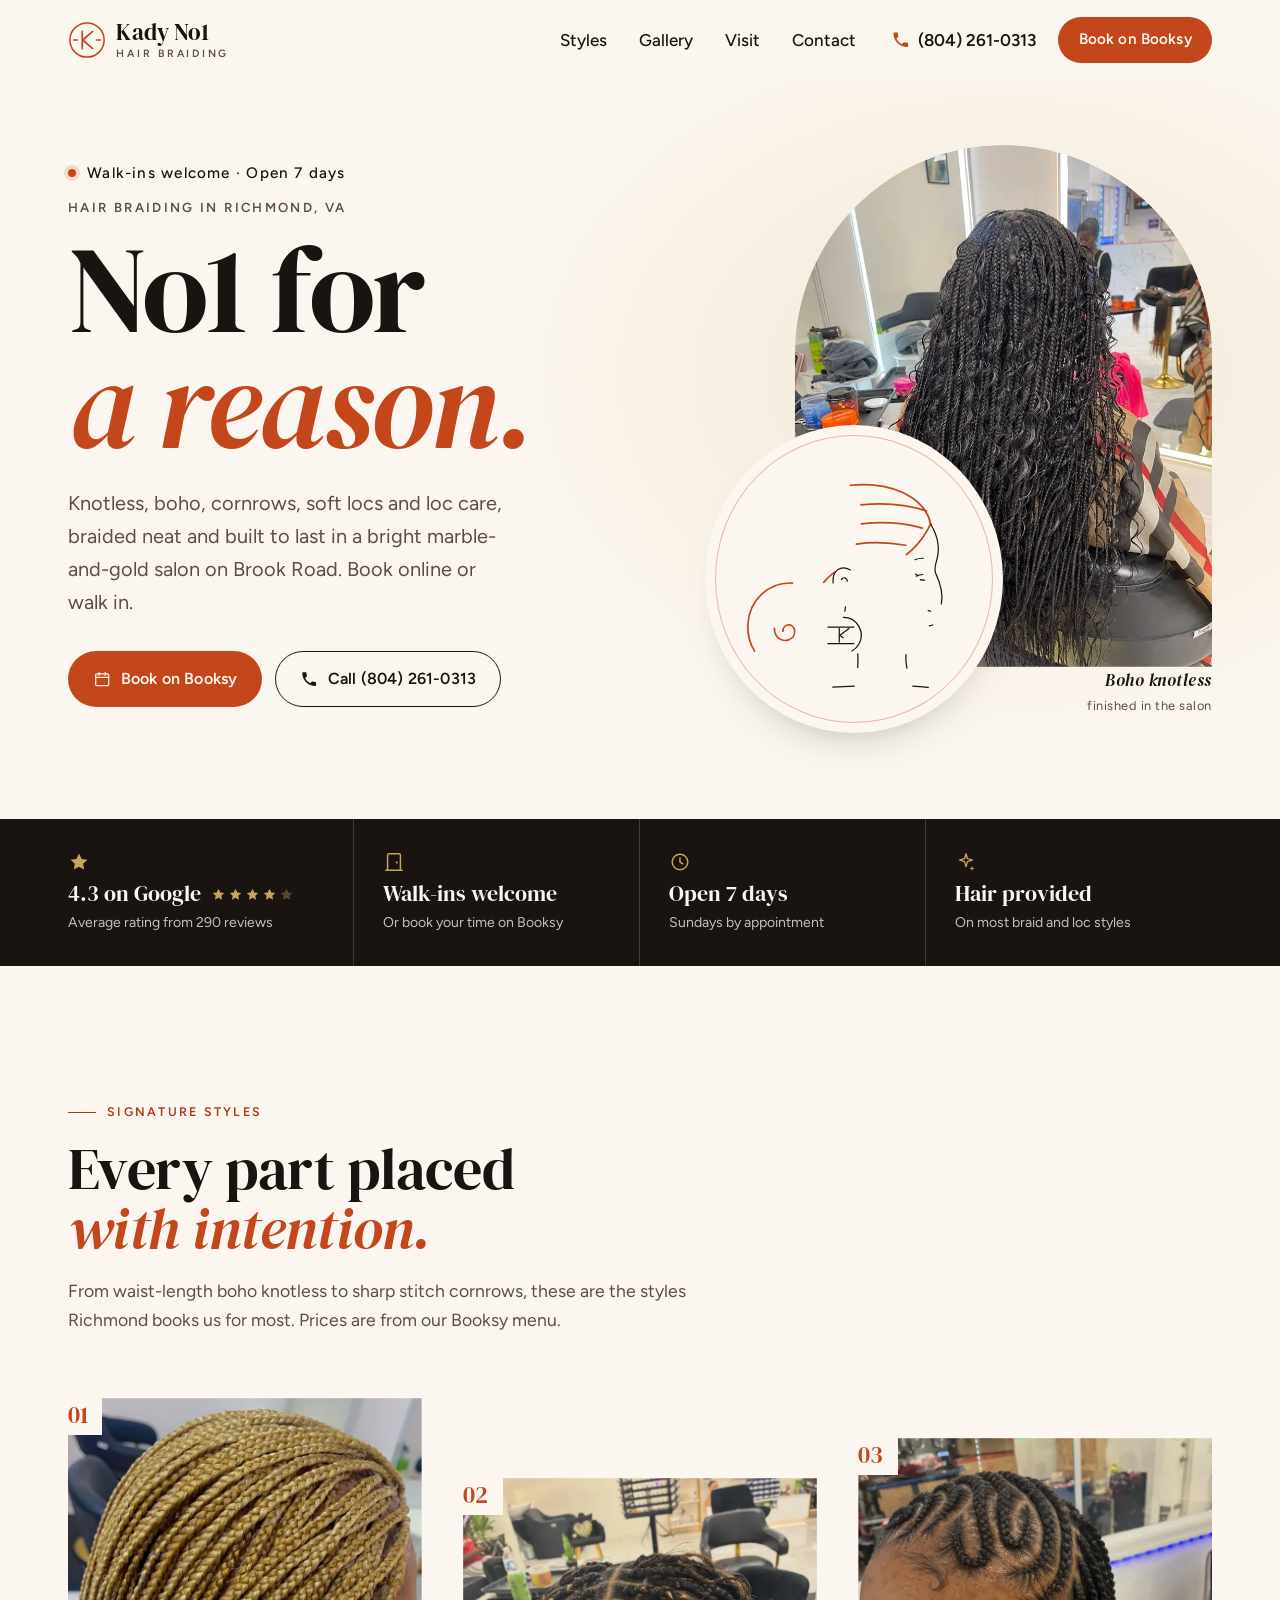
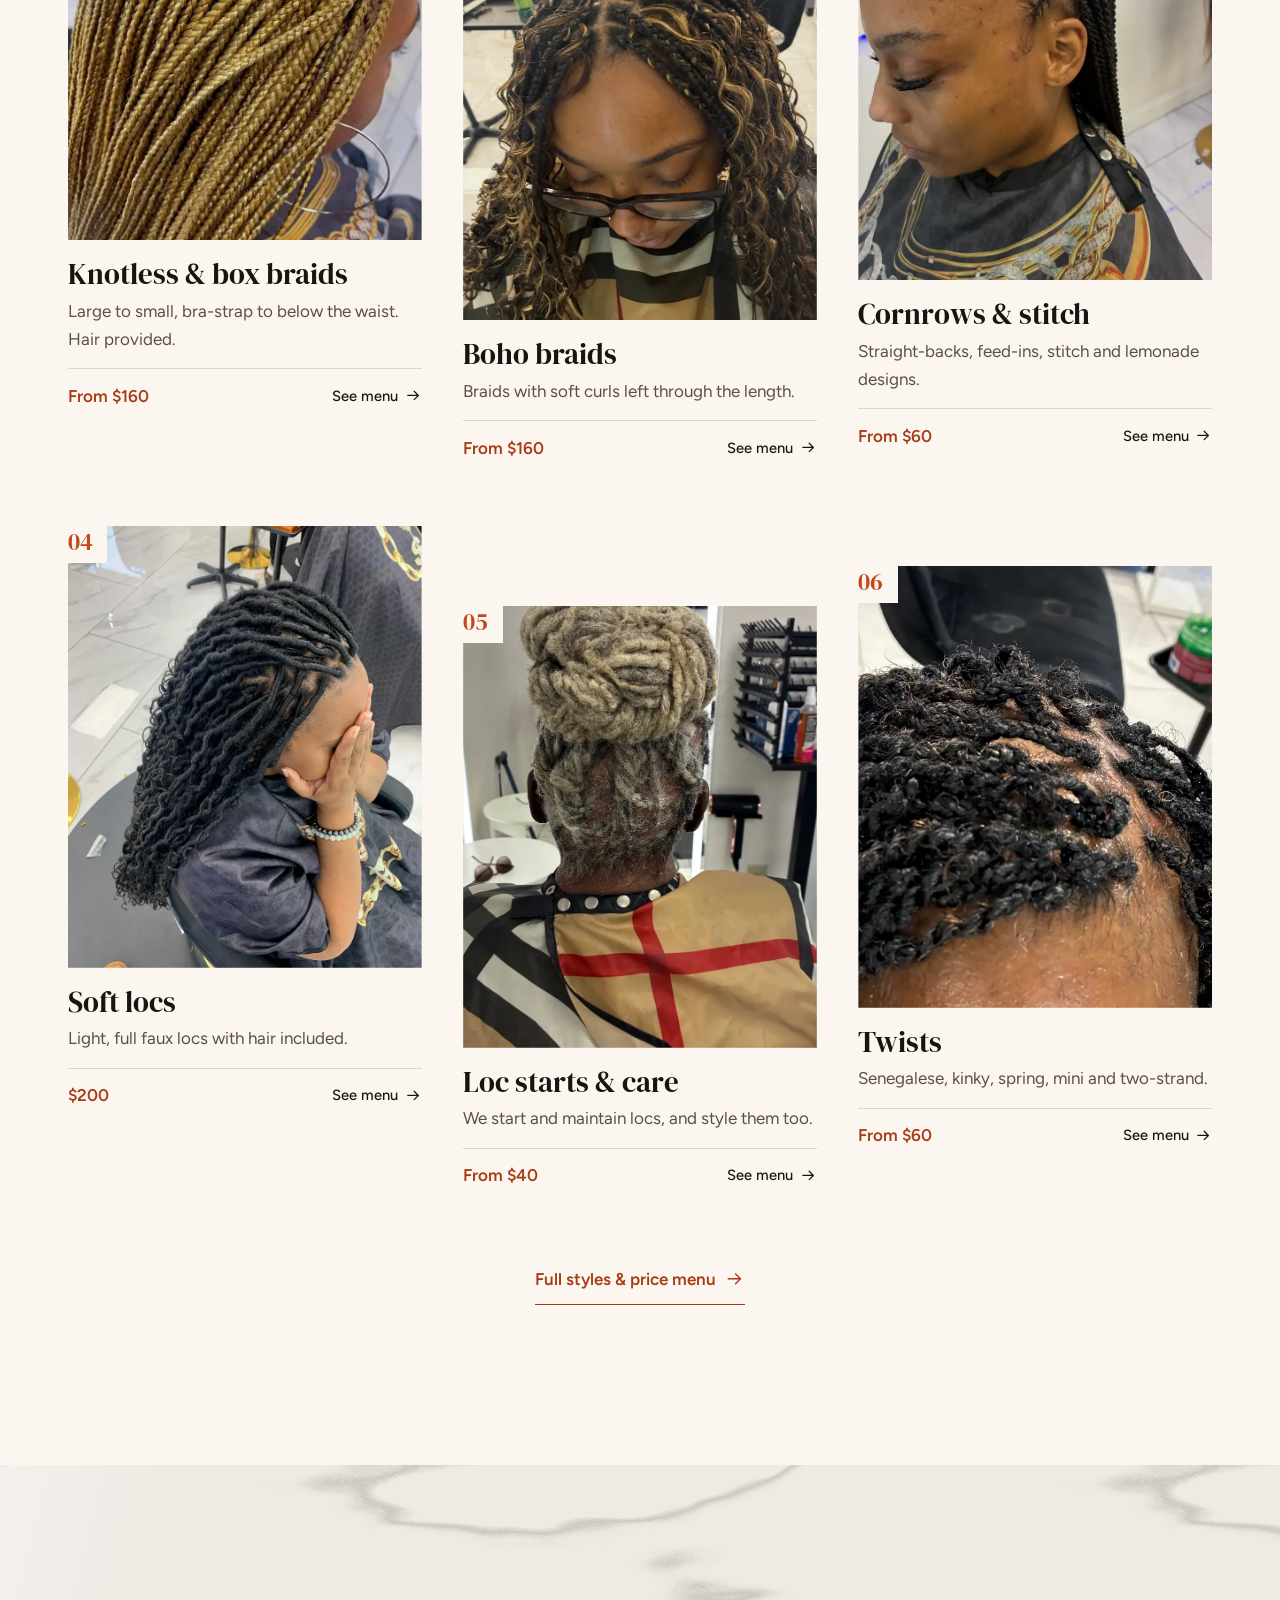
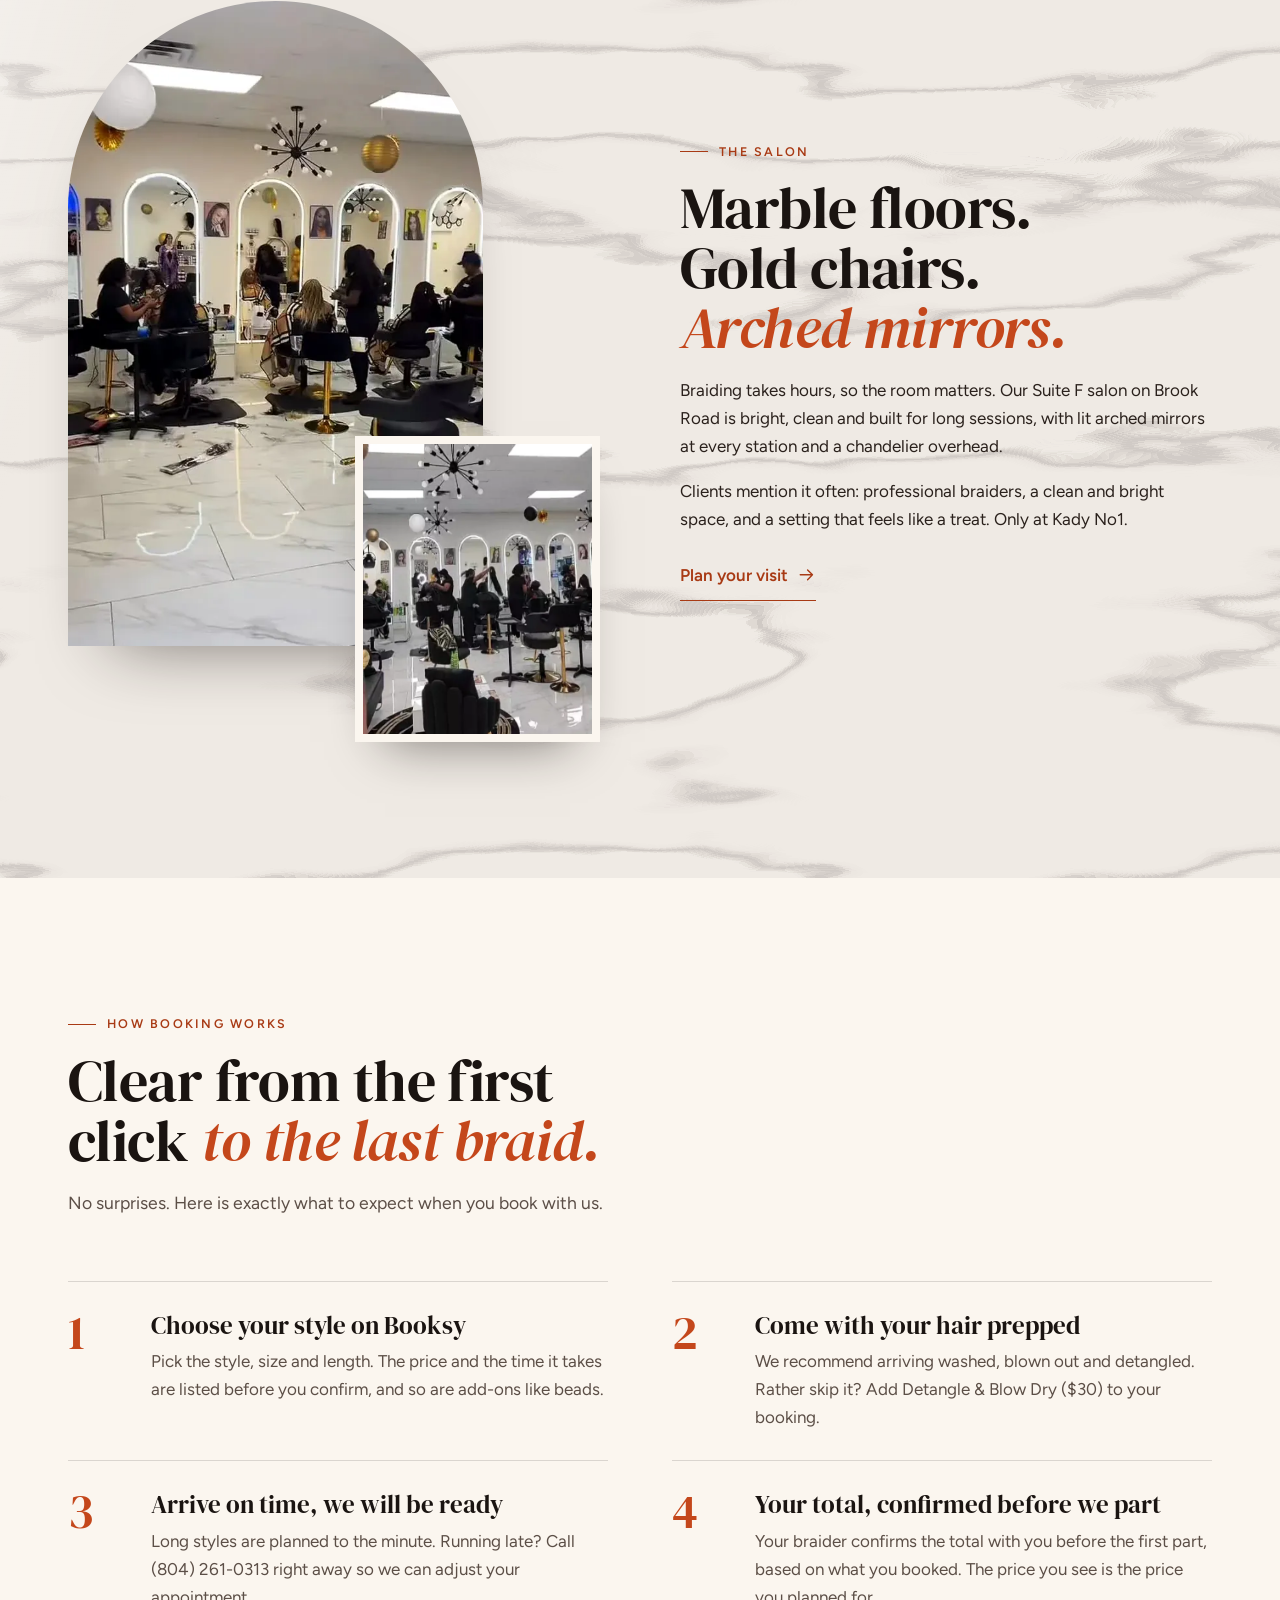
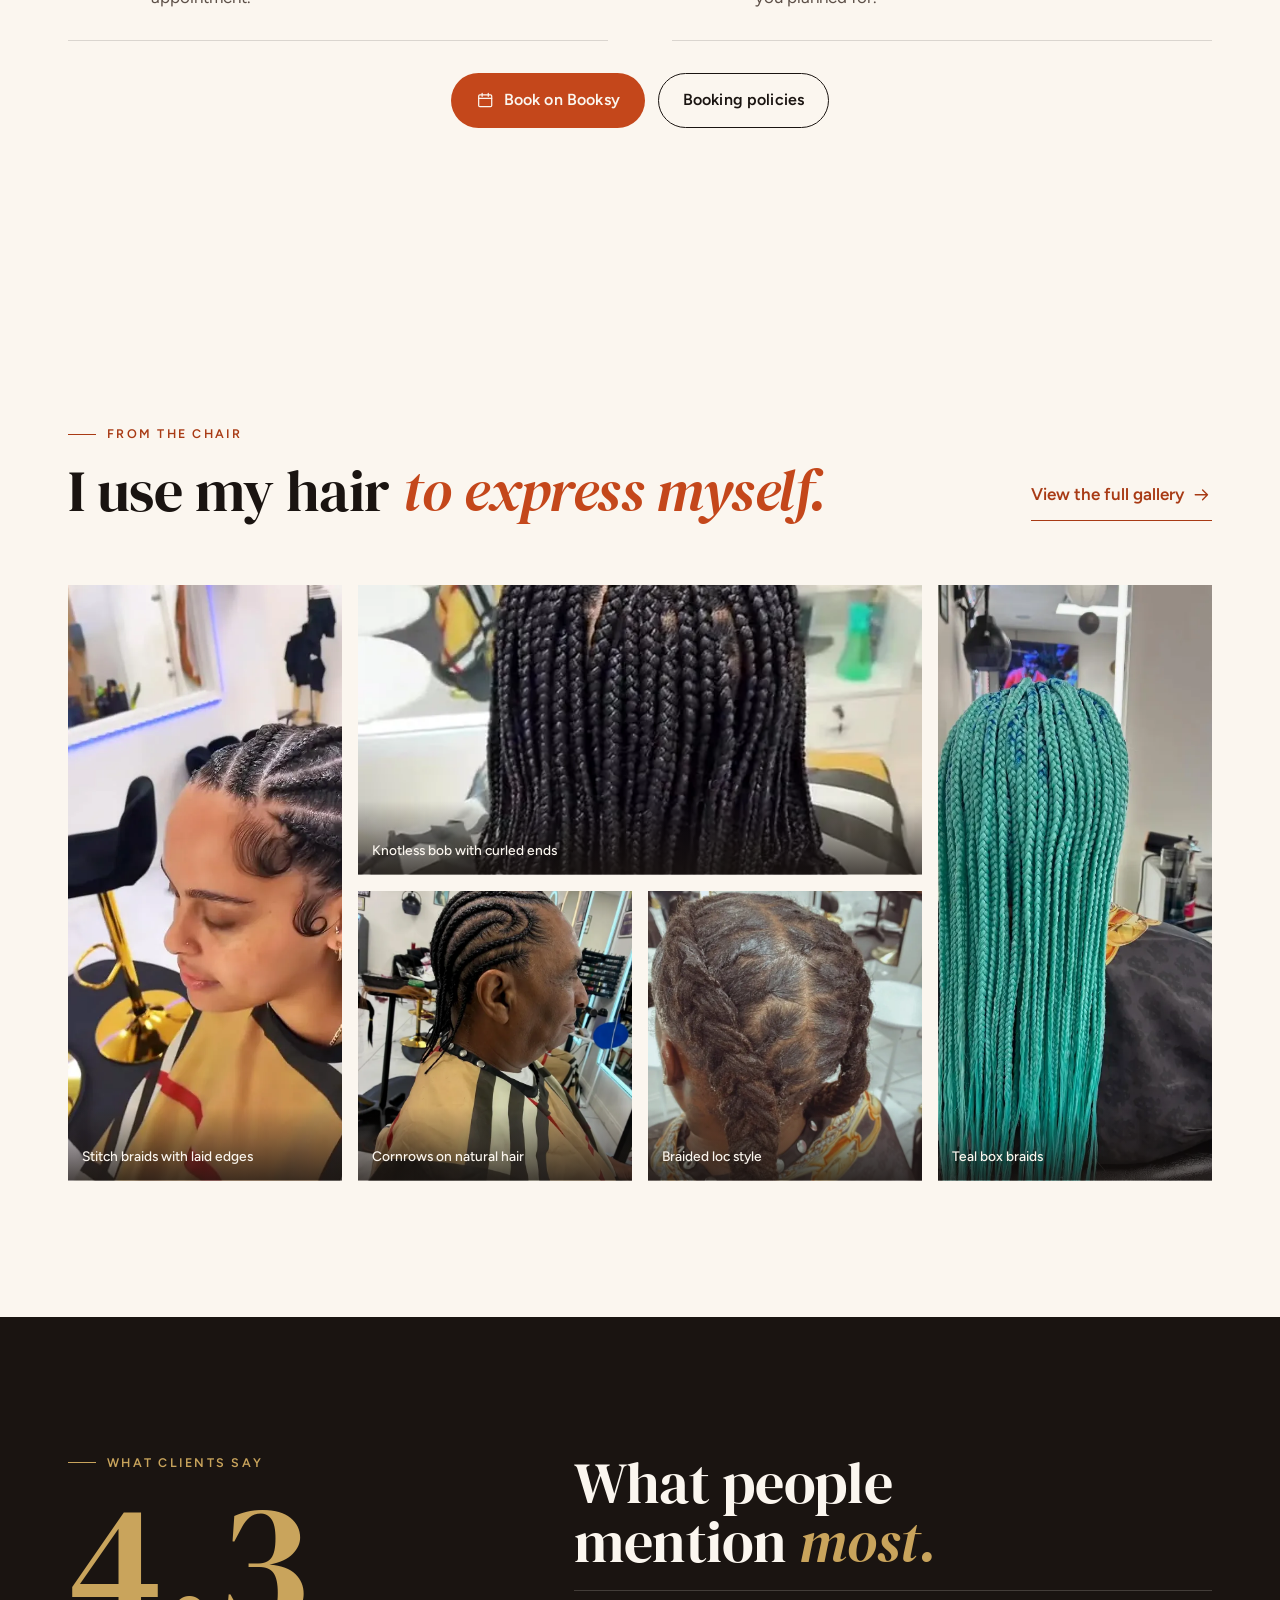
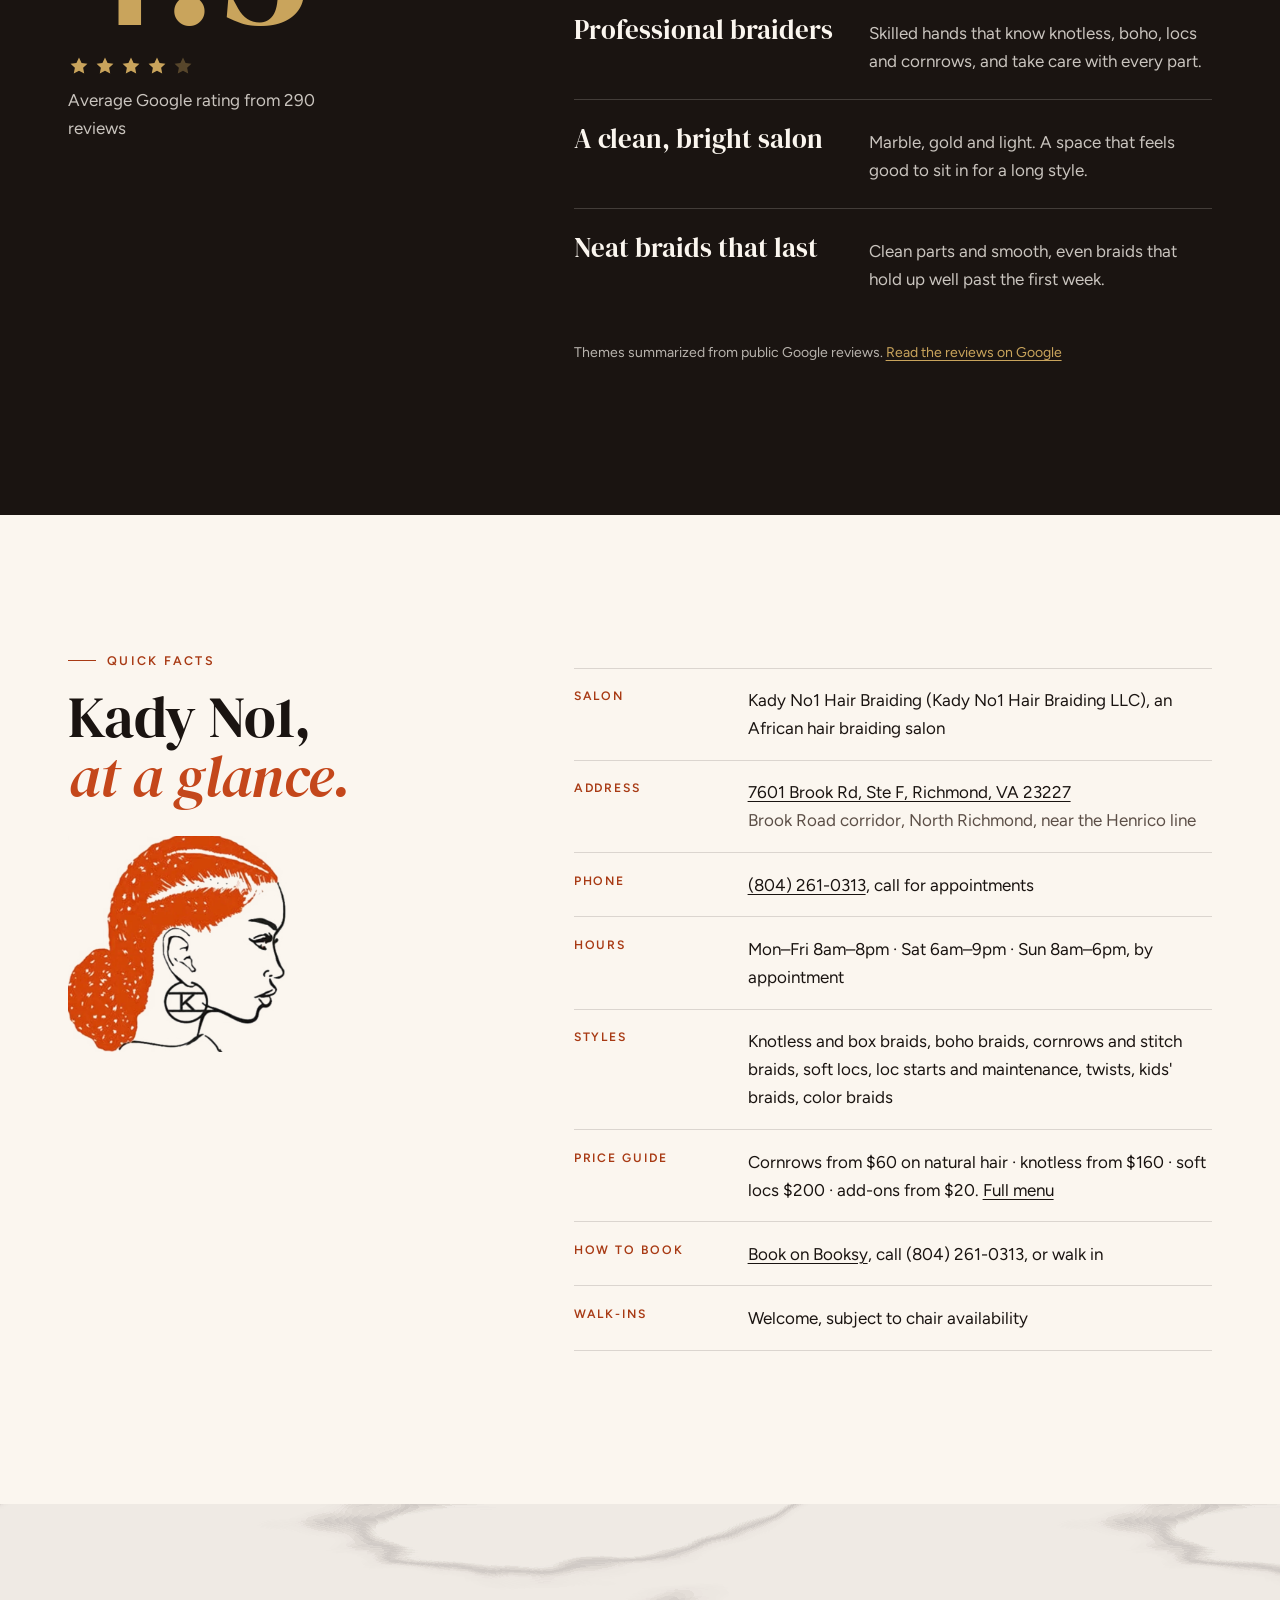
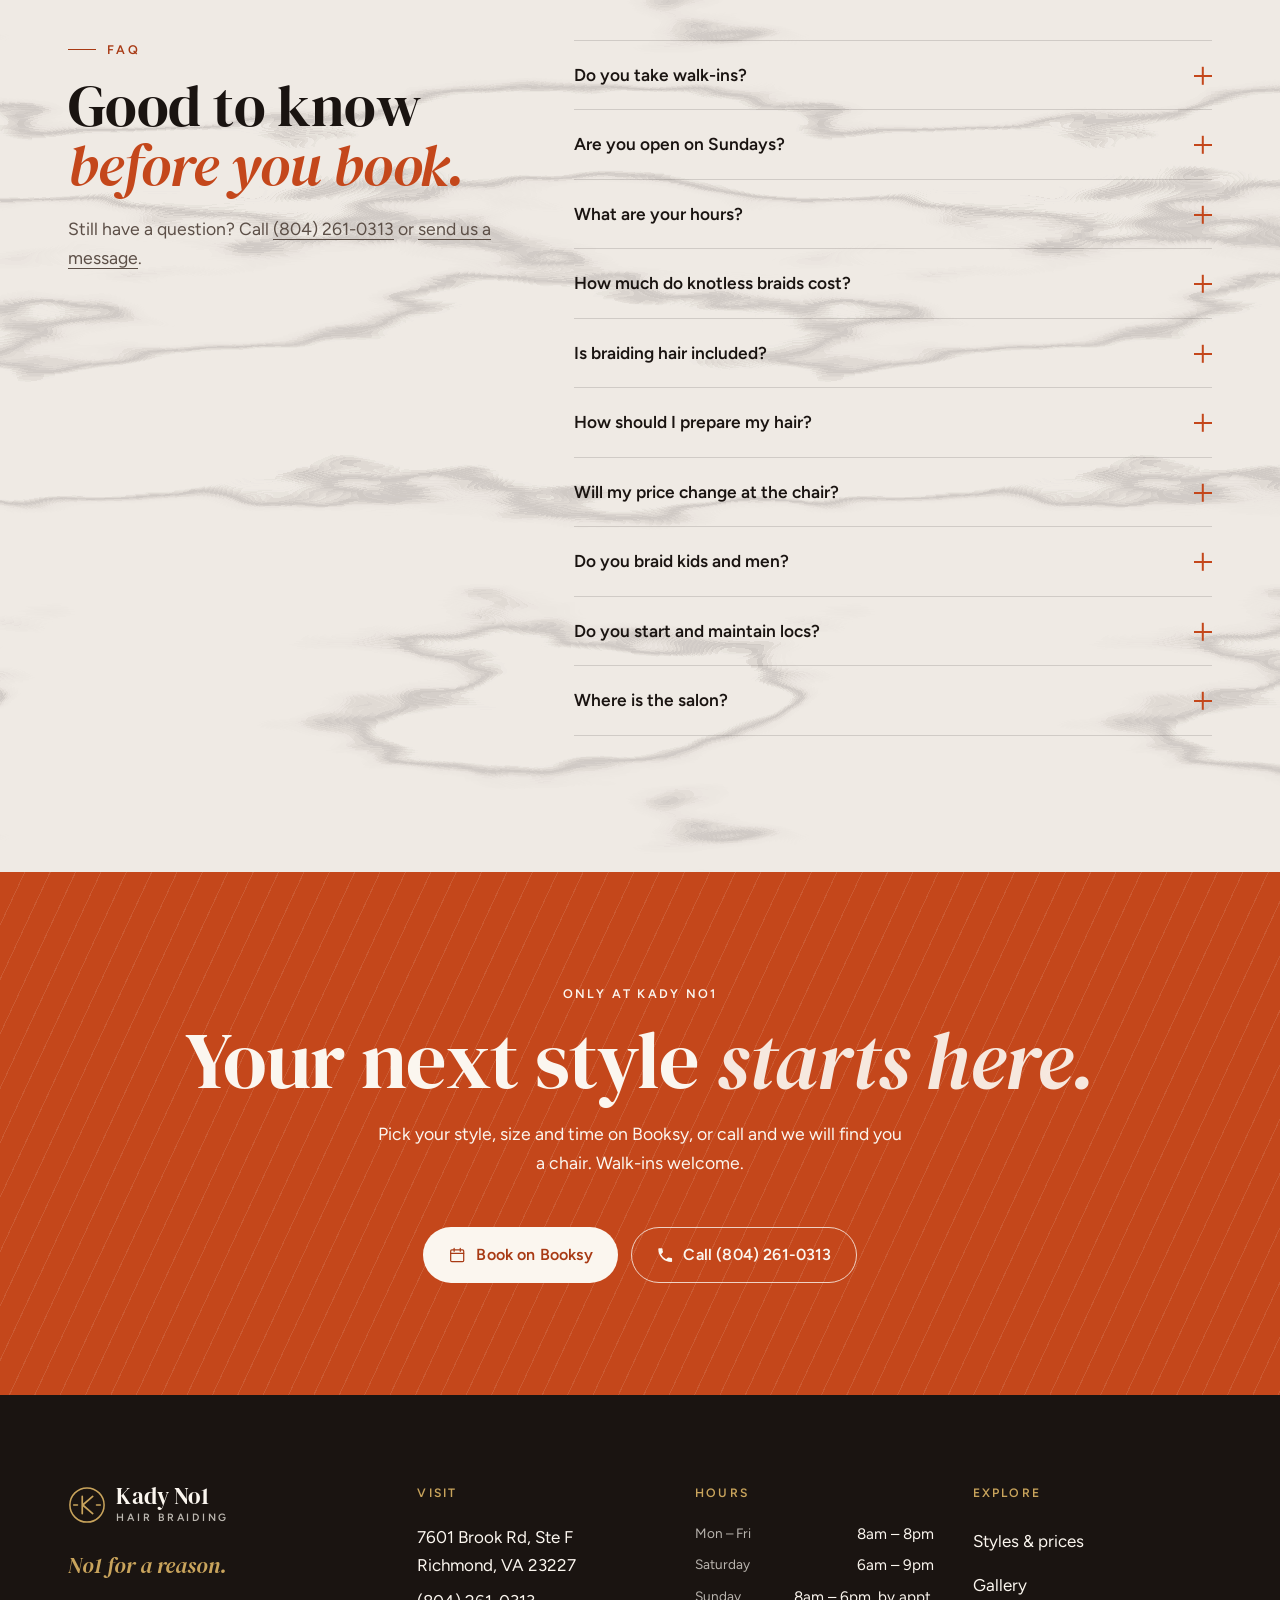
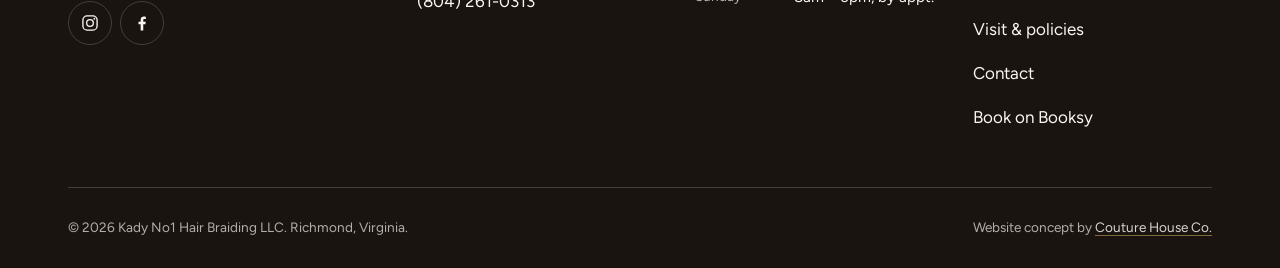
<file: index.html>
<!doctype html>
<html lang="en">
<head>
<meta charset="utf-8">
<meta name="viewport" content="width=device-width, initial-scale=1, viewport-fit=cover">
<title>Kady No1 Hair Braiding | Braids in Richmond, VA</title>
<meta name="description" content="Knotless, boho, cornrows, soft locs and twists on Brook Road in Richmond, VA. Rated 4.3 on Google. Walk-ins welcome, open 7 days. Book on Booksy.">
<link rel="canonical" href="https://kady-no1-hair-braiding-website.netlify.app/">
<meta name="theme-color" content="#C4471B">
<meta name="robots" content="index, follow, max-image-preview:large">
<meta property="og:type" content="website">
<meta property="og:site_name" content="Kady No 1 Hair Braiding">
<meta property="og:title" content="Kady No1 Hair Braiding | Braids in Richmond, VA">
<meta property="og:description" content="Knotless, boho, cornrows, soft locs and twists on Brook Road in Richmond, VA. Rated 4.3 on Google. Walk-ins welcome, open 7 days. Book on Booksy.">
<meta property="og:url" content="https://kady-no1-hair-braiding-website.netlify.app/">
<meta property="og:image" content="https://kady-no1-hair-braiding-website.netlify.app/assets/img/og.jpg">
<meta property="og:image:width" content="1200">
<meta property="og:image:height" content="630">
<meta property="og:image:alt" content="Kady No1 Hair Braiding, Richmond, VA. No1 for a reason.">
<meta property="og:locale" content="en_US">
<meta name="twitter:card" content="summary_large_image">
<meta name="twitter:title" content="Kady No1 Hair Braiding | Braids in Richmond, VA">
<meta name="twitter:description" content="Knotless, boho, cornrows, soft locs and twists on Brook Road in Richmond, VA. Rated 4.3 on Google. Walk-ins welcome, open 7 days. Book on Booksy.">
<meta name="twitter:image" content="https://kady-no1-hair-braiding-website.netlify.app/assets/img/og.jpg">
<link rel="icon" href="assets/img/favicon.svg" type="image/svg+xml">
<link rel="icon" href="assets/img/favicon-32.png" sizes="32x32" type="image/png">
<link rel="apple-touch-icon" href="assets/img/apple-touch-icon.png">
<link rel="manifest" href="site.webmanifest">
<link rel="preload" href="assets/fonts/dm-serif-display-latin-400-normal.woff2" as="font" type="font/woff2" crossorigin>
<link rel="preload" href="assets/fonts/figtree-latin-wght-normal.woff2" as="font" type="font/woff2" crossorigin>
<link rel="preload" as="image" href="assets/img/boho-knotless-long.webp" imagesrcset="assets/img/boho-knotless-long-800.webp 800w, assets/img/boho-knotless-long.webp 1200w" imagesizes="(min-width: 900px) 40vw, 90vw" fetchpriority="high">
<link rel="stylesheet" href="assets/css/fonts.css?v=20260930b">
<link rel="stylesheet" href="assets/css/site.css?v=20260930b">
<script>document.documentElement.classList.add('js')</script>
<script src="assets/js/site.js" defer></script>
<script type="application/ld+json">{"@context":"https://schema.org","@graph":[{"@type":"HairSalon","@id":"https://kady-no1-hair-braiding-website.netlify.app/#salon","name":"Kady No 1 Hair Braiding","legalName":"Kady No1 Hair Braiding LLC","alternateName":["Kady No1 Hair Braiding","Kady No1 Hair Braiding LLC"],"slogan":"No1 for a reason","description":"African hair braiding salon on Brook Road in Richmond, VA: knotless and box braids, boho braids, cornrows and stitch braids, soft locs, loc starts and maintenance, twists and kids’ braids. Walk-ins welcome; book on Booksy.","url":"https://kady-no1-hair-braiding-website.netlify.app/","logo":"https://kady-no1-hair-braiding-website.netlify.app/assets/img/icon-512.png","image":["https://kady-no1-hair-braiding-website.netlify.app/assets/img/og.jpg","https://kady-no1-hair-braiding-website.netlify.app/assets/img/salon-arched-mirrors.webp","https://kady-no1-hair-braiding-website.netlify.app/assets/img/boho-knotless-long.webp"],"telephone":"+1-804-261-0313","address":{"@type":"PostalAddress","streetAddress":"7601 Brook Rd, Ste F","addressLocality":"Richmond","addressRegion":"VA","postalCode":"23227","addressCountry":"US"},"hasMap":"https://www.google.com/maps/search/?api=1&query=Kady+No1+Hair+Braiding+7601+Brook+Rd+Ste+F+Richmond+VA+23227","openingHoursSpecification":[{"@type":"OpeningHoursSpecification","dayOfWeek":["Monday","Tuesday","Wednesday","Thursday","Friday"],"opens":"08:00","closes":"20:00"},{"@type":"OpeningHoursSpecification","dayOfWeek":"Saturday","opens":"06:00","closes":"21:00"},{"@type":"OpeningHoursSpecification","dayOfWeek":"Sunday","opens":"08:00","closes":"18:00"}],"areaServed":[{"@type":"City","name":"Richmond, VA"},{"@type":"AdministrativeArea","name":"Henrico County, VA"}],"sameAs":["https://www.instagram.com/kadyno1hairbraiding/","https://www.facebook.com/kadyno1hairbraiding/","https://booksy.com/en-us/1362588_kady-no1-hair-braiding-llc_braids-locs_134575_richmond"],"amenityFeature":[{"@type":"LocationFeatureSpecification","name":"Walk-ins welcome","value":true},{"@type":"LocationFeatureSpecification","name":"Parking","value":true},{"@type":"LocationFeatureSpecification","name":"Wheelchair accessible","value":true},{"@type":"LocationFeatureSpecification","name":"Wi-Fi","value":true}],"potentialAction":{"@type":"ReserveAction","target":{"@type":"EntryPoint","urlTemplate":"https://booksy.com/en-us/1362588_kady-no1-hair-braiding-llc_braids-locs_134575_richmond","actionPlatform":["https://schema.org/DesktopWebPlatform","https://schema.org/MobileWebPlatform"]},"result":{"@type":"Reservation","name":"Hair braiding appointment"}},"aggregateRating":{"@type":"AggregateRating","ratingValue":"4.3","reviewCount":"290","bestRating":"5"},"hasOfferCatalog":{"@type":"OfferCatalog","name":"Braiding, locs and twists menu","itemListElement":[{"@type":"OfferCatalog","name":"Knotless & Box Braids","itemListElement":[{"@type":"Offer","price":"200","priceCurrency":"USD","url":"https://booksy.com/en-us/1362588_kady-no1-hair-braiding-llc_braids-locs_134575_richmond","itemOffered":{"@type":"Service","name":"Knotless braids","description":"Braiding hair provided. About 4 hr."}},{"@type":"Offer","price":"160","priceCurrency":"USD","url":"https://booksy.com/en-us/1362588_kady-no1-hair-braiding-llc_braids-locs_134575_richmond","itemOffered":{"@type":"Service","name":"Large knotless / box braids / boho / goddess","description":"Bra-strap length, hair included. About 3 hr 30 min."}},{"@type":"Offer","price":"220","priceCurrency":"USD","url":"https://booksy.com/en-us/1362588_kady-no1-hair-braiding-llc_braids-locs_134575_richmond","itemOffered":{"@type":"Service","name":"Medium knotless / box braids / boho / goddess","description":"Braiding hair provided; bring curly hair or buy it here. About 4 hr."}},{"@type":"Offer","price":"260","priceCurrency":"USD","url":"https://booksy.com/en-us/1362588_kady-no1-hair-braiding-llc_braids-locs_134575_richmond","itemOffered":{"@type":"Service","name":"Small-medium knotless","description":"Braiding hair provided. About 6 hr."}},{"@type":"Offer","price":"360","priceCurrency":"USD","url":"https://booksy.com/en-us/1362588_kady-no1-hair-braiding-llc_braids-locs_134575_richmond","itemOffered":{"@type":"Service","name":"Small knotless","description":"Braiding hair provided. About 8 hr."}},{"@type":"Offer","price":"180","priceCurrency":"USD","url":"https://booksy.com/en-us/1362588_kady-no1-hair-braiding-llc_braids-locs_134575_richmond","itemOffered":{"@type":"Service","name":"Box braids","description":"Braiding hair provided. About 4 hr."}},{"@type":"Offer","price":"460","priceCurrency":"USD","url":"https://booksy.com/en-us/1362588_kady-no1-hair-braiding-llc_braids-locs_134575_richmond","itemOffered":{"@type":"Service","name":"Extra-long box braids / knotless / boho","description":"Below-the-waist length; hair provided, price depends on size. About 8 hr."}},{"@type":"Offer","price":"260","priceCurrency":"USD","url":"https://booksy.com/en-us/1362588_kady-no1-hair-braiding-llc_braids-locs_134575_richmond","itemOffered":{"@type":"Service","name":"Micro braids","description":"Hair included, or bring your own. About 5 hr 30 min."}},{"@type":"Offer","price":"460","priceCurrency":"USD","url":"https://booksy.com/en-us/1362588_kady-no1-hair-braiding-llc_braids-locs_134575_richmond","itemOffered":{"@type":"Service","name":"Micro / mini braids","description":"Hair included. About 8 hr."}},{"@type":"Offer","price":"120","priceCurrency":"USD","url":"https://booksy.com/en-us/1362588_kady-no1-hair-braiding-llc_braids-locs_134575_richmond","itemOffered":{"@type":"Service","name":"Single braids","description":"Braiding hair provided. About 2 hr 25 min."}}]},{"@type":"OfferCatalog","name":"Boho Braids","itemListElement":[{"@type":"Offer","price":"220","priceCurrency":"USD","url":"https://booksy.com/en-us/1362588_kady-no1-hair-braiding-llc_braids-locs_134575_richmond","itemOffered":{"@type":"Service","name":"Boho braids","description":"We provide braiding hair; you bring the curly hair. About 4 hr 30 min."}},{"@type":"Offer","price":"160","priceCurrency":"USD","url":"https://booksy.com/en-us/1362588_kady-no1-hair-braiding-llc_braids-locs_134575_richmond","itemOffered":{"@type":"Service","name":"Large boho (bra-strap length)","description":"Hair included. About 3 hr 30 min."}},{"@type":"Offer","price":"220","priceCurrency":"USD","url":"https://booksy.com/en-us/1362588_kady-no1-hair-braiding-llc_braids-locs_134575_richmond","itemOffered":{"@type":"Service","name":"Medium boho","description":"Curly hair: bring your own or buy it here. About 4 hr."}},{"@type":"Offer","price":"460","priceCurrency":"USD","url":"https://booksy.com/en-us/1362588_kady-no1-hair-braiding-llc_braids-locs_134575_richmond","itemOffered":{"@type":"Service","name":"Extra-long boho","description":"Below-the-waist length. About 8 hr."}}]},{"@type":"OfferCatalog","name":"Cornrows & Natural Hair","itemListElement":[{"@type":"Offer","price":"90","priceCurrency":"USD","url":"https://booksy.com/en-us/1362588_kady-no1-hair-braiding-llc_braids-locs_134575_richmond","itemOffered":{"@type":"Service","name":"Cornrows, basic","description":"Braiding hair provided. About 1 hr 30 min."}},{"@type":"Offer","price":"120","priceCurrency":"USD","url":"https://booksy.com/en-us/1362588_kady-no1-hair-braiding-llc_braids-locs_134575_richmond","itemOffered":{"@type":"Service","name":"Cornrows, standard","description":"Braiding hair provided. About 2 hr."}},{"@type":"Offer","price":"120","priceCurrency":"USD","url":"https://booksy.com/en-us/1362588_kady-no1-hair-braiding-llc_braids-locs_134575_richmond","itemOffered":{"@type":"Service","name":"Feed-in cornrows","description":"Braiding hair provided. About 3 hr."}},{"@type":"Offer","price":"180","priceCurrency":"USD","url":"https://booksy.com/en-us/1362588_kady-no1-hair-braiding-llc_braids-locs_134575_richmond","itemOffered":{"@type":"Service","name":"Lemonade / tribal braids","description":"Braiding hair provided. About 4 hr."}},{"@type":"Offer","price":"60","priceCurrency":"USD","url":"https://booksy.com/en-us/1362588_kady-no1-hair-braiding-llc_braids-locs_134575_richmond","itemOffered":{"@type":"Service","name":"Regular cornrows on natural hair (straight back or 2 layers)","description":"No added hair. About 2 hr."}},{"@type":"Offer","price":"60","priceCurrency":"USD","url":"https://booksy.com/en-us/1362588_kady-no1-hair-braiding-llc_braids-locs_134575_richmond","itemOffered":{"@type":"Service","name":"Box braids on natural hair","description":"No added hair. About 1 hr."}},{"@type":"Offer","price":"40","priceCurrency":"USD","url":"https://booksy.com/en-us/1362588_kady-no1-hair-braiding-llc_braids-locs_134575_richmond","itemOffered":{"@type":"Service","name":"Men's cornrows","description":"About 35 min."}}]},{"@type":"OfferCatalog","name":"Locs","itemListElement":[{"@type":"Offer","price":"200","priceCurrency":"USD","url":"https://booksy.com/en-us/1362588_kady-no1-hair-braiding-llc_braids-locs_134575_richmond","itemOffered":{"@type":"Service","name":"Faux locs / soft locs","description":"Hair included. About 4 hr 30 min."}},{"@type":"Offer","price":"60","priceCurrency":"USD","url":"https://booksy.com/en-us/1362588_kady-no1-hair-braiding-llc_braids-locs_134575_richmond","itemOffered":{"@type":"Service","name":"Dreadlocks","description":"Loc service; details confirmed at booking. About 1 hr 30 min."}},{"@type":"Offer","price":"40","priceCurrency":"USD","url":"https://booksy.com/en-us/1362588_kady-no1-hair-braiding-llc_braids-locs_134575_richmond","itemOffered":{"@type":"Service","name":"Styling braids or locs","description":"About 30 min."}}]},{"@type":"OfferCatalog","name":"Twists","itemListElement":[{"@type":"Offer","price":"200","priceCurrency":"USD","url":"https://booksy.com/en-us/1362588_kady-no1-hair-braiding-llc_braids-locs_134575_richmond","itemOffered":{"@type":"Service","name":"Senegalese twists","description":"Hair provided. About 4 hr."}},{"@type":"Offer","price":"230","priceCurrency":"USD","url":"https://booksy.com/en-us/1362588_kady-no1-hair-braiding-llc_braids-locs_134575_richmond","itemOffered":{"@type":"Service","name":"Kinky twists","description":"Hair provided. About 5 hr."}},{"@type":"Offer","price":"200","priceCurrency":"USD","url":"https://booksy.com/en-us/1362588_kady-no1-hair-braiding-llc_braids-locs_134575_richmond","itemOffered":{"@type":"Service","name":"Spring twists","description":"You bring the hair. About 5 hr."}},{"@type":"Offer","price":"60","priceCurrency":"USD","url":"https://booksy.com/en-us/1362588_kady-no1-hair-braiding-llc_braids-locs_134575_richmond","itemOffered":{"@type":"Service","name":"Two-strand twists (natural hair)","description":"No added hair. About 2 hr."}},{"@type":"Offer","price":"600","priceCurrency":"USD","url":"https://booksy.com/en-us/1362588_kady-no1-hair-braiding-llc_braids-locs_134575_richmond","itemOffered":{"@type":"Service","name":"Micro / mini twists","description":"Hair included. About 10 hr."}}]},{"@type":"OfferCatalog","name":"Kids' Braids","itemListElement":[{"@type":"Offer","price":"60","priceCurrency":"USD","url":"https://booksy.com/en-us/1362588_kady-no1-hair-braiding-llc_braids-locs_134575_richmond","itemOffered":{"@type":"Service","name":"Kids' cornrows","description":"Braiding hair provided. About 2 hr 30 min."}},{"@type":"Offer","price":"140","priceCurrency":"USD","url":"https://booksy.com/en-us/1362588_kady-no1-hair-braiding-llc_braids-locs_134575_richmond","itemOffered":{"@type":"Service","name":"Kids' box braids","description":"Braiding hair provided. About 4 hr."}}]},{"@type":"OfferCatalog","name":"Extras & add-ons","itemListElement":[{"@type":"Offer","price":"30","priceCurrency":"USD","url":"https://booksy.com/en-us/1362588_kady-no1-hair-braiding-llc_braids-locs_134575_richmond","itemOffered":{"@type":"Service","name":"Shampoo & blow dry","description":"About 30 min."}},{"@type":"Offer","price":"30","priceCurrency":"USD","url":"https://booksy.com/en-us/1362588_kady-no1-hair-braiding-llc_braids-locs_134575_richmond","itemOffered":{"@type":"Service","name":"Detangle & blow dry","description":"About 30 min."}},{"@type":"Offer","price":"20","priceCurrency":"USD","url":"https://booksy.com/en-us/1362588_kady-no1-hair-braiding-llc_braids-locs_134575_richmond","itemOffered":{"@type":"Service","name":"Add beads or jewelry to braids","description":"About 1 hr."}},{"@type":"Offer","price":"40","priceCurrency":"USD","url":"https://booksy.com/en-us/1362588_kady-no1-hair-braiding-llc_braids-locs_134575_richmond","itemOffered":{"@type":"Service","name":"Big goddess braids","description":"About 30 min."}},{"@type":"Offer","price":"30","priceCurrency":"USD","url":"https://booksy.com/en-us/1362588_kady-no1-hair-braiding-llc_braids-locs_134575_richmond","itemOffered":{"@type":"Service","name":"Take out: cornrows, weave or crochet","description":"About 30 min."}},{"@type":"Offer","price":"60","priceCurrency":"USD","url":"https://booksy.com/en-us/1362588_kady-no1-hair-braiding-llc_braids-locs_134575_richmond","itemOffered":{"@type":"Service","name":"Take out: single braids","description":"About 1 hr 30 min."}},{"@type":"Offer","price":"120","priceCurrency":"USD","url":"https://booksy.com/en-us/1362588_kady-no1-hair-braiding-llc_braids-locs_134575_richmond","itemOffered":{"@type":"Service","name":"Sew-in weave (bring your own hair)","description":"About 1 hr 30 min."}},{"@type":"Offer","price":"120","priceCurrency":"USD","url":"https://booksy.com/en-us/1362588_kady-no1-hair-braiding-llc_braids-locs_134575_richmond","itemOffered":{"@type":"Service","name":"Crochet braids (bring your own hair)","description":"About 2 hr."}}]}]}},{"@type":"WebSite","@id":"https://kady-no1-hair-braiding-website.netlify.app/#website","name":"Kady No 1 Hair Braiding","url":"https://kady-no1-hair-braiding-website.netlify.app/","publisher":{"@id":"https://kady-no1-hair-braiding-website.netlify.app/#salon"},"inLanguage":"en-US"},{"@type":"FAQPage","mainEntity":[{"@type":"Question","name":"Do you take walk-ins?","acceptedAnswer":{"@type":"Answer","text":"Yes, walk-ins are welcome. Booking on Booksy is the best way to guarantee your time, especially for longer styles like small knotless."}},{"@type":"Question","name":"Are you open on Sundays?","acceptedAnswer":{"@type":"Answer","text":"Yes. We are open Sundays by appointment, 8am to 6pm. Book on Booksy or call (804) 261-0313."}},{"@type":"Question","name":"What are your hours?","acceptedAnswer":{"@type":"Answer","text":"Monday to Friday 8am to 8pm, Saturday 6am to 9pm, and Sunday 8am to 6pm by appointment."}},{"@type":"Question","name":"How much do knotless braids cost?","acceptedAnswer":{"@type":"Answer","text":"On our Booksy menu, knotless braids start at $160 for large, bra-strap length. Medium is $220, small-medium $260 and small $360, with braiding hair provided."}},{"@type":"Question","name":"Is braiding hair included?","acceptedAnswer":{"@type":"Answer","text":"For most braids, twists and soft locs on our menu, yes, we provide the braiding hair. For boho styles you bring the curly hair, and for sew-ins and crochet you bring your own hair."}},{"@type":"Question","name":"How should I prepare my hair?","acceptedAnswer":{"@type":"Answer","text":"We recommend arriving with your hair washed, blown out and detangled. If you would rather we handle it, add Detangle & Blow Dry ($30) when you book."}},{"@type":"Question","name":"Will my price change at the chair?","acceptedAnswer":{"@type":"Answer","text":"Your price is set by the style, size and length you choose on Booksy, and add-ons are listed there too. Your braider confirms the total with you before starting."}},{"@type":"Question","name":"Do you braid kids and men?","acceptedAnswer":{"@type":"Answer","text":"Yes. Kids' cornrows and kids' box braids are on the menu, and men's cornrows start at $40."}},{"@type":"Question","name":"Do you start and maintain locs?","acceptedAnswer":{"@type":"Answer","text":"Yes, we start and maintain locs, and we also install soft locs and faux locs."}},{"@type":"Question","name":"Where is the salon?","acceptedAnswer":{"@type":"Answer","text":"We are at 7601 Brook Rd, Ste F, Richmond, VA 23227, on the Brook Road corridor in North Richmond near the Henrico line."}}]}]}</script>
</head>
<body>
<a class="skip" href="#main">Skip to content</a>
<header class="site-header" data-header>
  <div class="wrap header-inner">
    <a class="brand" href="index.html" aria-label="Kady No1 Hair Braiding, home"><svg class="brand-mark" viewBox="0 0 40 40" aria-hidden="true" focusable="false"><circle cx="20" cy="20" r="18" fill="none" stroke="currentColor" stroke-width="1.6"/><path d="M15 11v18M26 11l-10.5 9L26 29" fill="none" stroke="currentColor" stroke-width="1.8" stroke-linecap="round" stroke-linejoin="round"/><path d="M6 20h4M30 20h4" stroke="currentColor" stroke-width="1.6" stroke-linecap="round"/></svg><span class="brand-word"><span class="brand-name">Kady No1</span><span class="brand-sub">Hair Braiding</span></span></a>
    <nav class="nav" id="site-nav" aria-label="Main">
      <ul class="nav-list"><li><a href="styles.html">Styles</a></li><li><a href="gallery.html">Gallery</a></li><li><a href="visit.html">Visit</a></li><li><a href="contact.html">Contact</a></li></ul>
      <div class="nav-extra">
        <a class="nav-phone" href="tel:+18042610313"><svg class="ico" viewBox="0 0 24 24" aria-hidden="true" focusable="false" fill="currentColor"><path d="M6.6 10.8a15.1 15.1 0 0 0 6.6 6.6l2.2-2.2a1 1 0 0 1 1-.25 11.4 11.4 0 0 0 3.6.57 1 1 0 0 1 1 1V20a1 1 0 0 1-1 1A17 17 0 0 1 3 4a1 1 0 0 1 1-1h3.5a1 1 0 0 1 1 1c0 1.25.2 2.45.57 3.57a1 1 0 0 1-.25 1z"/></svg><span>(804) 261-0313</span></a>
        <a class="btn btn-rust btn-sm" href="https://booksy.com/en-us/1362588_kady-no1-hair-braiding-llc_braids-locs_134575_richmond" target="_blank" rel="noopener">Book on Booksy</a>
      </div>
    </nav>
    <button class="menu-btn" type="button" aria-expanded="false" aria-controls="site-nav" data-menu-btn>
      <span class="menu-lines" aria-hidden="true"><span></span><span></span></span><span class="menu-label">Menu</span>
    </button>
  </div>
</header>
<main id="main">
<section class="hero" data-hero>
  <div class="wrap hero-grid">
    <div class="hero-copy">
      <p class="eyebrow hero-eyebrow"><span class="dot" aria-hidden="true"></span>Walk-ins welcome &middot; Open 7 days</p>
      <h1 class="hero-title"><span class="hero-kicker">Hair braiding in Richmond, VA</span><span class="hero-line">No1 for</span> <span class="hero-line"><em>a reason.</em></span></h1>
      <p class="hero-lead">Knotless, boho, cornrows, soft locs and loc care, braided neat and built to last in a bright marble-and-gold salon on Brook Road. Book online or walk in.</p>
      <div class="btn-row">
        <a class="btn btn-rust" href="https://booksy.com/en-us/1362588_kady-no1-hair-braiding-llc_braids-locs_134575_richmond" target="_blank" rel="noopener"><svg class="ico" viewBox="0 0 24 24" aria-hidden="true" focusable="false" fill="currentColor"><rect x="3.5" y="5" width="17" height="15.5" rx="1.5" fill="none" stroke="currentColor" stroke-width="1.6"/><path d="M3.5 9.5h17M8 3v4M16 3v4" fill="none" stroke="currentColor" stroke-width="1.6" stroke-linecap="round"/></svg>Book on Booksy</a>
        <a class="btn btn-ghost" href="tel:+18042610313"><svg class="ico" viewBox="0 0 24 24" aria-hidden="true" focusable="false" fill="currentColor"><path d="M6.6 10.8a15.1 15.1 0 0 0 6.6 6.6l2.2-2.2a1 1 0 0 1 1-.25 11.4 11.4 0 0 0 3.6.57 1 1 0 0 1 1 1V20a1 1 0 0 1-1 1A17 17 0 0 1 3 4a1 1 0 0 1 1-1h3.5a1 1 0 0 1 1 1c0 1.25.2 2.45.57 3.57a1 1 0 0 1-.25 1z"/></svg>Call (804) 261-0313</a>
      </div>
    </div>
    <div class="hero-visual">
      <div class="hero-arch"><img src="assets/img/boho-knotless-long.webp" srcset="assets/img/boho-knotless-long-800.webp 800w, assets/img/boho-knotless-long.webp 1200w" sizes="(min-width: 900px) 40vw, 90vw" width="1200" height="1500" alt="Long boho knotless braids with curly strands through the length, finished at Kady No1 Hair Braiding" fetchpriority="high" decoding="async"></div>
      <div class="hero-medallion" data-portrait><svg class="portrait" viewBox="20 0 616 616" role="img" aria-labelledby="pt-title" focusable="false"><title id="pt-title">Line drawing of a woman in profile with cornrows swept into a bun and a K hoop earring, the Kady No1 emblem</title><g class="pl-tex"><path d="M560 90C470 60 330 60 230 110C190 132 172 170 170 210"/><path d="M548 140C460 116 340 118 254 160C212 182 192 222 190 262"/><path d="M500 190C420 176 330 180 268 214C232 234 214 266 212 300"/></g><path class="pl pl-hair" d="M572 128C560 70 500 22 400 14C300 8 214 40 176 110C152 160 150 236 170 300" pathLength="1"/><path class="pl pl-hair" d="M170 300C100 296 44 350 40 420C36 500 96 556 160 552C220 548 262 500 262 440C262 400 250 372 232 350" pathLength="1"/><path class="pl pl-hair" d="M572 128C552 170 520 206 486 228C450 250 400 250 352 256" pathLength="1"/><path class="pl pl-hair" d="M292 268C262 290 244 318 232 350" pathLength="1"/><path class="pl pl-hair" d="M560 90C470 60 330 60 230 110C190 132 172 170 170 210" pathLength="1"/><path class="pl pl-hair" d="M548 140C460 116 340 118 254 160C212 182 192 222 190 262" pathLength="1"/><path class="pl pl-hair" d="M500 190C420 176 330 180 268 214C232 234 214 266 212 300" pathLength="1"/><path class="pl pl-hair" d="M142 440C142 418 172 414 176 438C180 468 138 478 122 452C104 418 140 384 184 402C224 420 226 478 194 506" pathLength="1"/><path class="pl pl-face" d="M572 128C590 158 600 196 590 232C586 246 582 258 586 270C600 300 612 340 600 372C596 384 580 390 566 396C578 404 584 414 578 422C570 428 560 432 552 436C566 440 574 448 568 458C560 466 554 474 556 486C556 498 544 506 526 508C490 512 452 500 420 482" pathLength="1"/><path class="pl pl-face" d="M526 232C546 224 566 228 582 238" pathLength="1"/><path class="pl pl-face" d="M530 280C544 272 562 274 574 284" pathLength="1"/><path class="pl pl-face" d="M534 278L520 268" pathLength="1"/><path class="pl pl-face" d="M542 290C552 293 562 291 570 286" pathLength="1"/><path class="pl pl-face" d="M572 382C566 378 560 380 558 386" pathLength="1"/><path class="pl pl-face" d="M578 422L554 428" pathLength="1"/><path class="pl pl-face" d="M500 508C498 540 506 566 520 600" pathLength="1"/><path class="pl pl-face" d="M360 506C362 540 358 572 350 600" pathLength="1"/><path class="pl pl-face" d="M350 600C300 603 250 604 200 604" pathLength="1"/><path class="pl pl-face" d="M520 600C560 603 596 606 626 610" pathLength="1"/><path class="pl pl-face" d="M338 262C312 246 286 262 288 296C290 330 304 356 324 368C336 374 346 366 344 354" pathLength="1"/><path class="pl pl-face" d="M312 290C318 280 332 284 330 300C328 314 336 322 342 324" pathLength="1"/><path class="pl pl-ear" d="M324 369L320 400" pathLength="1"/><path class="pl pl-ear" d="M318 400A52 52 0 1 1 317.9 400" pathLength="1"/><path class="pl pl-ear" d="M306 432V472M334 432L308 452L334 472" pathLength="1"/><path class="pl pl-ear" d="M273 428H363M273 476H363" pathLength="1"/></svg></div>
      <p class="hero-caption"><span>Boho knotless</span> finished in the salon</p>
    </div>
  </div>
</section>

<section class="trust" aria-label="Why clients choose Kady No1">
  <ul class="wrap trust-list">
    <li><svg class="ico trust-ico" viewBox="0 0 24 24" aria-hidden="true" focusable="false" fill="currentColor"><path d="M12 2.8l2.8 5.9 6.4.8-4.7 4.4 1.2 6.4L12 17.2l-5.7 3.1 1.2-6.4L2.8 9.5l6.4-.8z"/></svg><span class="trust-big">4.3 on Google <span class="stars" aria-hidden="true"><svg class="ico" viewBox="0 0 24 24" aria-hidden="true" focusable="false" fill="currentColor"><path d="M12 2.8l2.8 5.9 6.4.8-4.7 4.4 1.2 6.4L12 17.2l-5.7 3.1 1.2-6.4L2.8 9.5l6.4-.8z"/></svg><svg class="ico" viewBox="0 0 24 24" aria-hidden="true" focusable="false" fill="currentColor"><path d="M12 2.8l2.8 5.9 6.4.8-4.7 4.4 1.2 6.4L12 17.2l-5.7 3.1 1.2-6.4L2.8 9.5l6.4-.8z"/></svg><svg class="ico" viewBox="0 0 24 24" aria-hidden="true" focusable="false" fill="currentColor"><path d="M12 2.8l2.8 5.9 6.4.8-4.7 4.4 1.2 6.4L12 17.2l-5.7 3.1 1.2-6.4L2.8 9.5l6.4-.8z"/></svg><svg class="ico" viewBox="0 0 24 24" aria-hidden="true" focusable="false" fill="currentColor"><path d="M12 2.8l2.8 5.9 6.4.8-4.7 4.4 1.2 6.4L12 17.2l-5.7 3.1 1.2-6.4L2.8 9.5l6.4-.8z"/></svg><span class="star-part"><svg class="ico" viewBox="0 0 24 24" aria-hidden="true" focusable="false" fill="currentColor"><path d="M12 2.8l2.8 5.9 6.4.8-4.7 4.4 1.2 6.4L12 17.2l-5.7 3.1 1.2-6.4L2.8 9.5l6.4-.8z"/></svg></span></span></span><span class="trust-small">Average rating from 290 reviews</span></li>
    <li><svg class="ico trust-ico" viewBox="0 0 24 24" aria-hidden="true" focusable="false" fill="currentColor"><path d="M5 21V4.5A1.5 1.5 0 0 1 6.5 3h11A1.5 1.5 0 0 1 19 4.5V21M3 21h18" fill="none" stroke="currentColor" stroke-width="1.6" stroke-linecap="round"/><circle cx="15" cy="12.5" r="1.1"/></svg><span class="trust-big">Walk-ins welcome</span><span class="trust-small">Or book your time on Booksy</span></li>
    <li><svg class="ico trust-ico" viewBox="0 0 24 24" aria-hidden="true" focusable="false" fill="currentColor"><circle cx="12" cy="12" r="8.5" fill="none" stroke="currentColor" stroke-width="1.6"/><path d="M12 7.5V12l3 2" fill="none" stroke="currentColor" stroke-width="1.6" stroke-linecap="round"/></svg><span class="trust-big">Open 7 days</span><span class="trust-small">Sundays by appointment</span></li>
    <li><svg class="ico trust-ico" viewBox="0 0 24 24" aria-hidden="true" focusable="false" fill="currentColor"><path d="M12 3l1.6 5.4L19 10l-5.4 1.6L12 17l-1.6-5.4L5 10l5.4-1.6z" fill="none" stroke="currentColor" stroke-width="1.5" stroke-linejoin="round"/><path d="M18.5 16l.7 2.3 2.3.7-2.3.7-.7 2.3-.7-2.3-2.3-.7 2.3-.7z"/></svg><span class="trust-big">Hair provided</span><span class="trust-small">On most braid and loc styles</span></li>
  </ul>
</section>

<section class="section signature" aria-labelledby="sig-title">
  <div class="wrap">
    <div class="section-head">
      <p class="eyebrow">Signature styles</p>
      <h2 id="sig-title" class="h2 reveal">Every part placed <em>with intention.</em></h2>
      <p class="section-lead reveal">From waist-length boho knotless to sharp stitch cornrows, these are the styles Richmond books us for most. Prices are from our Booksy menu.</p>
    </div>
    <ol class="sig-list"><li class="sig-item reveal">
        <a class="sig-link" href="styles.html#knotless">
          <span class="sig-media part-reveal"><img src="assets/img/blonde-small-box-braids.webp" width="720" height="899" alt="Small honey-blonde box braids swept over one shoulder" loading="lazy" decoding="async"></span>
          <span class="sig-num" aria-hidden="true">01</span>
          <span class="sig-body"><span class="sig-name">Knotless &amp; box braids</span><span class="sig-desc">Large to small, bra-strap to below the waist. Hair provided.</span><span class="sig-price">From $160 <span class="sig-go">See menu <svg class="ico" viewBox="0 0 24 24" aria-hidden="true" focusable="false" fill="currentColor"><path d="M4 12h15M13 6l6 6-6 6" fill="none" stroke="currentColor" stroke-width="1.7" stroke-linecap="round" stroke-linejoin="round"/></svg></span></span></span>
        </a></li><li class="sig-item reveal">
        <a class="sig-link" href="styles.html#boho">
          <span class="sig-media part-reveal"><img src="assets/img/boho-box-braids.webp" srcset="assets/img/boho-box-braids-800.webp 800w, assets/img/boho-box-braids.webp 1350w" sizes="(min-width: 1100px) 30vw, (min-width: 700px) 45vw, 88vw" width="1350" height="1800" alt="Boho box braids with honey highlights and loose curls" loading="lazy" decoding="async"></span>
          <span class="sig-num" aria-hidden="true">02</span>
          <span class="sig-body"><span class="sig-name">Boho braids</span><span class="sig-desc">Braids with soft curls left through the length.</span><span class="sig-price">From $160 <span class="sig-go">See menu <svg class="ico" viewBox="0 0 24 24" aria-hidden="true" focusable="false" fill="currentColor"><path d="M4 12h15M13 6l6 6-6 6" fill="none" stroke="currentColor" stroke-width="1.7" stroke-linecap="round" stroke-linejoin="round"/></svg></span></span></span>
        </a></li><li class="sig-item reveal">
        <a class="sig-link" href="styles.html#cornrows">
          <span class="sig-media part-reveal"><img src="assets/img/stitch-cornrows-swirl.webp" srcset="assets/img/stitch-cornrows-swirl-800.webp 800w, assets/img/stitch-cornrows-swirl.webp 1350w" sizes="(min-width: 1100px) 30vw, (min-width: 700px) 45vw, 88vw" width="1350" height="1800" alt="Stitch cornrows with a curved swirl design" loading="lazy" decoding="async"></span>
          <span class="sig-num" aria-hidden="true">03</span>
          <span class="sig-body"><span class="sig-name">Cornrows &amp; stitch</span><span class="sig-desc">Straight-backs, feed-ins, stitch and lemonade designs.</span><span class="sig-price">From $60 <span class="sig-go">See menu <svg class="ico" viewBox="0 0 24 24" aria-hidden="true" focusable="false" fill="currentColor"><path d="M4 12h15M13 6l6 6-6 6" fill="none" stroke="currentColor" stroke-width="1.7" stroke-linecap="round" stroke-linejoin="round"/></svg></span></span></span>
        </a></li><li class="sig-item reveal">
        <a class="sig-link" href="styles.html#locs">
          <span class="sig-media part-reveal"><img src="assets/img/soft-locs.webp" srcset="assets/img/soft-locs-800.webp 800w, assets/img/soft-locs.webp 1440w" sizes="(min-width: 1100px) 30vw, (min-width: 700px) 45vw, 88vw" width="1440" height="1800" alt="Long black soft locs with curly ends" loading="lazy" decoding="async"></span>
          <span class="sig-num" aria-hidden="true">04</span>
          <span class="sig-body"><span class="sig-name">Soft locs</span><span class="sig-desc">Light, full faux locs with hair included.</span><span class="sig-price">$200 <span class="sig-go">See menu <svg class="ico" viewBox="0 0 24 24" aria-hidden="true" focusable="false" fill="currentColor"><path d="M4 12h15M13 6l6 6-6 6" fill="none" stroke="currentColor" stroke-width="1.7" stroke-linecap="round" stroke-linejoin="round"/></svg></span></span></span>
        </a></li><li class="sig-item reveal">
        <a class="sig-link" href="styles.html#locs">
          <span class="sig-media part-reveal"><img src="assets/img/starter-locs-updo.webp" srcset="assets/img/starter-locs-updo-800.webp 800w, assets/img/starter-locs-updo.webp 1170w" sizes="(min-width: 1100px) 30vw, (min-width: 700px) 45vw, 88vw" width="1170" height="1560" alt="Locs styled into a full sculpted updo" loading="lazy" decoding="async"></span>
          <span class="sig-num" aria-hidden="true">05</span>
          <span class="sig-body"><span class="sig-name">Loc starts &amp; care</span><span class="sig-desc">We start and maintain locs, and style them too.</span><span class="sig-price">From $40 <span class="sig-go">See menu <svg class="ico" viewBox="0 0 24 24" aria-hidden="true" focusable="false" fill="currentColor"><path d="M4 12h15M13 6l6 6-6 6" fill="none" stroke="currentColor" stroke-width="1.7" stroke-linecap="round" stroke-linejoin="round"/></svg></span></span></span>
        </a></li><li class="sig-item reveal">
        <a class="sig-link" href="styles.html#twists">
          <span class="sig-media part-reveal"><img src="assets/img/twists-color-blend.webp" srcset="assets/img/twists-color-blend-800.webp 800w, assets/img/twists-color-blend.webp 1170w" sizes="(min-width: 1100px) 30vw, (min-width: 700px) 45vw, 88vw" width="1170" height="936" alt="Short twists with a black-to-copper color blend" loading="lazy" decoding="async"></span>
          <span class="sig-num" aria-hidden="true">06</span>
          <span class="sig-body"><span class="sig-name">Twists</span><span class="sig-desc">Senegalese, kinky, spring, mini and two-strand.</span><span class="sig-price">From $60 <span class="sig-go">See menu <svg class="ico" viewBox="0 0 24 24" aria-hidden="true" focusable="false" fill="currentColor"><path d="M4 12h15M13 6l6 6-6 6" fill="none" stroke="currentColor" stroke-width="1.7" stroke-linecap="round" stroke-linejoin="round"/></svg></span></span></span>
        </a></li></ol>
    <p class="center-link"><a class="link-arrow" href="styles.html">Full styles &amp; price menu <svg class="ico" viewBox="0 0 24 24" aria-hidden="true" focusable="false" fill="currentColor"><path d="M4 12h15M13 6l6 6-6 6" fill="none" stroke="currentColor" stroke-width="1.7" stroke-linecap="round" stroke-linejoin="round"/></svg></a></p>
  </div>
</section>

<div class="parting " aria-hidden="true"><svg viewBox="0 0 1200 24" preserveAspectRatio="xMidYMid slice" focusable="false"><g class="parting-strands"><g><path d="M612.0 12 Q622.0 6 632.0 12 T652.0 12 T672.0 12 T692.0 12 T712.0 12 T732.0 12 T752.0 12 T772.0 12 T792.0 12 T812.0 12 T832.0 12 T852.0 12 T872.0 12 T892.0 12 T912.0 12 T932.0 12 T952.0 12 T972.0 12 T992.0 12 T1012.0 12 T1032.0 12 T1052.0 12 T1072.0 12 T1092.0 12 T1112.0 12 T1132.0 12 T1152.0 12 T1172.0 12 T1192.0 12 T1212.0 12" pathLength="1"/><path d="M598.7 12 Q608.7 6 618.7 12 T638.7 12 T658.7 12 T678.7 12 T698.7 12 T718.7 12 T738.7 12 T758.7 12 T778.7 12 T798.7 12 T818.7 12 T838.7 12 T858.7 12 T878.7 12 T898.7 12 T918.7 12 T938.7 12 T958.7 12 T978.7 12 T998.7 12 T1018.7 12 T1038.7 12 T1058.7 12 T1078.7 12 T1098.7 12 T1118.7 12 T1138.7 12 T1158.7 12 T1178.7 12 T1198.7 12 T1218.7 12" pathLength="1"/><path d="M585.3 12 Q595.3 6 605.3 12 T625.3 12 T645.3 12 T665.3 12 T685.3 12 T705.3 12 T725.3 12 T745.3 12 T765.3 12 T785.3 12 T805.3 12 T825.3 12 T845.3 12 T865.3 12 T885.3 12 T905.3 12 T925.3 12 T945.3 12 T965.3 12 T985.3 12 T1005.3 12 T1025.3 12 T1045.3 12 T1065.3 12 T1085.3 12 T1105.3 12 T1125.3 12 T1145.3 12 T1165.3 12 T1185.3 12 T1205.3 12 T1225.3 12" pathLength="1"/></g><g transform="translate(1200 0) scale(-1 1)"><path d="M612.0 12 Q622.0 6 632.0 12 T652.0 12 T672.0 12 T692.0 12 T712.0 12 T732.0 12 T752.0 12 T772.0 12 T792.0 12 T812.0 12 T832.0 12 T852.0 12 T872.0 12 T892.0 12 T912.0 12 T932.0 12 T952.0 12 T972.0 12 T992.0 12 T1012.0 12 T1032.0 12 T1052.0 12 T1072.0 12 T1092.0 12 T1112.0 12 T1132.0 12 T1152.0 12 T1172.0 12 T1192.0 12 T1212.0 12" pathLength="1"/><path d="M598.7 12 Q608.7 6 618.7 12 T638.7 12 T658.7 12 T678.7 12 T698.7 12 T718.7 12 T738.7 12 T758.7 12 T778.7 12 T798.7 12 T818.7 12 T838.7 12 T858.7 12 T878.7 12 T898.7 12 T918.7 12 T938.7 12 T958.7 12 T978.7 12 T998.7 12 T1018.7 12 T1038.7 12 T1058.7 12 T1078.7 12 T1098.7 12 T1118.7 12 T1138.7 12 T1158.7 12 T1178.7 12 T1198.7 12 T1218.7 12" pathLength="1"/><path d="M585.3 12 Q595.3 6 605.3 12 T625.3 12 T645.3 12 T665.3 12 T685.3 12 T705.3 12 T725.3 12 T745.3 12 T765.3 12 T785.3 12 T805.3 12 T825.3 12 T845.3 12 T865.3 12 T885.3 12 T905.3 12 T925.3 12 T945.3 12 T965.3 12 T985.3 12 T1005.3 12 T1025.3 12 T1045.3 12 T1065.3 12 T1085.3 12 T1105.3 12 T1125.3 12 T1145.3 12 T1165.3 12 T1185.3 12 T1205.3 12 T1225.3 12" pathLength="1"/></g></g><path class="parting-diamond" d="M600 5l7 7-7 7-7-7z"/></svg></div>

<section class="section interior marble" aria-labelledby="int-title" data-sheen>
  <div class="wrap interior-grid">
    <div class="interior-media">
      <figure class="int-arch reveal"><img src="assets/img/salon-arched-mirrors.webp" width="640" height="1136" alt="Inside Kady No1: white arched mirrors, gold stools, a sputnik chandelier and a white marble floor" loading="lazy" decoding="async"></figure>
      <figure class="int-small reveal"><img src="assets/img/salon-chandelier-floor.webp" width="540" height="845" alt="Black chandeliers above gold-and-black styling chairs and glossy marble tile" loading="lazy" decoding="async"></figure>
    </div>
    <div class="interior-copy">
      <p class="eyebrow">The salon</p>
      <h2 id="int-title" class="h2 reveal">Marble floors. Gold chairs. <em>Arched mirrors.</em></h2>
      <p class="reveal">Braiding takes hours, so the room matters. Our Suite F salon on Brook Road is bright, clean and built for long sessions, with lit arched mirrors at every station and a chandelier overhead.</p>
      <p class="reveal">Clients mention it often: professional braiders, a clean and bright space, and a setting that feels like a treat. Only at Kady No1.</p>
      <a class="link-arrow reveal" href="visit.html">Plan your visit <svg class="ico" viewBox="0 0 24 24" aria-hidden="true" focusable="false" fill="currentColor"><path d="M4 12h15M13 6l6 6-6 6" fill="none" stroke="currentColor" stroke-width="1.7" stroke-linecap="round" stroke-linejoin="round"/></svg></a>
    </div>
  </div>
</section>

<section class="section booking" aria-labelledby="book-title">
  <div class="wrap">
    <div class="section-head">
      <p class="eyebrow">How booking works</p>
      <h2 id="book-title" class="h2 reveal">Clear from the first click <em>to the last braid.</em></h2>
      <p class="section-lead reveal">No surprises. Here is exactly what to expect when you book with us.</p>
    </div>
    <ol class="steps">
      <li class="step reveal"><span class="step-num">1</span><div><h3>Choose your style on Booksy</h3><p>Pick the style, size and length. The price and the time it takes are listed before you confirm, and so are add-ons like beads.</p></div></li>
      <li class="step reveal"><span class="step-num">2</span><div><h3>Come with your hair prepped</h3><p>We recommend arriving washed, blown out and detangled. Rather skip it? Add Detangle &amp; Blow Dry ($30) to your booking.</p></div></li>
      <li class="step reveal"><span class="step-num">3</span><div><h3>Arrive on time, we will be ready</h3><p>Long styles are planned to the minute. Running late? Call (804) 261-0313 right away so we can adjust your appointment.</p></div></li>
      <li class="step reveal"><span class="step-num">4</span><div><h3>Your total, confirmed before we part</h3><p>Your braider confirms the total with you before the first part, based on what you booked. The price you see is the price you planned for.</p></div></li>
    </ol>
    <div class="btn-row btn-row-center">
      <a class="btn btn-rust" href="https://booksy.com/en-us/1362588_kady-no1-hair-braiding-llc_braids-locs_134575_richmond" target="_blank" rel="noopener"><svg class="ico" viewBox="0 0 24 24" aria-hidden="true" focusable="false" fill="currentColor"><rect x="3.5" y="5" width="17" height="15.5" rx="1.5" fill="none" stroke="currentColor" stroke-width="1.6"/><path d="M3.5 9.5h17M8 3v4M16 3v4" fill="none" stroke="currentColor" stroke-width="1.6" stroke-linecap="round"/></svg>Book on Booksy</a>
      <a class="btn btn-ghost" href="visit.html#policies">Booking policies</a>
    </div>
  </div>
</section>

<div class="parting " aria-hidden="true"><svg viewBox="0 0 1200 24" preserveAspectRatio="xMidYMid slice" focusable="false"><g class="parting-strands"><g><path d="M612.0 12 Q622.0 6 632.0 12 T652.0 12 T672.0 12 T692.0 12 T712.0 12 T732.0 12 T752.0 12 T772.0 12 T792.0 12 T812.0 12 T832.0 12 T852.0 12 T872.0 12 T892.0 12 T912.0 12 T932.0 12 T952.0 12 T972.0 12 T992.0 12 T1012.0 12 T1032.0 12 T1052.0 12 T1072.0 12 T1092.0 12 T1112.0 12 T1132.0 12 T1152.0 12 T1172.0 12 T1192.0 12 T1212.0 12" pathLength="1"/><path d="M598.7 12 Q608.7 6 618.7 12 T638.7 12 T658.7 12 T678.7 12 T698.7 12 T718.7 12 T738.7 12 T758.7 12 T778.7 12 T798.7 12 T818.7 12 T838.7 12 T858.7 12 T878.7 12 T898.7 12 T918.7 12 T938.7 12 T958.7 12 T978.7 12 T998.7 12 T1018.7 12 T1038.7 12 T1058.7 12 T1078.7 12 T1098.7 12 T1118.7 12 T1138.7 12 T1158.7 12 T1178.7 12 T1198.7 12 T1218.7 12" pathLength="1"/><path d="M585.3 12 Q595.3 6 605.3 12 T625.3 12 T645.3 12 T665.3 12 T685.3 12 T705.3 12 T725.3 12 T745.3 12 T765.3 12 T785.3 12 T805.3 12 T825.3 12 T845.3 12 T865.3 12 T885.3 12 T905.3 12 T925.3 12 T945.3 12 T965.3 12 T985.3 12 T1005.3 12 T1025.3 12 T1045.3 12 T1065.3 12 T1085.3 12 T1105.3 12 T1125.3 12 T1145.3 12 T1165.3 12 T1185.3 12 T1205.3 12 T1225.3 12" pathLength="1"/></g><g transform="translate(1200 0) scale(-1 1)"><path d="M612.0 12 Q622.0 6 632.0 12 T652.0 12 T672.0 12 T692.0 12 T712.0 12 T732.0 12 T752.0 12 T772.0 12 T792.0 12 T812.0 12 T832.0 12 T852.0 12 T872.0 12 T892.0 12 T912.0 12 T932.0 12 T952.0 12 T972.0 12 T992.0 12 T1012.0 12 T1032.0 12 T1052.0 12 T1072.0 12 T1092.0 12 T1112.0 12 T1132.0 12 T1152.0 12 T1172.0 12 T1192.0 12 T1212.0 12" pathLength="1"/><path d="M598.7 12 Q608.7 6 618.7 12 T638.7 12 T658.7 12 T678.7 12 T698.7 12 T718.7 12 T738.7 12 T758.7 12 T778.7 12 T798.7 12 T818.7 12 T838.7 12 T858.7 12 T878.7 12 T898.7 12 T918.7 12 T938.7 12 T958.7 12 T978.7 12 T998.7 12 T1018.7 12 T1038.7 12 T1058.7 12 T1078.7 12 T1098.7 12 T1118.7 12 T1138.7 12 T1158.7 12 T1178.7 12 T1198.7 12 T1218.7 12" pathLength="1"/><path d="M585.3 12 Q595.3 6 605.3 12 T625.3 12 T645.3 12 T665.3 12 T685.3 12 T705.3 12 T725.3 12 T745.3 12 T765.3 12 T785.3 12 T805.3 12 T825.3 12 T845.3 12 T865.3 12 T885.3 12 T905.3 12 T925.3 12 T945.3 12 T965.3 12 T985.3 12 T1005.3 12 T1025.3 12 T1045.3 12 T1065.3 12 T1085.3 12 T1105.3 12 T1125.3 12 T1145.3 12 T1165.3 12 T1185.3 12 T1205.3 12 T1225.3 12" pathLength="1"/></g></g><path class="parting-diamond" d="M600 5l7 7-7 7-7-7z"/></svg></div>

<section class="section teaser" aria-labelledby="gal-title">
  <div class="wrap">
    <div class="section-head section-head-split">
      <div>
        <p class="eyebrow">From the chair</p>
        <h2 id="gal-title" class="h2 reveal">I use my hair <em>to express myself.</em></h2>
      </div>
      <a class="link-arrow" href="gallery.html">View the full gallery <svg class="ico" viewBox="0 0 24 24" aria-hidden="true" focusable="false" fill="currentColor"><path d="M4 12h15M13 6l6 6-6 6" fill="none" stroke="currentColor" stroke-width="1.7" stroke-linecap="round" stroke-linejoin="round"/></svg></a>
    </div>
    <ul class="gt-grid"><li class="gt-item gt-0"><figure class="part-reveal"><img src="assets/img/stitch-braids-edges.webp" width="640" height="1136" alt="Stitch braids with swooped, laid edges, side profile in the salon" loading="lazy" decoding="async"><figcaption>Stitch braids with laid edges</figcaption></figure></li><li class="gt-item gt-1"><figure class="part-reveal"><img src="assets/img/knotless-bob-curly-ends.webp" width="640" height="1023" alt="Shoulder-length knotless braids with curled ends and clean triangle parts, viewed from behind" loading="lazy" decoding="async"><figcaption>Knotless bob with curled ends</figcaption></figure></li><li class="gt-item gt-2"><figure class="part-reveal"><img src="assets/img/teal-color-box-braids.webp" srcset="assets/img/teal-color-box-braids-800.webp 800w, assets/img/teal-color-box-braids.webp 1350w" sizes="(min-width: 900px) 30vw, 45vw" width="1350" height="1800" alt="Long box braids in a bright teal shade, viewed from behind" loading="lazy" decoding="async"><figcaption>Teal box braids</figcaption></figure></li><li class="gt-item gt-3"><figure class="part-reveal"><img src="assets/img/cornrows-natural-hair.webp" srcset="assets/img/cornrows-natural-hair-800.webp 800w, assets/img/cornrows-natural-hair.webp 1350w" sizes="(min-width: 900px) 30vw, 45vw" width="1350" height="1800" alt="Neat cornrows with a curved design braided on natural hair, side view" loading="lazy" decoding="async"><figcaption>Cornrows on natural hair</figcaption></figure></li><li class="gt-item gt-4"><figure class="part-reveal"><img src="assets/img/braided-loc-style.webp" srcset="assets/img/braided-loc-style-800.webp 800w, assets/img/braided-loc-style.webp 1170w" sizes="(min-width: 900px) 30vw, 45vw" width="1170" height="1462" alt="Locs styled into two thick braids with clean parts, viewed from behind" loading="lazy" decoding="async"><figcaption>Braided loc style</figcaption></figure></li></ul>
  </div>
</section>

<section class="section reviews ink" aria-labelledby="rev-title">
  <div class="wrap reviews-grid">
    <div class="rev-score reveal">
      <p class="eyebrow eyebrow-gold">What clients say</p>
      <p class="rev-num">4.3</p>
      <p class="rev-stars" aria-hidden="true"><svg class="ico" viewBox="0 0 24 24" aria-hidden="true" focusable="false" fill="currentColor"><path d="M12 2.8l2.8 5.9 6.4.8-4.7 4.4 1.2 6.4L12 17.2l-5.7 3.1 1.2-6.4L2.8 9.5l6.4-.8z"/></svg><svg class="ico" viewBox="0 0 24 24" aria-hidden="true" focusable="false" fill="currentColor"><path d="M12 2.8l2.8 5.9 6.4.8-4.7 4.4 1.2 6.4L12 17.2l-5.7 3.1 1.2-6.4L2.8 9.5l6.4-.8z"/></svg><svg class="ico" viewBox="0 0 24 24" aria-hidden="true" focusable="false" fill="currentColor"><path d="M12 2.8l2.8 5.9 6.4.8-4.7 4.4 1.2 6.4L12 17.2l-5.7 3.1 1.2-6.4L2.8 9.5l6.4-.8z"/></svg><svg class="ico" viewBox="0 0 24 24" aria-hidden="true" focusable="false" fill="currentColor"><path d="M12 2.8l2.8 5.9 6.4.8-4.7 4.4 1.2 6.4L12 17.2l-5.7 3.1 1.2-6.4L2.8 9.5l6.4-.8z"/></svg><span class="star-part"><svg class="ico" viewBox="0 0 24 24" aria-hidden="true" focusable="false" fill="currentColor"><path d="M12 2.8l2.8 5.9 6.4.8-4.7 4.4 1.2 6.4L12 17.2l-5.7 3.1 1.2-6.4L2.8 9.5l6.4-.8z"/></svg></span></p>
      <p class="rev-meta">Average Google rating from 290 reviews</p>
    </div>
    <div>
      <h2 id="rev-title" class="h2 h2-light reveal">What people mention <em>most.</em></h2>
      <ul class="themes">
        <li class="reveal"><span class="theme-k">Professional braiders</span><span class="theme-v">Skilled hands that know knotless, boho, locs and cornrows, and take care with every part.</span></li>
        <li class="reveal"><span class="theme-k">A clean, bright salon</span><span class="theme-v">Marble, gold and light. A space that feels good to sit in for a long style.</span></li>
        <li class="reveal"><span class="theme-k">Neat braids that last</span><span class="theme-v">Clean parts and smooth, even braids that hold up well past the first week.</span></li>
      </ul>
      <p class="rev-note">Themes summarized from public Google reviews. <a href="https://www.google.com/maps/search/?api=1&amp;query=Kady+No1+Hair+Braiding+Richmond+VA" target="_blank" rel="noopener">Read the reviews on Google</a></p>
    </div>
  </div>
</section>

<section class="section facts" aria-labelledby="facts-title">
  <div class="wrap facts-grid">
    <div class="facts-head">
      <p class="eyebrow">Quick facts</p>
      <h2 id="facts-title" class="h2 reveal">Kady No1, <em>at a glance.</em></h2>
      <img class="facts-logo" src="assets/img/kady-logo-portrait.webp" width="600" height="591" alt="Kady No1 logo: a rust-orange illustration of a woman in profile with cornrows and a K hoop earring" loading="lazy" decoding="async">
    </div>
    <dl class="facts-list">
      <div><dt>Salon</dt><dd>Kady No1 Hair Braiding (Kady No1 Hair Braiding LLC), an African hair braiding salon</dd></div>
      <div><dt>Address</dt><dd><a href="https://www.google.com/maps/search/?api=1&query=Kady+No1+Hair+Braiding+7601+Brook+Rd+Ste+F+Richmond+VA+23227" target="_blank" rel="noopener">7601 Brook Rd, Ste&nbsp;F, Richmond, VA 23227</a><br><span class="muted">Brook Road corridor, North Richmond, near the Henrico line</span></dd></div>
      <div><dt>Phone</dt><dd><a href="tel:+18042610313">(804) 261-0313</a>, call for appointments</dd></div>
      <div><dt>Hours</dt><dd>Mon–Fri 8am–8pm &middot; Sat 6am–9pm &middot; Sun 8am–6pm, by appointment</dd></div>
      <div><dt>Styles</dt><dd>Knotless and box braids, boho braids, cornrows and stitch braids, soft locs, loc starts and maintenance, twists, kids' braids, color braids</dd></div>
      <div><dt>Price guide</dt><dd>Cornrows from $60 on natural hair &middot; knotless from $160 &middot; soft locs $200 &middot; add-ons from $20. <a href="styles.html">Full menu</a></dd></div>
      <div><dt>How to book</dt><dd><a href="https://booksy.com/en-us/1362588_kady-no1-hair-braiding-llc_braids-locs_134575_richmond" target="_blank" rel="noopener">Book on Booksy</a>, call (804) 261-0313, or walk in</dd></div>
      <div><dt>Walk-ins</dt><dd>Welcome, subject to chair availability</dd></div>
    </dl>
  </div>
</section>

<section class="section faq marble" aria-labelledby="faq-title">
  <div class="wrap faq-grid">
    <div>
      <p class="eyebrow">FAQ</p>
      <h2 id="faq-title" class="h2 reveal">Good to know <em>before you book.</em></h2>
      <p class="section-lead">Still have a question? Call <a href="tel:+18042610313">(804) 261-0313</a> or <a href="contact.html">send us a message</a>.</p>
    </div>
    <div class="faq-list"><details class="faq-item"><summary><span>Do you take walk-ins?</span><span class="faq-plus" aria-hidden="true"></span></summary><div class="faq-a"><p>Yes, walk-ins are welcome. Booking on Booksy is the best way to guarantee your time, especially for longer styles like small knotless.</p></div></details><details class="faq-item"><summary><span>Are you open on Sundays?</span><span class="faq-plus" aria-hidden="true"></span></summary><div class="faq-a"><p>Yes. We are open Sundays by appointment, 8am to 6pm. Book on Booksy or call (804) 261-0313.</p></div></details><details class="faq-item"><summary><span>What are your hours?</span><span class="faq-plus" aria-hidden="true"></span></summary><div class="faq-a"><p>Monday to Friday 8am to 8pm, Saturday 6am to 9pm, and Sunday 8am to 6pm by appointment.</p></div></details><details class="faq-item"><summary><span>How much do knotless braids cost?</span><span class="faq-plus" aria-hidden="true"></span></summary><div class="faq-a"><p>On our Booksy menu, knotless braids start at $160 for large, bra-strap length. Medium is $220, small-medium $260 and small $360, with braiding hair provided.</p></div></details><details class="faq-item"><summary><span>Is braiding hair included?</span><span class="faq-plus" aria-hidden="true"></span></summary><div class="faq-a"><p>For most braids, twists and soft locs on our menu, yes, we provide the braiding hair. For boho styles you bring the curly hair, and for sew-ins and crochet you bring your own hair.</p></div></details><details class="faq-item"><summary><span>How should I prepare my hair?</span><span class="faq-plus" aria-hidden="true"></span></summary><div class="faq-a"><p>We recommend arriving with your hair washed, blown out and detangled. If you would rather we handle it, add Detangle &amp; Blow Dry ($30) when you book.</p></div></details><details class="faq-item"><summary><span>Will my price change at the chair?</span><span class="faq-plus" aria-hidden="true"></span></summary><div class="faq-a"><p>Your price is set by the style, size and length you choose on Booksy, and add-ons are listed there too. Your braider confirms the total with you before starting.</p></div></details><details class="faq-item"><summary><span>Do you braid kids and men?</span><span class="faq-plus" aria-hidden="true"></span></summary><div class="faq-a"><p>Yes. Kids&#x27; cornrows and kids&#x27; box braids are on the menu, and men&#x27;s cornrows start at $40.</p></div></details><details class="faq-item"><summary><span>Do you start and maintain locs?</span><span class="faq-plus" aria-hidden="true"></span></summary><div class="faq-a"><p>Yes, we start and maintain locs, and we also install soft locs and faux locs.</p></div></details><details class="faq-item"><summary><span>Where is the salon?</span><span class="faq-plus" aria-hidden="true"></span></summary><div class="faq-a"><p>We are at 7601 Brook Rd, Ste F, Richmond, VA 23227, on the Brook Road corridor in North Richmond near the Henrico line.</p></div></details></div>
  </div>
</section>

<section class="cta-band" aria-labelledby="cta-title">
  <div class="wrap cta-inner">
    <p class="eyebrow eyebrow-light">Only at Kady No1</p>
    <h2 id="cta-title" class="cta-title">Your next style <em>starts here.</em></h2>
    <p class="cta-copy">Pick your style, size and time on Booksy, or call and we will find you a chair. Walk-ins welcome.</p>
    <div class="btn-row">
      <a class="btn btn-cream" href="https://booksy.com/en-us/1362588_kady-no1-hair-braiding-llc_braids-locs_134575_richmond" target="_blank" rel="noopener"><svg class="ico" viewBox="0 0 24 24" aria-hidden="true" focusable="false" fill="currentColor"><rect x="3.5" y="5" width="17" height="15.5" rx="1.5" fill="none" stroke="currentColor" stroke-width="1.6"/><path d="M3.5 9.5h17M8 3v4M16 3v4" fill="none" stroke="currentColor" stroke-width="1.6" stroke-linecap="round"/></svg>Book on Booksy</a>
      <a class="btn btn-outline-light" href="tel:+18042610313"><svg class="ico" viewBox="0 0 24 24" aria-hidden="true" focusable="false" fill="currentColor"><path d="M6.6 10.8a15.1 15.1 0 0 0 6.6 6.6l2.2-2.2a1 1 0 0 1 1-.25 11.4 11.4 0 0 0 3.6.57 1 1 0 0 1 1 1V20a1 1 0 0 1-1 1A17 17 0 0 1 3 4a1 1 0 0 1 1-1h3.5a1 1 0 0 1 1 1c0 1.25.2 2.45.57 3.57a1 1 0 0 1-.25 1z"/></svg>Call (804) 261-0313</a>
    </div>
  </div>
</section>
</main>
<footer class="site-footer">
  <div class="wrap footer-grid">
    <div class="footer-brand">
      <a class="brand brand-light" href="index.html" aria-label="Kady No1 Hair Braiding, home"><svg class="brand-mark" viewBox="0 0 40 40" aria-hidden="true" focusable="false"><circle cx="20" cy="20" r="18" fill="none" stroke="currentColor" stroke-width="1.6"/><path d="M15 11v18M26 11l-10.5 9L26 29" fill="none" stroke="currentColor" stroke-width="1.8" stroke-linecap="round" stroke-linejoin="round"/><path d="M6 20h4M30 20h4" stroke="currentColor" stroke-width="1.6" stroke-linecap="round"/></svg><span class="brand-word"><span class="brand-name">Kady No1</span><span class="brand-sub">Hair Braiding</span></span></a>
      <p class="footer-tag"><em>No1 for a reason.</em></p>
      <ul class="social">
        <li><a href="https://www.instagram.com/kadyno1hairbraiding/" target="_blank" rel="noopener" aria-label="Kady No1 on Instagram"><svg class="ico" viewBox="0 0 24 24" aria-hidden="true" focusable="false" fill="currentColor"><rect x="3.5" y="3.5" width="17" height="17" rx="5" fill="none" stroke="currentColor" stroke-width="1.6"/><circle cx="12" cy="12" r="4" fill="none" stroke="currentColor" stroke-width="1.6"/><circle cx="17.2" cy="6.8" r="1.1"/></svg></a></li>
        <li><a href="https://www.facebook.com/kadyno1hairbraiding/" target="_blank" rel="noopener" aria-label="Kady No1 on Facebook"><svg class="ico" viewBox="0 0 24 24" aria-hidden="true" focusable="false" fill="currentColor"><path d="M13.5 21v-7.5h2.6l.4-3h-3V8.6c0-.9.3-1.5 1.5-1.5h1.6V4.4a21 21 0 0 0-2.3-.1c-2.3 0-3.9 1.4-3.9 4v2.2H7.8v3h2.6V21z"/></svg></a></li>
      </ul>
    </div>
    <div>
      <h2 class="footer-h">Visit</h2>
      <address class="footer-addr"><a href="https://www.google.com/maps/search/?api=1&query=Kady+No1+Hair+Braiding+7601+Brook+Rd+Ste+F+Richmond+VA+23227" target="_blank" rel="noopener">7601 Brook Rd, Ste&nbsp;F<br>Richmond, VA 23227</a></address>
      <p><a href="tel:+18042610313">(804) 261-0313</a></p>
    </div>
    <div>
      <h2 class="footer-h">Hours</h2>
      <ul class="footer-hours">
        <li><span>Mon – Fri</span><span>8am – 8pm</span></li>
        <li><span>Saturday</span><span>6am – 9pm</span></li>
        <li><span>Sunday</span><span>8am – 6pm, by appt.</span></li>
      </ul>
    </div>
    <div>
      <h2 class="footer-h">Explore</h2>
      <ul class="footer-links">
        <li><a href="styles.html">Styles &amp; prices</a></li>
        <li><a href="gallery.html">Gallery</a></li>
        <li><a href="visit.html">Visit &amp; policies</a></li>
        <li><a href="contact.html">Contact</a></li>
        <li><a href="https://booksy.com/en-us/1362588_kady-no1-hair-braiding-llc_braids-locs_134575_richmond" target="_blank" rel="noopener">Book on Booksy</a></li>
      </ul>
    </div>
  </div>
  <div class="wrap footer-base">
    <p>&copy; <span data-year>2026</span> Kady No1 Hair Braiding LLC. Richmond, Virginia.</p>
    <p class="credit">Website concept by <a href="https://couturehouse.co" target="_blank" rel="noopener">Couture House Co.</a></p>
  </div>
</footer>
<div class="mobile-bar" role="region" aria-label="Quick actions">
  <a class="mb-call" href="tel:+18042610313"><svg class="ico" viewBox="0 0 24 24" aria-hidden="true" focusable="false" fill="currentColor"><path d="M6.6 10.8a15.1 15.1 0 0 0 6.6 6.6l2.2-2.2a1 1 0 0 1 1-.25 11.4 11.4 0 0 0 3.6.57 1 1 0 0 1 1 1V20a1 1 0 0 1-1 1A17 17 0 0 1 3 4a1 1 0 0 1 1-1h3.5a1 1 0 0 1 1 1c0 1.25.2 2.45.57 3.57a1 1 0 0 1-.25 1z"/></svg>Call</a>
  <a class="mb-book" href="https://booksy.com/en-us/1362588_kady-no1-hair-braiding-llc_braids-locs_134575_richmond" target="_blank" rel="noopener"><svg class="ico" viewBox="0 0 24 24" aria-hidden="true" focusable="false" fill="currentColor"><rect x="3.5" y="5" width="17" height="15.5" rx="1.5" fill="none" stroke="currentColor" stroke-width="1.6"/><path d="M3.5 9.5h17M8 3v4M16 3v4" fill="none" stroke="currentColor" stroke-width="1.6" stroke-linecap="round"/></svg>Book on Booksy</a>
</div>
</body>
</html>
</file>
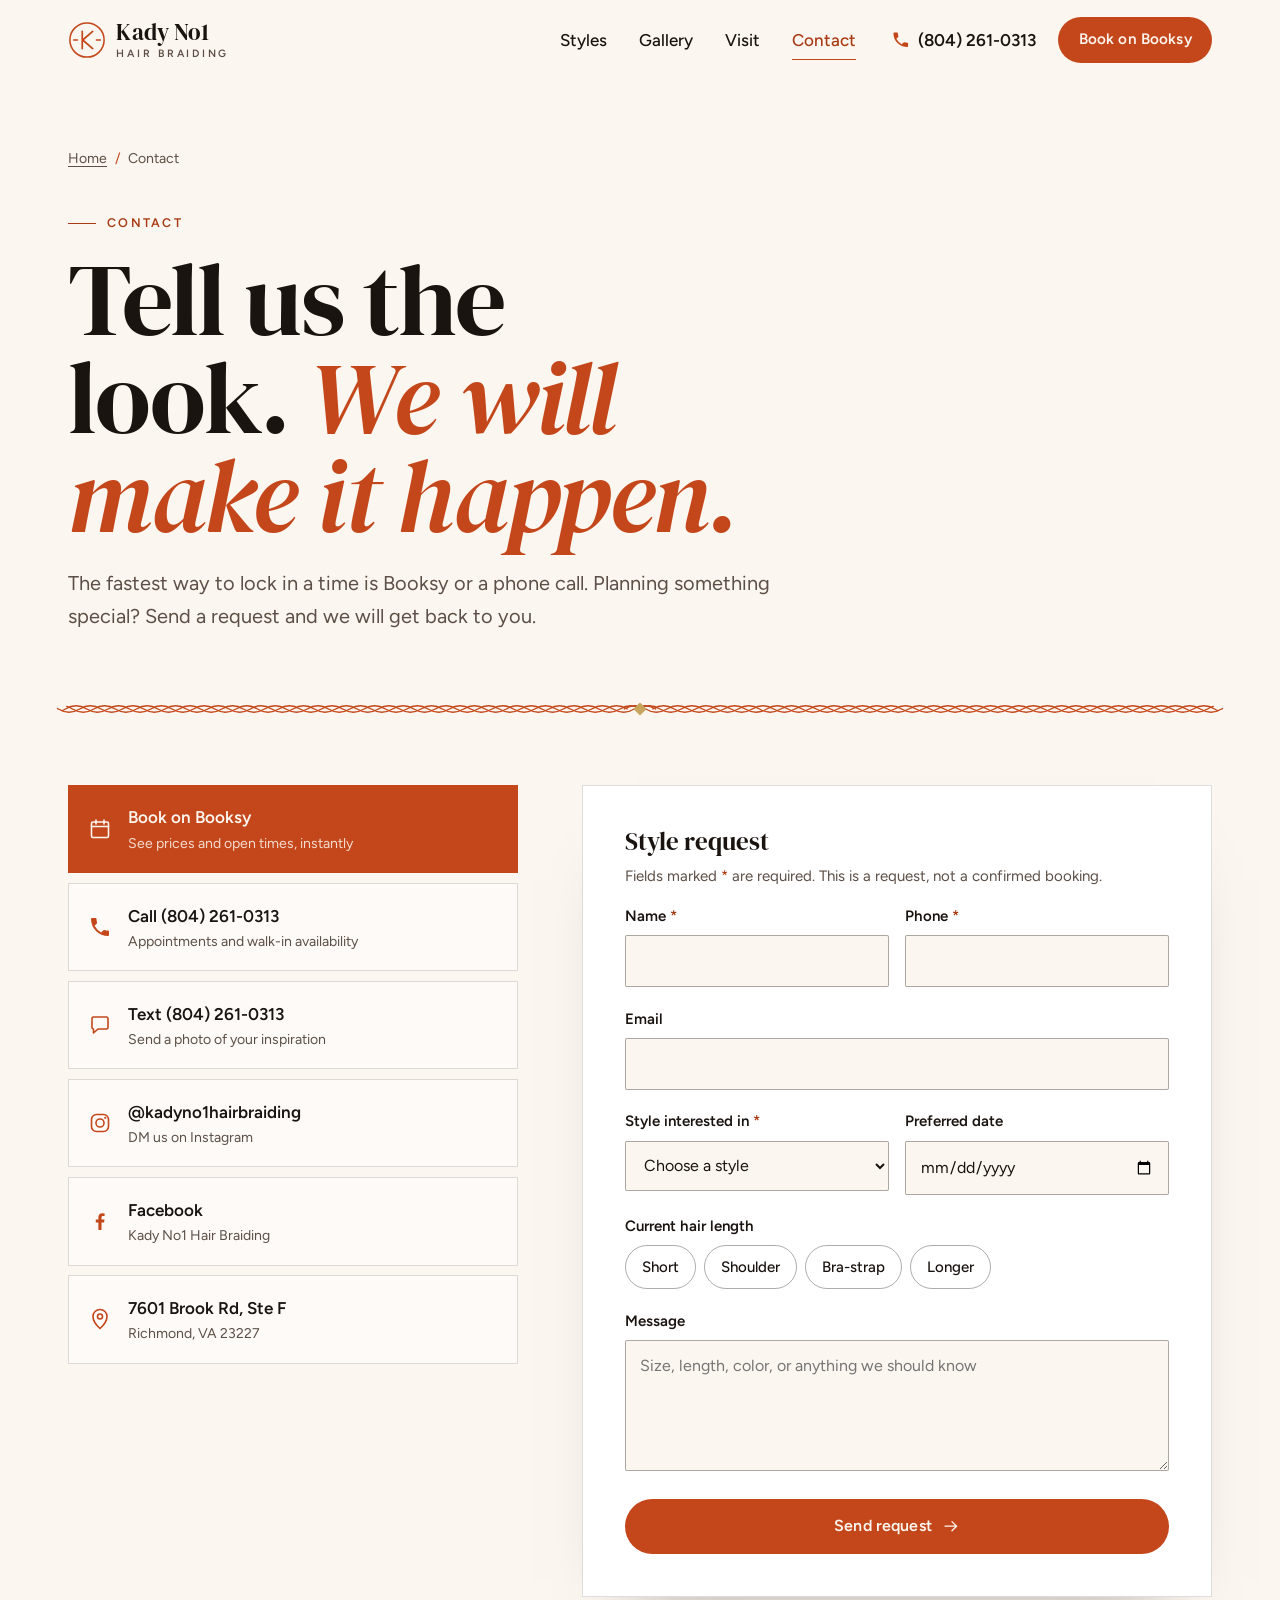
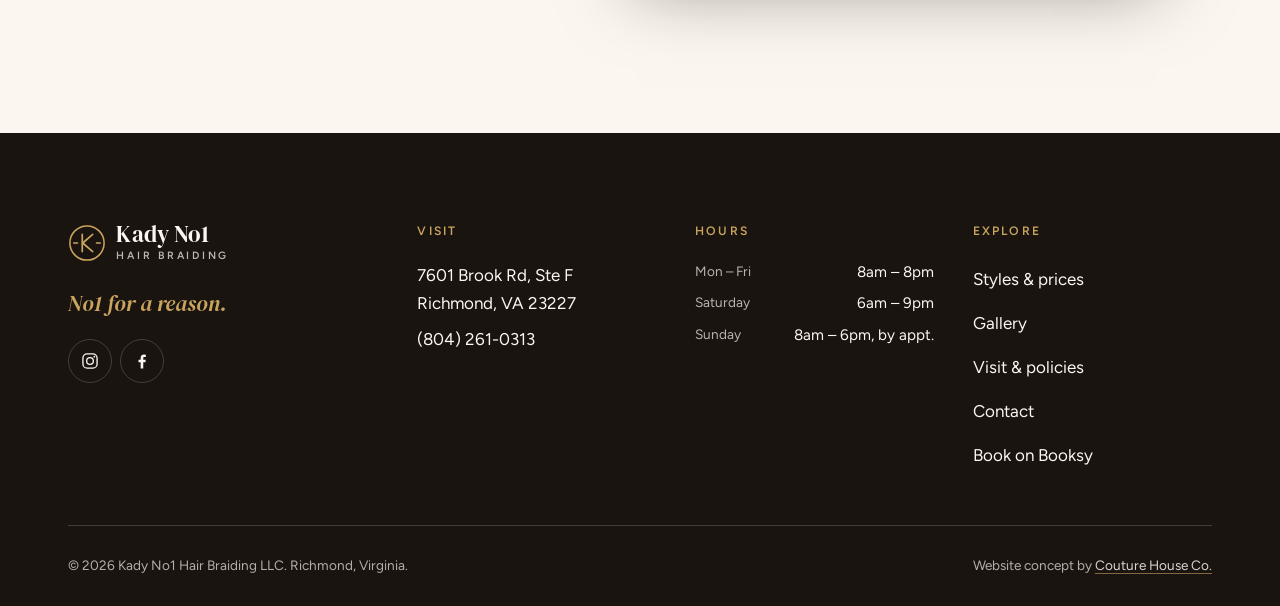
<file: contact.html>
<!doctype html>
<html lang="en">
<head>
<meta charset="utf-8">
<meta name="viewport" content="width=device-width, initial-scale=1, viewport-fit=cover">
<title>Contact &amp; Book | Kady No1 Hair Braiding, Richmond, VA</title>
<meta name="description" content="Book on Booksy, call (804) 261-0313 or send a style request to Kady No1 Hair Braiding at 7601 Brook Rd, Richmond, VA.">
<link rel="canonical" href="https://kady-no1-hair-braiding-website.netlify.app/contact.html">
<meta name="theme-color" content="#C4471B">
<meta name="robots" content="index, follow, max-image-preview:large">
<meta property="og:type" content="website">
<meta property="og:site_name" content="Kady No 1 Hair Braiding">
<meta property="og:title" content="Contact &amp; Book | Kady No1 Hair Braiding, Richmond, VA">
<meta property="og:description" content="Book on Booksy, call (804) 261-0313 or send a style request to Kady No1 Hair Braiding at 7601 Brook Rd, Richmond, VA.">
<meta property="og:url" content="https://kady-no1-hair-braiding-website.netlify.app/contact.html">
<meta property="og:image" content="https://kady-no1-hair-braiding-website.netlify.app/assets/img/og.jpg">
<meta property="og:image:width" content="1200">
<meta property="og:image:height" content="630">
<meta property="og:image:alt" content="Kady No1 Hair Braiding, Richmond, VA. No1 for a reason.">
<meta property="og:locale" content="en_US">
<meta name="twitter:card" content="summary_large_image">
<meta name="twitter:title" content="Contact &amp; Book | Kady No1 Hair Braiding, Richmond, VA">
<meta name="twitter:description" content="Book on Booksy, call (804) 261-0313 or send a style request to Kady No1 Hair Braiding at 7601 Brook Rd, Richmond, VA.">
<meta name="twitter:image" content="https://kady-no1-hair-braiding-website.netlify.app/assets/img/og.jpg">
<link rel="icon" href="assets/img/favicon.svg" type="image/svg+xml">
<link rel="icon" href="assets/img/favicon-32.png" sizes="32x32" type="image/png">
<link rel="apple-touch-icon" href="assets/img/apple-touch-icon.png">
<link rel="manifest" href="site.webmanifest">
<link rel="preload" href="assets/fonts/dm-serif-display-latin-400-normal.woff2" as="font" type="font/woff2" crossorigin>
<link rel="preload" href="assets/fonts/figtree-latin-wght-normal.woff2" as="font" type="font/woff2" crossorigin>

<link rel="stylesheet" href="assets/css/fonts.css?v=20260930b">
<link rel="stylesheet" href="assets/css/site.css?v=20260930b">
<script>document.documentElement.classList.add('js')</script>
<script src="assets/js/site.js" defer></script>
<script type="application/ld+json">{"@context":"https://schema.org","@graph":[{"@type":"HairSalon","@id":"https://kady-no1-hair-braiding-website.netlify.app/#salon","name":"Kady No 1 Hair Braiding","legalName":"Kady No1 Hair Braiding LLC","alternateName":["Kady No1 Hair Braiding","Kady No1 Hair Braiding LLC"],"slogan":"No1 for a reason","description":"African hair braiding salon on Brook Road in Richmond, VA: knotless and box braids, boho braids, cornrows and stitch braids, soft locs, loc starts and maintenance, twists and kids’ braids. Walk-ins welcome; book on Booksy.","url":"https://kady-no1-hair-braiding-website.netlify.app/","logo":"https://kady-no1-hair-braiding-website.netlify.app/assets/img/icon-512.png","image":["https://kady-no1-hair-braiding-website.netlify.app/assets/img/og.jpg","https://kady-no1-hair-braiding-website.netlify.app/assets/img/salon-arched-mirrors.webp","https://kady-no1-hair-braiding-website.netlify.app/assets/img/boho-knotless-long.webp"],"telephone":"+1-804-261-0313","address":{"@type":"PostalAddress","streetAddress":"7601 Brook Rd, Ste F","addressLocality":"Richmond","addressRegion":"VA","postalCode":"23227","addressCountry":"US"},"hasMap":"https://www.google.com/maps/search/?api=1&query=Kady+No1+Hair+Braiding+7601+Brook+Rd+Ste+F+Richmond+VA+23227","openingHoursSpecification":[{"@type":"OpeningHoursSpecification","dayOfWeek":["Monday","Tuesday","Wednesday","Thursday","Friday"],"opens":"08:00","closes":"20:00"},{"@type":"OpeningHoursSpecification","dayOfWeek":"Saturday","opens":"06:00","closes":"21:00"},{"@type":"OpeningHoursSpecification","dayOfWeek":"Sunday","opens":"08:00","closes":"18:00"}],"areaServed":[{"@type":"City","name":"Richmond, VA"},{"@type":"AdministrativeArea","name":"Henrico County, VA"}],"sameAs":["https://www.instagram.com/kadyno1hairbraiding/","https://www.facebook.com/kadyno1hairbraiding/","https://booksy.com/en-us/1362588_kady-no1-hair-braiding-llc_braids-locs_134575_richmond"],"amenityFeature":[{"@type":"LocationFeatureSpecification","name":"Walk-ins welcome","value":true},{"@type":"LocationFeatureSpecification","name":"Parking","value":true},{"@type":"LocationFeatureSpecification","name":"Wheelchair accessible","value":true},{"@type":"LocationFeatureSpecification","name":"Wi-Fi","value":true}],"potentialAction":{"@type":"ReserveAction","target":{"@type":"EntryPoint","urlTemplate":"https://booksy.com/en-us/1362588_kady-no1-hair-braiding-llc_braids-locs_134575_richmond","actionPlatform":["https://schema.org/DesktopWebPlatform","https://schema.org/MobileWebPlatform"]},"result":{"@type":"Reservation","name":"Hair braiding appointment"}}},{"@type":"BreadcrumbList","itemListElement":[{"@type":"ListItem","position":1,"name":"Home","item":"https://kady-no1-hair-braiding-website.netlify.app/"},{"@type":"ListItem","position":2,"name":"Contact","item":"https://kady-no1-hair-braiding-website.netlify.app/contact.html"}]},{"@type":"ContactPage","name":"Contact Kady No1 Hair Braiding","url":"https://kady-no1-hair-braiding-website.netlify.app/contact.html","about":{"@id":"https://kady-no1-hair-braiding-website.netlify.app/#salon"}}]}</script>
</head>
<body>
<a class="skip" href="#main">Skip to content</a>
<header class="site-header" data-header>
  <div class="wrap header-inner">
    <a class="brand" href="index.html" aria-label="Kady No1 Hair Braiding, home"><svg class="brand-mark" viewBox="0 0 40 40" aria-hidden="true" focusable="false"><circle cx="20" cy="20" r="18" fill="none" stroke="currentColor" stroke-width="1.6"/><path d="M15 11v18M26 11l-10.5 9L26 29" fill="none" stroke="currentColor" stroke-width="1.8" stroke-linecap="round" stroke-linejoin="round"/><path d="M6 20h4M30 20h4" stroke="currentColor" stroke-width="1.6" stroke-linecap="round"/></svg><span class="brand-word"><span class="brand-name">Kady No1</span><span class="brand-sub">Hair Braiding</span></span></a>
    <nav class="nav" id="site-nav" aria-label="Main">
      <ul class="nav-list"><li><a href="styles.html">Styles</a></li><li><a href="gallery.html">Gallery</a></li><li><a href="visit.html">Visit</a></li><li><a href="contact.html" aria-current="page">Contact</a></li></ul>
      <div class="nav-extra">
        <a class="nav-phone" href="tel:+18042610313"><svg class="ico" viewBox="0 0 24 24" aria-hidden="true" focusable="false" fill="currentColor"><path d="M6.6 10.8a15.1 15.1 0 0 0 6.6 6.6l2.2-2.2a1 1 0 0 1 1-.25 11.4 11.4 0 0 0 3.6.57 1 1 0 0 1 1 1V20a1 1 0 0 1-1 1A17 17 0 0 1 3 4a1 1 0 0 1 1-1h3.5a1 1 0 0 1 1 1c0 1.25.2 2.45.57 3.57a1 1 0 0 1-.25 1z"/></svg><span>(804) 261-0313</span></a>
        <a class="btn btn-rust btn-sm" href="https://booksy.com/en-us/1362588_kady-no1-hair-braiding-llc_braids-locs_134575_richmond" target="_blank" rel="noopener">Book on Booksy</a>
      </div>
    </nav>
    <button class="menu-btn" type="button" aria-expanded="false" aria-controls="site-nav" data-menu-btn>
      <span class="menu-lines" aria-hidden="true"><span></span><span></span></span><span class="menu-label">Menu</span>
    </button>
  </div>
</header>
<main id="main">
<section class="page-hero">
  <div class="wrap">
    <nav class="crumbs" aria-label="Breadcrumb"><ol><li><a href="index.html">Home</a></li><li aria-current="page">Contact</li></ol></nav>
    <p class="eyebrow">Contact</p>
    <h1 class="page-title">Tell us the look. <em>We will make it happen.</em></h1>
    <p class="page-lead">The fastest way to lock in a time is Booksy or a phone call. Planning something special? Send a request and we will get back to you.</p>
  </div>
  <div class="parting parting-hero" aria-hidden="true"><svg viewBox="0 0 1200 24" preserveAspectRatio="xMidYMid slice" focusable="false"><g class="parting-strands"><g><path d="M612.0 12 Q622.0 6 632.0 12 T652.0 12 T672.0 12 T692.0 12 T712.0 12 T732.0 12 T752.0 12 T772.0 12 T792.0 12 T812.0 12 T832.0 12 T852.0 12 T872.0 12 T892.0 12 T912.0 12 T932.0 12 T952.0 12 T972.0 12 T992.0 12 T1012.0 12 T1032.0 12 T1052.0 12 T1072.0 12 T1092.0 12 T1112.0 12 T1132.0 12 T1152.0 12 T1172.0 12 T1192.0 12 T1212.0 12" pathLength="1"/><path d="M598.7 12 Q608.7 6 618.7 12 T638.7 12 T658.7 12 T678.7 12 T698.7 12 T718.7 12 T738.7 12 T758.7 12 T778.7 12 T798.7 12 T818.7 12 T838.7 12 T858.7 12 T878.7 12 T898.7 12 T918.7 12 T938.7 12 T958.7 12 T978.7 12 T998.7 12 T1018.7 12 T1038.7 12 T1058.7 12 T1078.7 12 T1098.7 12 T1118.7 12 T1138.7 12 T1158.7 12 T1178.7 12 T1198.7 12 T1218.7 12" pathLength="1"/><path d="M585.3 12 Q595.3 6 605.3 12 T625.3 12 T645.3 12 T665.3 12 T685.3 12 T705.3 12 T725.3 12 T745.3 12 T765.3 12 T785.3 12 T805.3 12 T825.3 12 T845.3 12 T865.3 12 T885.3 12 T905.3 12 T925.3 12 T945.3 12 T965.3 12 T985.3 12 T1005.3 12 T1025.3 12 T1045.3 12 T1065.3 12 T1085.3 12 T1105.3 12 T1125.3 12 T1145.3 12 T1165.3 12 T1185.3 12 T1205.3 12 T1225.3 12" pathLength="1"/></g><g transform="translate(1200 0) scale(-1 1)"><path d="M612.0 12 Q622.0 6 632.0 12 T652.0 12 T672.0 12 T692.0 12 T712.0 12 T732.0 12 T752.0 12 T772.0 12 T792.0 12 T812.0 12 T832.0 12 T852.0 12 T872.0 12 T892.0 12 T912.0 12 T932.0 12 T952.0 12 T972.0 12 T992.0 12 T1012.0 12 T1032.0 12 T1052.0 12 T1072.0 12 T1092.0 12 T1112.0 12 T1132.0 12 T1152.0 12 T1172.0 12 T1192.0 12 T1212.0 12" pathLength="1"/><path d="M598.7 12 Q608.7 6 618.7 12 T638.7 12 T658.7 12 T678.7 12 T698.7 12 T718.7 12 T738.7 12 T758.7 12 T778.7 12 T798.7 12 T818.7 12 T838.7 12 T858.7 12 T878.7 12 T898.7 12 T918.7 12 T938.7 12 T958.7 12 T978.7 12 T998.7 12 T1018.7 12 T1038.7 12 T1058.7 12 T1078.7 12 T1098.7 12 T1118.7 12 T1138.7 12 T1158.7 12 T1178.7 12 T1198.7 12 T1218.7 12" pathLength="1"/><path d="M585.3 12 Q595.3 6 605.3 12 T625.3 12 T645.3 12 T665.3 12 T685.3 12 T705.3 12 T725.3 12 T745.3 12 T765.3 12 T785.3 12 T805.3 12 T825.3 12 T845.3 12 T865.3 12 T885.3 12 T905.3 12 T925.3 12 T945.3 12 T965.3 12 T985.3 12 T1005.3 12 T1025.3 12 T1045.3 12 T1065.3 12 T1085.3 12 T1105.3 12 T1125.3 12 T1145.3 12 T1165.3 12 T1185.3 12 T1205.3 12 T1225.3 12" pathLength="1"/></g></g><path class="parting-diamond" d="M600 5l7 7-7 7-7-7z"/></svg></div>
</section>
<section class="section contact-sec" aria-label="Contact options and request form">
  <div class="wrap contact-grid">
    <aside class="contact-ways" aria-label="Other ways to reach us">
      <a class="way way-book" href="https://booksy.com/en-us/1362588_kady-no1-hair-braiding-llc_braids-locs_134575_richmond" target="_blank" rel="noopener"><svg class="ico" viewBox="0 0 24 24" aria-hidden="true" focusable="false" fill="currentColor"><rect x="3.5" y="5" width="17" height="15.5" rx="1.5" fill="none" stroke="currentColor" stroke-width="1.6"/><path d="M3.5 9.5h17M8 3v4M16 3v4" fill="none" stroke="currentColor" stroke-width="1.6" stroke-linecap="round"/></svg><span><strong>Book on Booksy</strong><span>See prices and open times, instantly</span></span></a>
      <a class="way" href="tel:+18042610313"><svg class="ico" viewBox="0 0 24 24" aria-hidden="true" focusable="false" fill="currentColor"><path d="M6.6 10.8a15.1 15.1 0 0 0 6.6 6.6l2.2-2.2a1 1 0 0 1 1-.25 11.4 11.4 0 0 0 3.6.57 1 1 0 0 1 1 1V20a1 1 0 0 1-1 1A17 17 0 0 1 3 4a1 1 0 0 1 1-1h3.5a1 1 0 0 1 1 1c0 1.25.2 2.45.57 3.57a1 1 0 0 1-.25 1z"/></svg><span><strong>Call (804) 261-0313</strong><span>Appointments and walk-in availability</span></span></a>
      <a class="way" href="sms:+18042610313"><svg class="ico" viewBox="0 0 24 24" aria-hidden="true" focusable="false" fill="currentColor"><path d="M4 5.5A1.5 1.5 0 0 1 5.5 4h13A1.5 1.5 0 0 1 20 5.5v9a1.5 1.5 0 0 1-1.5 1.5H10l-4.5 4v-4h0A1.5 1.5 0 0 1 4 14.5z" fill="none" stroke="currentColor" stroke-width="1.6" stroke-linejoin="round"/></svg><span><strong>Text (804) 261-0313</strong><span>Send a photo of your inspiration</span></span></a>
      <a class="way" href="https://www.instagram.com/kadyno1hairbraiding/" target="_blank" rel="noopener"><svg class="ico" viewBox="0 0 24 24" aria-hidden="true" focusable="false" fill="currentColor"><rect x="3.5" y="3.5" width="17" height="17" rx="5" fill="none" stroke="currentColor" stroke-width="1.6"/><circle cx="12" cy="12" r="4" fill="none" stroke="currentColor" stroke-width="1.6"/><circle cx="17.2" cy="6.8" r="1.1"/></svg><span><strong>@kadyno1hairbraiding</strong><span>DM us on Instagram</span></span></a>
      <a class="way" href="https://www.facebook.com/kadyno1hairbraiding/" target="_blank" rel="noopener"><svg class="ico" viewBox="0 0 24 24" aria-hidden="true" focusable="false" fill="currentColor"><path d="M13.5 21v-7.5h2.6l.4-3h-3V8.6c0-.9.3-1.5 1.5-1.5h1.6V4.4a21 21 0 0 0-2.3-.1c-2.3 0-3.9 1.4-3.9 4v2.2H7.8v3h2.6V21z"/></svg><span><strong>Facebook</strong><span>Kady No1 Hair Braiding</span></span></a>
      <div class="way-static"><svg class="ico" viewBox="0 0 24 24" aria-hidden="true" focusable="false" fill="currentColor"><path d="M12 21.5s-7-6.2-7-12a7 7 0 0 1 14 0c0 5.8-7 12-7 12z" fill="none" stroke="currentColor" stroke-width="1.6"/><circle cx="12" cy="9.5" r="2.5" fill="none" stroke="currentColor" stroke-width="1.6"/></svg><span><strong>7601 Brook Rd, Ste&nbsp;F</strong><span>Richmond, VA 23227</span></span></div>
    </aside>
    <div class="form-card">
      <h2 class="h3 form-title">Style request</h2>
      <p class="form-intro">Fields marked <span class="req" aria-hidden="true">*</span><span class="sr-only">with an asterisk</span> are required. This is a request, not a confirmed booking.</p>
      <form name="style-request" method="POST" action="contact.html?sent=1" data-netlify="true" netlify-honeypot="company" novalidate data-form>
        <input type="hidden" name="form-name" value="style-request">
        <p class="hp" aria-hidden="true"><label>Company <input name="company" tabindex="-1" autocomplete="off"></label></p>
        <div class="field-row">
          <div class="field"><label for="f-name">Name <span class="req" aria-hidden="true">*</span></label><input id="f-name" name="name" type="text" autocomplete="name" required aria-describedby="e-name"><p class="err" id="e-name" data-err></p></div>
          <div class="field"><label for="f-phone">Phone <span class="req" aria-hidden="true">*</span></label><input id="f-phone" name="phone" type="tel" autocomplete="tel" inputmode="tel" required aria-describedby="e-phone"><p class="err" id="e-phone" data-err></p></div>
        </div>
        <div class="field"><label for="f-email">Email</label><input id="f-email" name="email" type="email" autocomplete="email" aria-describedby="e-email"><p class="err" id="e-email" data-err></p></div>
        <div class="field-row">
          <div class="field"><label for="f-style">Style interested in <span class="req" aria-hidden="true">*</span></label><select id="f-style" name="style" required aria-describedby="e-style"><option value="">Choose a style</option><option>Knotless braids</option><option>Box braids</option><option>Boho braids</option><option>Cornrows / stitch / feed-in</option><option>Soft locs / faux locs</option><option>Loc start or maintenance</option><option>Twists</option><option>Kids' braids</option><option>Men's cornrows</option><option>Color braids</option><option>Something else</option></select><p class="err" id="e-style" data-err></p></div>
          <div class="field"><label for="f-date">Preferred date</label><input id="f-date" name="preferred-date" type="date"></div>
        </div>
        <fieldset class="field">
          <legend>Current hair length</legend>
          <div class="radios">
            <label class="radio"><input type="radio" name="hair-length" value="Short"><span>Short</span></label>
            <label class="radio"><input type="radio" name="hair-length" value="Shoulder"><span>Shoulder</span></label>
            <label class="radio"><input type="radio" name="hair-length" value="Bra-strap"><span>Bra-strap</span></label>
            <label class="radio"><input type="radio" name="hair-length" value="Longer"><span>Longer</span></label>
          </div>
        </fieldset>
        <div class="field"><label for="f-msg">Message</label><textarea id="f-msg" name="message" rows="4" placeholder="Size, length, color, or anything we should know"></textarea></div>
        <button class="btn btn-rust btn-block" type="submit">Send request <svg class="ico" viewBox="0 0 24 24" aria-hidden="true" focusable="false" fill="currentColor"><path d="M4 12h15M13 6l6 6-6 6" fill="none" stroke="currentColor" stroke-width="1.7" stroke-linecap="round" stroke-linejoin="round"/></svg></button>
        <p class="form-status" role="status" aria-live="polite" data-form-status></p>
      </form>
      <div class="form-success" data-form-success hidden tabindex="-1">
        <svg class="ico success-ico" viewBox="0 0 24 24" aria-hidden="true" focusable="false" fill="currentColor"><path d="M5 12.5l4.2 4.2L19 7" fill="none" stroke="currentColor" stroke-width="1.8" stroke-linecap="round" stroke-linejoin="round"/></svg>
        <h3>Request received.</h3>
        <p>Thank you. We will reach out using the number you gave us. Want your time locked in now? <a href="https://booksy.com/en-us/1362588_kady-no1-hair-braiding-llc_braids-locs_134575_richmond" target="_blank" rel="noopener">Book on Booksy</a> or call <a href="tel:+18042610313">(804) 261-0313</a>.</p>
      </div>
    </div>
  </div>
</section>
</main>
<footer class="site-footer">
  <div class="wrap footer-grid">
    <div class="footer-brand">
      <a class="brand brand-light" href="index.html" aria-label="Kady No1 Hair Braiding, home"><svg class="brand-mark" viewBox="0 0 40 40" aria-hidden="true" focusable="false"><circle cx="20" cy="20" r="18" fill="none" stroke="currentColor" stroke-width="1.6"/><path d="M15 11v18M26 11l-10.5 9L26 29" fill="none" stroke="currentColor" stroke-width="1.8" stroke-linecap="round" stroke-linejoin="round"/><path d="M6 20h4M30 20h4" stroke="currentColor" stroke-width="1.6" stroke-linecap="round"/></svg><span class="brand-word"><span class="brand-name">Kady No1</span><span class="brand-sub">Hair Braiding</span></span></a>
      <p class="footer-tag"><em>No1 for a reason.</em></p>
      <ul class="social">
        <li><a href="https://www.instagram.com/kadyno1hairbraiding/" target="_blank" rel="noopener" aria-label="Kady No1 on Instagram"><svg class="ico" viewBox="0 0 24 24" aria-hidden="true" focusable="false" fill="currentColor"><rect x="3.5" y="3.5" width="17" height="17" rx="5" fill="none" stroke="currentColor" stroke-width="1.6"/><circle cx="12" cy="12" r="4" fill="none" stroke="currentColor" stroke-width="1.6"/><circle cx="17.2" cy="6.8" r="1.1"/></svg></a></li>
        <li><a href="https://www.facebook.com/kadyno1hairbraiding/" target="_blank" rel="noopener" aria-label="Kady No1 on Facebook"><svg class="ico" viewBox="0 0 24 24" aria-hidden="true" focusable="false" fill="currentColor"><path d="M13.5 21v-7.5h2.6l.4-3h-3V8.6c0-.9.3-1.5 1.5-1.5h1.6V4.4a21 21 0 0 0-2.3-.1c-2.3 0-3.9 1.4-3.9 4v2.2H7.8v3h2.6V21z"/></svg></a></li>
      </ul>
    </div>
    <div>
      <h2 class="footer-h">Visit</h2>
      <address class="footer-addr"><a href="https://www.google.com/maps/search/?api=1&query=Kady+No1+Hair+Braiding+7601+Brook+Rd+Ste+F+Richmond+VA+23227" target="_blank" rel="noopener">7601 Brook Rd, Ste&nbsp;F<br>Richmond, VA 23227</a></address>
      <p><a href="tel:+18042610313">(804) 261-0313</a></p>
    </div>
    <div>
      <h2 class="footer-h">Hours</h2>
      <ul class="footer-hours">
        <li><span>Mon – Fri</span><span>8am – 8pm</span></li>
        <li><span>Saturday</span><span>6am – 9pm</span></li>
        <li><span>Sunday</span><span>8am – 6pm, by appt.</span></li>
      </ul>
    </div>
    <div>
      <h2 class="footer-h">Explore</h2>
      <ul class="footer-links">
        <li><a href="styles.html">Styles &amp; prices</a></li>
        <li><a href="gallery.html">Gallery</a></li>
        <li><a href="visit.html">Visit &amp; policies</a></li>
        <li><a href="contact.html">Contact</a></li>
        <li><a href="https://booksy.com/en-us/1362588_kady-no1-hair-braiding-llc_braids-locs_134575_richmond" target="_blank" rel="noopener">Book on Booksy</a></li>
      </ul>
    </div>
  </div>
  <div class="wrap footer-base">
    <p>&copy; <span data-year>2026</span> Kady No1 Hair Braiding LLC. Richmond, Virginia.</p>
    <p class="credit">Website concept by <a href="https://couturehouse.co" target="_blank" rel="noopener">Couture House Co.</a></p>
  </div>
</footer>
<div class="mobile-bar" role="region" aria-label="Quick actions">
  <a class="mb-call" href="tel:+18042610313"><svg class="ico" viewBox="0 0 24 24" aria-hidden="true" focusable="false" fill="currentColor"><path d="M6.6 10.8a15.1 15.1 0 0 0 6.6 6.6l2.2-2.2a1 1 0 0 1 1-.25 11.4 11.4 0 0 0 3.6.57 1 1 0 0 1 1 1V20a1 1 0 0 1-1 1A17 17 0 0 1 3 4a1 1 0 0 1 1-1h3.5a1 1 0 0 1 1 1c0 1.25.2 2.45.57 3.57a1 1 0 0 1-.25 1z"/></svg>Call</a>
  <a class="mb-book" href="https://booksy.com/en-us/1362588_kady-no1-hair-braiding-llc_braids-locs_134575_richmond" target="_blank" rel="noopener"><svg class="ico" viewBox="0 0 24 24" aria-hidden="true" focusable="false" fill="currentColor"><rect x="3.5" y="5" width="17" height="15.5" rx="1.5" fill="none" stroke="currentColor" stroke-width="1.6"/><path d="M3.5 9.5h17M8 3v4M16 3v4" fill="none" stroke="currentColor" stroke-width="1.6" stroke-linecap="round"/></svg>Book on Booksy</a>
</div>
</body>
</html>
</file>
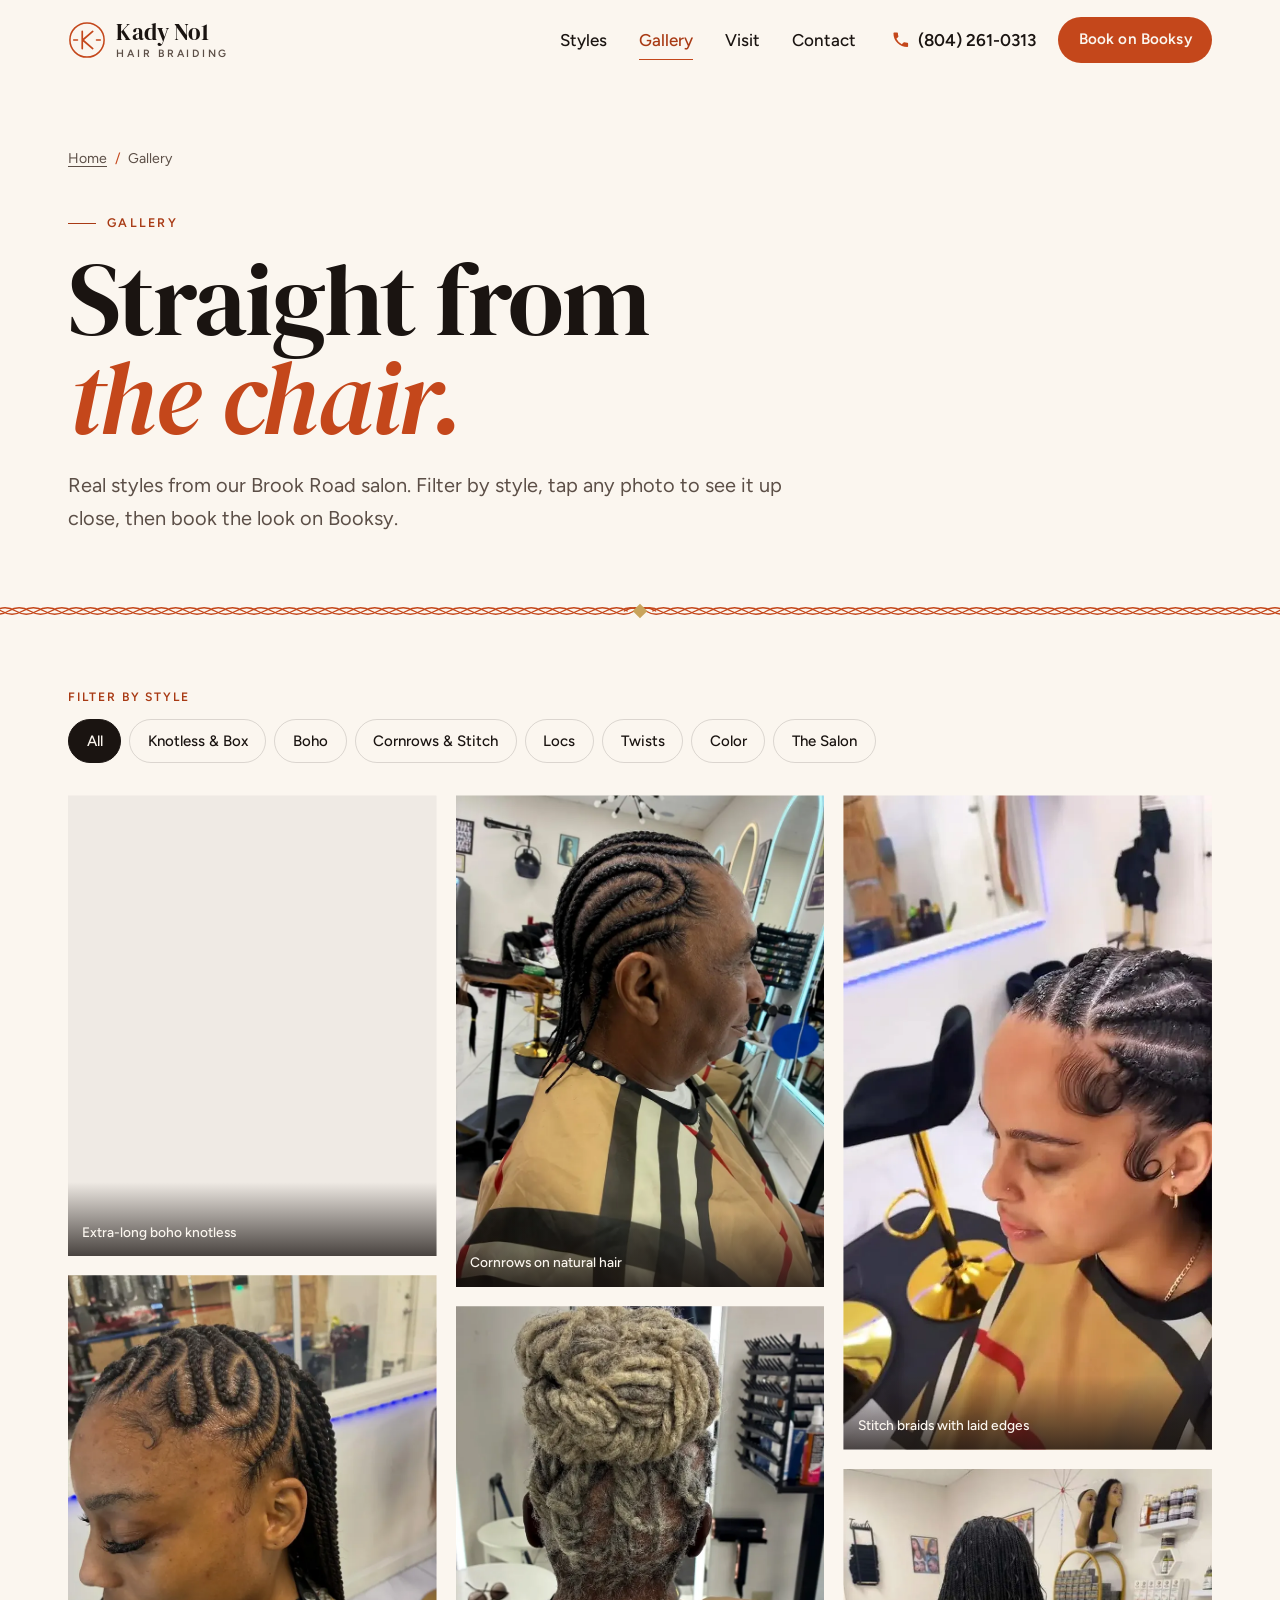
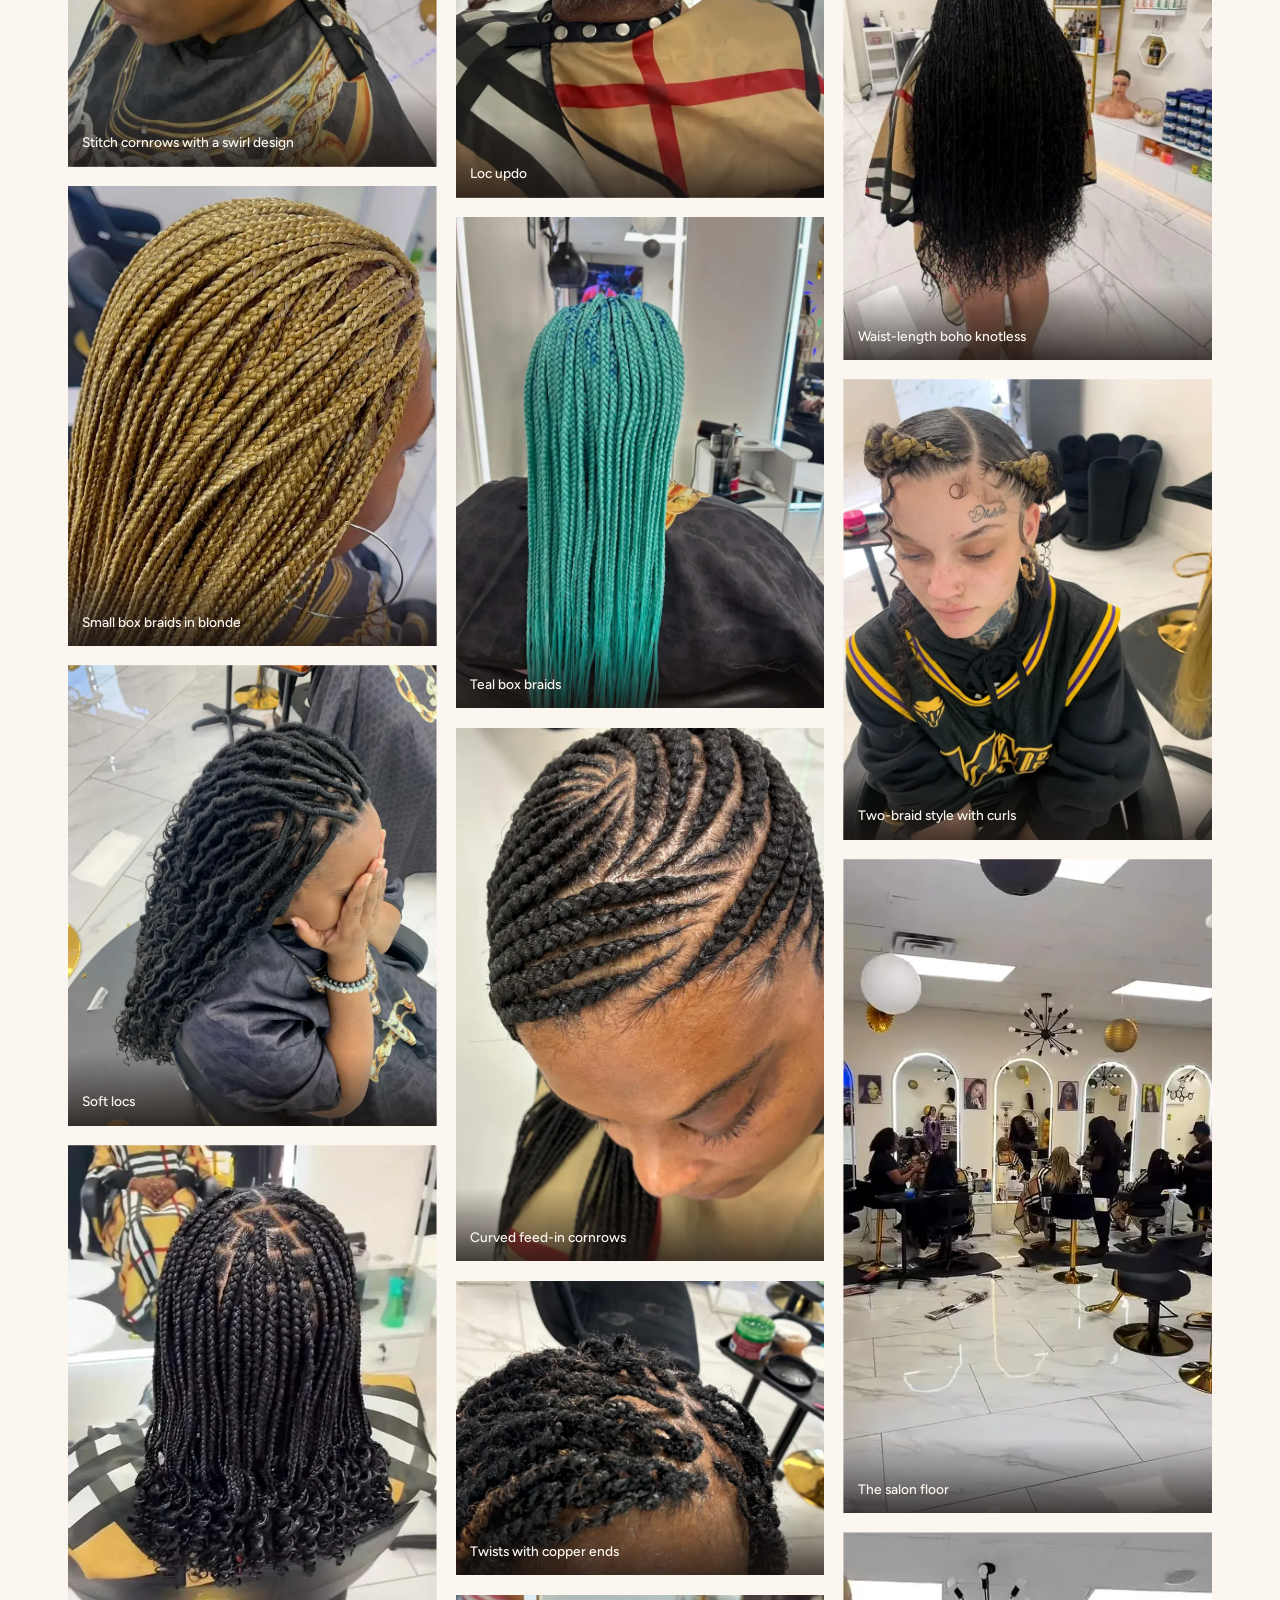
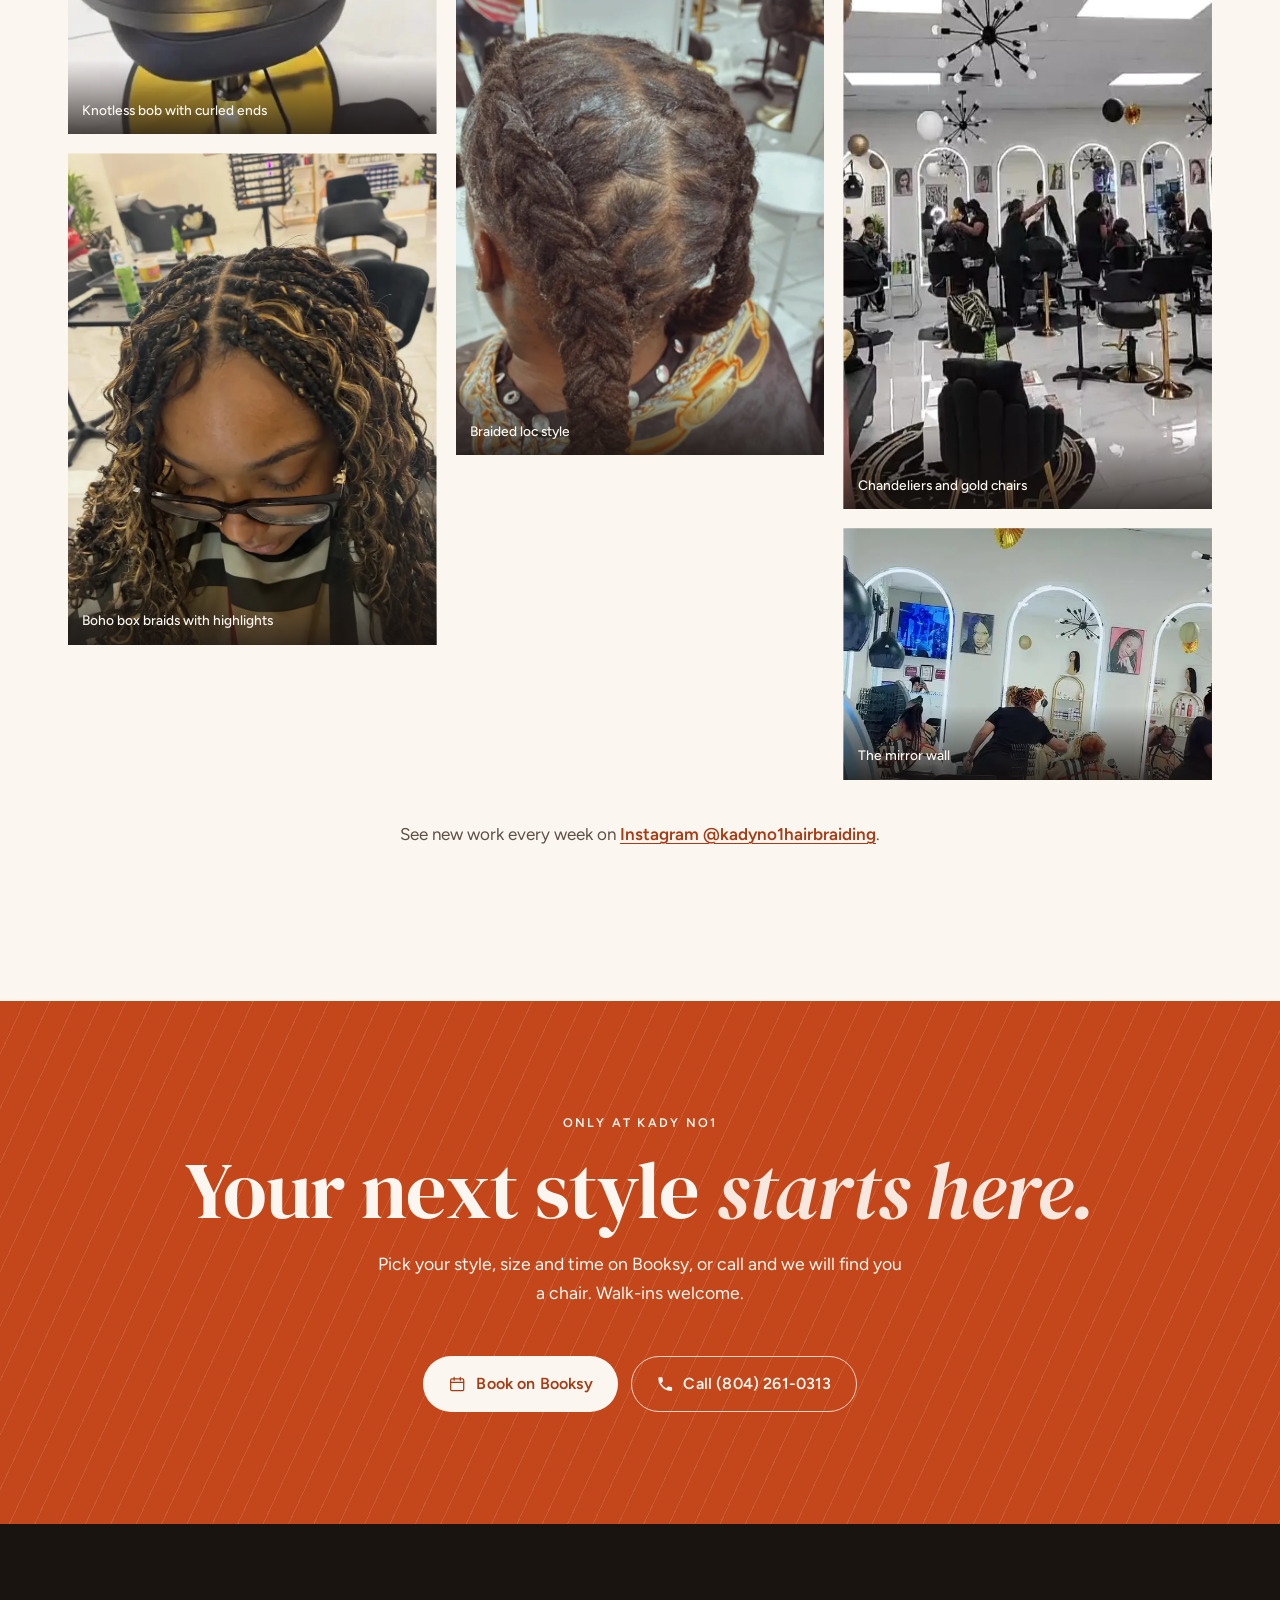
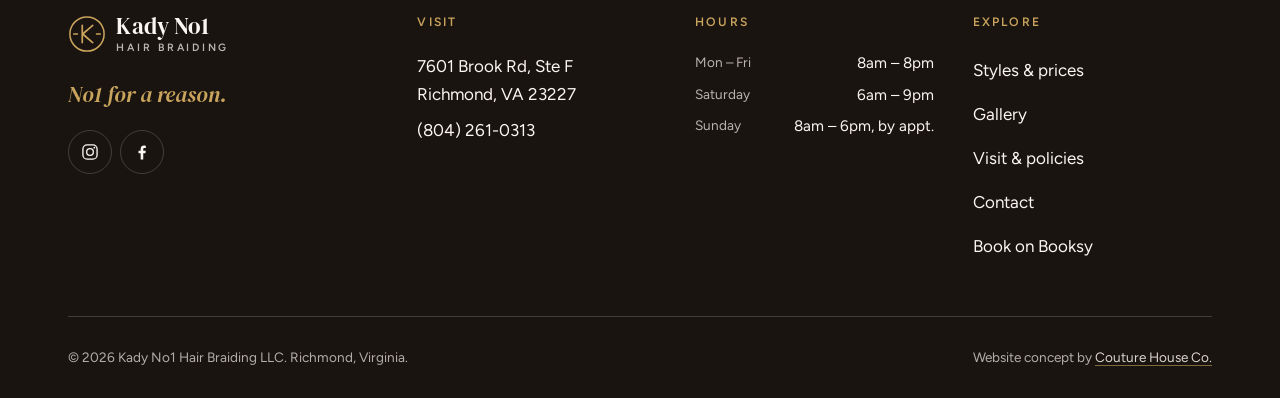
<file: gallery.html>
<!doctype html>
<html lang="en">
<head>
<meta charset="utf-8">
<meta name="viewport" content="width=device-width, initial-scale=1, viewport-fit=cover">
<title>Braids Gallery | Kady No1 Hair Braiding, Richmond, VA</title>
<meta name="description" content="Photos of knotless, boho, stitch cornrows, soft locs, twists and color braids from Kady No1 Hair Braiding on Brook Rd in Richmond, VA.">
<link rel="canonical" href="https://kady-no1-hair-braiding-website.netlify.app/gallery.html">
<meta name="theme-color" content="#C4471B">
<meta name="robots" content="index, follow, max-image-preview:large">
<meta property="og:type" content="website">
<meta property="og:site_name" content="Kady No 1 Hair Braiding">
<meta property="og:title" content="Braids Gallery | Kady No1 Hair Braiding, Richmond, VA">
<meta property="og:description" content="Photos of knotless, boho, stitch cornrows, soft locs, twists and color braids from Kady No1 Hair Braiding on Brook Rd in Richmond, VA.">
<meta property="og:url" content="https://kady-no1-hair-braiding-website.netlify.app/gallery.html">
<meta property="og:image" content="https://kady-no1-hair-braiding-website.netlify.app/assets/img/og.jpg">
<meta property="og:image:width" content="1200">
<meta property="og:image:height" content="630">
<meta property="og:image:alt" content="Kady No1 Hair Braiding, Richmond, VA. No1 for a reason.">
<meta property="og:locale" content="en_US">
<meta name="twitter:card" content="summary_large_image">
<meta name="twitter:title" content="Braids Gallery | Kady No1 Hair Braiding, Richmond, VA">
<meta name="twitter:description" content="Photos of knotless, boho, stitch cornrows, soft locs, twists and color braids from Kady No1 Hair Braiding on Brook Rd in Richmond, VA.">
<meta name="twitter:image" content="https://kady-no1-hair-braiding-website.netlify.app/assets/img/og.jpg">
<link rel="icon" href="assets/img/favicon.svg" type="image/svg+xml">
<link rel="icon" href="assets/img/favicon-32.png" sizes="32x32" type="image/png">
<link rel="apple-touch-icon" href="assets/img/apple-touch-icon.png">
<link rel="manifest" href="site.webmanifest">
<link rel="preload" href="assets/fonts/dm-serif-display-latin-400-normal.woff2" as="font" type="font/woff2" crossorigin>
<link rel="preload" href="assets/fonts/figtree-latin-wght-normal.woff2" as="font" type="font/woff2" crossorigin>

<link rel="stylesheet" href="assets/css/fonts.css?v=20260930b">
<link rel="stylesheet" href="assets/css/site.css?v=20260930b">
<script>document.documentElement.classList.add('js')</script>
<script src="assets/js/site.js" defer></script>
<script type="application/ld+json">{"@context":"https://schema.org","@graph":[{"@type":"HairSalon","@id":"https://kady-no1-hair-braiding-website.netlify.app/#salon","name":"Kady No 1 Hair Braiding","legalName":"Kady No1 Hair Braiding LLC","alternateName":["Kady No1 Hair Braiding","Kady No1 Hair Braiding LLC"],"slogan":"No1 for a reason","description":"African hair braiding salon on Brook Road in Richmond, VA: knotless and box braids, boho braids, cornrows and stitch braids, soft locs, loc starts and maintenance, twists and kids’ braids. Walk-ins welcome; book on Booksy.","url":"https://kady-no1-hair-braiding-website.netlify.app/","logo":"https://kady-no1-hair-braiding-website.netlify.app/assets/img/icon-512.png","image":["https://kady-no1-hair-braiding-website.netlify.app/assets/img/og.jpg","https://kady-no1-hair-braiding-website.netlify.app/assets/img/salon-arched-mirrors.webp","https://kady-no1-hair-braiding-website.netlify.app/assets/img/boho-knotless-long.webp"],"telephone":"+1-804-261-0313","address":{"@type":"PostalAddress","streetAddress":"7601 Brook Rd, Ste F","addressLocality":"Richmond","addressRegion":"VA","postalCode":"23227","addressCountry":"US"},"hasMap":"https://www.google.com/maps/search/?api=1&query=Kady+No1+Hair+Braiding+7601+Brook+Rd+Ste+F+Richmond+VA+23227","openingHoursSpecification":[{"@type":"OpeningHoursSpecification","dayOfWeek":["Monday","Tuesday","Wednesday","Thursday","Friday"],"opens":"08:00","closes":"20:00"},{"@type":"OpeningHoursSpecification","dayOfWeek":"Saturday","opens":"06:00","closes":"21:00"},{"@type":"OpeningHoursSpecification","dayOfWeek":"Sunday","opens":"08:00","closes":"18:00"}],"areaServed":[{"@type":"City","name":"Richmond, VA"},{"@type":"AdministrativeArea","name":"Henrico County, VA"}],"sameAs":["https://www.instagram.com/kadyno1hairbraiding/","https://www.facebook.com/kadyno1hairbraiding/","https://booksy.com/en-us/1362588_kady-no1-hair-braiding-llc_braids-locs_134575_richmond"],"amenityFeature":[{"@type":"LocationFeatureSpecification","name":"Walk-ins welcome","value":true},{"@type":"LocationFeatureSpecification","name":"Parking","value":true},{"@type":"LocationFeatureSpecification","name":"Wheelchair accessible","value":true},{"@type":"LocationFeatureSpecification","name":"Wi-Fi","value":true}],"potentialAction":{"@type":"ReserveAction","target":{"@type":"EntryPoint","urlTemplate":"https://booksy.com/en-us/1362588_kady-no1-hair-braiding-llc_braids-locs_134575_richmond","actionPlatform":["https://schema.org/DesktopWebPlatform","https://schema.org/MobileWebPlatform"]},"result":{"@type":"Reservation","name":"Hair braiding appointment"}}},{"@type":"BreadcrumbList","itemListElement":[{"@type":"ListItem","position":1,"name":"Home","item":"https://kady-no1-hair-braiding-website.netlify.app/"},{"@type":"ListItem","position":2,"name":"Gallery","item":"https://kady-no1-hair-braiding-website.netlify.app/gallery.html"}]},{"@type":"ImageGallery","name":"Kady No1 Hair Braiding gallery","url":"https://kady-no1-hair-braiding-website.netlify.app/gallery.html","image":[{"@type":"ImageObject","contentUrl":"https://kady-no1-hair-braiding-website.netlify.app/assets/img/boho-knotless-long.webp","name":"Extra-long boho knotless","description":"Back view of long boho knotless braids with curly strands through the length, seated in the salon"},{"@type":"ImageObject","contentUrl":"https://kady-no1-hair-braiding-website.netlify.app/assets/img/stitch-cornrows-swirl.webp","name":"Stitch cornrows with a swirl design","description":"Side profile of stitch cornrows with a curved swirl pattern feeding into long braids"},{"@type":"ImageObject","contentUrl":"https://kady-no1-hair-braiding-website.netlify.app/assets/img/blonde-small-box-braids.webp","name":"Small box braids in blonde","description":"Close view of small honey-blonde box braids swept to one side"},{"@type":"ImageObject","contentUrl":"https://kady-no1-hair-braiding-website.netlify.app/assets/img/soft-locs.webp","name":"Soft locs","description":"Long black soft locs with curly ends, seen from the side"},{"@type":"ImageObject","contentUrl":"https://kady-no1-hair-braiding-website.netlify.app/assets/img/knotless-bob-curly-ends.webp","name":"Knotless bob with curled ends","description":"Shoulder-length knotless braids with curled ends and clean triangle parts, viewed from behind"},{"@type":"ImageObject","contentUrl":"https://kady-no1-hair-braiding-website.netlify.app/assets/img/boho-box-braids.webp","name":"Boho box braids with highlights","description":"Boho box braids with honey highlights and loose curls, viewed from above the part"},{"@type":"ImageObject","contentUrl":"https://kady-no1-hair-braiding-website.netlify.app/assets/img/cornrows-natural-hair.webp","name":"Cornrows on natural hair","description":"Neat cornrows with a curved design braided on natural hair, side view"},{"@type":"ImageObject","contentUrl":"https://kady-no1-hair-braiding-website.netlify.app/assets/img/starter-locs-updo.webp","name":"Loc updo","description":"Locs wrapped into a full, sculpted updo, viewed from behind"},{"@type":"ImageObject","contentUrl":"https://kady-no1-hair-braiding-website.netlify.app/assets/img/teal-color-box-braids.webp","name":"Teal box braids","description":"Long box braids in a bright teal shade, viewed from behind"},{"@type":"ImageObject","contentUrl":"https://kady-no1-hair-braiding-website.netlify.app/assets/img/feed-in-cornrows-curve.webp","name":"Curved feed-in cornrows","description":"Curved feed-in cornrows sweeping to one side into long braids, seen from above"},{"@type":"ImageObject","contentUrl":"https://kady-no1-hair-braiding-website.netlify.app/assets/img/twists-color-blend.webp","name":"Twists with copper ends","description":"Short twists with a black-to-copper color blend framing the hairline"},{"@type":"ImageObject","contentUrl":"https://kady-no1-hair-braiding-website.netlify.app/assets/img/braided-loc-style.webp","name":"Braided loc style","description":"Locs styled into two thick braids with clean parts, viewed from behind"},{"@type":"ImageObject","contentUrl":"https://kady-no1-hair-braiding-website.netlify.app/assets/img/stitch-braids-edges.webp","name":"Stitch braids with laid edges","description":"Stitch braids with swooped, laid edges, side profile in the salon"},{"@type":"ImageObject","contentUrl":"https://kady-no1-hair-braiding-website.netlify.app/assets/img/boho-knotless-waist.webp","name":"Waist-length boho knotless","description":"Waist-length boho knotless braids viewed from behind in the salon"},{"@type":"ImageObject","contentUrl":"https://kady-no1-hair-braiding-website.netlify.app/assets/img/stitch-braids-curly-ends.webp","name":"Two-braid style with curls","description":"Two stitch braids with curly tendrils framing the face"},{"@type":"ImageObject","contentUrl":"https://kady-no1-hair-braiding-website.netlify.app/assets/img/salon-arched-mirrors.webp","name":"The salon floor","description":"The salon interior with white arched mirrors, gold stools, a sputnik chandelier and white marble floor"},{"@type":"ImageObject","contentUrl":"https://kady-no1-hair-braiding-website.netlify.app/assets/img/salon-chandelier-floor.webp","name":"Chandeliers and gold chairs","description":"Wide view of the salon with black chandeliers, gold-and-black styling chairs and glossy marble tile"},{"@type":"ImageObject","contentUrl":"https://kady-no1-hair-braiding-website.netlify.app/assets/img/salon-mirror-wall.webp","name":"The mirror wall","description":"Arched, lit mirrors along the salon wall with braiders at work"}]}]}</script>
</head>
<body>
<a class="skip" href="#main">Skip to content</a>
<header class="site-header" data-header>
  <div class="wrap header-inner">
    <a class="brand" href="index.html" aria-label="Kady No1 Hair Braiding, home"><svg class="brand-mark" viewBox="0 0 40 40" aria-hidden="true" focusable="false"><circle cx="20" cy="20" r="18" fill="none" stroke="currentColor" stroke-width="1.6"/><path d="M15 11v18M26 11l-10.5 9L26 29" fill="none" stroke="currentColor" stroke-width="1.8" stroke-linecap="round" stroke-linejoin="round"/><path d="M6 20h4M30 20h4" stroke="currentColor" stroke-width="1.6" stroke-linecap="round"/></svg><span class="brand-word"><span class="brand-name">Kady No1</span><span class="brand-sub">Hair Braiding</span></span></a>
    <nav class="nav" id="site-nav" aria-label="Main">
      <ul class="nav-list"><li><a href="styles.html">Styles</a></li><li><a href="gallery.html" aria-current="page">Gallery</a></li><li><a href="visit.html">Visit</a></li><li><a href="contact.html">Contact</a></li></ul>
      <div class="nav-extra">
        <a class="nav-phone" href="tel:+18042610313"><svg class="ico" viewBox="0 0 24 24" aria-hidden="true" focusable="false" fill="currentColor"><path d="M6.6 10.8a15.1 15.1 0 0 0 6.6 6.6l2.2-2.2a1 1 0 0 1 1-.25 11.4 11.4 0 0 0 3.6.57 1 1 0 0 1 1 1V20a1 1 0 0 1-1 1A17 17 0 0 1 3 4a1 1 0 0 1 1-1h3.5a1 1 0 0 1 1 1c0 1.25.2 2.45.57 3.57a1 1 0 0 1-.25 1z"/></svg><span>(804) 261-0313</span></a>
        <a class="btn btn-rust btn-sm" href="https://booksy.com/en-us/1362588_kady-no1-hair-braiding-llc_braids-locs_134575_richmond" target="_blank" rel="noopener">Book on Booksy</a>
      </div>
    </nav>
    <button class="menu-btn" type="button" aria-expanded="false" aria-controls="site-nav" data-menu-btn>
      <span class="menu-lines" aria-hidden="true"><span></span><span></span></span><span class="menu-label">Menu</span>
    </button>
  </div>
</header>
<main id="main">
<section class="page-hero">
  <div class="wrap">
    <nav class="crumbs" aria-label="Breadcrumb"><ol><li><a href="index.html">Home</a></li><li aria-current="page">Gallery</li></ol></nav>
    <p class="eyebrow">Gallery</p>
    <h1 class="page-title">Straight from <em>the chair.</em></h1>
    <p class="page-lead">Real styles from our Brook Road salon. Filter by style, tap any photo to see it up close, then book the look on Booksy.</p>
  </div>
  <div class="parting parting-hero" aria-hidden="true"><svg viewBox="0 0 1200 24" preserveAspectRatio="xMidYMid slice" focusable="false"><g class="parting-strands"><g><path d="M612.0 12 Q622.0 6 632.0 12 T652.0 12 T672.0 12 T692.0 12 T712.0 12 T732.0 12 T752.0 12 T772.0 12 T792.0 12 T812.0 12 T832.0 12 T852.0 12 T872.0 12 T892.0 12 T912.0 12 T932.0 12 T952.0 12 T972.0 12 T992.0 12 T1012.0 12 T1032.0 12 T1052.0 12 T1072.0 12 T1092.0 12 T1112.0 12 T1132.0 12 T1152.0 12 T1172.0 12 T1192.0 12 T1212.0 12" pathLength="1"/><path d="M598.7 12 Q608.7 6 618.7 12 T638.7 12 T658.7 12 T678.7 12 T698.7 12 T718.7 12 T738.7 12 T758.7 12 T778.7 12 T798.7 12 T818.7 12 T838.7 12 T858.7 12 T878.7 12 T898.7 12 T918.7 12 T938.7 12 T958.7 12 T978.7 12 T998.7 12 T1018.7 12 T1038.7 12 T1058.7 12 T1078.7 12 T1098.7 12 T1118.7 12 T1138.7 12 T1158.7 12 T1178.7 12 T1198.7 12 T1218.7 12" pathLength="1"/><path d="M585.3 12 Q595.3 6 605.3 12 T625.3 12 T645.3 12 T665.3 12 T685.3 12 T705.3 12 T725.3 12 T745.3 12 T765.3 12 T785.3 12 T805.3 12 T825.3 12 T845.3 12 T865.3 12 T885.3 12 T905.3 12 T925.3 12 T945.3 12 T965.3 12 T985.3 12 T1005.3 12 T1025.3 12 T1045.3 12 T1065.3 12 T1085.3 12 T1105.3 12 T1125.3 12 T1145.3 12 T1165.3 12 T1185.3 12 T1205.3 12 T1225.3 12" pathLength="1"/></g><g transform="translate(1200 0) scale(-1 1)"><path d="M612.0 12 Q622.0 6 632.0 12 T652.0 12 T672.0 12 T692.0 12 T712.0 12 T732.0 12 T752.0 12 T772.0 12 T792.0 12 T812.0 12 T832.0 12 T852.0 12 T872.0 12 T892.0 12 T912.0 12 T932.0 12 T952.0 12 T972.0 12 T992.0 12 T1012.0 12 T1032.0 12 T1052.0 12 T1072.0 12 T1092.0 12 T1112.0 12 T1132.0 12 T1152.0 12 T1172.0 12 T1192.0 12 T1212.0 12" pathLength="1"/><path d="M598.7 12 Q608.7 6 618.7 12 T638.7 12 T658.7 12 T678.7 12 T698.7 12 T718.7 12 T738.7 12 T758.7 12 T778.7 12 T798.7 12 T818.7 12 T838.7 12 T858.7 12 T878.7 12 T898.7 12 T918.7 12 T938.7 12 T958.7 12 T978.7 12 T998.7 12 T1018.7 12 T1038.7 12 T1058.7 12 T1078.7 12 T1098.7 12 T1118.7 12 T1138.7 12 T1158.7 12 T1178.7 12 T1198.7 12 T1218.7 12" pathLength="1"/><path d="M585.3 12 Q595.3 6 605.3 12 T625.3 12 T645.3 12 T665.3 12 T685.3 12 T705.3 12 T725.3 12 T745.3 12 T765.3 12 T785.3 12 T805.3 12 T825.3 12 T845.3 12 T865.3 12 T885.3 12 T905.3 12 T925.3 12 T945.3 12 T965.3 12 T985.3 12 T1005.3 12 T1025.3 12 T1045.3 12 T1065.3 12 T1085.3 12 T1105.3 12 T1125.3 12 T1145.3 12 T1165.3 12 T1185.3 12 T1205.3 12 T1225.3 12" pathLength="1"/></g></g><path class="parting-diamond" d="M600 5l7 7-7 7-7-7z"/></svg></div>
</section>
<section class="section gallery-sec" aria-label="Style gallery">
  <div class="wrap">
    <div class="chips-wrap"><p class="chips-label" id="chips-label">Filter by style</p><ul class="chips" role="list" aria-labelledby="chips-label"><li><button type="button" class="chip" data-filter="all" aria-pressed="true">All</button></li><li><button type="button" class="chip" data-filter="knotless" aria-pressed="false">Knotless & Box</button></li><li><button type="button" class="chip" data-filter="boho" aria-pressed="false">Boho</button></li><li><button type="button" class="chip" data-filter="cornrows" aria-pressed="false">Cornrows & Stitch</button></li><li><button type="button" class="chip" data-filter="locs" aria-pressed="false">Locs</button></li><li><button type="button" class="chip" data-filter="twists" aria-pressed="false">Twists</button></li><li><button type="button" class="chip" data-filter="color" aria-pressed="false">Color</button></li><li><button type="button" class="chip" data-filter="salon" aria-pressed="false">The Salon</button></li></ul></div>
    <p class="sr-only" aria-live="polite" data-gallery-status></p>
    <ul class="g-grid" data-gallery><li class="g-item" data-cats="boho knotless"><a class="g-link" href="assets/img/boho-knotless-long.webp" data-lightbox data-index="0" data-caption="Extra-long boho knotless" data-alt="Back view of long boho knotless braids with curly strands through the length, seated in the salon" data-w="1200" data-h="1500"><figure class="part-reveal"><img src="assets/img/boho-knotless-long.webp" srcset="assets/img/boho-knotless-long-800.webp 800w, assets/img/boho-knotless-long.webp 1200w" sizes="(min-width: 1100px) 30vw, (min-width: 700px) 45vw, 50vw" width="1200" height="1500" alt="Back view of long boho knotless braids with curly strands through the length, seated in the salon" decoding="async"><figcaption>Extra-long boho knotless</figcaption></figure></a></li><li class="g-item" data-cats="cornrows"><a class="g-link" href="assets/img/stitch-cornrows-swirl.webp" data-lightbox data-index="1" data-caption="Stitch cornrows with a swirl design" data-alt="Side profile of stitch cornrows with a curved swirl pattern feeding into long braids" data-w="1350" data-h="1800"><figure class="part-reveal"><img src="assets/img/stitch-cornrows-swirl.webp" srcset="assets/img/stitch-cornrows-swirl-800.webp 800w, assets/img/stitch-cornrows-swirl.webp 1350w" sizes="(min-width: 1100px) 30vw, (min-width: 700px) 45vw, 50vw" width="1350" height="1800" alt="Side profile of stitch cornrows with a curved swirl pattern feeding into long braids" decoding="async"><figcaption>Stitch cornrows with a swirl design</figcaption></figure></a></li><li class="g-item" data-cats="knotless color"><a class="g-link" href="assets/img/blonde-small-box-braids.webp" data-lightbox data-index="2" data-caption="Small box braids in blonde" data-alt="Close view of small honey-blonde box braids swept to one side" data-w="720" data-h="899"><figure class="part-reveal"><img src="assets/img/blonde-small-box-braids.webp" width="720" height="899" alt="Close view of small honey-blonde box braids swept to one side" decoding="async"><figcaption>Small box braids in blonde</figcaption></figure></a></li><li class="g-item" data-cats="locs"><a class="g-link" href="assets/img/soft-locs.webp" data-lightbox data-index="3" data-caption="Soft locs" data-alt="Long black soft locs with curly ends, seen from the side" data-w="1440" data-h="1800"><figure class="part-reveal"><img src="assets/img/soft-locs.webp" srcset="assets/img/soft-locs-800.webp 800w, assets/img/soft-locs.webp 1440w" sizes="(min-width: 1100px) 30vw, (min-width: 700px) 45vw, 50vw" width="1440" height="1800" alt="Long black soft locs with curly ends, seen from the side" loading="lazy" decoding="async"><figcaption>Soft locs</figcaption></figure></a></li><li class="g-item" data-cats="knotless"><a class="g-link" href="assets/img/knotless-bob-curly-ends.webp" data-lightbox data-index="4" data-caption="Knotless bob with curled ends" data-alt="Shoulder-length knotless braids with curled ends and clean triangle parts, viewed from behind" data-w="640" data-h="1023"><figure class="part-reveal"><img src="assets/img/knotless-bob-curly-ends.webp" width="640" height="1023" alt="Shoulder-length knotless braids with curled ends and clean triangle parts, viewed from behind" loading="lazy" decoding="async"><figcaption>Knotless bob with curled ends</figcaption></figure></a></li><li class="g-item" data-cats="boho color"><a class="g-link" href="assets/img/boho-box-braids.webp" data-lightbox data-index="5" data-caption="Boho box braids with highlights" data-alt="Boho box braids with honey highlights and loose curls, viewed from above the part" data-w="1350" data-h="1800"><figure class="part-reveal"><img src="assets/img/boho-box-braids.webp" srcset="assets/img/boho-box-braids-800.webp 800w, assets/img/boho-box-braids.webp 1350w" sizes="(min-width: 1100px) 30vw, (min-width: 700px) 45vw, 50vw" width="1350" height="1800" alt="Boho box braids with honey highlights and loose curls, viewed from above the part" loading="lazy" decoding="async"><figcaption>Boho box braids with highlights</figcaption></figure></a></li><li class="g-item" data-cats="cornrows"><a class="g-link" href="assets/img/cornrows-natural-hair.webp" data-lightbox data-index="6" data-caption="Cornrows on natural hair" data-alt="Neat cornrows with a curved design braided on natural hair, side view" data-w="1350" data-h="1800"><figure class="part-reveal"><img src="assets/img/cornrows-natural-hair.webp" srcset="assets/img/cornrows-natural-hair-800.webp 800w, assets/img/cornrows-natural-hair.webp 1350w" sizes="(min-width: 1100px) 30vw, (min-width: 700px) 45vw, 50vw" width="1350" height="1800" alt="Neat cornrows with a curved design braided on natural hair, side view" loading="lazy" decoding="async"><figcaption>Cornrows on natural hair</figcaption></figure></a></li><li class="g-item" data-cats="locs"><a class="g-link" href="assets/img/starter-locs-updo.webp" data-lightbox data-index="7" data-caption="Loc updo" data-alt="Locs wrapped into a full, sculpted updo, viewed from behind" data-w="1170" data-h="1560"><figure class="part-reveal"><img src="assets/img/starter-locs-updo.webp" srcset="assets/img/starter-locs-updo-800.webp 800w, assets/img/starter-locs-updo.webp 1170w" sizes="(min-width: 1100px) 30vw, (min-width: 700px) 45vw, 50vw" width="1170" height="1560" alt="Locs wrapped into a full, sculpted updo, viewed from behind" loading="lazy" decoding="async"><figcaption>Loc updo</figcaption></figure></a></li><li class="g-item" data-cats="knotless color"><a class="g-link" href="assets/img/teal-color-box-braids.webp" data-lightbox data-index="8" data-caption="Teal box braids" data-alt="Long box braids in a bright teal shade, viewed from behind" data-w="1350" data-h="1800"><figure class="part-reveal"><img src="assets/img/teal-color-box-braids.webp" srcset="assets/img/teal-color-box-braids-800.webp 800w, assets/img/teal-color-box-braids.webp 1350w" sizes="(min-width: 1100px) 30vw, (min-width: 700px) 45vw, 50vw" width="1350" height="1800" alt="Long box braids in a bright teal shade, viewed from behind" loading="lazy" decoding="async"><figcaption>Teal box braids</figcaption></figure></a></li><li class="g-item" data-cats="cornrows"><a class="g-link" href="assets/img/feed-in-cornrows-curve.webp" data-lightbox data-index="9" data-caption="Curved feed-in cornrows" data-alt="Curved feed-in cornrows sweeping to one side into long braids, seen from above" data-w="1077" data-h="1560"><figure class="part-reveal"><img src="assets/img/feed-in-cornrows-curve.webp" srcset="assets/img/feed-in-cornrows-curve-800.webp 800w, assets/img/feed-in-cornrows-curve.webp 1077w" sizes="(min-width: 1100px) 30vw, (min-width: 700px) 45vw, 50vw" width="1077" height="1560" alt="Curved feed-in cornrows sweeping to one side into long braids, seen from above" loading="lazy" decoding="async"><figcaption>Curved feed-in cornrows</figcaption></figure></a></li><li class="g-item" data-cats="twists color"><a class="g-link" href="assets/img/twists-color-blend.webp" data-lightbox data-index="10" data-caption="Twists with copper ends" data-alt="Short twists with a black-to-copper color blend framing the hairline" data-w="1170" data-h="936"><figure class="part-reveal"><img src="assets/img/twists-color-blend.webp" srcset="assets/img/twists-color-blend-800.webp 800w, assets/img/twists-color-blend.webp 1170w" sizes="(min-width: 1100px) 30vw, (min-width: 700px) 45vw, 50vw" width="1170" height="936" alt="Short twists with a black-to-copper color blend framing the hairline" loading="lazy" decoding="async"><figcaption>Twists with copper ends</figcaption></figure></a></li><li class="g-item" data-cats="locs"><a class="g-link" href="assets/img/braided-loc-style.webp" data-lightbox data-index="11" data-caption="Braided loc style" data-alt="Locs styled into two thick braids with clean parts, viewed from behind" data-w="1170" data-h="1462"><figure class="part-reveal"><img src="assets/img/braided-loc-style.webp" srcset="assets/img/braided-loc-style-800.webp 800w, assets/img/braided-loc-style.webp 1170w" sizes="(min-width: 1100px) 30vw, (min-width: 700px) 45vw, 50vw" width="1170" height="1462" alt="Locs styled into two thick braids with clean parts, viewed from behind" loading="lazy" decoding="async"><figcaption>Braided loc style</figcaption></figure></a></li><li class="g-item" data-cats="cornrows"><a class="g-link" href="assets/img/stitch-braids-edges.webp" data-lightbox data-index="12" data-caption="Stitch braids with laid edges" data-alt="Stitch braids with swooped, laid edges, side profile in the salon" data-w="640" data-h="1136"><figure class="part-reveal"><img src="assets/img/stitch-braids-edges.webp" width="640" height="1136" alt="Stitch braids with swooped, laid edges, side profile in the salon" loading="lazy" decoding="async"><figcaption>Stitch braids with laid edges</figcaption></figure></a></li><li class="g-item" data-cats="boho knotless"><a class="g-link" href="assets/img/boho-knotless-waist.webp" data-lightbox data-index="13" data-caption="Waist-length boho knotless" data-alt="Waist-length boho knotless braids viewed from behind in the salon" data-w="768" data-h="1024"><figure class="part-reveal"><img src="assets/img/boho-knotless-waist.webp" width="768" height="1024" alt="Waist-length boho knotless braids viewed from behind in the salon" loading="lazy" decoding="async"><figcaption>Waist-length boho knotless</figcaption></figure></a></li><li class="g-item" data-cats="cornrows"><a class="g-link" href="assets/img/stitch-braids-curly-ends.webp" data-lightbox data-index="14" data-caption="Two-braid style with curls" data-alt="Two stitch braids with curly tendrils framing the face" data-w="1440" data-h="1800"><figure class="part-reveal"><img src="assets/img/stitch-braids-curly-ends.webp" srcset="assets/img/stitch-braids-curly-ends-800.webp 800w, assets/img/stitch-braids-curly-ends.webp 1440w" sizes="(min-width: 1100px) 30vw, (min-width: 700px) 45vw, 50vw" width="1440" height="1800" alt="Two stitch braids with curly tendrils framing the face" loading="lazy" decoding="async"><figcaption>Two-braid style with curls</figcaption></figure></a></li><li class="g-item" data-cats="salon"><a class="g-link" href="assets/img/salon-arched-mirrors.webp" data-lightbox data-index="15" data-caption="The salon floor" data-alt="The salon interior with white arched mirrors, gold stools, a sputnik chandelier and white marble floor" data-w="640" data-h="1136"><figure class="part-reveal"><img src="assets/img/salon-arched-mirrors.webp" width="640" height="1136" alt="The salon interior with white arched mirrors, gold stools, a sputnik chandelier and white marble floor" loading="lazy" decoding="async"><figcaption>The salon floor</figcaption></figure></a></li><li class="g-item" data-cats="salon"><a class="g-link" href="assets/img/salon-chandelier-floor.webp" data-lightbox data-index="16" data-caption="Chandeliers and gold chairs" data-alt="Wide view of the salon with black chandeliers, gold-and-black styling chairs and glossy marble tile" data-w="540" data-h="845"><figure class="part-reveal"><img src="assets/img/salon-chandelier-floor.webp" width="540" height="845" alt="Wide view of the salon with black chandeliers, gold-and-black styling chairs and glossy marble tile" loading="lazy" decoding="async"><figcaption>Chandeliers and gold chairs</figcaption></figure></a></li><li class="g-item" data-cats="salon"><a class="g-link" href="assets/img/salon-mirror-wall.webp" data-lightbox data-index="17" data-caption="The mirror wall" data-alt="Arched, lit mirrors along the salon wall with braiders at work" data-w="640" data-h="437"><figure class="part-reveal"><img src="assets/img/salon-mirror-wall.webp" width="640" height="437" alt="Arched, lit mirrors along the salon wall with braiders at work" loading="lazy" decoding="async"><figcaption>The mirror wall</figcaption></figure></a></li></ul>
    <p class="g-more">See new work every week on <a href="https://www.instagram.com/kadyno1hairbraiding/" target="_blank" rel="noopener">Instagram @kadyno1hairbraiding</a>.</p>
  </div>
</section>
<dialog class="lightbox" data-lb aria-label="Photo viewer">
  <div class="lb-inner">
    <figure class="lb-fig"><img src="assets/img/boho-knotless-long.webp" alt="Back view of long boho knotless braids with curly strands through the length, seated in the salon" width="1200" height="1500" data-lb-img><figcaption data-lb-cap></figcaption></figure>
    <button type="button" class="lb-btn lb-close" data-lb-close aria-label="Close photo viewer"><svg class="ico" viewBox="0 0 24 24" aria-hidden="true" focusable="false" fill="currentColor"><path d="M6 6l12 12M18 6L6 18" fill="none" stroke="currentColor" stroke-width="1.8" stroke-linecap="round"/></svg></button>
    <button type="button" class="lb-btn lb-prev" data-lb-prev aria-label="Previous photo"><svg class="ico" viewBox="0 0 24 24" aria-hidden="true" focusable="false" fill="currentColor"><path d="M15 5l-7 7 7 7" fill="none" stroke="currentColor" stroke-width="1.8" stroke-linecap="round" stroke-linejoin="round"/></svg></button>
    <button type="button" class="lb-btn lb-next" data-lb-next aria-label="Next photo"><svg class="ico" viewBox="0 0 24 24" aria-hidden="true" focusable="false" fill="currentColor"><path d="M9 5l7 7-7 7" fill="none" stroke="currentColor" stroke-width="1.8" stroke-linecap="round" stroke-linejoin="round"/></svg></button>
  </div>
</dialog>
<section class="cta-band" aria-labelledby="cta-title">
  <div class="wrap cta-inner">
    <p class="eyebrow eyebrow-light">Only at Kady No1</p>
    <h2 id="cta-title" class="cta-title">Your next style <em>starts here.</em></h2>
    <p class="cta-copy">Pick your style, size and time on Booksy, or call and we will find you a chair. Walk-ins welcome.</p>
    <div class="btn-row">
      <a class="btn btn-cream" href="https://booksy.com/en-us/1362588_kady-no1-hair-braiding-llc_braids-locs_134575_richmond" target="_blank" rel="noopener"><svg class="ico" viewBox="0 0 24 24" aria-hidden="true" focusable="false" fill="currentColor"><rect x="3.5" y="5" width="17" height="15.5" rx="1.5" fill="none" stroke="currentColor" stroke-width="1.6"/><path d="M3.5 9.5h17M8 3v4M16 3v4" fill="none" stroke="currentColor" stroke-width="1.6" stroke-linecap="round"/></svg>Book on Booksy</a>
      <a class="btn btn-outline-light" href="tel:+18042610313"><svg class="ico" viewBox="0 0 24 24" aria-hidden="true" focusable="false" fill="currentColor"><path d="M6.6 10.8a15.1 15.1 0 0 0 6.6 6.6l2.2-2.2a1 1 0 0 1 1-.25 11.4 11.4 0 0 0 3.6.57 1 1 0 0 1 1 1V20a1 1 0 0 1-1 1A17 17 0 0 1 3 4a1 1 0 0 1 1-1h3.5a1 1 0 0 1 1 1c0 1.25.2 2.45.57 3.57a1 1 0 0 1-.25 1z"/></svg>Call (804) 261-0313</a>
    </div>
  </div>
</section>
</main>
<footer class="site-footer">
  <div class="wrap footer-grid">
    <div class="footer-brand">
      <a class="brand brand-light" href="index.html" aria-label="Kady No1 Hair Braiding, home"><svg class="brand-mark" viewBox="0 0 40 40" aria-hidden="true" focusable="false"><circle cx="20" cy="20" r="18" fill="none" stroke="currentColor" stroke-width="1.6"/><path d="M15 11v18M26 11l-10.5 9L26 29" fill="none" stroke="currentColor" stroke-width="1.8" stroke-linecap="round" stroke-linejoin="round"/><path d="M6 20h4M30 20h4" stroke="currentColor" stroke-width="1.6" stroke-linecap="round"/></svg><span class="brand-word"><span class="brand-name">Kady No1</span><span class="brand-sub">Hair Braiding</span></span></a>
      <p class="footer-tag"><em>No1 for a reason.</em></p>
      <ul class="social">
        <li><a href="https://www.instagram.com/kadyno1hairbraiding/" target="_blank" rel="noopener" aria-label="Kady No1 on Instagram"><svg class="ico" viewBox="0 0 24 24" aria-hidden="true" focusable="false" fill="currentColor"><rect x="3.5" y="3.5" width="17" height="17" rx="5" fill="none" stroke="currentColor" stroke-width="1.6"/><circle cx="12" cy="12" r="4" fill="none" stroke="currentColor" stroke-width="1.6"/><circle cx="17.2" cy="6.8" r="1.1"/></svg></a></li>
        <li><a href="https://www.facebook.com/kadyno1hairbraiding/" target="_blank" rel="noopener" aria-label="Kady No1 on Facebook"><svg class="ico" viewBox="0 0 24 24" aria-hidden="true" focusable="false" fill="currentColor"><path d="M13.5 21v-7.5h2.6l.4-3h-3V8.6c0-.9.3-1.5 1.5-1.5h1.6V4.4a21 21 0 0 0-2.3-.1c-2.3 0-3.9 1.4-3.9 4v2.2H7.8v3h2.6V21z"/></svg></a></li>
      </ul>
    </div>
    <div>
      <h2 class="footer-h">Visit</h2>
      <address class="footer-addr"><a href="https://www.google.com/maps/search/?api=1&query=Kady+No1+Hair+Braiding+7601+Brook+Rd+Ste+F+Richmond+VA+23227" target="_blank" rel="noopener">7601 Brook Rd, Ste&nbsp;F<br>Richmond, VA 23227</a></address>
      <p><a href="tel:+18042610313">(804) 261-0313</a></p>
    </div>
    <div>
      <h2 class="footer-h">Hours</h2>
      <ul class="footer-hours">
        <li><span>Mon – Fri</span><span>8am – 8pm</span></li>
        <li><span>Saturday</span><span>6am – 9pm</span></li>
        <li><span>Sunday</span><span>8am – 6pm, by appt.</span></li>
      </ul>
    </div>
    <div>
      <h2 class="footer-h">Explore</h2>
      <ul class="footer-links">
        <li><a href="styles.html">Styles &amp; prices</a></li>
        <li><a href="gallery.html">Gallery</a></li>
        <li><a href="visit.html">Visit &amp; policies</a></li>
        <li><a href="contact.html">Contact</a></li>
        <li><a href="https://booksy.com/en-us/1362588_kady-no1-hair-braiding-llc_braids-locs_134575_richmond" target="_blank" rel="noopener">Book on Booksy</a></li>
      </ul>
    </div>
  </div>
  <div class="wrap footer-base">
    <p>&copy; <span data-year>2026</span> Kady No1 Hair Braiding LLC. Richmond, Virginia.</p>
    <p class="credit">Website concept by <a href="https://couturehouse.co" target="_blank" rel="noopener">Couture House Co.</a></p>
  </div>
</footer>
<div class="mobile-bar" role="region" aria-label="Quick actions">
  <a class="mb-call" href="tel:+18042610313"><svg class="ico" viewBox="0 0 24 24" aria-hidden="true" focusable="false" fill="currentColor"><path d="M6.6 10.8a15.1 15.1 0 0 0 6.6 6.6l2.2-2.2a1 1 0 0 1 1-.25 11.4 11.4 0 0 0 3.6.57 1 1 0 0 1 1 1V20a1 1 0 0 1-1 1A17 17 0 0 1 3 4a1 1 0 0 1 1-1h3.5a1 1 0 0 1 1 1c0 1.25.2 2.45.57 3.57a1 1 0 0 1-.25 1z"/></svg>Call</a>
  <a class="mb-book" href="https://booksy.com/en-us/1362588_kady-no1-hair-braiding-llc_braids-locs_134575_richmond" target="_blank" rel="noopener"><svg class="ico" viewBox="0 0 24 24" aria-hidden="true" focusable="false" fill="currentColor"><rect x="3.5" y="5" width="17" height="15.5" rx="1.5" fill="none" stroke="currentColor" stroke-width="1.6"/><path d="M3.5 9.5h17M8 3v4M16 3v4" fill="none" stroke="currentColor" stroke-width="1.6" stroke-linecap="round"/></svg>Book on Booksy</a>
</div>
</body>
</html>
</file>
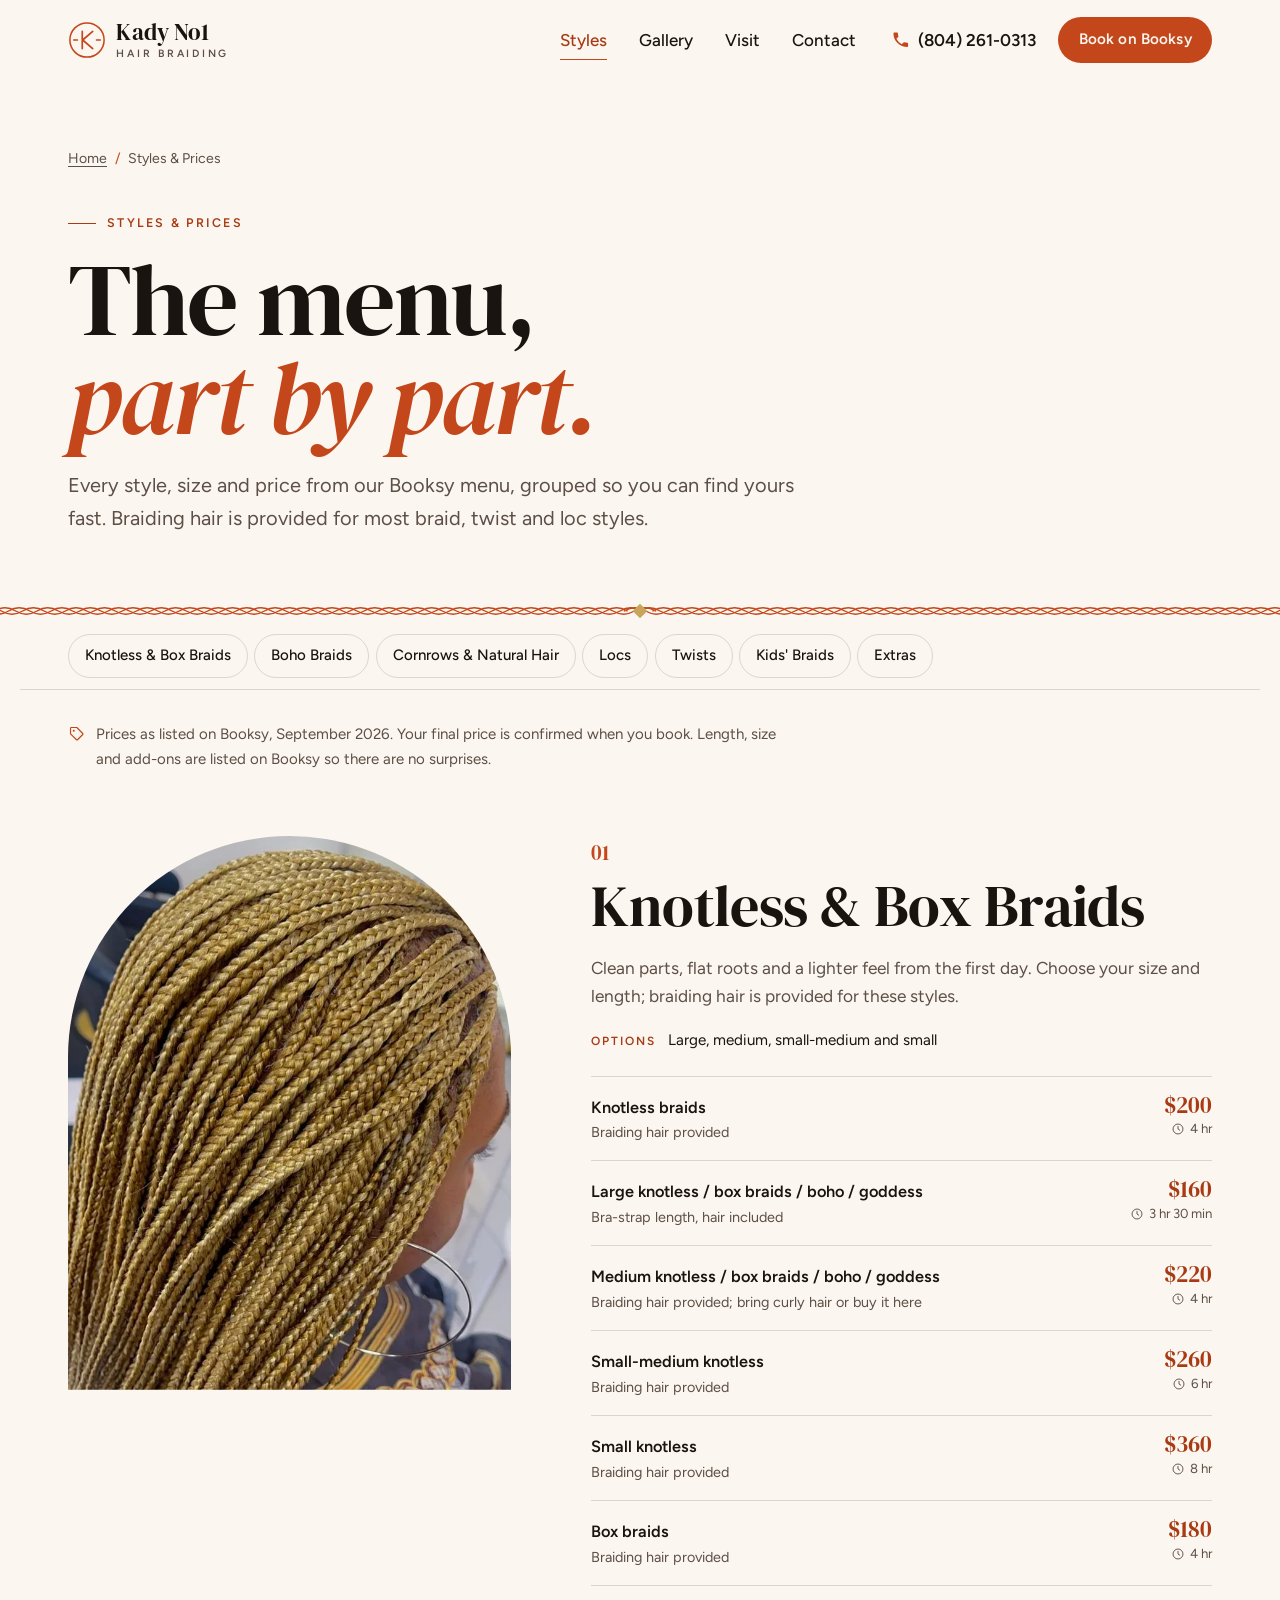
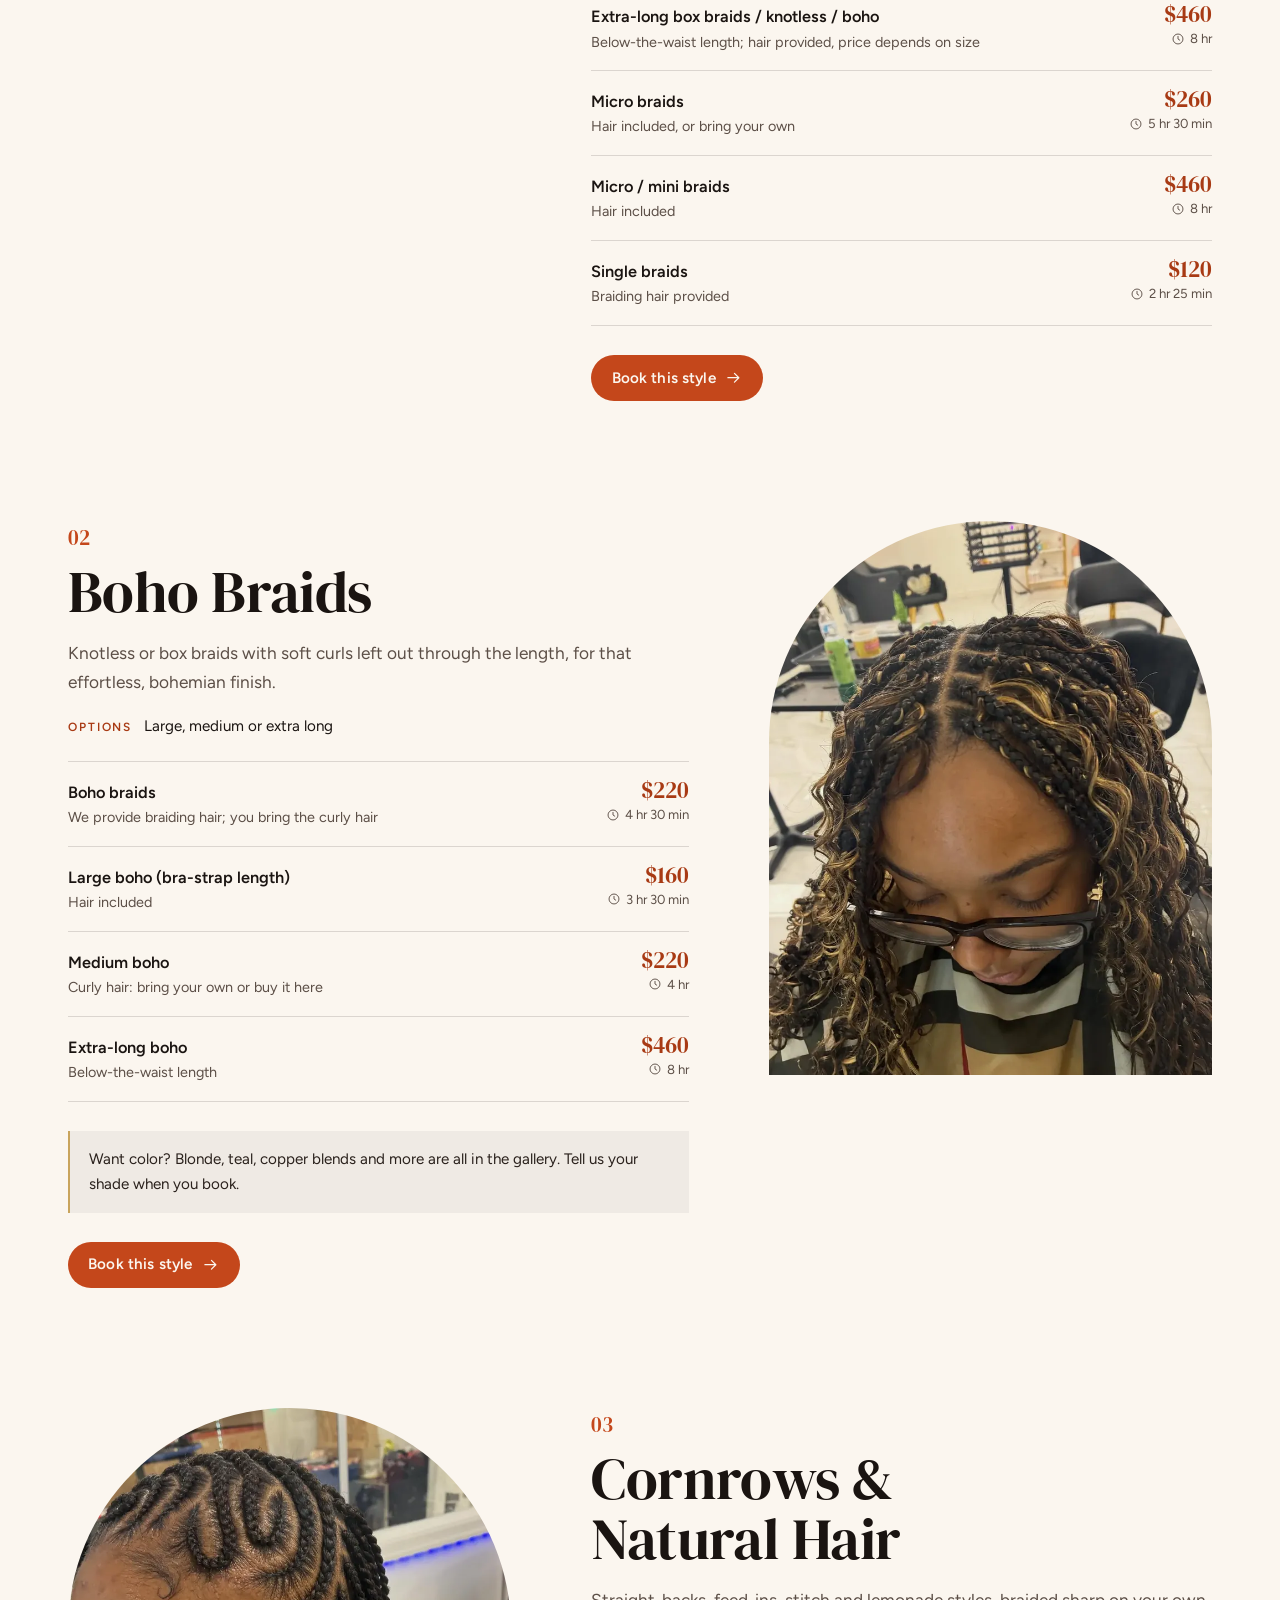
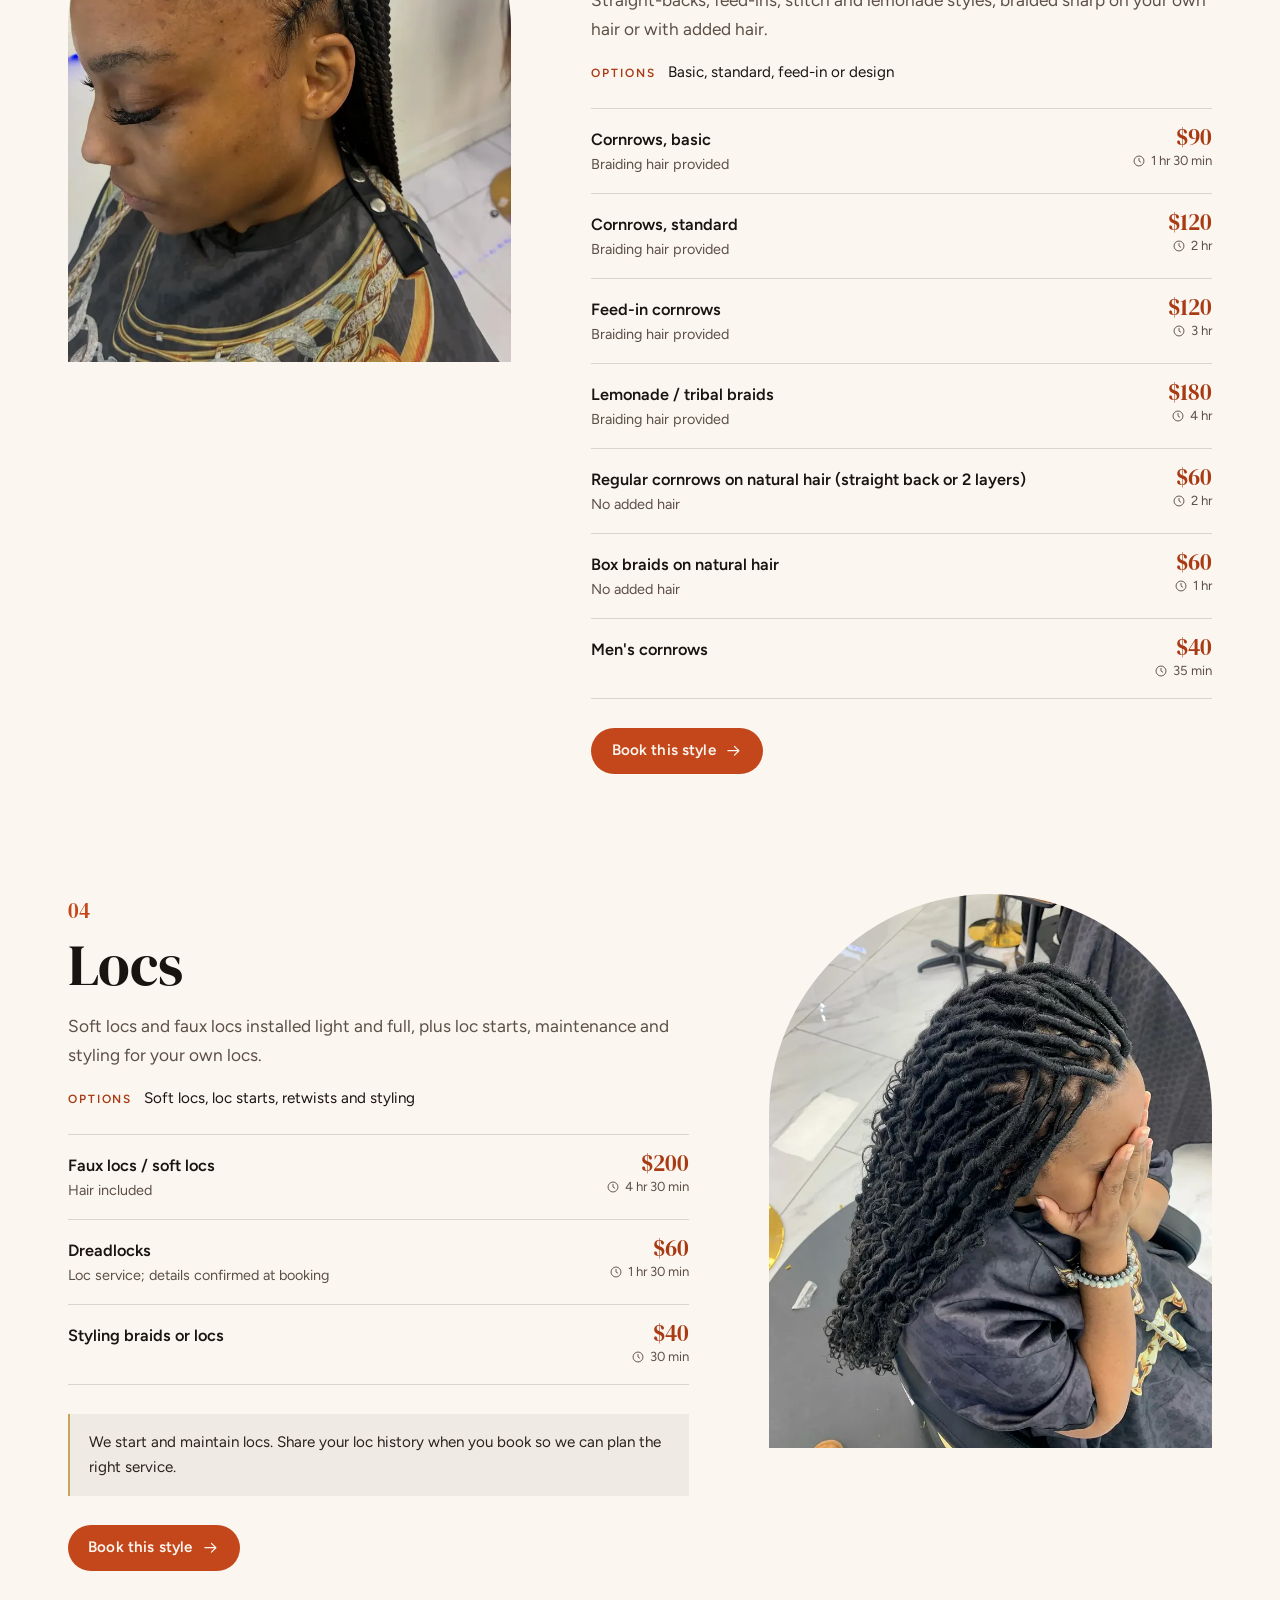
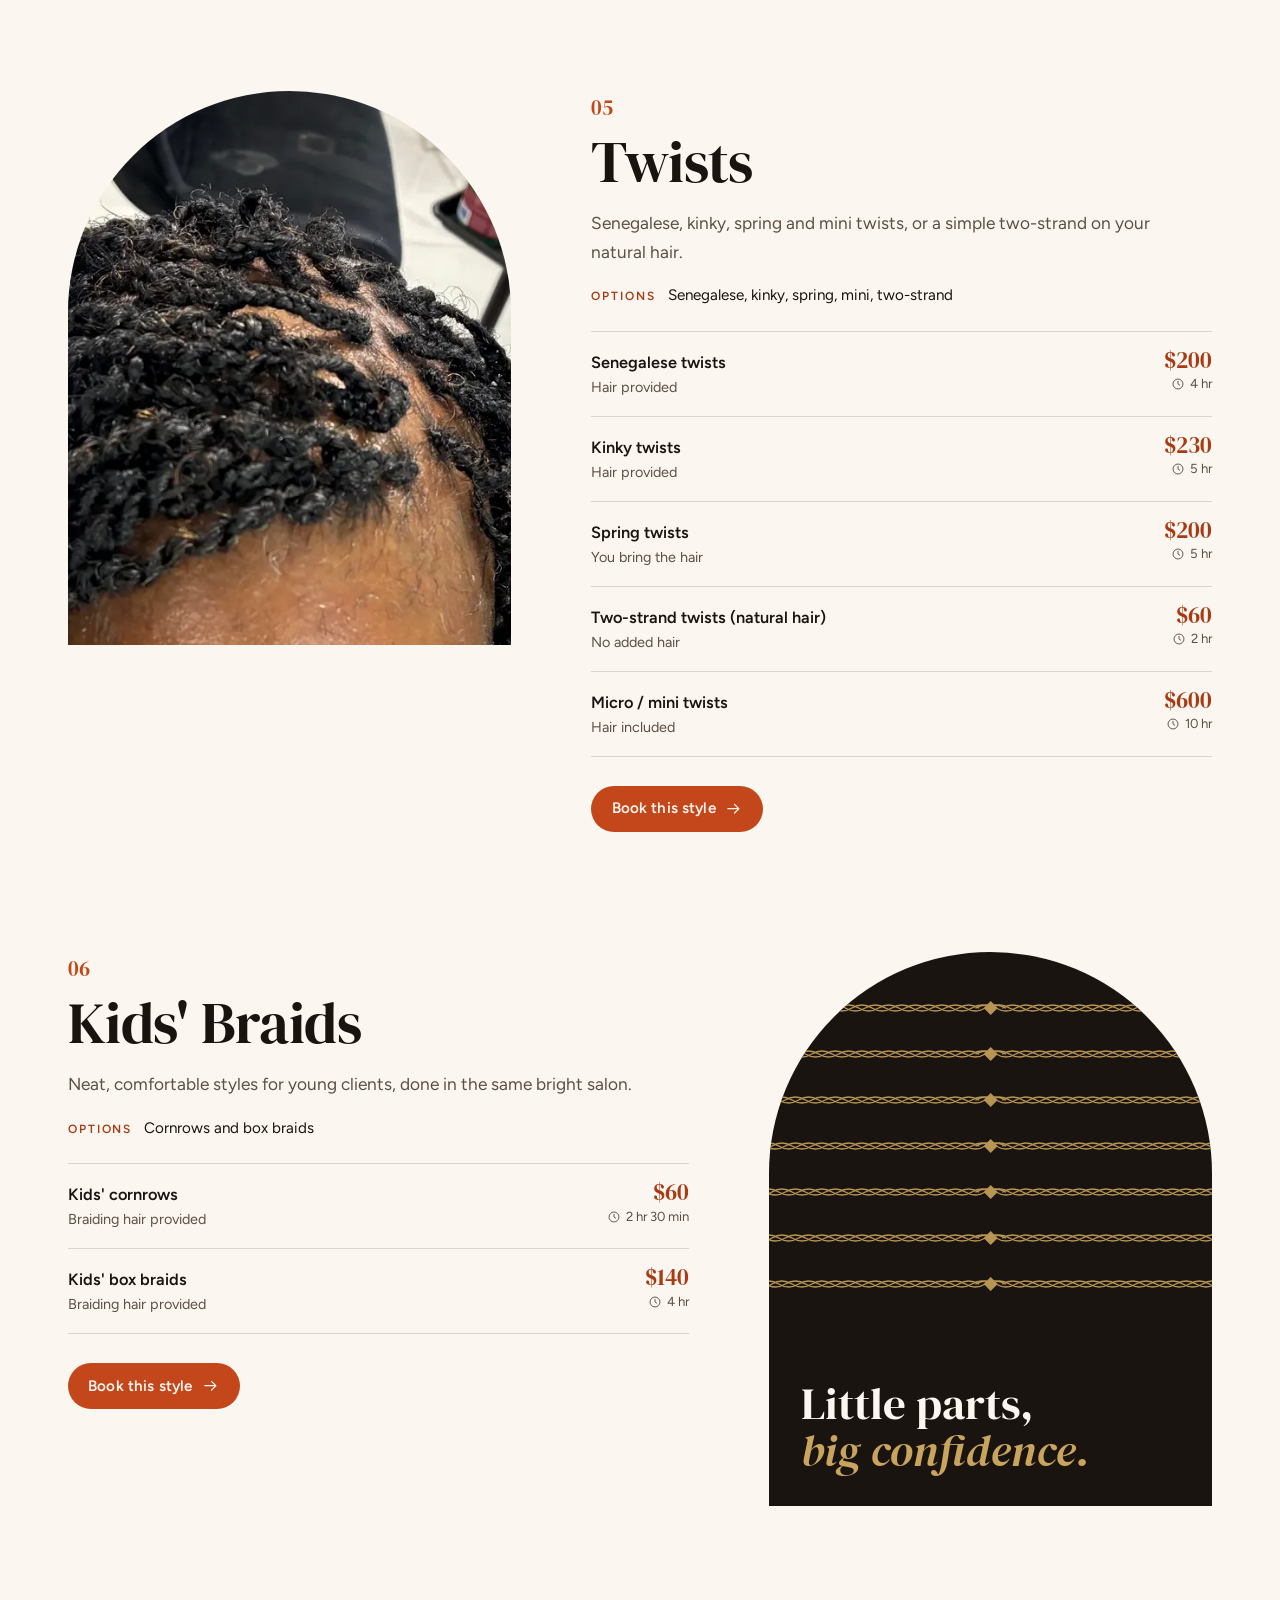
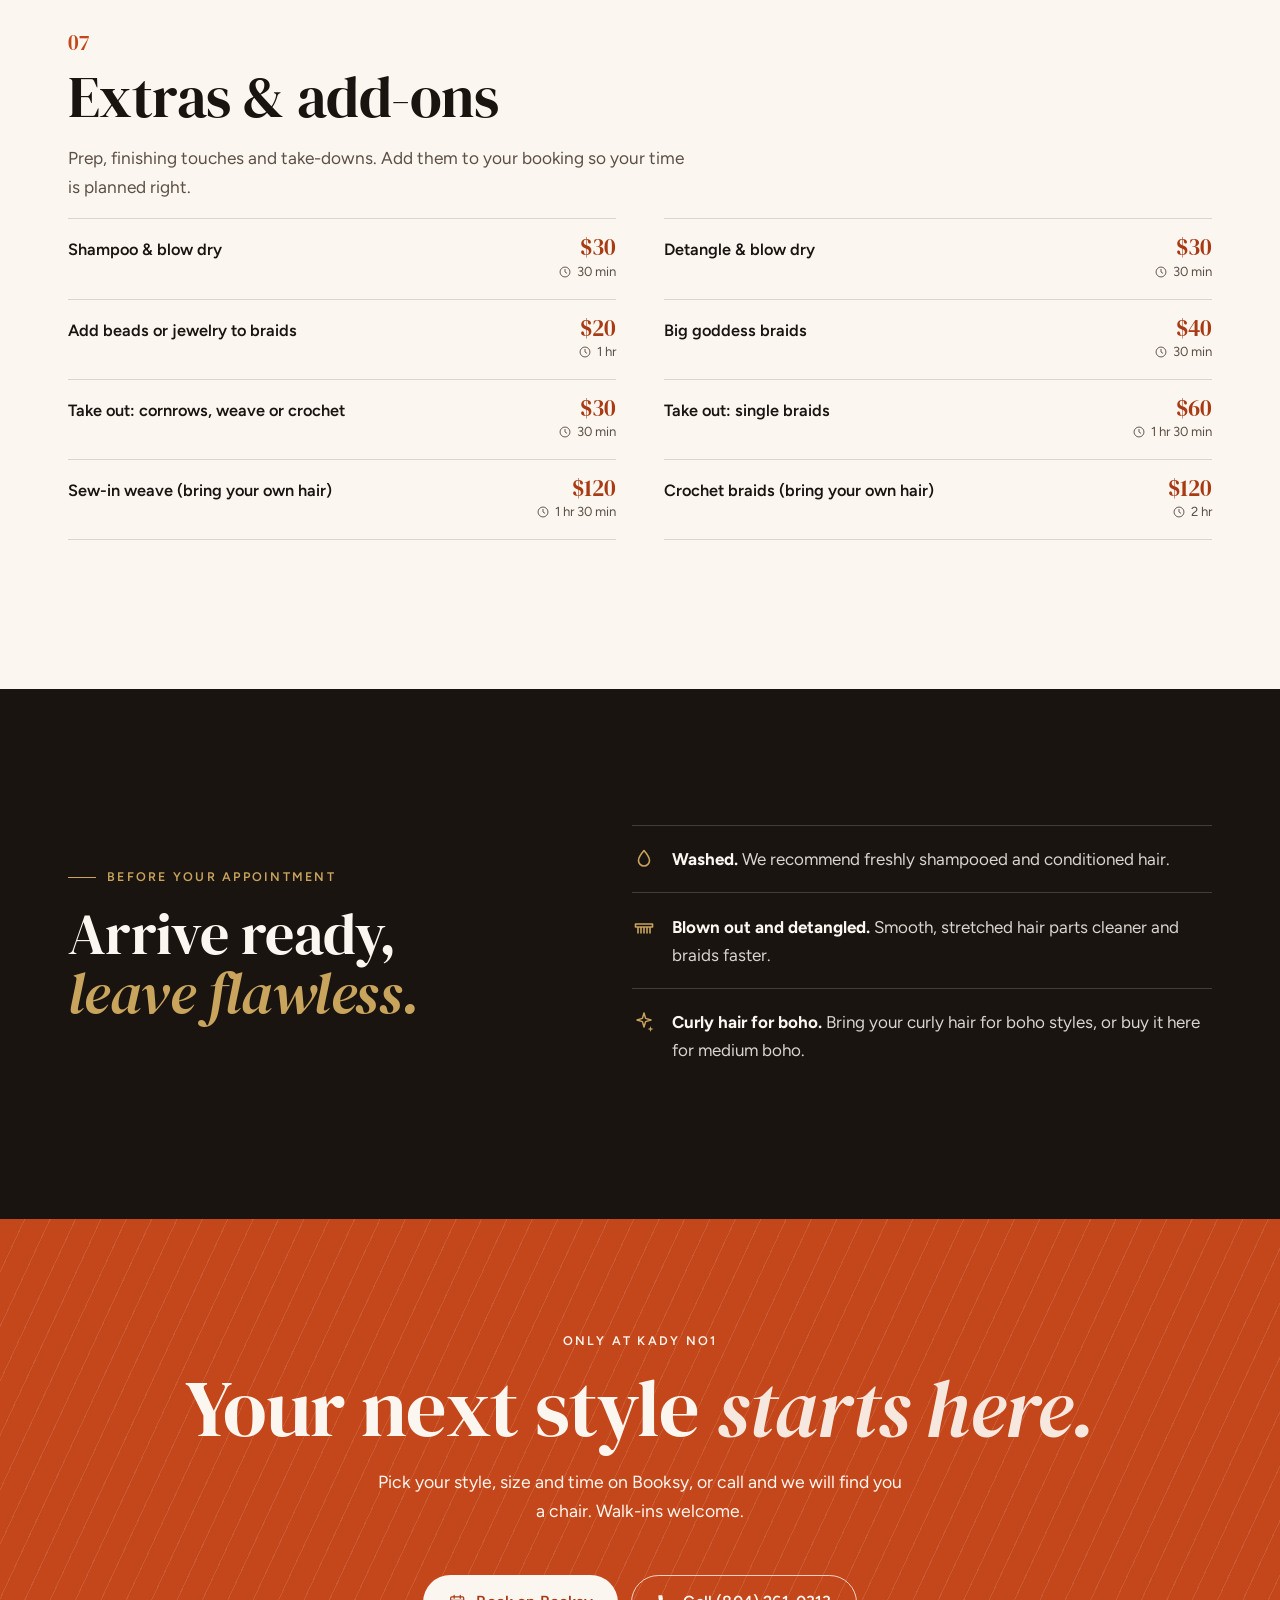
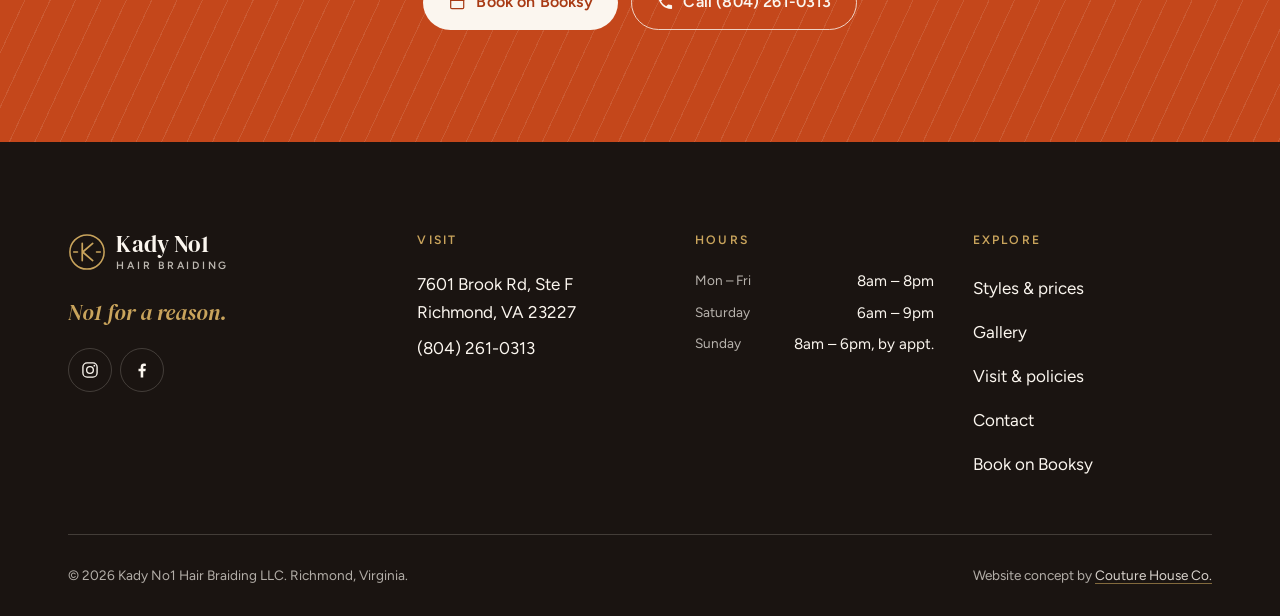
<file: styles.html>
<!doctype html>
<html lang="en">
<head>
<meta charset="utf-8">
<meta name="viewport" content="width=device-width, initial-scale=1, viewport-fit=cover">
<title>Braiding Styles &amp; Prices | Kady No1, Richmond, VA</title>
<meta name="description" content="Knotless, box, boho, cornrows, soft locs, twists and kids&#x27; braids with Booksy prices and times. Hair provided on most styles. Brook Rd, Richmond.">
<link rel="canonical" href="https://kady-no1-hair-braiding-website.netlify.app/styles.html">
<meta name="theme-color" content="#C4471B">
<meta name="robots" content="index, follow, max-image-preview:large">
<meta property="og:type" content="website">
<meta property="og:site_name" content="Kady No 1 Hair Braiding">
<meta property="og:title" content="Braiding Styles &amp; Prices | Kady No1, Richmond, VA">
<meta property="og:description" content="Knotless, box, boho, cornrows, soft locs, twists and kids&#x27; braids with Booksy prices and times. Hair provided on most styles. Brook Rd, Richmond.">
<meta property="og:url" content="https://kady-no1-hair-braiding-website.netlify.app/styles.html">
<meta property="og:image" content="https://kady-no1-hair-braiding-website.netlify.app/assets/img/og.jpg">
<meta property="og:image:width" content="1200">
<meta property="og:image:height" content="630">
<meta property="og:image:alt" content="Kady No1 Hair Braiding, Richmond, VA. No1 for a reason.">
<meta property="og:locale" content="en_US">
<meta name="twitter:card" content="summary_large_image">
<meta name="twitter:title" content="Braiding Styles &amp; Prices | Kady No1, Richmond, VA">
<meta name="twitter:description" content="Knotless, box, boho, cornrows, soft locs, twists and kids&#x27; braids with Booksy prices and times. Hair provided on most styles. Brook Rd, Richmond.">
<meta name="twitter:image" content="https://kady-no1-hair-braiding-website.netlify.app/assets/img/og.jpg">
<link rel="icon" href="assets/img/favicon.svg" type="image/svg+xml">
<link rel="icon" href="assets/img/favicon-32.png" sizes="32x32" type="image/png">
<link rel="apple-touch-icon" href="assets/img/apple-touch-icon.png">
<link rel="manifest" href="site.webmanifest">
<link rel="preload" href="assets/fonts/dm-serif-display-latin-400-normal.woff2" as="font" type="font/woff2" crossorigin>
<link rel="preload" href="assets/fonts/figtree-latin-wght-normal.woff2" as="font" type="font/woff2" crossorigin>

<link rel="stylesheet" href="assets/css/fonts.css?v=20260930b">
<link rel="stylesheet" href="assets/css/site.css?v=20260930b">
<script>document.documentElement.classList.add('js')</script>
<script src="assets/js/site.js" defer></script>
<script type="application/ld+json">{"@context":"https://schema.org","@graph":[{"@type":"HairSalon","@id":"https://kady-no1-hair-braiding-website.netlify.app/#salon","name":"Kady No 1 Hair Braiding","legalName":"Kady No1 Hair Braiding LLC","alternateName":["Kady No1 Hair Braiding","Kady No1 Hair Braiding LLC"],"slogan":"No1 for a reason","description":"African hair braiding salon on Brook Road in Richmond, VA: knotless and box braids, boho braids, cornrows and stitch braids, soft locs, loc starts and maintenance, twists and kids’ braids. Walk-ins welcome; book on Booksy.","url":"https://kady-no1-hair-braiding-website.netlify.app/","logo":"https://kady-no1-hair-braiding-website.netlify.app/assets/img/icon-512.png","image":["https://kady-no1-hair-braiding-website.netlify.app/assets/img/og.jpg","https://kady-no1-hair-braiding-website.netlify.app/assets/img/salon-arched-mirrors.webp","https://kady-no1-hair-braiding-website.netlify.app/assets/img/boho-knotless-long.webp"],"telephone":"+1-804-261-0313","address":{"@type":"PostalAddress","streetAddress":"7601 Brook Rd, Ste F","addressLocality":"Richmond","addressRegion":"VA","postalCode":"23227","addressCountry":"US"},"hasMap":"https://www.google.com/maps/search/?api=1&query=Kady+No1+Hair+Braiding+7601+Brook+Rd+Ste+F+Richmond+VA+23227","openingHoursSpecification":[{"@type":"OpeningHoursSpecification","dayOfWeek":["Monday","Tuesday","Wednesday","Thursday","Friday"],"opens":"08:00","closes":"20:00"},{"@type":"OpeningHoursSpecification","dayOfWeek":"Saturday","opens":"06:00","closes":"21:00"},{"@type":"OpeningHoursSpecification","dayOfWeek":"Sunday","opens":"08:00","closes":"18:00"}],"areaServed":[{"@type":"City","name":"Richmond, VA"},{"@type":"AdministrativeArea","name":"Henrico County, VA"}],"sameAs":["https://www.instagram.com/kadyno1hairbraiding/","https://www.facebook.com/kadyno1hairbraiding/","https://booksy.com/en-us/1362588_kady-no1-hair-braiding-llc_braids-locs_134575_richmond"],"amenityFeature":[{"@type":"LocationFeatureSpecification","name":"Walk-ins welcome","value":true},{"@type":"LocationFeatureSpecification","name":"Parking","value":true},{"@type":"LocationFeatureSpecification","name":"Wheelchair accessible","value":true},{"@type":"LocationFeatureSpecification","name":"Wi-Fi","value":true}],"potentialAction":{"@type":"ReserveAction","target":{"@type":"EntryPoint","urlTemplate":"https://booksy.com/en-us/1362588_kady-no1-hair-braiding-llc_braids-locs_134575_richmond","actionPlatform":["https://schema.org/DesktopWebPlatform","https://schema.org/MobileWebPlatform"]},"result":{"@type":"Reservation","name":"Hair braiding appointment"}},"hasOfferCatalog":{"@type":"OfferCatalog","name":"Braiding, locs and twists menu","itemListElement":[{"@type":"OfferCatalog","name":"Knotless & Box Braids","itemListElement":[{"@type":"Offer","price":"200","priceCurrency":"USD","url":"https://booksy.com/en-us/1362588_kady-no1-hair-braiding-llc_braids-locs_134575_richmond","itemOffered":{"@type":"Service","name":"Knotless braids","description":"Braiding hair provided. About 4 hr."}},{"@type":"Offer","price":"160","priceCurrency":"USD","url":"https://booksy.com/en-us/1362588_kady-no1-hair-braiding-llc_braids-locs_134575_richmond","itemOffered":{"@type":"Service","name":"Large knotless / box braids / boho / goddess","description":"Bra-strap length, hair included. About 3 hr 30 min."}},{"@type":"Offer","price":"220","priceCurrency":"USD","url":"https://booksy.com/en-us/1362588_kady-no1-hair-braiding-llc_braids-locs_134575_richmond","itemOffered":{"@type":"Service","name":"Medium knotless / box braids / boho / goddess","description":"Braiding hair provided; bring curly hair or buy it here. About 4 hr."}},{"@type":"Offer","price":"260","priceCurrency":"USD","url":"https://booksy.com/en-us/1362588_kady-no1-hair-braiding-llc_braids-locs_134575_richmond","itemOffered":{"@type":"Service","name":"Small-medium knotless","description":"Braiding hair provided. About 6 hr."}},{"@type":"Offer","price":"360","priceCurrency":"USD","url":"https://booksy.com/en-us/1362588_kady-no1-hair-braiding-llc_braids-locs_134575_richmond","itemOffered":{"@type":"Service","name":"Small knotless","description":"Braiding hair provided. About 8 hr."}},{"@type":"Offer","price":"180","priceCurrency":"USD","url":"https://booksy.com/en-us/1362588_kady-no1-hair-braiding-llc_braids-locs_134575_richmond","itemOffered":{"@type":"Service","name":"Box braids","description":"Braiding hair provided. About 4 hr."}},{"@type":"Offer","price":"460","priceCurrency":"USD","url":"https://booksy.com/en-us/1362588_kady-no1-hair-braiding-llc_braids-locs_134575_richmond","itemOffered":{"@type":"Service","name":"Extra-long box braids / knotless / boho","description":"Below-the-waist length; hair provided, price depends on size. About 8 hr."}},{"@type":"Offer","price":"260","priceCurrency":"USD","url":"https://booksy.com/en-us/1362588_kady-no1-hair-braiding-llc_braids-locs_134575_richmond","itemOffered":{"@type":"Service","name":"Micro braids","description":"Hair included, or bring your own. About 5 hr 30 min."}},{"@type":"Offer","price":"460","priceCurrency":"USD","url":"https://booksy.com/en-us/1362588_kady-no1-hair-braiding-llc_braids-locs_134575_richmond","itemOffered":{"@type":"Service","name":"Micro / mini braids","description":"Hair included. About 8 hr."}},{"@type":"Offer","price":"120","priceCurrency":"USD","url":"https://booksy.com/en-us/1362588_kady-no1-hair-braiding-llc_braids-locs_134575_richmond","itemOffered":{"@type":"Service","name":"Single braids","description":"Braiding hair provided. About 2 hr 25 min."}}]},{"@type":"OfferCatalog","name":"Boho Braids","itemListElement":[{"@type":"Offer","price":"220","priceCurrency":"USD","url":"https://booksy.com/en-us/1362588_kady-no1-hair-braiding-llc_braids-locs_134575_richmond","itemOffered":{"@type":"Service","name":"Boho braids","description":"We provide braiding hair; you bring the curly hair. About 4 hr 30 min."}},{"@type":"Offer","price":"160","priceCurrency":"USD","url":"https://booksy.com/en-us/1362588_kady-no1-hair-braiding-llc_braids-locs_134575_richmond","itemOffered":{"@type":"Service","name":"Large boho (bra-strap length)","description":"Hair included. About 3 hr 30 min."}},{"@type":"Offer","price":"220","priceCurrency":"USD","url":"https://booksy.com/en-us/1362588_kady-no1-hair-braiding-llc_braids-locs_134575_richmond","itemOffered":{"@type":"Service","name":"Medium boho","description":"Curly hair: bring your own or buy it here. About 4 hr."}},{"@type":"Offer","price":"460","priceCurrency":"USD","url":"https://booksy.com/en-us/1362588_kady-no1-hair-braiding-llc_braids-locs_134575_richmond","itemOffered":{"@type":"Service","name":"Extra-long boho","description":"Below-the-waist length. About 8 hr."}}]},{"@type":"OfferCatalog","name":"Cornrows & Natural Hair","itemListElement":[{"@type":"Offer","price":"90","priceCurrency":"USD","url":"https://booksy.com/en-us/1362588_kady-no1-hair-braiding-llc_braids-locs_134575_richmond","itemOffered":{"@type":"Service","name":"Cornrows, basic","description":"Braiding hair provided. About 1 hr 30 min."}},{"@type":"Offer","price":"120","priceCurrency":"USD","url":"https://booksy.com/en-us/1362588_kady-no1-hair-braiding-llc_braids-locs_134575_richmond","itemOffered":{"@type":"Service","name":"Cornrows, standard","description":"Braiding hair provided. About 2 hr."}},{"@type":"Offer","price":"120","priceCurrency":"USD","url":"https://booksy.com/en-us/1362588_kady-no1-hair-braiding-llc_braids-locs_134575_richmond","itemOffered":{"@type":"Service","name":"Feed-in cornrows","description":"Braiding hair provided. About 3 hr."}},{"@type":"Offer","price":"180","priceCurrency":"USD","url":"https://booksy.com/en-us/1362588_kady-no1-hair-braiding-llc_braids-locs_134575_richmond","itemOffered":{"@type":"Service","name":"Lemonade / tribal braids","description":"Braiding hair provided. About 4 hr."}},{"@type":"Offer","price":"60","priceCurrency":"USD","url":"https://booksy.com/en-us/1362588_kady-no1-hair-braiding-llc_braids-locs_134575_richmond","itemOffered":{"@type":"Service","name":"Regular cornrows on natural hair (straight back or 2 layers)","description":"No added hair. About 2 hr."}},{"@type":"Offer","price":"60","priceCurrency":"USD","url":"https://booksy.com/en-us/1362588_kady-no1-hair-braiding-llc_braids-locs_134575_richmond","itemOffered":{"@type":"Service","name":"Box braids on natural hair","description":"No added hair. About 1 hr."}},{"@type":"Offer","price":"40","priceCurrency":"USD","url":"https://booksy.com/en-us/1362588_kady-no1-hair-braiding-llc_braids-locs_134575_richmond","itemOffered":{"@type":"Service","name":"Men's cornrows","description":"About 35 min."}}]},{"@type":"OfferCatalog","name":"Locs","itemListElement":[{"@type":"Offer","price":"200","priceCurrency":"USD","url":"https://booksy.com/en-us/1362588_kady-no1-hair-braiding-llc_braids-locs_134575_richmond","itemOffered":{"@type":"Service","name":"Faux locs / soft locs","description":"Hair included. About 4 hr 30 min."}},{"@type":"Offer","price":"60","priceCurrency":"USD","url":"https://booksy.com/en-us/1362588_kady-no1-hair-braiding-llc_braids-locs_134575_richmond","itemOffered":{"@type":"Service","name":"Dreadlocks","description":"Loc service; details confirmed at booking. About 1 hr 30 min."}},{"@type":"Offer","price":"40","priceCurrency":"USD","url":"https://booksy.com/en-us/1362588_kady-no1-hair-braiding-llc_braids-locs_134575_richmond","itemOffered":{"@type":"Service","name":"Styling braids or locs","description":"About 30 min."}}]},{"@type":"OfferCatalog","name":"Twists","itemListElement":[{"@type":"Offer","price":"200","priceCurrency":"USD","url":"https://booksy.com/en-us/1362588_kady-no1-hair-braiding-llc_braids-locs_134575_richmond","itemOffered":{"@type":"Service","name":"Senegalese twists","description":"Hair provided. About 4 hr."}},{"@type":"Offer","price":"230","priceCurrency":"USD","url":"https://booksy.com/en-us/1362588_kady-no1-hair-braiding-llc_braids-locs_134575_richmond","itemOffered":{"@type":"Service","name":"Kinky twists","description":"Hair provided. About 5 hr."}},{"@type":"Offer","price":"200","priceCurrency":"USD","url":"https://booksy.com/en-us/1362588_kady-no1-hair-braiding-llc_braids-locs_134575_richmond","itemOffered":{"@type":"Service","name":"Spring twists","description":"You bring the hair. About 5 hr."}},{"@type":"Offer","price":"60","priceCurrency":"USD","url":"https://booksy.com/en-us/1362588_kady-no1-hair-braiding-llc_braids-locs_134575_richmond","itemOffered":{"@type":"Service","name":"Two-strand twists (natural hair)","description":"No added hair. About 2 hr."}},{"@type":"Offer","price":"600","priceCurrency":"USD","url":"https://booksy.com/en-us/1362588_kady-no1-hair-braiding-llc_braids-locs_134575_richmond","itemOffered":{"@type":"Service","name":"Micro / mini twists","description":"Hair included. About 10 hr."}}]},{"@type":"OfferCatalog","name":"Kids' Braids","itemListElement":[{"@type":"Offer","price":"60","priceCurrency":"USD","url":"https://booksy.com/en-us/1362588_kady-no1-hair-braiding-llc_braids-locs_134575_richmond","itemOffered":{"@type":"Service","name":"Kids' cornrows","description":"Braiding hair provided. About 2 hr 30 min."}},{"@type":"Offer","price":"140","priceCurrency":"USD","url":"https://booksy.com/en-us/1362588_kady-no1-hair-braiding-llc_braids-locs_134575_richmond","itemOffered":{"@type":"Service","name":"Kids' box braids","description":"Braiding hair provided. About 4 hr."}}]},{"@type":"OfferCatalog","name":"Extras & add-ons","itemListElement":[{"@type":"Offer","price":"30","priceCurrency":"USD","url":"https://booksy.com/en-us/1362588_kady-no1-hair-braiding-llc_braids-locs_134575_richmond","itemOffered":{"@type":"Service","name":"Shampoo & blow dry","description":"About 30 min."}},{"@type":"Offer","price":"30","priceCurrency":"USD","url":"https://booksy.com/en-us/1362588_kady-no1-hair-braiding-llc_braids-locs_134575_richmond","itemOffered":{"@type":"Service","name":"Detangle & blow dry","description":"About 30 min."}},{"@type":"Offer","price":"20","priceCurrency":"USD","url":"https://booksy.com/en-us/1362588_kady-no1-hair-braiding-llc_braids-locs_134575_richmond","itemOffered":{"@type":"Service","name":"Add beads or jewelry to braids","description":"About 1 hr."}},{"@type":"Offer","price":"40","priceCurrency":"USD","url":"https://booksy.com/en-us/1362588_kady-no1-hair-braiding-llc_braids-locs_134575_richmond","itemOffered":{"@type":"Service","name":"Big goddess braids","description":"About 30 min."}},{"@type":"Offer","price":"30","priceCurrency":"USD","url":"https://booksy.com/en-us/1362588_kady-no1-hair-braiding-llc_braids-locs_134575_richmond","itemOffered":{"@type":"Service","name":"Take out: cornrows, weave or crochet","description":"About 30 min."}},{"@type":"Offer","price":"60","priceCurrency":"USD","url":"https://booksy.com/en-us/1362588_kady-no1-hair-braiding-llc_braids-locs_134575_richmond","itemOffered":{"@type":"Service","name":"Take out: single braids","description":"About 1 hr 30 min."}},{"@type":"Offer","price":"120","priceCurrency":"USD","url":"https://booksy.com/en-us/1362588_kady-no1-hair-braiding-llc_braids-locs_134575_richmond","itemOffered":{"@type":"Service","name":"Sew-in weave (bring your own hair)","description":"About 1 hr 30 min."}},{"@type":"Offer","price":"120","priceCurrency":"USD","url":"https://booksy.com/en-us/1362588_kady-no1-hair-braiding-llc_braids-locs_134575_richmond","itemOffered":{"@type":"Service","name":"Crochet braids (bring your own hair)","description":"About 2 hr."}}]}]}},{"@type":"BreadcrumbList","itemListElement":[{"@type":"ListItem","position":1,"name":"Home","item":"https://kady-no1-hair-braiding-website.netlify.app/"},{"@type":"ListItem","position":2,"name":"Styles & Prices","item":"https://kady-no1-hair-braiding-website.netlify.app/styles.html"}]}]}</script>
</head>
<body>
<a class="skip" href="#main">Skip to content</a>
<header class="site-header" data-header>
  <div class="wrap header-inner">
    <a class="brand" href="index.html" aria-label="Kady No1 Hair Braiding, home"><svg class="brand-mark" viewBox="0 0 40 40" aria-hidden="true" focusable="false"><circle cx="20" cy="20" r="18" fill="none" stroke="currentColor" stroke-width="1.6"/><path d="M15 11v18M26 11l-10.5 9L26 29" fill="none" stroke="currentColor" stroke-width="1.8" stroke-linecap="round" stroke-linejoin="round"/><path d="M6 20h4M30 20h4" stroke="currentColor" stroke-width="1.6" stroke-linecap="round"/></svg><span class="brand-word"><span class="brand-name">Kady No1</span><span class="brand-sub">Hair Braiding</span></span></a>
    <nav class="nav" id="site-nav" aria-label="Main">
      <ul class="nav-list"><li><a href="styles.html" aria-current="page">Styles</a></li><li><a href="gallery.html">Gallery</a></li><li><a href="visit.html">Visit</a></li><li><a href="contact.html">Contact</a></li></ul>
      <div class="nav-extra">
        <a class="nav-phone" href="tel:+18042610313"><svg class="ico" viewBox="0 0 24 24" aria-hidden="true" focusable="false" fill="currentColor"><path d="M6.6 10.8a15.1 15.1 0 0 0 6.6 6.6l2.2-2.2a1 1 0 0 1 1-.25 11.4 11.4 0 0 0 3.6.57 1 1 0 0 1 1 1V20a1 1 0 0 1-1 1A17 17 0 0 1 3 4a1 1 0 0 1 1-1h3.5a1 1 0 0 1 1 1c0 1.25.2 2.45.57 3.57a1 1 0 0 1-.25 1z"/></svg><span>(804) 261-0313</span></a>
        <a class="btn btn-rust btn-sm" href="https://booksy.com/en-us/1362588_kady-no1-hair-braiding-llc_braids-locs_134575_richmond" target="_blank" rel="noopener">Book on Booksy</a>
      </div>
    </nav>
    <button class="menu-btn" type="button" aria-expanded="false" aria-controls="site-nav" data-menu-btn>
      <span class="menu-lines" aria-hidden="true"><span></span><span></span></span><span class="menu-label">Menu</span>
    </button>
  </div>
</header>
<main id="main">
<section class="page-hero">
  <div class="wrap">
    <nav class="crumbs" aria-label="Breadcrumb"><ol><li><a href="index.html">Home</a></li><li aria-current="page">Styles &amp; Prices</li></ol></nav>
    <p class="eyebrow">Styles &amp; prices</p>
    <h1 class="page-title">The menu, <em>part by part.</em></h1>
    <p class="page-lead">Every style, size and price from our Booksy menu, grouped so you can find yours fast. Braiding hair is provided for most braid, twist and loc styles.</p>
  </div>
  <div class="parting parting-hero" aria-hidden="true"><svg viewBox="0 0 1200 24" preserveAspectRatio="xMidYMid slice" focusable="false"><g class="parting-strands"><g><path d="M612.0 12 Q622.0 6 632.0 12 T652.0 12 T672.0 12 T692.0 12 T712.0 12 T732.0 12 T752.0 12 T772.0 12 T792.0 12 T812.0 12 T832.0 12 T852.0 12 T872.0 12 T892.0 12 T912.0 12 T932.0 12 T952.0 12 T972.0 12 T992.0 12 T1012.0 12 T1032.0 12 T1052.0 12 T1072.0 12 T1092.0 12 T1112.0 12 T1132.0 12 T1152.0 12 T1172.0 12 T1192.0 12 T1212.0 12" pathLength="1"/><path d="M598.7 12 Q608.7 6 618.7 12 T638.7 12 T658.7 12 T678.7 12 T698.7 12 T718.7 12 T738.7 12 T758.7 12 T778.7 12 T798.7 12 T818.7 12 T838.7 12 T858.7 12 T878.7 12 T898.7 12 T918.7 12 T938.7 12 T958.7 12 T978.7 12 T998.7 12 T1018.7 12 T1038.7 12 T1058.7 12 T1078.7 12 T1098.7 12 T1118.7 12 T1138.7 12 T1158.7 12 T1178.7 12 T1198.7 12 T1218.7 12" pathLength="1"/><path d="M585.3 12 Q595.3 6 605.3 12 T625.3 12 T645.3 12 T665.3 12 T685.3 12 T705.3 12 T725.3 12 T745.3 12 T765.3 12 T785.3 12 T805.3 12 T825.3 12 T845.3 12 T865.3 12 T885.3 12 T905.3 12 T925.3 12 T945.3 12 T965.3 12 T985.3 12 T1005.3 12 T1025.3 12 T1045.3 12 T1065.3 12 T1085.3 12 T1105.3 12 T1125.3 12 T1145.3 12 T1165.3 12 T1185.3 12 T1205.3 12 T1225.3 12" pathLength="1"/></g><g transform="translate(1200 0) scale(-1 1)"><path d="M612.0 12 Q622.0 6 632.0 12 T652.0 12 T672.0 12 T692.0 12 T712.0 12 T732.0 12 T752.0 12 T772.0 12 T792.0 12 T812.0 12 T832.0 12 T852.0 12 T872.0 12 T892.0 12 T912.0 12 T932.0 12 T952.0 12 T972.0 12 T992.0 12 T1012.0 12 T1032.0 12 T1052.0 12 T1072.0 12 T1092.0 12 T1112.0 12 T1132.0 12 T1152.0 12 T1172.0 12 T1192.0 12 T1212.0 12" pathLength="1"/><path d="M598.7 12 Q608.7 6 618.7 12 T638.7 12 T658.7 12 T678.7 12 T698.7 12 T718.7 12 T738.7 12 T758.7 12 T778.7 12 T798.7 12 T818.7 12 T838.7 12 T858.7 12 T878.7 12 T898.7 12 T918.7 12 T938.7 12 T958.7 12 T978.7 12 T998.7 12 T1018.7 12 T1038.7 12 T1058.7 12 T1078.7 12 T1098.7 12 T1118.7 12 T1138.7 12 T1158.7 12 T1178.7 12 T1198.7 12 T1218.7 12" pathLength="1"/><path d="M585.3 12 Q595.3 6 605.3 12 T625.3 12 T645.3 12 T665.3 12 T685.3 12 T705.3 12 T725.3 12 T745.3 12 T765.3 12 T785.3 12 T805.3 12 T825.3 12 T845.3 12 T865.3 12 T885.3 12 T905.3 12 T925.3 12 T945.3 12 T965.3 12 T985.3 12 T1005.3 12 T1025.3 12 T1045.3 12 T1065.3 12 T1085.3 12 T1105.3 12 T1125.3 12 T1145.3 12 T1165.3 12 T1185.3 12 T1205.3 12 T1225.3 12" pathLength="1"/></g></g><path class="parting-diamond" d="M600 5l7 7-7 7-7-7z"/></svg></div>
</section>
<div class="wrap">
  <nav class="menu-toc" aria-label="Style categories"><ul><li><a href="#knotless">Knotless & Box Braids</a></li><li><a href="#boho">Boho Braids</a></li><li><a href="#cornrows">Cornrows & Natural Hair</a></li><li><a href="#locs">Locs</a></li><li><a href="#twists">Twists</a></li><li><a href="#kids">Kids' Braids</a></li><li><a href="#extras">Extras</a></li></ul></nav>
  <p class="price-note"><svg class="ico" viewBox="0 0 24 24" aria-hidden="true" focusable="false" fill="currentColor"><path d="M3.5 12.2V4.5a1 1 0 0 1 1-1h7.7l8.3 8.3a1 1 0 0 1 0 1.4l-7.3 7.3a1 1 0 0 1-1.4 0z" fill="none" stroke="currentColor" stroke-width="1.6" stroke-linejoin="round"/><circle cx="8" cy="8" r="1.4"/></svg>Prices as listed on Booksy, September 2026. Your final price is confirmed when you book. Length, size and add-ons are listed on Booksy so there are no surprises.</p>
  <div class="menu-groups"><section class="menu-group" id="knotless" aria-labelledby="knotless-t">
      <div class="menu-media"><figure class="part-reveal"><img src="assets/img/blonde-small-box-braids.webp" width="720" height="899" alt="Small honey-blonde box braids swept over one shoulder" loading="lazy" decoding="async"></figure></div>
      <div class="menu-body">
        <p class="menu-idx" aria-hidden="true">01</p>
        <h2 class="h2" id="knotless-t">Knotless & Box Braids</h2>
        <p class="menu-desc">Clean parts, flat roots and a lighter feel from the first day. Choose your size and length; braiding hair is provided for these styles.</p>
        <p class="menu-sizes"><span>Options</span> Large, medium, small-medium and small</p>
        <ul class="svc-list"><li class="svc"><div class="svc-main"><h3 class="svc-name">Knotless braids</h3><p class=svc-note>Braiding hair provided</p></div><div class="svc-meta"><span class="svc-price">$200</span><span class="svc-dur"><svg class="ico" viewBox="0 0 24 24" aria-hidden="true" focusable="false" fill="currentColor"><circle cx="12" cy="12" r="8.5" fill="none" stroke="currentColor" stroke-width="1.6"/><path d="M12 7.5V12l3 2" fill="none" stroke="currentColor" stroke-width="1.6" stroke-linecap="round"/></svg>4 hr</span></div></li><li class="svc"><div class="svc-main"><h3 class="svc-name">Large knotless / box braids / boho / goddess</h3><p class=svc-note>Bra-strap length, hair included</p></div><div class="svc-meta"><span class="svc-price">$160</span><span class="svc-dur"><svg class="ico" viewBox="0 0 24 24" aria-hidden="true" focusable="false" fill="currentColor"><circle cx="12" cy="12" r="8.5" fill="none" stroke="currentColor" stroke-width="1.6"/><path d="M12 7.5V12l3 2" fill="none" stroke="currentColor" stroke-width="1.6" stroke-linecap="round"/></svg>3 hr 30 min</span></div></li><li class="svc"><div class="svc-main"><h3 class="svc-name">Medium knotless / box braids / boho / goddess</h3><p class=svc-note>Braiding hair provided; bring curly hair or buy it here</p></div><div class="svc-meta"><span class="svc-price">$220</span><span class="svc-dur"><svg class="ico" viewBox="0 0 24 24" aria-hidden="true" focusable="false" fill="currentColor"><circle cx="12" cy="12" r="8.5" fill="none" stroke="currentColor" stroke-width="1.6"/><path d="M12 7.5V12l3 2" fill="none" stroke="currentColor" stroke-width="1.6" stroke-linecap="round"/></svg>4 hr</span></div></li><li class="svc"><div class="svc-main"><h3 class="svc-name">Small-medium knotless</h3><p class=svc-note>Braiding hair provided</p></div><div class="svc-meta"><span class="svc-price">$260</span><span class="svc-dur"><svg class="ico" viewBox="0 0 24 24" aria-hidden="true" focusable="false" fill="currentColor"><circle cx="12" cy="12" r="8.5" fill="none" stroke="currentColor" stroke-width="1.6"/><path d="M12 7.5V12l3 2" fill="none" stroke="currentColor" stroke-width="1.6" stroke-linecap="round"/></svg>6 hr</span></div></li><li class="svc"><div class="svc-main"><h3 class="svc-name">Small knotless</h3><p class=svc-note>Braiding hair provided</p></div><div class="svc-meta"><span class="svc-price">$360</span><span class="svc-dur"><svg class="ico" viewBox="0 0 24 24" aria-hidden="true" focusable="false" fill="currentColor"><circle cx="12" cy="12" r="8.5" fill="none" stroke="currentColor" stroke-width="1.6"/><path d="M12 7.5V12l3 2" fill="none" stroke="currentColor" stroke-width="1.6" stroke-linecap="round"/></svg>8 hr</span></div></li><li class="svc"><div class="svc-main"><h3 class="svc-name">Box braids</h3><p class=svc-note>Braiding hair provided</p></div><div class="svc-meta"><span class="svc-price">$180</span><span class="svc-dur"><svg class="ico" viewBox="0 0 24 24" aria-hidden="true" focusable="false" fill="currentColor"><circle cx="12" cy="12" r="8.5" fill="none" stroke="currentColor" stroke-width="1.6"/><path d="M12 7.5V12l3 2" fill="none" stroke="currentColor" stroke-width="1.6" stroke-linecap="round"/></svg>4 hr</span></div></li><li class="svc"><div class="svc-main"><h3 class="svc-name">Extra-long box braids / knotless / boho</h3><p class=svc-note>Below-the-waist length; hair provided, price depends on size</p></div><div class="svc-meta"><span class="svc-price">$460</span><span class="svc-dur"><svg class="ico" viewBox="0 0 24 24" aria-hidden="true" focusable="false" fill="currentColor"><circle cx="12" cy="12" r="8.5" fill="none" stroke="currentColor" stroke-width="1.6"/><path d="M12 7.5V12l3 2" fill="none" stroke="currentColor" stroke-width="1.6" stroke-linecap="round"/></svg>8 hr</span></div></li><li class="svc"><div class="svc-main"><h3 class="svc-name">Micro braids</h3><p class=svc-note>Hair included, or bring your own</p></div><div class="svc-meta"><span class="svc-price">$260</span><span class="svc-dur"><svg class="ico" viewBox="0 0 24 24" aria-hidden="true" focusable="false" fill="currentColor"><circle cx="12" cy="12" r="8.5" fill="none" stroke="currentColor" stroke-width="1.6"/><path d="M12 7.5V12l3 2" fill="none" stroke="currentColor" stroke-width="1.6" stroke-linecap="round"/></svg>5 hr 30 min</span></div></li><li class="svc"><div class="svc-main"><h3 class="svc-name">Micro / mini braids</h3><p class=svc-note>Hair included</p></div><div class="svc-meta"><span class="svc-price">$460</span><span class="svc-dur"><svg class="ico" viewBox="0 0 24 24" aria-hidden="true" focusable="false" fill="currentColor"><circle cx="12" cy="12" r="8.5" fill="none" stroke="currentColor" stroke-width="1.6"/><path d="M12 7.5V12l3 2" fill="none" stroke="currentColor" stroke-width="1.6" stroke-linecap="round"/></svg>8 hr</span></div></li><li class="svc"><div class="svc-main"><h3 class="svc-name">Single braids</h3><p class=svc-note>Braiding hair provided</p></div><div class="svc-meta"><span class="svc-price">$120</span><span class="svc-dur"><svg class="ico" viewBox="0 0 24 24" aria-hidden="true" focusable="false" fill="currentColor"><circle cx="12" cy="12" r="8.5" fill="none" stroke="currentColor" stroke-width="1.6"/><path d="M12 7.5V12l3 2" fill="none" stroke="currentColor" stroke-width="1.6" stroke-linecap="round"/></svg>2 hr 25 min</span></div></li></ul>
        
        <a class="btn btn-rust btn-sm" href="https://booksy.com/en-us/1362588_kady-no1-hair-braiding-llc_braids-locs_134575_richmond" target="_blank" rel="noopener">Book this style <svg class="ico" viewBox="0 0 24 24" aria-hidden="true" focusable="false" fill="currentColor"><path d="M4 12h15M13 6l6 6-6 6" fill="none" stroke="currentColor" stroke-width="1.7" stroke-linecap="round" stroke-linejoin="round"/></svg></a>
      </div>
    </section><section class="menu-group menu-flip" id="boho" aria-labelledby="boho-t">
      <div class="menu-media"><figure class="part-reveal"><img src="assets/img/boho-box-braids.webp" srcset="assets/img/boho-box-braids-800.webp 800w, assets/img/boho-box-braids.webp 1350w" sizes="(min-width: 900px) 36vw, 90vw" width="1350" height="1800" alt="Boho box braids with honey highlights and loose curls" loading="lazy" decoding="async"></figure></div>
      <div class="menu-body">
        <p class="menu-idx" aria-hidden="true">02</p>
        <h2 class="h2" id="boho-t">Boho Braids</h2>
        <p class="menu-desc">Knotless or box braids with soft curls left out through the length, for that effortless, bohemian finish.</p>
        <p class="menu-sizes"><span>Options</span> Large, medium or extra long</p>
        <ul class="svc-list"><li class="svc"><div class="svc-main"><h3 class="svc-name">Boho braids</h3><p class=svc-note>We provide braiding hair; you bring the curly hair</p></div><div class="svc-meta"><span class="svc-price">$220</span><span class="svc-dur"><svg class="ico" viewBox="0 0 24 24" aria-hidden="true" focusable="false" fill="currentColor"><circle cx="12" cy="12" r="8.5" fill="none" stroke="currentColor" stroke-width="1.6"/><path d="M12 7.5V12l3 2" fill="none" stroke="currentColor" stroke-width="1.6" stroke-linecap="round"/></svg>4 hr 30 min</span></div></li><li class="svc"><div class="svc-main"><h3 class="svc-name">Large boho (bra-strap length)</h3><p class=svc-note>Hair included</p></div><div class="svc-meta"><span class="svc-price">$160</span><span class="svc-dur"><svg class="ico" viewBox="0 0 24 24" aria-hidden="true" focusable="false" fill="currentColor"><circle cx="12" cy="12" r="8.5" fill="none" stroke="currentColor" stroke-width="1.6"/><path d="M12 7.5V12l3 2" fill="none" stroke="currentColor" stroke-width="1.6" stroke-linecap="round"/></svg>3 hr 30 min</span></div></li><li class="svc"><div class="svc-main"><h3 class="svc-name">Medium boho</h3><p class=svc-note>Curly hair: bring your own or buy it here</p></div><div class="svc-meta"><span class="svc-price">$220</span><span class="svc-dur"><svg class="ico" viewBox="0 0 24 24" aria-hidden="true" focusable="false" fill="currentColor"><circle cx="12" cy="12" r="8.5" fill="none" stroke="currentColor" stroke-width="1.6"/><path d="M12 7.5V12l3 2" fill="none" stroke="currentColor" stroke-width="1.6" stroke-linecap="round"/></svg>4 hr</span></div></li><li class="svc"><div class="svc-main"><h3 class="svc-name">Extra-long boho</h3><p class=svc-note>Below-the-waist length</p></div><div class="svc-meta"><span class="svc-price">$460</span><span class="svc-dur"><svg class="ico" viewBox="0 0 24 24" aria-hidden="true" focusable="false" fill="currentColor"><circle cx="12" cy="12" r="8.5" fill="none" stroke="currentColor" stroke-width="1.6"/><path d="M12 7.5V12l3 2" fill="none" stroke="currentColor" stroke-width="1.6" stroke-linecap="round"/></svg>8 hr</span></div></li></ul>
        <p class="menu-aside">Want color? Blonde, teal, copper blends and more are all in the gallery. Tell us your shade when you book.</p>
        <a class="btn btn-rust btn-sm" href="https://booksy.com/en-us/1362588_kady-no1-hair-braiding-llc_braids-locs_134575_richmond" target="_blank" rel="noopener">Book this style <svg class="ico" viewBox="0 0 24 24" aria-hidden="true" focusable="false" fill="currentColor"><path d="M4 12h15M13 6l6 6-6 6" fill="none" stroke="currentColor" stroke-width="1.7" stroke-linecap="round" stroke-linejoin="round"/></svg></a>
      </div>
    </section><section class="menu-group" id="cornrows" aria-labelledby="cornrows-t">
      <div class="menu-media"><figure class="part-reveal"><img src="assets/img/stitch-cornrows-swirl.webp" srcset="assets/img/stitch-cornrows-swirl-800.webp 800w, assets/img/stitch-cornrows-swirl.webp 1350w" sizes="(min-width: 900px) 36vw, 90vw" width="1350" height="1800" alt="Stitch cornrows with a curved swirl design feeding into long braids" loading="lazy" decoding="async"></figure></div>
      <div class="menu-body">
        <p class="menu-idx" aria-hidden="true">03</p>
        <h2 class="h2" id="cornrows-t">Cornrows & Natural Hair</h2>
        <p class="menu-desc">Straight-backs, feed-ins, stitch and lemonade styles, braided sharp on your own hair or with added hair.</p>
        <p class="menu-sizes"><span>Options</span> Basic, standard, feed-in or design</p>
        <ul class="svc-list"><li class="svc"><div class="svc-main"><h3 class="svc-name">Cornrows, basic</h3><p class=svc-note>Braiding hair provided</p></div><div class="svc-meta"><span class="svc-price">$90</span><span class="svc-dur"><svg class="ico" viewBox="0 0 24 24" aria-hidden="true" focusable="false" fill="currentColor"><circle cx="12" cy="12" r="8.5" fill="none" stroke="currentColor" stroke-width="1.6"/><path d="M12 7.5V12l3 2" fill="none" stroke="currentColor" stroke-width="1.6" stroke-linecap="round"/></svg>1 hr 30 min</span></div></li><li class="svc"><div class="svc-main"><h3 class="svc-name">Cornrows, standard</h3><p class=svc-note>Braiding hair provided</p></div><div class="svc-meta"><span class="svc-price">$120</span><span class="svc-dur"><svg class="ico" viewBox="0 0 24 24" aria-hidden="true" focusable="false" fill="currentColor"><circle cx="12" cy="12" r="8.5" fill="none" stroke="currentColor" stroke-width="1.6"/><path d="M12 7.5V12l3 2" fill="none" stroke="currentColor" stroke-width="1.6" stroke-linecap="round"/></svg>2 hr</span></div></li><li class="svc"><div class="svc-main"><h3 class="svc-name">Feed-in cornrows</h3><p class=svc-note>Braiding hair provided</p></div><div class="svc-meta"><span class="svc-price">$120</span><span class="svc-dur"><svg class="ico" viewBox="0 0 24 24" aria-hidden="true" focusable="false" fill="currentColor"><circle cx="12" cy="12" r="8.5" fill="none" stroke="currentColor" stroke-width="1.6"/><path d="M12 7.5V12l3 2" fill="none" stroke="currentColor" stroke-width="1.6" stroke-linecap="round"/></svg>3 hr</span></div></li><li class="svc"><div class="svc-main"><h3 class="svc-name">Lemonade / tribal braids</h3><p class=svc-note>Braiding hair provided</p></div><div class="svc-meta"><span class="svc-price">$180</span><span class="svc-dur"><svg class="ico" viewBox="0 0 24 24" aria-hidden="true" focusable="false" fill="currentColor"><circle cx="12" cy="12" r="8.5" fill="none" stroke="currentColor" stroke-width="1.6"/><path d="M12 7.5V12l3 2" fill="none" stroke="currentColor" stroke-width="1.6" stroke-linecap="round"/></svg>4 hr</span></div></li><li class="svc"><div class="svc-main"><h3 class="svc-name">Regular cornrows on natural hair (straight back or 2 layers)</h3><p class=svc-note>No added hair</p></div><div class="svc-meta"><span class="svc-price">$60</span><span class="svc-dur"><svg class="ico" viewBox="0 0 24 24" aria-hidden="true" focusable="false" fill="currentColor"><circle cx="12" cy="12" r="8.5" fill="none" stroke="currentColor" stroke-width="1.6"/><path d="M12 7.5V12l3 2" fill="none" stroke="currentColor" stroke-width="1.6" stroke-linecap="round"/></svg>2 hr</span></div></li><li class="svc"><div class="svc-main"><h3 class="svc-name">Box braids on natural hair</h3><p class=svc-note>No added hair</p></div><div class="svc-meta"><span class="svc-price">$60</span><span class="svc-dur"><svg class="ico" viewBox="0 0 24 24" aria-hidden="true" focusable="false" fill="currentColor"><circle cx="12" cy="12" r="8.5" fill="none" stroke="currentColor" stroke-width="1.6"/><path d="M12 7.5V12l3 2" fill="none" stroke="currentColor" stroke-width="1.6" stroke-linecap="round"/></svg>1 hr</span></div></li><li class="svc"><div class="svc-main"><h3 class="svc-name">Men&#x27;s cornrows</h3></div><div class="svc-meta"><span class="svc-price">$40</span><span class="svc-dur"><svg class="ico" viewBox="0 0 24 24" aria-hidden="true" focusable="false" fill="currentColor"><circle cx="12" cy="12" r="8.5" fill="none" stroke="currentColor" stroke-width="1.6"/><path d="M12 7.5V12l3 2" fill="none" stroke="currentColor" stroke-width="1.6" stroke-linecap="round"/></svg>35 min</span></div></li></ul>
        
        <a class="btn btn-rust btn-sm" href="https://booksy.com/en-us/1362588_kady-no1-hair-braiding-llc_braids-locs_134575_richmond" target="_blank" rel="noopener">Book this style <svg class="ico" viewBox="0 0 24 24" aria-hidden="true" focusable="false" fill="currentColor"><path d="M4 12h15M13 6l6 6-6 6" fill="none" stroke="currentColor" stroke-width="1.7" stroke-linecap="round" stroke-linejoin="round"/></svg></a>
      </div>
    </section><section class="menu-group menu-flip" id="locs" aria-labelledby="locs-t">
      <div class="menu-media"><figure class="part-reveal"><img src="assets/img/soft-locs.webp" srcset="assets/img/soft-locs-800.webp 800w, assets/img/soft-locs.webp 1440w" sizes="(min-width: 900px) 36vw, 90vw" width="1440" height="1800" alt="Long black soft locs with curly ends" loading="lazy" decoding="async"></figure></div>
      <div class="menu-body">
        <p class="menu-idx" aria-hidden="true">04</p>
        <h2 class="h2" id="locs-t">Locs</h2>
        <p class="menu-desc">Soft locs and faux locs installed light and full, plus loc starts, maintenance and styling for your own locs.</p>
        <p class="menu-sizes"><span>Options</span> Soft locs, loc starts, retwists and styling</p>
        <ul class="svc-list"><li class="svc"><div class="svc-main"><h3 class="svc-name">Faux locs / soft locs</h3><p class=svc-note>Hair included</p></div><div class="svc-meta"><span class="svc-price">$200</span><span class="svc-dur"><svg class="ico" viewBox="0 0 24 24" aria-hidden="true" focusable="false" fill="currentColor"><circle cx="12" cy="12" r="8.5" fill="none" stroke="currentColor" stroke-width="1.6"/><path d="M12 7.5V12l3 2" fill="none" stroke="currentColor" stroke-width="1.6" stroke-linecap="round"/></svg>4 hr 30 min</span></div></li><li class="svc"><div class="svc-main"><h3 class="svc-name">Dreadlocks</h3><p class=svc-note>Loc service; details confirmed at booking</p></div><div class="svc-meta"><span class="svc-price">$60</span><span class="svc-dur"><svg class="ico" viewBox="0 0 24 24" aria-hidden="true" focusable="false" fill="currentColor"><circle cx="12" cy="12" r="8.5" fill="none" stroke="currentColor" stroke-width="1.6"/><path d="M12 7.5V12l3 2" fill="none" stroke="currentColor" stroke-width="1.6" stroke-linecap="round"/></svg>1 hr 30 min</span></div></li><li class="svc"><div class="svc-main"><h3 class="svc-name">Styling braids or locs</h3></div><div class="svc-meta"><span class="svc-price">$40</span><span class="svc-dur"><svg class="ico" viewBox="0 0 24 24" aria-hidden="true" focusable="false" fill="currentColor"><circle cx="12" cy="12" r="8.5" fill="none" stroke="currentColor" stroke-width="1.6"/><path d="M12 7.5V12l3 2" fill="none" stroke="currentColor" stroke-width="1.6" stroke-linecap="round"/></svg>30 min</span></div></li></ul>
        <p class="menu-aside">We start and maintain locs. Share your loc history when you book so we can plan the right service.</p>
        <a class="btn btn-rust btn-sm" href="https://booksy.com/en-us/1362588_kady-no1-hair-braiding-llc_braids-locs_134575_richmond" target="_blank" rel="noopener">Book this style <svg class="ico" viewBox="0 0 24 24" aria-hidden="true" focusable="false" fill="currentColor"><path d="M4 12h15M13 6l6 6-6 6" fill="none" stroke="currentColor" stroke-width="1.7" stroke-linecap="round" stroke-linejoin="round"/></svg></a>
      </div>
    </section><section class="menu-group" id="twists" aria-labelledby="twists-t">
      <div class="menu-media"><figure class="part-reveal"><img src="assets/img/twists-color-blend.webp" srcset="assets/img/twists-color-blend-800.webp 800w, assets/img/twists-color-blend.webp 1170w" sizes="(min-width: 900px) 36vw, 90vw" width="1170" height="936" alt="Short twists with a black-to-copper color blend" loading="lazy" decoding="async"></figure></div>
      <div class="menu-body">
        <p class="menu-idx" aria-hidden="true">05</p>
        <h2 class="h2" id="twists-t">Twists</h2>
        <p class="menu-desc">Senegalese, kinky, spring and mini twists, or a simple two-strand on your natural hair.</p>
        <p class="menu-sizes"><span>Options</span> Senegalese, kinky, spring, mini, two-strand</p>
        <ul class="svc-list"><li class="svc"><div class="svc-main"><h3 class="svc-name">Senegalese twists</h3><p class=svc-note>Hair provided</p></div><div class="svc-meta"><span class="svc-price">$200</span><span class="svc-dur"><svg class="ico" viewBox="0 0 24 24" aria-hidden="true" focusable="false" fill="currentColor"><circle cx="12" cy="12" r="8.5" fill="none" stroke="currentColor" stroke-width="1.6"/><path d="M12 7.5V12l3 2" fill="none" stroke="currentColor" stroke-width="1.6" stroke-linecap="round"/></svg>4 hr</span></div></li><li class="svc"><div class="svc-main"><h3 class="svc-name">Kinky twists</h3><p class=svc-note>Hair provided</p></div><div class="svc-meta"><span class="svc-price">$230</span><span class="svc-dur"><svg class="ico" viewBox="0 0 24 24" aria-hidden="true" focusable="false" fill="currentColor"><circle cx="12" cy="12" r="8.5" fill="none" stroke="currentColor" stroke-width="1.6"/><path d="M12 7.5V12l3 2" fill="none" stroke="currentColor" stroke-width="1.6" stroke-linecap="round"/></svg>5 hr</span></div></li><li class="svc"><div class="svc-main"><h3 class="svc-name">Spring twists</h3><p class=svc-note>You bring the hair</p></div><div class="svc-meta"><span class="svc-price">$200</span><span class="svc-dur"><svg class="ico" viewBox="0 0 24 24" aria-hidden="true" focusable="false" fill="currentColor"><circle cx="12" cy="12" r="8.5" fill="none" stroke="currentColor" stroke-width="1.6"/><path d="M12 7.5V12l3 2" fill="none" stroke="currentColor" stroke-width="1.6" stroke-linecap="round"/></svg>5 hr</span></div></li><li class="svc"><div class="svc-main"><h3 class="svc-name">Two-strand twists (natural hair)</h3><p class=svc-note>No added hair</p></div><div class="svc-meta"><span class="svc-price">$60</span><span class="svc-dur"><svg class="ico" viewBox="0 0 24 24" aria-hidden="true" focusable="false" fill="currentColor"><circle cx="12" cy="12" r="8.5" fill="none" stroke="currentColor" stroke-width="1.6"/><path d="M12 7.5V12l3 2" fill="none" stroke="currentColor" stroke-width="1.6" stroke-linecap="round"/></svg>2 hr</span></div></li><li class="svc"><div class="svc-main"><h3 class="svc-name">Micro / mini twists</h3><p class=svc-note>Hair included</p></div><div class="svc-meta"><span class="svc-price">$600</span><span class="svc-dur"><svg class="ico" viewBox="0 0 24 24" aria-hidden="true" focusable="false" fill="currentColor"><circle cx="12" cy="12" r="8.5" fill="none" stroke="currentColor" stroke-width="1.6"/><path d="M12 7.5V12l3 2" fill="none" stroke="currentColor" stroke-width="1.6" stroke-linecap="round"/></svg>10 hr</span></div></li></ul>
        
        <a class="btn btn-rust btn-sm" href="https://booksy.com/en-us/1362588_kady-no1-hair-braiding-llc_braids-locs_134575_richmond" target="_blank" rel="noopener">Book this style <svg class="ico" viewBox="0 0 24 24" aria-hidden="true" focusable="false" fill="currentColor"><path d="M4 12h15M13 6l6 6-6 6" fill="none" stroke="currentColor" stroke-width="1.7" stroke-linecap="round" stroke-linejoin="round"/></svg></a>
      </div>
    </section><section class="menu-group menu-flip" id="kids" aria-labelledby="kids-t">
      <div class="menu-media"><div class="menu-art" aria-hidden="true"><div class="menu-art-lines"><div class="parting " aria-hidden="true"><svg viewBox="0 0 1200 24" preserveAspectRatio="xMidYMid slice" focusable="false"><g class="parting-strands"><g><path d="M612.0 12 Q622.0 6 632.0 12 T652.0 12 T672.0 12 T692.0 12 T712.0 12 T732.0 12 T752.0 12 T772.0 12 T792.0 12 T812.0 12 T832.0 12 T852.0 12 T872.0 12 T892.0 12 T912.0 12 T932.0 12 T952.0 12 T972.0 12 T992.0 12 T1012.0 12 T1032.0 12 T1052.0 12 T1072.0 12 T1092.0 12 T1112.0 12 T1132.0 12 T1152.0 12 T1172.0 12 T1192.0 12 T1212.0 12" pathLength="1"/><path d="M598.7 12 Q608.7 6 618.7 12 T638.7 12 T658.7 12 T678.7 12 T698.7 12 T718.7 12 T738.7 12 T758.7 12 T778.7 12 T798.7 12 T818.7 12 T838.7 12 T858.7 12 T878.7 12 T898.7 12 T918.7 12 T938.7 12 T958.7 12 T978.7 12 T998.7 12 T1018.7 12 T1038.7 12 T1058.7 12 T1078.7 12 T1098.7 12 T1118.7 12 T1138.7 12 T1158.7 12 T1178.7 12 T1198.7 12 T1218.7 12" pathLength="1"/><path d="M585.3 12 Q595.3 6 605.3 12 T625.3 12 T645.3 12 T665.3 12 T685.3 12 T705.3 12 T725.3 12 T745.3 12 T765.3 12 T785.3 12 T805.3 12 T825.3 12 T845.3 12 T865.3 12 T885.3 12 T905.3 12 T925.3 12 T945.3 12 T965.3 12 T985.3 12 T1005.3 12 T1025.3 12 T1045.3 12 T1065.3 12 T1085.3 12 T1105.3 12 T1125.3 12 T1145.3 12 T1165.3 12 T1185.3 12 T1205.3 12 T1225.3 12" pathLength="1"/></g><g transform="translate(1200 0) scale(-1 1)"><path d="M612.0 12 Q622.0 6 632.0 12 T652.0 12 T672.0 12 T692.0 12 T712.0 12 T732.0 12 T752.0 12 T772.0 12 T792.0 12 T812.0 12 T832.0 12 T852.0 12 T872.0 12 T892.0 12 T912.0 12 T932.0 12 T952.0 12 T972.0 12 T992.0 12 T1012.0 12 T1032.0 12 T1052.0 12 T1072.0 12 T1092.0 12 T1112.0 12 T1132.0 12 T1152.0 12 T1172.0 12 T1192.0 12 T1212.0 12" pathLength="1"/><path d="M598.7 12 Q608.7 6 618.7 12 T638.7 12 T658.7 12 T678.7 12 T698.7 12 T718.7 12 T738.7 12 T758.7 12 T778.7 12 T798.7 12 T818.7 12 T838.7 12 T858.7 12 T878.7 12 T898.7 12 T918.7 12 T938.7 12 T958.7 12 T978.7 12 T998.7 12 T1018.7 12 T1038.7 12 T1058.7 12 T1078.7 12 T1098.7 12 T1118.7 12 T1138.7 12 T1158.7 12 T1178.7 12 T1198.7 12 T1218.7 12" pathLength="1"/><path d="M585.3 12 Q595.3 6 605.3 12 T625.3 12 T645.3 12 T665.3 12 T685.3 12 T705.3 12 T725.3 12 T745.3 12 T765.3 12 T785.3 12 T805.3 12 T825.3 12 T845.3 12 T865.3 12 T885.3 12 T905.3 12 T925.3 12 T945.3 12 T965.3 12 T985.3 12 T1005.3 12 T1025.3 12 T1045.3 12 T1065.3 12 T1085.3 12 T1105.3 12 T1125.3 12 T1145.3 12 T1165.3 12 T1185.3 12 T1205.3 12 T1225.3 12" pathLength="1"/></g></g><path class="parting-diamond" d="M600 5l7 7-7 7-7-7z"/></svg></div><div class="parting " aria-hidden="true"><svg viewBox="0 0 1200 24" preserveAspectRatio="xMidYMid slice" focusable="false"><g class="parting-strands"><g><path d="M612.0 12 Q622.0 6 632.0 12 T652.0 12 T672.0 12 T692.0 12 T712.0 12 T732.0 12 T752.0 12 T772.0 12 T792.0 12 T812.0 12 T832.0 12 T852.0 12 T872.0 12 T892.0 12 T912.0 12 T932.0 12 T952.0 12 T972.0 12 T992.0 12 T1012.0 12 T1032.0 12 T1052.0 12 T1072.0 12 T1092.0 12 T1112.0 12 T1132.0 12 T1152.0 12 T1172.0 12 T1192.0 12 T1212.0 12" pathLength="1"/><path d="M598.7 12 Q608.7 6 618.7 12 T638.7 12 T658.7 12 T678.7 12 T698.7 12 T718.7 12 T738.7 12 T758.7 12 T778.7 12 T798.7 12 T818.7 12 T838.7 12 T858.7 12 T878.7 12 T898.7 12 T918.7 12 T938.7 12 T958.7 12 T978.7 12 T998.7 12 T1018.7 12 T1038.7 12 T1058.7 12 T1078.7 12 T1098.7 12 T1118.7 12 T1138.7 12 T1158.7 12 T1178.7 12 T1198.7 12 T1218.7 12" pathLength="1"/><path d="M585.3 12 Q595.3 6 605.3 12 T625.3 12 T645.3 12 T665.3 12 T685.3 12 T705.3 12 T725.3 12 T745.3 12 T765.3 12 T785.3 12 T805.3 12 T825.3 12 T845.3 12 T865.3 12 T885.3 12 T905.3 12 T925.3 12 T945.3 12 T965.3 12 T985.3 12 T1005.3 12 T1025.3 12 T1045.3 12 T1065.3 12 T1085.3 12 T1105.3 12 T1125.3 12 T1145.3 12 T1165.3 12 T1185.3 12 T1205.3 12 T1225.3 12" pathLength="1"/></g><g transform="translate(1200 0) scale(-1 1)"><path d="M612.0 12 Q622.0 6 632.0 12 T652.0 12 T672.0 12 T692.0 12 T712.0 12 T732.0 12 T752.0 12 T772.0 12 T792.0 12 T812.0 12 T832.0 12 T852.0 12 T872.0 12 T892.0 12 T912.0 12 T932.0 12 T952.0 12 T972.0 12 T992.0 12 T1012.0 12 T1032.0 12 T1052.0 12 T1072.0 12 T1092.0 12 T1112.0 12 T1132.0 12 T1152.0 12 T1172.0 12 T1192.0 12 T1212.0 12" pathLength="1"/><path d="M598.7 12 Q608.7 6 618.7 12 T638.7 12 T658.7 12 T678.7 12 T698.7 12 T718.7 12 T738.7 12 T758.7 12 T778.7 12 T798.7 12 T818.7 12 T838.7 12 T858.7 12 T878.7 12 T898.7 12 T918.7 12 T938.7 12 T958.7 12 T978.7 12 T998.7 12 T1018.7 12 T1038.7 12 T1058.7 12 T1078.7 12 T1098.7 12 T1118.7 12 T1138.7 12 T1158.7 12 T1178.7 12 T1198.7 12 T1218.7 12" pathLength="1"/><path d="M585.3 12 Q595.3 6 605.3 12 T625.3 12 T645.3 12 T665.3 12 T685.3 12 T705.3 12 T725.3 12 T745.3 12 T765.3 12 T785.3 12 T805.3 12 T825.3 12 T845.3 12 T865.3 12 T885.3 12 T905.3 12 T925.3 12 T945.3 12 T965.3 12 T985.3 12 T1005.3 12 T1025.3 12 T1045.3 12 T1065.3 12 T1085.3 12 T1105.3 12 T1125.3 12 T1145.3 12 T1165.3 12 T1185.3 12 T1205.3 12 T1225.3 12" pathLength="1"/></g></g><path class="parting-diamond" d="M600 5l7 7-7 7-7-7z"/></svg></div><div class="parting " aria-hidden="true"><svg viewBox="0 0 1200 24" preserveAspectRatio="xMidYMid slice" focusable="false"><g class="parting-strands"><g><path d="M612.0 12 Q622.0 6 632.0 12 T652.0 12 T672.0 12 T692.0 12 T712.0 12 T732.0 12 T752.0 12 T772.0 12 T792.0 12 T812.0 12 T832.0 12 T852.0 12 T872.0 12 T892.0 12 T912.0 12 T932.0 12 T952.0 12 T972.0 12 T992.0 12 T1012.0 12 T1032.0 12 T1052.0 12 T1072.0 12 T1092.0 12 T1112.0 12 T1132.0 12 T1152.0 12 T1172.0 12 T1192.0 12 T1212.0 12" pathLength="1"/><path d="M598.7 12 Q608.7 6 618.7 12 T638.7 12 T658.7 12 T678.7 12 T698.7 12 T718.7 12 T738.7 12 T758.7 12 T778.7 12 T798.7 12 T818.7 12 T838.7 12 T858.7 12 T878.7 12 T898.7 12 T918.7 12 T938.7 12 T958.7 12 T978.7 12 T998.7 12 T1018.7 12 T1038.7 12 T1058.7 12 T1078.7 12 T1098.7 12 T1118.7 12 T1138.7 12 T1158.7 12 T1178.7 12 T1198.7 12 T1218.7 12" pathLength="1"/><path d="M585.3 12 Q595.3 6 605.3 12 T625.3 12 T645.3 12 T665.3 12 T685.3 12 T705.3 12 T725.3 12 T745.3 12 T765.3 12 T785.3 12 T805.3 12 T825.3 12 T845.3 12 T865.3 12 T885.3 12 T905.3 12 T925.3 12 T945.3 12 T965.3 12 T985.3 12 T1005.3 12 T1025.3 12 T1045.3 12 T1065.3 12 T1085.3 12 T1105.3 12 T1125.3 12 T1145.3 12 T1165.3 12 T1185.3 12 T1205.3 12 T1225.3 12" pathLength="1"/></g><g transform="translate(1200 0) scale(-1 1)"><path d="M612.0 12 Q622.0 6 632.0 12 T652.0 12 T672.0 12 T692.0 12 T712.0 12 T732.0 12 T752.0 12 T772.0 12 T792.0 12 T812.0 12 T832.0 12 T852.0 12 T872.0 12 T892.0 12 T912.0 12 T932.0 12 T952.0 12 T972.0 12 T992.0 12 T1012.0 12 T1032.0 12 T1052.0 12 T1072.0 12 T1092.0 12 T1112.0 12 T1132.0 12 T1152.0 12 T1172.0 12 T1192.0 12 T1212.0 12" pathLength="1"/><path d="M598.7 12 Q608.7 6 618.7 12 T638.7 12 T658.7 12 T678.7 12 T698.7 12 T718.7 12 T738.7 12 T758.7 12 T778.7 12 T798.7 12 T818.7 12 T838.7 12 T858.7 12 T878.7 12 T898.7 12 T918.7 12 T938.7 12 T958.7 12 T978.7 12 T998.7 12 T1018.7 12 T1038.7 12 T1058.7 12 T1078.7 12 T1098.7 12 T1118.7 12 T1138.7 12 T1158.7 12 T1178.7 12 T1198.7 12 T1218.7 12" pathLength="1"/><path d="M585.3 12 Q595.3 6 605.3 12 T625.3 12 T645.3 12 T665.3 12 T685.3 12 T705.3 12 T725.3 12 T745.3 12 T765.3 12 T785.3 12 T805.3 12 T825.3 12 T845.3 12 T865.3 12 T885.3 12 T905.3 12 T925.3 12 T945.3 12 T965.3 12 T985.3 12 T1005.3 12 T1025.3 12 T1045.3 12 T1065.3 12 T1085.3 12 T1105.3 12 T1125.3 12 T1145.3 12 T1165.3 12 T1185.3 12 T1205.3 12 T1225.3 12" pathLength="1"/></g></g><path class="parting-diamond" d="M600 5l7 7-7 7-7-7z"/></svg></div><div class="parting " aria-hidden="true"><svg viewBox="0 0 1200 24" preserveAspectRatio="xMidYMid slice" focusable="false"><g class="parting-strands"><g><path d="M612.0 12 Q622.0 6 632.0 12 T652.0 12 T672.0 12 T692.0 12 T712.0 12 T732.0 12 T752.0 12 T772.0 12 T792.0 12 T812.0 12 T832.0 12 T852.0 12 T872.0 12 T892.0 12 T912.0 12 T932.0 12 T952.0 12 T972.0 12 T992.0 12 T1012.0 12 T1032.0 12 T1052.0 12 T1072.0 12 T1092.0 12 T1112.0 12 T1132.0 12 T1152.0 12 T1172.0 12 T1192.0 12 T1212.0 12" pathLength="1"/><path d="M598.7 12 Q608.7 6 618.7 12 T638.7 12 T658.7 12 T678.7 12 T698.7 12 T718.7 12 T738.7 12 T758.7 12 T778.7 12 T798.7 12 T818.7 12 T838.7 12 T858.7 12 T878.7 12 T898.7 12 T918.7 12 T938.7 12 T958.7 12 T978.7 12 T998.7 12 T1018.7 12 T1038.7 12 T1058.7 12 T1078.7 12 T1098.7 12 T1118.7 12 T1138.7 12 T1158.7 12 T1178.7 12 T1198.7 12 T1218.7 12" pathLength="1"/><path d="M585.3 12 Q595.3 6 605.3 12 T625.3 12 T645.3 12 T665.3 12 T685.3 12 T705.3 12 T725.3 12 T745.3 12 T765.3 12 T785.3 12 T805.3 12 T825.3 12 T845.3 12 T865.3 12 T885.3 12 T905.3 12 T925.3 12 T945.3 12 T965.3 12 T985.3 12 T1005.3 12 T1025.3 12 T1045.3 12 T1065.3 12 T1085.3 12 T1105.3 12 T1125.3 12 T1145.3 12 T1165.3 12 T1185.3 12 T1205.3 12 T1225.3 12" pathLength="1"/></g><g transform="translate(1200 0) scale(-1 1)"><path d="M612.0 12 Q622.0 6 632.0 12 T652.0 12 T672.0 12 T692.0 12 T712.0 12 T732.0 12 T752.0 12 T772.0 12 T792.0 12 T812.0 12 T832.0 12 T852.0 12 T872.0 12 T892.0 12 T912.0 12 T932.0 12 T952.0 12 T972.0 12 T992.0 12 T1012.0 12 T1032.0 12 T1052.0 12 T1072.0 12 T1092.0 12 T1112.0 12 T1132.0 12 T1152.0 12 T1172.0 12 T1192.0 12 T1212.0 12" pathLength="1"/><path d="M598.7 12 Q608.7 6 618.7 12 T638.7 12 T658.7 12 T678.7 12 T698.7 12 T718.7 12 T738.7 12 T758.7 12 T778.7 12 T798.7 12 T818.7 12 T838.7 12 T858.7 12 T878.7 12 T898.7 12 T918.7 12 T938.7 12 T958.7 12 T978.7 12 T998.7 12 T1018.7 12 T1038.7 12 T1058.7 12 T1078.7 12 T1098.7 12 T1118.7 12 T1138.7 12 T1158.7 12 T1178.7 12 T1198.7 12 T1218.7 12" pathLength="1"/><path d="M585.3 12 Q595.3 6 605.3 12 T625.3 12 T645.3 12 T665.3 12 T685.3 12 T705.3 12 T725.3 12 T745.3 12 T765.3 12 T785.3 12 T805.3 12 T825.3 12 T845.3 12 T865.3 12 T885.3 12 T905.3 12 T925.3 12 T945.3 12 T965.3 12 T985.3 12 T1005.3 12 T1025.3 12 T1045.3 12 T1065.3 12 T1085.3 12 T1105.3 12 T1125.3 12 T1145.3 12 T1165.3 12 T1185.3 12 T1205.3 12 T1225.3 12" pathLength="1"/></g></g><path class="parting-diamond" d="M600 5l7 7-7 7-7-7z"/></svg></div><div class="parting " aria-hidden="true"><svg viewBox="0 0 1200 24" preserveAspectRatio="xMidYMid slice" focusable="false"><g class="parting-strands"><g><path d="M612.0 12 Q622.0 6 632.0 12 T652.0 12 T672.0 12 T692.0 12 T712.0 12 T732.0 12 T752.0 12 T772.0 12 T792.0 12 T812.0 12 T832.0 12 T852.0 12 T872.0 12 T892.0 12 T912.0 12 T932.0 12 T952.0 12 T972.0 12 T992.0 12 T1012.0 12 T1032.0 12 T1052.0 12 T1072.0 12 T1092.0 12 T1112.0 12 T1132.0 12 T1152.0 12 T1172.0 12 T1192.0 12 T1212.0 12" pathLength="1"/><path d="M598.7 12 Q608.7 6 618.7 12 T638.7 12 T658.7 12 T678.7 12 T698.7 12 T718.7 12 T738.7 12 T758.7 12 T778.7 12 T798.7 12 T818.7 12 T838.7 12 T858.7 12 T878.7 12 T898.7 12 T918.7 12 T938.7 12 T958.7 12 T978.7 12 T998.7 12 T1018.7 12 T1038.7 12 T1058.7 12 T1078.7 12 T1098.7 12 T1118.7 12 T1138.7 12 T1158.7 12 T1178.7 12 T1198.7 12 T1218.7 12" pathLength="1"/><path d="M585.3 12 Q595.3 6 605.3 12 T625.3 12 T645.3 12 T665.3 12 T685.3 12 T705.3 12 T725.3 12 T745.3 12 T765.3 12 T785.3 12 T805.3 12 T825.3 12 T845.3 12 T865.3 12 T885.3 12 T905.3 12 T925.3 12 T945.3 12 T965.3 12 T985.3 12 T1005.3 12 T1025.3 12 T1045.3 12 T1065.3 12 T1085.3 12 T1105.3 12 T1125.3 12 T1145.3 12 T1165.3 12 T1185.3 12 T1205.3 12 T1225.3 12" pathLength="1"/></g><g transform="translate(1200 0) scale(-1 1)"><path d="M612.0 12 Q622.0 6 632.0 12 T652.0 12 T672.0 12 T692.0 12 T712.0 12 T732.0 12 T752.0 12 T772.0 12 T792.0 12 T812.0 12 T832.0 12 T852.0 12 T872.0 12 T892.0 12 T912.0 12 T932.0 12 T952.0 12 T972.0 12 T992.0 12 T1012.0 12 T1032.0 12 T1052.0 12 T1072.0 12 T1092.0 12 T1112.0 12 T1132.0 12 T1152.0 12 T1172.0 12 T1192.0 12 T1212.0 12" pathLength="1"/><path d="M598.7 12 Q608.7 6 618.7 12 T638.7 12 T658.7 12 T678.7 12 T698.7 12 T718.7 12 T738.7 12 T758.7 12 T778.7 12 T798.7 12 T818.7 12 T838.7 12 T858.7 12 T878.7 12 T898.7 12 T918.7 12 T938.7 12 T958.7 12 T978.7 12 T998.7 12 T1018.7 12 T1038.7 12 T1058.7 12 T1078.7 12 T1098.7 12 T1118.7 12 T1138.7 12 T1158.7 12 T1178.7 12 T1198.7 12 T1218.7 12" pathLength="1"/><path d="M585.3 12 Q595.3 6 605.3 12 T625.3 12 T645.3 12 T665.3 12 T685.3 12 T705.3 12 T725.3 12 T745.3 12 T765.3 12 T785.3 12 T805.3 12 T825.3 12 T845.3 12 T865.3 12 T885.3 12 T905.3 12 T925.3 12 T945.3 12 T965.3 12 T985.3 12 T1005.3 12 T1025.3 12 T1045.3 12 T1065.3 12 T1085.3 12 T1105.3 12 T1125.3 12 T1145.3 12 T1165.3 12 T1185.3 12 T1205.3 12 T1225.3 12" pathLength="1"/></g></g><path class="parting-diamond" d="M600 5l7 7-7 7-7-7z"/></svg></div><div class="parting " aria-hidden="true"><svg viewBox="0 0 1200 24" preserveAspectRatio="xMidYMid slice" focusable="false"><g class="parting-strands"><g><path d="M612.0 12 Q622.0 6 632.0 12 T652.0 12 T672.0 12 T692.0 12 T712.0 12 T732.0 12 T752.0 12 T772.0 12 T792.0 12 T812.0 12 T832.0 12 T852.0 12 T872.0 12 T892.0 12 T912.0 12 T932.0 12 T952.0 12 T972.0 12 T992.0 12 T1012.0 12 T1032.0 12 T1052.0 12 T1072.0 12 T1092.0 12 T1112.0 12 T1132.0 12 T1152.0 12 T1172.0 12 T1192.0 12 T1212.0 12" pathLength="1"/><path d="M598.7 12 Q608.7 6 618.7 12 T638.7 12 T658.7 12 T678.7 12 T698.7 12 T718.7 12 T738.7 12 T758.7 12 T778.7 12 T798.7 12 T818.7 12 T838.7 12 T858.7 12 T878.7 12 T898.7 12 T918.7 12 T938.7 12 T958.7 12 T978.7 12 T998.7 12 T1018.7 12 T1038.7 12 T1058.7 12 T1078.7 12 T1098.7 12 T1118.7 12 T1138.7 12 T1158.7 12 T1178.7 12 T1198.7 12 T1218.7 12" pathLength="1"/><path d="M585.3 12 Q595.3 6 605.3 12 T625.3 12 T645.3 12 T665.3 12 T685.3 12 T705.3 12 T725.3 12 T745.3 12 T765.3 12 T785.3 12 T805.3 12 T825.3 12 T845.3 12 T865.3 12 T885.3 12 T905.3 12 T925.3 12 T945.3 12 T965.3 12 T985.3 12 T1005.3 12 T1025.3 12 T1045.3 12 T1065.3 12 T1085.3 12 T1105.3 12 T1125.3 12 T1145.3 12 T1165.3 12 T1185.3 12 T1205.3 12 T1225.3 12" pathLength="1"/></g><g transform="translate(1200 0) scale(-1 1)"><path d="M612.0 12 Q622.0 6 632.0 12 T652.0 12 T672.0 12 T692.0 12 T712.0 12 T732.0 12 T752.0 12 T772.0 12 T792.0 12 T812.0 12 T832.0 12 T852.0 12 T872.0 12 T892.0 12 T912.0 12 T932.0 12 T952.0 12 T972.0 12 T992.0 12 T1012.0 12 T1032.0 12 T1052.0 12 T1072.0 12 T1092.0 12 T1112.0 12 T1132.0 12 T1152.0 12 T1172.0 12 T1192.0 12 T1212.0 12" pathLength="1"/><path d="M598.7 12 Q608.7 6 618.7 12 T638.7 12 T658.7 12 T678.7 12 T698.7 12 T718.7 12 T738.7 12 T758.7 12 T778.7 12 T798.7 12 T818.7 12 T838.7 12 T858.7 12 T878.7 12 T898.7 12 T918.7 12 T938.7 12 T958.7 12 T978.7 12 T998.7 12 T1018.7 12 T1038.7 12 T1058.7 12 T1078.7 12 T1098.7 12 T1118.7 12 T1138.7 12 T1158.7 12 T1178.7 12 T1198.7 12 T1218.7 12" pathLength="1"/><path d="M585.3 12 Q595.3 6 605.3 12 T625.3 12 T645.3 12 T665.3 12 T685.3 12 T705.3 12 T725.3 12 T745.3 12 T765.3 12 T785.3 12 T805.3 12 T825.3 12 T845.3 12 T865.3 12 T885.3 12 T905.3 12 T925.3 12 T945.3 12 T965.3 12 T985.3 12 T1005.3 12 T1025.3 12 T1045.3 12 T1065.3 12 T1085.3 12 T1105.3 12 T1125.3 12 T1145.3 12 T1165.3 12 T1185.3 12 T1205.3 12 T1225.3 12" pathLength="1"/></g></g><path class="parting-diamond" d="M600 5l7 7-7 7-7-7z"/></svg></div><div class="parting " aria-hidden="true"><svg viewBox="0 0 1200 24" preserveAspectRatio="xMidYMid slice" focusable="false"><g class="parting-strands"><g><path d="M612.0 12 Q622.0 6 632.0 12 T652.0 12 T672.0 12 T692.0 12 T712.0 12 T732.0 12 T752.0 12 T772.0 12 T792.0 12 T812.0 12 T832.0 12 T852.0 12 T872.0 12 T892.0 12 T912.0 12 T932.0 12 T952.0 12 T972.0 12 T992.0 12 T1012.0 12 T1032.0 12 T1052.0 12 T1072.0 12 T1092.0 12 T1112.0 12 T1132.0 12 T1152.0 12 T1172.0 12 T1192.0 12 T1212.0 12" pathLength="1"/><path d="M598.7 12 Q608.7 6 618.7 12 T638.7 12 T658.7 12 T678.7 12 T698.7 12 T718.7 12 T738.7 12 T758.7 12 T778.7 12 T798.7 12 T818.7 12 T838.7 12 T858.7 12 T878.7 12 T898.7 12 T918.7 12 T938.7 12 T958.7 12 T978.7 12 T998.7 12 T1018.7 12 T1038.7 12 T1058.7 12 T1078.7 12 T1098.7 12 T1118.7 12 T1138.7 12 T1158.7 12 T1178.7 12 T1198.7 12 T1218.7 12" pathLength="1"/><path d="M585.3 12 Q595.3 6 605.3 12 T625.3 12 T645.3 12 T665.3 12 T685.3 12 T705.3 12 T725.3 12 T745.3 12 T765.3 12 T785.3 12 T805.3 12 T825.3 12 T845.3 12 T865.3 12 T885.3 12 T905.3 12 T925.3 12 T945.3 12 T965.3 12 T985.3 12 T1005.3 12 T1025.3 12 T1045.3 12 T1065.3 12 T1085.3 12 T1105.3 12 T1125.3 12 T1145.3 12 T1165.3 12 T1185.3 12 T1205.3 12 T1225.3 12" pathLength="1"/></g><g transform="translate(1200 0) scale(-1 1)"><path d="M612.0 12 Q622.0 6 632.0 12 T652.0 12 T672.0 12 T692.0 12 T712.0 12 T732.0 12 T752.0 12 T772.0 12 T792.0 12 T812.0 12 T832.0 12 T852.0 12 T872.0 12 T892.0 12 T912.0 12 T932.0 12 T952.0 12 T972.0 12 T992.0 12 T1012.0 12 T1032.0 12 T1052.0 12 T1072.0 12 T1092.0 12 T1112.0 12 T1132.0 12 T1152.0 12 T1172.0 12 T1192.0 12 T1212.0 12" pathLength="1"/><path d="M598.7 12 Q608.7 6 618.7 12 T638.7 12 T658.7 12 T678.7 12 T698.7 12 T718.7 12 T738.7 12 T758.7 12 T778.7 12 T798.7 12 T818.7 12 T838.7 12 T858.7 12 T878.7 12 T898.7 12 T918.7 12 T938.7 12 T958.7 12 T978.7 12 T998.7 12 T1018.7 12 T1038.7 12 T1058.7 12 T1078.7 12 T1098.7 12 T1118.7 12 T1138.7 12 T1158.7 12 T1178.7 12 T1198.7 12 T1218.7 12" pathLength="1"/><path d="M585.3 12 Q595.3 6 605.3 12 T625.3 12 T645.3 12 T665.3 12 T685.3 12 T705.3 12 T725.3 12 T745.3 12 T765.3 12 T785.3 12 T805.3 12 T825.3 12 T845.3 12 T865.3 12 T885.3 12 T905.3 12 T925.3 12 T945.3 12 T965.3 12 T985.3 12 T1005.3 12 T1025.3 12 T1045.3 12 T1065.3 12 T1085.3 12 T1105.3 12 T1125.3 12 T1145.3 12 T1165.3 12 T1185.3 12 T1205.3 12 T1225.3 12" pathLength="1"/></g></g><path class="parting-diamond" d="M600 5l7 7-7 7-7-7z"/></svg></div></div><p class="menu-art-text">Little parts,<br><em>big confidence.</em></p></div></div>
      <div class="menu-body">
        <p class="menu-idx" aria-hidden="true">06</p>
        <h2 class="h2" id="kids-t">Kids' Braids</h2>
        <p class="menu-desc">Neat, comfortable styles for young clients, done in the same bright salon.</p>
        <p class="menu-sizes"><span>Options</span> Cornrows and box braids</p>
        <ul class="svc-list"><li class="svc"><div class="svc-main"><h3 class="svc-name">Kids&#x27; cornrows</h3><p class=svc-note>Braiding hair provided</p></div><div class="svc-meta"><span class="svc-price">$60</span><span class="svc-dur"><svg class="ico" viewBox="0 0 24 24" aria-hidden="true" focusable="false" fill="currentColor"><circle cx="12" cy="12" r="8.5" fill="none" stroke="currentColor" stroke-width="1.6"/><path d="M12 7.5V12l3 2" fill="none" stroke="currentColor" stroke-width="1.6" stroke-linecap="round"/></svg>2 hr 30 min</span></div></li><li class="svc"><div class="svc-main"><h3 class="svc-name">Kids&#x27; box braids</h3><p class=svc-note>Braiding hair provided</p></div><div class="svc-meta"><span class="svc-price">$140</span><span class="svc-dur"><svg class="ico" viewBox="0 0 24 24" aria-hidden="true" focusable="false" fill="currentColor"><circle cx="12" cy="12" r="8.5" fill="none" stroke="currentColor" stroke-width="1.6"/><path d="M12 7.5V12l3 2" fill="none" stroke="currentColor" stroke-width="1.6" stroke-linecap="round"/></svg>4 hr</span></div></li></ul>
        
        <a class="btn btn-rust btn-sm" href="https://booksy.com/en-us/1362588_kady-no1-hair-braiding-llc_braids-locs_134575_richmond" target="_blank" rel="noopener">Book this style <svg class="ico" viewBox="0 0 24 24" aria-hidden="true" focusable="false" fill="currentColor"><path d="M4 12h15M13 6l6 6-6 6" fill="none" stroke="currentColor" stroke-width="1.7" stroke-linecap="round" stroke-linejoin="round"/></svg></a>
      </div>
    </section>
    <section class="menu-group menu-extras" id="extras" aria-labelledby="extras-t">
      <div class="menu-body">
        <p class="menu-idx" aria-hidden="true">07</p>
        <h2 class="h2" id="extras-t">Extras &amp; add-ons</h2>
        <p class="menu-desc">Prep, finishing touches and take-downs. Add them to your booking so your time is planned right.</p>
        <ul class="svc-list svc-cols"><li class="svc"><div class="svc-main"><h3 class="svc-name">Shampoo &amp; blow dry</h3></div><div class="svc-meta"><span class="svc-price">$30</span><span class="svc-dur"><svg class="ico" viewBox="0 0 24 24" aria-hidden="true" focusable="false" fill="currentColor"><circle cx="12" cy="12" r="8.5" fill="none" stroke="currentColor" stroke-width="1.6"/><path d="M12 7.5V12l3 2" fill="none" stroke="currentColor" stroke-width="1.6" stroke-linecap="round"/></svg>30 min</span></div></li><li class="svc"><div class="svc-main"><h3 class="svc-name">Detangle &amp; blow dry</h3></div><div class="svc-meta"><span class="svc-price">$30</span><span class="svc-dur"><svg class="ico" viewBox="0 0 24 24" aria-hidden="true" focusable="false" fill="currentColor"><circle cx="12" cy="12" r="8.5" fill="none" stroke="currentColor" stroke-width="1.6"/><path d="M12 7.5V12l3 2" fill="none" stroke="currentColor" stroke-width="1.6" stroke-linecap="round"/></svg>30 min</span></div></li><li class="svc"><div class="svc-main"><h3 class="svc-name">Add beads or jewelry to braids</h3></div><div class="svc-meta"><span class="svc-price">$20</span><span class="svc-dur"><svg class="ico" viewBox="0 0 24 24" aria-hidden="true" focusable="false" fill="currentColor"><circle cx="12" cy="12" r="8.5" fill="none" stroke="currentColor" stroke-width="1.6"/><path d="M12 7.5V12l3 2" fill="none" stroke="currentColor" stroke-width="1.6" stroke-linecap="round"/></svg>1 hr</span></div></li><li class="svc"><div class="svc-main"><h3 class="svc-name">Big goddess braids</h3></div><div class="svc-meta"><span class="svc-price">$40</span><span class="svc-dur"><svg class="ico" viewBox="0 0 24 24" aria-hidden="true" focusable="false" fill="currentColor"><circle cx="12" cy="12" r="8.5" fill="none" stroke="currentColor" stroke-width="1.6"/><path d="M12 7.5V12l3 2" fill="none" stroke="currentColor" stroke-width="1.6" stroke-linecap="round"/></svg>30 min</span></div></li><li class="svc"><div class="svc-main"><h3 class="svc-name">Take out: cornrows, weave or crochet</h3></div><div class="svc-meta"><span class="svc-price">$30</span><span class="svc-dur"><svg class="ico" viewBox="0 0 24 24" aria-hidden="true" focusable="false" fill="currentColor"><circle cx="12" cy="12" r="8.5" fill="none" stroke="currentColor" stroke-width="1.6"/><path d="M12 7.5V12l3 2" fill="none" stroke="currentColor" stroke-width="1.6" stroke-linecap="round"/></svg>30 min</span></div></li><li class="svc"><div class="svc-main"><h3 class="svc-name">Take out: single braids</h3></div><div class="svc-meta"><span class="svc-price">$60</span><span class="svc-dur"><svg class="ico" viewBox="0 0 24 24" aria-hidden="true" focusable="false" fill="currentColor"><circle cx="12" cy="12" r="8.5" fill="none" stroke="currentColor" stroke-width="1.6"/><path d="M12 7.5V12l3 2" fill="none" stroke="currentColor" stroke-width="1.6" stroke-linecap="round"/></svg>1 hr 30 min</span></div></li><li class="svc"><div class="svc-main"><h3 class="svc-name">Sew-in weave (bring your own hair)</h3></div><div class="svc-meta"><span class="svc-price">$120</span><span class="svc-dur"><svg class="ico" viewBox="0 0 24 24" aria-hidden="true" focusable="false" fill="currentColor"><circle cx="12" cy="12" r="8.5" fill="none" stroke="currentColor" stroke-width="1.6"/><path d="M12 7.5V12l3 2" fill="none" stroke="currentColor" stroke-width="1.6" stroke-linecap="round"/></svg>1 hr 30 min</span></div></li><li class="svc"><div class="svc-main"><h3 class="svc-name">Crochet braids (bring your own hair)</h3></div><div class="svc-meta"><span class="svc-price">$120</span><span class="svc-dur"><svg class="ico" viewBox="0 0 24 24" aria-hidden="true" focusable="false" fill="currentColor"><circle cx="12" cy="12" r="8.5" fill="none" stroke="currentColor" stroke-width="1.6"/><path d="M12 7.5V12l3 2" fill="none" stroke="currentColor" stroke-width="1.6" stroke-linecap="round"/></svg>2 hr</span></div></li></ul>
      </div>
    </section>
  </div>
</div>
<div class="parting " aria-hidden="true"><svg viewBox="0 0 1200 24" preserveAspectRatio="xMidYMid slice" focusable="false"><g class="parting-strands"><g><path d="M612.0 12 Q622.0 6 632.0 12 T652.0 12 T672.0 12 T692.0 12 T712.0 12 T732.0 12 T752.0 12 T772.0 12 T792.0 12 T812.0 12 T832.0 12 T852.0 12 T872.0 12 T892.0 12 T912.0 12 T932.0 12 T952.0 12 T972.0 12 T992.0 12 T1012.0 12 T1032.0 12 T1052.0 12 T1072.0 12 T1092.0 12 T1112.0 12 T1132.0 12 T1152.0 12 T1172.0 12 T1192.0 12 T1212.0 12" pathLength="1"/><path d="M598.7 12 Q608.7 6 618.7 12 T638.7 12 T658.7 12 T678.7 12 T698.7 12 T718.7 12 T738.7 12 T758.7 12 T778.7 12 T798.7 12 T818.7 12 T838.7 12 T858.7 12 T878.7 12 T898.7 12 T918.7 12 T938.7 12 T958.7 12 T978.7 12 T998.7 12 T1018.7 12 T1038.7 12 T1058.7 12 T1078.7 12 T1098.7 12 T1118.7 12 T1138.7 12 T1158.7 12 T1178.7 12 T1198.7 12 T1218.7 12" pathLength="1"/><path d="M585.3 12 Q595.3 6 605.3 12 T625.3 12 T645.3 12 T665.3 12 T685.3 12 T705.3 12 T725.3 12 T745.3 12 T765.3 12 T785.3 12 T805.3 12 T825.3 12 T845.3 12 T865.3 12 T885.3 12 T905.3 12 T925.3 12 T945.3 12 T965.3 12 T985.3 12 T1005.3 12 T1025.3 12 T1045.3 12 T1065.3 12 T1085.3 12 T1105.3 12 T1125.3 12 T1145.3 12 T1165.3 12 T1185.3 12 T1205.3 12 T1225.3 12" pathLength="1"/></g><g transform="translate(1200 0) scale(-1 1)"><path d="M612.0 12 Q622.0 6 632.0 12 T652.0 12 T672.0 12 T692.0 12 T712.0 12 T732.0 12 T752.0 12 T772.0 12 T792.0 12 T812.0 12 T832.0 12 T852.0 12 T872.0 12 T892.0 12 T912.0 12 T932.0 12 T952.0 12 T972.0 12 T992.0 12 T1012.0 12 T1032.0 12 T1052.0 12 T1072.0 12 T1092.0 12 T1112.0 12 T1132.0 12 T1152.0 12 T1172.0 12 T1192.0 12 T1212.0 12" pathLength="1"/><path d="M598.7 12 Q608.7 6 618.7 12 T638.7 12 T658.7 12 T678.7 12 T698.7 12 T718.7 12 T738.7 12 T758.7 12 T778.7 12 T798.7 12 T818.7 12 T838.7 12 T858.7 12 T878.7 12 T898.7 12 T918.7 12 T938.7 12 T958.7 12 T978.7 12 T998.7 12 T1018.7 12 T1038.7 12 T1058.7 12 T1078.7 12 T1098.7 12 T1118.7 12 T1138.7 12 T1158.7 12 T1178.7 12 T1198.7 12 T1218.7 12" pathLength="1"/><path d="M585.3 12 Q595.3 6 605.3 12 T625.3 12 T645.3 12 T665.3 12 T685.3 12 T705.3 12 T725.3 12 T745.3 12 T765.3 12 T785.3 12 T805.3 12 T825.3 12 T845.3 12 T865.3 12 T885.3 12 T905.3 12 T925.3 12 T945.3 12 T965.3 12 T985.3 12 T1005.3 12 T1025.3 12 T1045.3 12 T1065.3 12 T1085.3 12 T1105.3 12 T1125.3 12 T1145.3 12 T1165.3 12 T1185.3 12 T1205.3 12 T1225.3 12" pathLength="1"/></g></g><path class="parting-diamond" d="M600 5l7 7-7 7-7-7z"/></svg></div>
<section class="section prep-strip" aria-labelledby="prep-title">
  <div class="wrap prep-grid">
    <div><p class="eyebrow">Before your appointment</p><h2 id="prep-title" class="h2">Arrive ready, <em>leave flawless.</em></h2></div>
    <ul class="prep-list">
      <li><svg class="ico" viewBox="0 0 24 24" aria-hidden="true" focusable="false" fill="currentColor"><path d="M12 3.5s-5.5 6.3-5.5 10a5.5 5.5 0 0 0 11 0c0-3.7-5.5-10-5.5-10z" fill="none" stroke="currentColor" stroke-width="1.6" stroke-linejoin="round"/></svg><span><strong>Washed.</strong> We recommend freshly shampooed and conditioned hair.</span></li>
      <li><svg class="ico" viewBox="0 0 24 24" aria-hidden="true" focusable="false" fill="currentColor"><path d="M3.5 9h17v3h-17zM6 12v6M9 12v6M12 12v6M15 12v6M18 12v6" fill="none" stroke="currentColor" stroke-width="1.6" stroke-linecap="round" stroke-linejoin="round"/></svg><span><strong>Blown out and detangled.</strong> Smooth, stretched hair parts cleaner and braids faster.</span></li>
      <li><svg class="ico" viewBox="0 0 24 24" aria-hidden="true" focusable="false" fill="currentColor"><path d="M12 3l1.6 5.4L19 10l-5.4 1.6L12 17l-1.6-5.4L5 10l5.4-1.6z" fill="none" stroke="currentColor" stroke-width="1.5" stroke-linejoin="round"/><path d="M18.5 16l.7 2.3 2.3.7-2.3.7-.7 2.3-.7-2.3-2.3-.7 2.3-.7z"/></svg><span><strong>Curly hair for boho.</strong> Bring your curly hair for boho styles, or buy it here for medium boho.</span></li>
    </ul>
  </div>
</section>
<section class="cta-band" aria-labelledby="cta-title">
  <div class="wrap cta-inner">
    <p class="eyebrow eyebrow-light">Only at Kady No1</p>
    <h2 id="cta-title" class="cta-title">Your next style <em>starts here.</em></h2>
    <p class="cta-copy">Pick your style, size and time on Booksy, or call and we will find you a chair. Walk-ins welcome.</p>
    <div class="btn-row">
      <a class="btn btn-cream" href="https://booksy.com/en-us/1362588_kady-no1-hair-braiding-llc_braids-locs_134575_richmond" target="_blank" rel="noopener"><svg class="ico" viewBox="0 0 24 24" aria-hidden="true" focusable="false" fill="currentColor"><rect x="3.5" y="5" width="17" height="15.5" rx="1.5" fill="none" stroke="currentColor" stroke-width="1.6"/><path d="M3.5 9.5h17M8 3v4M16 3v4" fill="none" stroke="currentColor" stroke-width="1.6" stroke-linecap="round"/></svg>Book on Booksy</a>
      <a class="btn btn-outline-light" href="tel:+18042610313"><svg class="ico" viewBox="0 0 24 24" aria-hidden="true" focusable="false" fill="currentColor"><path d="M6.6 10.8a15.1 15.1 0 0 0 6.6 6.6l2.2-2.2a1 1 0 0 1 1-.25 11.4 11.4 0 0 0 3.6.57 1 1 0 0 1 1 1V20a1 1 0 0 1-1 1A17 17 0 0 1 3 4a1 1 0 0 1 1-1h3.5a1 1 0 0 1 1 1c0 1.25.2 2.45.57 3.57a1 1 0 0 1-.25 1z"/></svg>Call (804) 261-0313</a>
    </div>
  </div>
</section>
</main>
<footer class="site-footer">
  <div class="wrap footer-grid">
    <div class="footer-brand">
      <a class="brand brand-light" href="index.html" aria-label="Kady No1 Hair Braiding, home"><svg class="brand-mark" viewBox="0 0 40 40" aria-hidden="true" focusable="false"><circle cx="20" cy="20" r="18" fill="none" stroke="currentColor" stroke-width="1.6"/><path d="M15 11v18M26 11l-10.5 9L26 29" fill="none" stroke="currentColor" stroke-width="1.8" stroke-linecap="round" stroke-linejoin="round"/><path d="M6 20h4M30 20h4" stroke="currentColor" stroke-width="1.6" stroke-linecap="round"/></svg><span class="brand-word"><span class="brand-name">Kady No1</span><span class="brand-sub">Hair Braiding</span></span></a>
      <p class="footer-tag"><em>No1 for a reason.</em></p>
      <ul class="social">
        <li><a href="https://www.instagram.com/kadyno1hairbraiding/" target="_blank" rel="noopener" aria-label="Kady No1 on Instagram"><svg class="ico" viewBox="0 0 24 24" aria-hidden="true" focusable="false" fill="currentColor"><rect x="3.5" y="3.5" width="17" height="17" rx="5" fill="none" stroke="currentColor" stroke-width="1.6"/><circle cx="12" cy="12" r="4" fill="none" stroke="currentColor" stroke-width="1.6"/><circle cx="17.2" cy="6.8" r="1.1"/></svg></a></li>
        <li><a href="https://www.facebook.com/kadyno1hairbraiding/" target="_blank" rel="noopener" aria-label="Kady No1 on Facebook"><svg class="ico" viewBox="0 0 24 24" aria-hidden="true" focusable="false" fill="currentColor"><path d="M13.5 21v-7.5h2.6l.4-3h-3V8.6c0-.9.3-1.5 1.5-1.5h1.6V4.4a21 21 0 0 0-2.3-.1c-2.3 0-3.9 1.4-3.9 4v2.2H7.8v3h2.6V21z"/></svg></a></li>
      </ul>
    </div>
    <div>
      <h2 class="footer-h">Visit</h2>
      <address class="footer-addr"><a href="https://www.google.com/maps/search/?api=1&query=Kady+No1+Hair+Braiding+7601+Brook+Rd+Ste+F+Richmond+VA+23227" target="_blank" rel="noopener">7601 Brook Rd, Ste&nbsp;F<br>Richmond, VA 23227</a></address>
      <p><a href="tel:+18042610313">(804) 261-0313</a></p>
    </div>
    <div>
      <h2 class="footer-h">Hours</h2>
      <ul class="footer-hours">
        <li><span>Mon – Fri</span><span>8am – 8pm</span></li>
        <li><span>Saturday</span><span>6am – 9pm</span></li>
        <li><span>Sunday</span><span>8am – 6pm, by appt.</span></li>
      </ul>
    </div>
    <div>
      <h2 class="footer-h">Explore</h2>
      <ul class="footer-links">
        <li><a href="styles.html">Styles &amp; prices</a></li>
        <li><a href="gallery.html">Gallery</a></li>
        <li><a href="visit.html">Visit &amp; policies</a></li>
        <li><a href="contact.html">Contact</a></li>
        <li><a href="https://booksy.com/en-us/1362588_kady-no1-hair-braiding-llc_braids-locs_134575_richmond" target="_blank" rel="noopener">Book on Booksy</a></li>
      </ul>
    </div>
  </div>
  <div class="wrap footer-base">
    <p>&copy; <span data-year>2026</span> Kady No1 Hair Braiding LLC. Richmond, Virginia.</p>
    <p class="credit">Website concept by <a href="https://couturehouse.co" target="_blank" rel="noopener">Couture House Co.</a></p>
  </div>
</footer>
<div class="mobile-bar" role="region" aria-label="Quick actions">
  <a class="mb-call" href="tel:+18042610313"><svg class="ico" viewBox="0 0 24 24" aria-hidden="true" focusable="false" fill="currentColor"><path d="M6.6 10.8a15.1 15.1 0 0 0 6.6 6.6l2.2-2.2a1 1 0 0 1 1-.25 11.4 11.4 0 0 0 3.6.57 1 1 0 0 1 1 1V20a1 1 0 0 1-1 1A17 17 0 0 1 3 4a1 1 0 0 1 1-1h3.5a1 1 0 0 1 1 1c0 1.25.2 2.45.57 3.57a1 1 0 0 1-.25 1z"/></svg>Call</a>
  <a class="mb-book" href="https://booksy.com/en-us/1362588_kady-no1-hair-braiding-llc_braids-locs_134575_richmond" target="_blank" rel="noopener"><svg class="ico" viewBox="0 0 24 24" aria-hidden="true" focusable="false" fill="currentColor"><rect x="3.5" y="5" width="17" height="15.5" rx="1.5" fill="none" stroke="currentColor" stroke-width="1.6"/><path d="M3.5 9.5h17M8 3v4M16 3v4" fill="none" stroke="currentColor" stroke-width="1.6" stroke-linecap="round"/></svg>Book on Booksy</a>
</div>
</body>
</html>
</file>
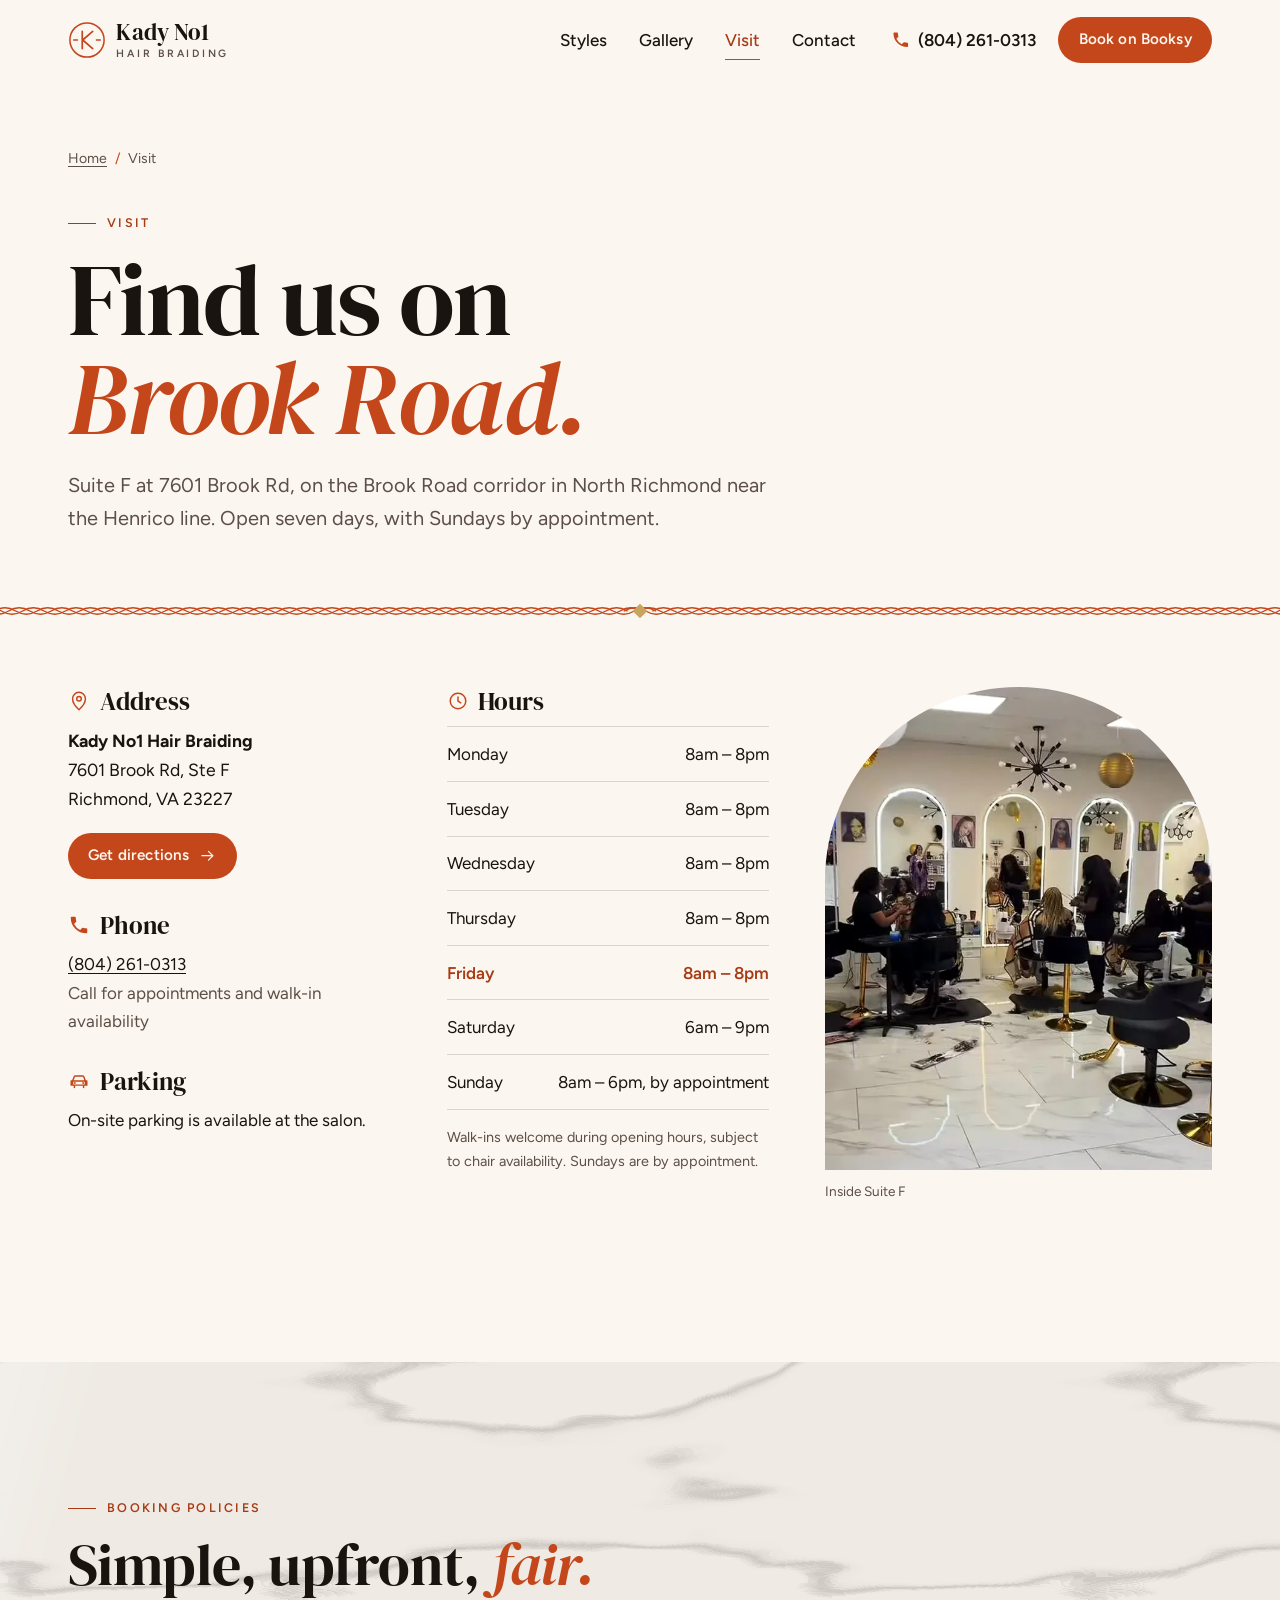
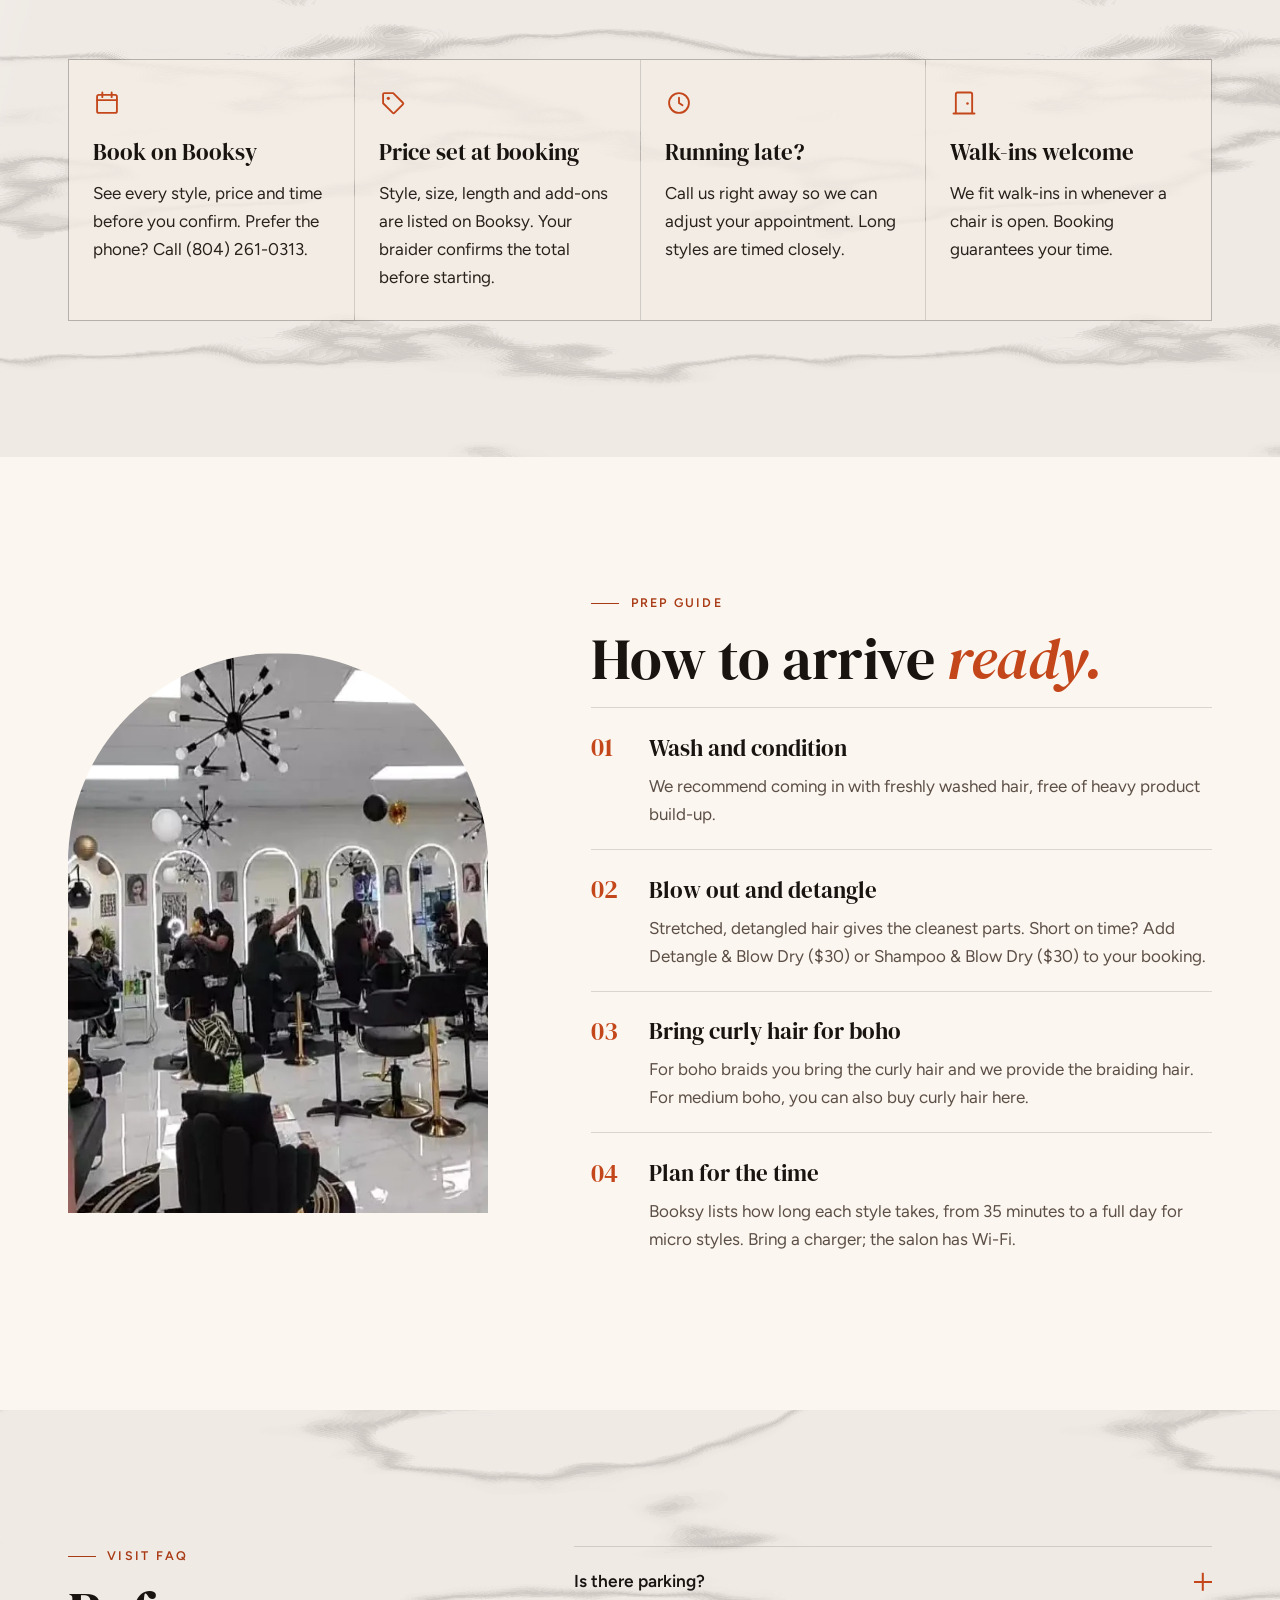
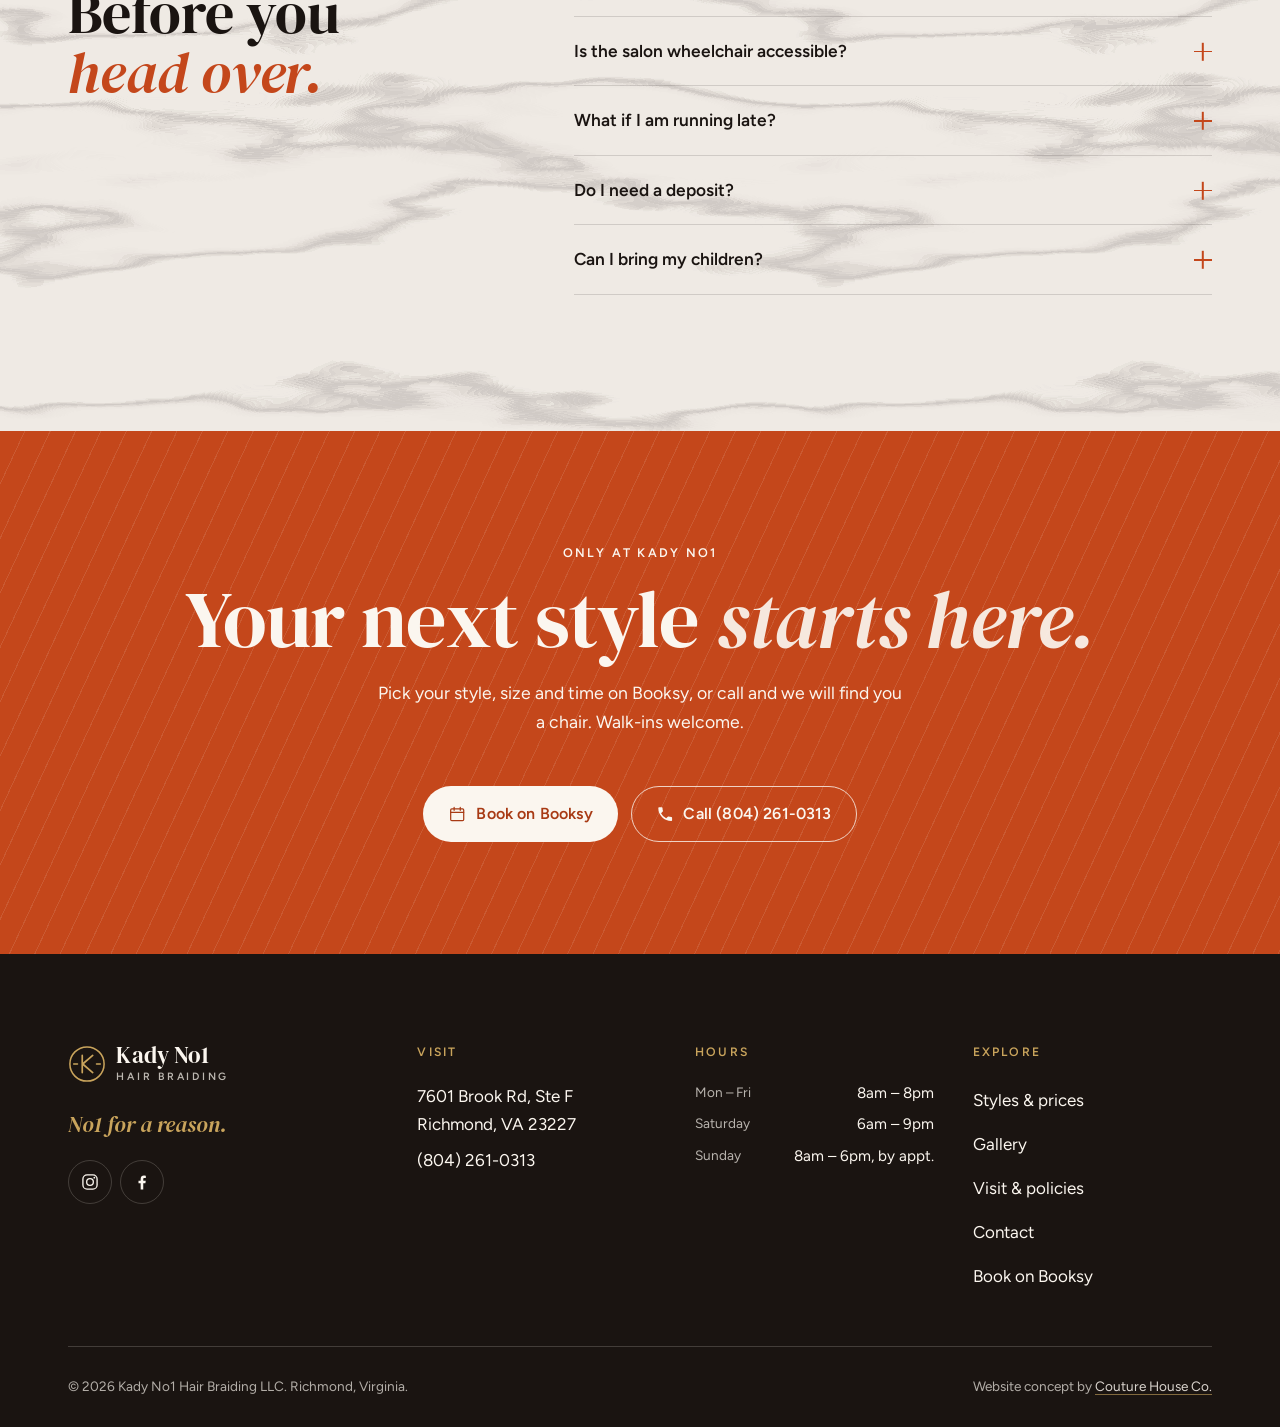
<file: visit.html>
<!doctype html>
<html lang="en">
<head>
<meta charset="utf-8">
<meta name="viewport" content="width=device-width, initial-scale=1, viewport-fit=cover">
<title>Visit the Salon | Kady No1 Braiding, Richmond, VA</title>
<meta name="description" content="Kady No1 Hair Braiding, 7601 Brook Rd Ste F, Richmond, VA 23227. Hours, directions, parking, booking policies and how to prep your hair.">
<link rel="canonical" href="https://kady-no1-hair-braiding-website.netlify.app/visit.html">
<meta name="theme-color" content="#C4471B">
<meta name="robots" content="index, follow, max-image-preview:large">
<meta property="og:type" content="website">
<meta property="og:site_name" content="Kady No 1 Hair Braiding">
<meta property="og:title" content="Visit the Salon | Kady No1 Braiding, Richmond, VA">
<meta property="og:description" content="Kady No1 Hair Braiding, 7601 Brook Rd Ste F, Richmond, VA 23227. Hours, directions, parking, booking policies and how to prep your hair.">
<meta property="og:url" content="https://kady-no1-hair-braiding-website.netlify.app/visit.html">
<meta property="og:image" content="https://kady-no1-hair-braiding-website.netlify.app/assets/img/og.jpg">
<meta property="og:image:width" content="1200">
<meta property="og:image:height" content="630">
<meta property="og:image:alt" content="Kady No1 Hair Braiding, Richmond, VA. No1 for a reason.">
<meta property="og:locale" content="en_US">
<meta name="twitter:card" content="summary_large_image">
<meta name="twitter:title" content="Visit the Salon | Kady No1 Braiding, Richmond, VA">
<meta name="twitter:description" content="Kady No1 Hair Braiding, 7601 Brook Rd Ste F, Richmond, VA 23227. Hours, directions, parking, booking policies and how to prep your hair.">
<meta name="twitter:image" content="https://kady-no1-hair-braiding-website.netlify.app/assets/img/og.jpg">
<link rel="icon" href="assets/img/favicon.svg" type="image/svg+xml">
<link rel="icon" href="assets/img/favicon-32.png" sizes="32x32" type="image/png">
<link rel="apple-touch-icon" href="assets/img/apple-touch-icon.png">
<link rel="manifest" href="site.webmanifest">
<link rel="preload" href="assets/fonts/dm-serif-display-latin-400-normal.woff2" as="font" type="font/woff2" crossorigin>
<link rel="preload" href="assets/fonts/figtree-latin-wght-normal.woff2" as="font" type="font/woff2" crossorigin>

<link rel="stylesheet" href="assets/css/fonts.css?v=20260930b">
<link rel="stylesheet" href="assets/css/site.css?v=20260930b">
<script>document.documentElement.classList.add('js')</script>
<script src="assets/js/site.js" defer></script>
<script type="application/ld+json">{"@context":"https://schema.org","@graph":[{"@type":"HairSalon","@id":"https://kady-no1-hair-braiding-website.netlify.app/#salon","name":"Kady No 1 Hair Braiding","legalName":"Kady No1 Hair Braiding LLC","alternateName":["Kady No1 Hair Braiding","Kady No1 Hair Braiding LLC"],"slogan":"No1 for a reason","description":"African hair braiding salon on Brook Road in Richmond, VA: knotless and box braids, boho braids, cornrows and stitch braids, soft locs, loc starts and maintenance, twists and kids’ braids. Walk-ins welcome; book on Booksy.","url":"https://kady-no1-hair-braiding-website.netlify.app/","logo":"https://kady-no1-hair-braiding-website.netlify.app/assets/img/icon-512.png","image":["https://kady-no1-hair-braiding-website.netlify.app/assets/img/og.jpg","https://kady-no1-hair-braiding-website.netlify.app/assets/img/salon-arched-mirrors.webp","https://kady-no1-hair-braiding-website.netlify.app/assets/img/boho-knotless-long.webp"],"telephone":"+1-804-261-0313","address":{"@type":"PostalAddress","streetAddress":"7601 Brook Rd, Ste F","addressLocality":"Richmond","addressRegion":"VA","postalCode":"23227","addressCountry":"US"},"hasMap":"https://www.google.com/maps/search/?api=1&query=Kady+No1+Hair+Braiding+7601+Brook+Rd+Ste+F+Richmond+VA+23227","openingHoursSpecification":[{"@type":"OpeningHoursSpecification","dayOfWeek":["Monday","Tuesday","Wednesday","Thursday","Friday"],"opens":"08:00","closes":"20:00"},{"@type":"OpeningHoursSpecification","dayOfWeek":"Saturday","opens":"06:00","closes":"21:00"},{"@type":"OpeningHoursSpecification","dayOfWeek":"Sunday","opens":"08:00","closes":"18:00"}],"areaServed":[{"@type":"City","name":"Richmond, VA"},{"@type":"AdministrativeArea","name":"Henrico County, VA"}],"sameAs":["https://www.instagram.com/kadyno1hairbraiding/","https://www.facebook.com/kadyno1hairbraiding/","https://booksy.com/en-us/1362588_kady-no1-hair-braiding-llc_braids-locs_134575_richmond"],"amenityFeature":[{"@type":"LocationFeatureSpecification","name":"Walk-ins welcome","value":true},{"@type":"LocationFeatureSpecification","name":"Parking","value":true},{"@type":"LocationFeatureSpecification","name":"Wheelchair accessible","value":true},{"@type":"LocationFeatureSpecification","name":"Wi-Fi","value":true}],"potentialAction":{"@type":"ReserveAction","target":{"@type":"EntryPoint","urlTemplate":"https://booksy.com/en-us/1362588_kady-no1-hair-braiding-llc_braids-locs_134575_richmond","actionPlatform":["https://schema.org/DesktopWebPlatform","https://schema.org/MobileWebPlatform"]},"result":{"@type":"Reservation","name":"Hair braiding appointment"}}},{"@type":"BreadcrumbList","itemListElement":[{"@type":"ListItem","position":1,"name":"Home","item":"https://kady-no1-hair-braiding-website.netlify.app/"},{"@type":"ListItem","position":2,"name":"Visit","item":"https://kady-no1-hair-braiding-website.netlify.app/visit.html"}]},{"@type":"FAQPage","mainEntity":[{"@type":"Question","name":"Is there parking?","acceptedAnswer":{"@type":"Answer","text":"Yes. On-site parking is available at the salon at 7601 Brook Rd."}},{"@type":"Question","name":"Is the salon wheelchair accessible?","acceptedAnswer":{"@type":"Answer","text":"Our Booksy listing notes the salon is accessible for people with disabilities. Call ahead if you need anything to be ready when you arrive."}},{"@type":"Question","name":"What if I am running late?","acceptedAnswer":{"@type":"Answer","text":"Call us right away at (804) 261-0313 so we can adjust your appointment. Longer styles are timed to the minute, so a quick call helps us keep your spot."}},{"@type":"Question","name":"Do I need a deposit?","acceptedAnswer":{"@type":"Answer","text":"Any booking requirement, including a deposit if one applies to your style, is shown on Booksy before you confirm."}},{"@type":"Question","name":"Can I bring my children?","acceptedAnswer":{"@type":"Answer","text":"Our Booksy listing notes the salon is child-friendly. Kids can also book their own cornrows or box braids."}}]}]}</script>
</head>
<body>
<a class="skip" href="#main">Skip to content</a>
<header class="site-header" data-header>
  <div class="wrap header-inner">
    <a class="brand" href="index.html" aria-label="Kady No1 Hair Braiding, home"><svg class="brand-mark" viewBox="0 0 40 40" aria-hidden="true" focusable="false"><circle cx="20" cy="20" r="18" fill="none" stroke="currentColor" stroke-width="1.6"/><path d="M15 11v18M26 11l-10.5 9L26 29" fill="none" stroke="currentColor" stroke-width="1.8" stroke-linecap="round" stroke-linejoin="round"/><path d="M6 20h4M30 20h4" stroke="currentColor" stroke-width="1.6" stroke-linecap="round"/></svg><span class="brand-word"><span class="brand-name">Kady No1</span><span class="brand-sub">Hair Braiding</span></span></a>
    <nav class="nav" id="site-nav" aria-label="Main">
      <ul class="nav-list"><li><a href="styles.html">Styles</a></li><li><a href="gallery.html">Gallery</a></li><li><a href="visit.html" aria-current="page">Visit</a></li><li><a href="contact.html">Contact</a></li></ul>
      <div class="nav-extra">
        <a class="nav-phone" href="tel:+18042610313"><svg class="ico" viewBox="0 0 24 24" aria-hidden="true" focusable="false" fill="currentColor"><path d="M6.6 10.8a15.1 15.1 0 0 0 6.6 6.6l2.2-2.2a1 1 0 0 1 1-.25 11.4 11.4 0 0 0 3.6.57 1 1 0 0 1 1 1V20a1 1 0 0 1-1 1A17 17 0 0 1 3 4a1 1 0 0 1 1-1h3.5a1 1 0 0 1 1 1c0 1.25.2 2.45.57 3.57a1 1 0 0 1-.25 1z"/></svg><span>(804) 261-0313</span></a>
        <a class="btn btn-rust btn-sm" href="https://booksy.com/en-us/1362588_kady-no1-hair-braiding-llc_braids-locs_134575_richmond" target="_blank" rel="noopener">Book on Booksy</a>
      </div>
    </nav>
    <button class="menu-btn" type="button" aria-expanded="false" aria-controls="site-nav" data-menu-btn>
      <span class="menu-lines" aria-hidden="true"><span></span><span></span></span><span class="menu-label">Menu</span>
    </button>
  </div>
</header>
<main id="main">
<section class="page-hero">
  <div class="wrap">
    <nav class="crumbs" aria-label="Breadcrumb"><ol><li><a href="index.html">Home</a></li><li aria-current="page">Visit</li></ol></nav>
    <p class="eyebrow">Visit</p>
    <h1 class="page-title">Find us on <em>Brook Road.</em></h1>
    <p class="page-lead">Suite F at 7601 Brook Rd, on the Brook Road corridor in North Richmond near the Henrico line. Open seven days, with Sundays by appointment.</p>
  </div>
  <div class="parting parting-hero" aria-hidden="true"><svg viewBox="0 0 1200 24" preserveAspectRatio="xMidYMid slice" focusable="false"><g class="parting-strands"><g><path d="M612.0 12 Q622.0 6 632.0 12 T652.0 12 T672.0 12 T692.0 12 T712.0 12 T732.0 12 T752.0 12 T772.0 12 T792.0 12 T812.0 12 T832.0 12 T852.0 12 T872.0 12 T892.0 12 T912.0 12 T932.0 12 T952.0 12 T972.0 12 T992.0 12 T1012.0 12 T1032.0 12 T1052.0 12 T1072.0 12 T1092.0 12 T1112.0 12 T1132.0 12 T1152.0 12 T1172.0 12 T1192.0 12 T1212.0 12" pathLength="1"/><path d="M598.7 12 Q608.7 6 618.7 12 T638.7 12 T658.7 12 T678.7 12 T698.7 12 T718.7 12 T738.7 12 T758.7 12 T778.7 12 T798.7 12 T818.7 12 T838.7 12 T858.7 12 T878.7 12 T898.7 12 T918.7 12 T938.7 12 T958.7 12 T978.7 12 T998.7 12 T1018.7 12 T1038.7 12 T1058.7 12 T1078.7 12 T1098.7 12 T1118.7 12 T1138.7 12 T1158.7 12 T1178.7 12 T1198.7 12 T1218.7 12" pathLength="1"/><path d="M585.3 12 Q595.3 6 605.3 12 T625.3 12 T645.3 12 T665.3 12 T685.3 12 T705.3 12 T725.3 12 T745.3 12 T765.3 12 T785.3 12 T805.3 12 T825.3 12 T845.3 12 T865.3 12 T885.3 12 T905.3 12 T925.3 12 T945.3 12 T965.3 12 T985.3 12 T1005.3 12 T1025.3 12 T1045.3 12 T1065.3 12 T1085.3 12 T1105.3 12 T1125.3 12 T1145.3 12 T1165.3 12 T1185.3 12 T1205.3 12 T1225.3 12" pathLength="1"/></g><g transform="translate(1200 0) scale(-1 1)"><path d="M612.0 12 Q622.0 6 632.0 12 T652.0 12 T672.0 12 T692.0 12 T712.0 12 T732.0 12 T752.0 12 T772.0 12 T792.0 12 T812.0 12 T832.0 12 T852.0 12 T872.0 12 T892.0 12 T912.0 12 T932.0 12 T952.0 12 T972.0 12 T992.0 12 T1012.0 12 T1032.0 12 T1052.0 12 T1072.0 12 T1092.0 12 T1112.0 12 T1132.0 12 T1152.0 12 T1172.0 12 T1192.0 12 T1212.0 12" pathLength="1"/><path d="M598.7 12 Q608.7 6 618.7 12 T638.7 12 T658.7 12 T678.7 12 T698.7 12 T718.7 12 T738.7 12 T758.7 12 T778.7 12 T798.7 12 T818.7 12 T838.7 12 T858.7 12 T878.7 12 T898.7 12 T918.7 12 T938.7 12 T958.7 12 T978.7 12 T998.7 12 T1018.7 12 T1038.7 12 T1058.7 12 T1078.7 12 T1098.7 12 T1118.7 12 T1138.7 12 T1158.7 12 T1178.7 12 T1198.7 12 T1218.7 12" pathLength="1"/><path d="M585.3 12 Q595.3 6 605.3 12 T625.3 12 T645.3 12 T665.3 12 T685.3 12 T705.3 12 T725.3 12 T745.3 12 T765.3 12 T785.3 12 T805.3 12 T825.3 12 T845.3 12 T865.3 12 T885.3 12 T905.3 12 T925.3 12 T945.3 12 T965.3 12 T985.3 12 T1005.3 12 T1025.3 12 T1045.3 12 T1065.3 12 T1085.3 12 T1105.3 12 T1125.3 12 T1145.3 12 T1165.3 12 T1185.3 12 T1205.3 12 T1225.3 12" pathLength="1"/></g></g><path class="parting-diamond" d="M600 5l7 7-7 7-7-7z"/></svg></div>
</section>
<section class="section visit-main" aria-label="Location and hours">
  <div class="wrap visit-grid">
    <div class="visit-card">
      <h2 class="h3"><svg class="ico" viewBox="0 0 24 24" aria-hidden="true" focusable="false" fill="currentColor"><path d="M12 21.5s-7-6.2-7-12a7 7 0 0 1 14 0c0 5.8-7 12-7 12z" fill="none" stroke="currentColor" stroke-width="1.6"/><circle cx="12" cy="9.5" r="2.5" fill="none" stroke="currentColor" stroke-width="1.6"/></svg>Address</h2>
      <address><strong>Kady No1 Hair Braiding</strong><br>7601 Brook Rd, Ste&nbsp;F<br>Richmond, VA 23227</address>
      <a class="btn btn-rust btn-sm" href="https://www.google.com/maps/search/?api=1&query=Kady+No1+Hair+Braiding+7601+Brook+Rd+Ste+F+Richmond+VA+23227" target="_blank" rel="noopener">Get directions <svg class="ico" viewBox="0 0 24 24" aria-hidden="true" focusable="false" fill="currentColor"><path d="M4 12h15M13 6l6 6-6 6" fill="none" stroke="currentColor" stroke-width="1.7" stroke-linecap="round" stroke-linejoin="round"/></svg></a>
      <h2 class="h3"><svg class="ico" viewBox="0 0 24 24" aria-hidden="true" focusable="false" fill="currentColor"><path d="M6.6 10.8a15.1 15.1 0 0 0 6.6 6.6l2.2-2.2a1 1 0 0 1 1-.25 11.4 11.4 0 0 0 3.6.57 1 1 0 0 1 1 1V20a1 1 0 0 1-1 1A17 17 0 0 1 3 4a1 1 0 0 1 1-1h3.5a1 1 0 0 1 1 1c0 1.25.2 2.45.57 3.57a1 1 0 0 1-.25 1z"/></svg>Phone</h2>
      <p><a href="tel:+18042610313">(804) 261-0313</a><br><span class="muted">Call for appointments and walk-in availability</span></p>
      <h2 class="h3"><svg class="ico" viewBox="0 0 24 24" aria-hidden="true" focusable="false" fill="currentColor"><path d="M5 16.5V12l1.8-4.6A1.5 1.5 0 0 1 8.2 6.5h7.6a1.5 1.5 0 0 1 1.4.9L19 12v4.5M3.5 12h17v4.5h-17zM7 16.5V19M17 16.5V19" fill="none" stroke="currentColor" stroke-width="1.6" stroke-linejoin="round" stroke-linecap="round"/><circle cx="7.5" cy="14.2" r="1"/><circle cx="16.5" cy="14.2" r="1"/></svg>Parking</h2>
      <p>On-site parking is available at the salon.</p>
    </div>
    <div class="visit-hours">
      <h2 class="h3"><svg class="ico" viewBox="0 0 24 24" aria-hidden="true" focusable="false" fill="currentColor"><circle cx="12" cy="12" r="8.5" fill="none" stroke="currentColor" stroke-width="1.6"/><path d="M12 7.5V12l3 2" fill="none" stroke="currentColor" stroke-width="1.6" stroke-linecap="round"/></svg>Hours</h2>
      <table class="hours-table"><caption class="sr-only">Opening hours</caption><tbody><tr data-day="Monday"><th scope="row">Monday</th><td>8am – 8pm</td></tr><tr data-day="Tuesday"><th scope="row">Tuesday</th><td>8am – 8pm</td></tr><tr data-day="Wednesday"><th scope="row">Wednesday</th><td>8am – 8pm</td></tr><tr data-day="Thursday"><th scope="row">Thursday</th><td>8am – 8pm</td></tr><tr data-day="Friday"><th scope="row">Friday</th><td>8am – 8pm</td></tr><tr data-day="Saturday"><th scope="row">Saturday</th><td>6am – 9pm</td></tr><tr data-day="Sunday"><th scope="row">Sunday</th><td>8am – 6pm, by appointment</td></tr></tbody></table>
      <p class="muted small">Walk-ins welcome during opening hours, subject to chair availability. Sundays are by appointment.</p>
    </div>
    <figure class="visit-photo"><img src="assets/img/salon-arched-mirrors.webp" width="640" height="1136" alt="Inside the salon: white arched mirrors, gold stools, a sputnik chandelier and a white marble floor" loading="lazy" decoding="async"><figcaption>Inside Suite F</figcaption></figure>
  </div>
</section>
<div class="parting " aria-hidden="true"><svg viewBox="0 0 1200 24" preserveAspectRatio="xMidYMid slice" focusable="false"><g class="parting-strands"><g><path d="M612.0 12 Q622.0 6 632.0 12 T652.0 12 T672.0 12 T692.0 12 T712.0 12 T732.0 12 T752.0 12 T772.0 12 T792.0 12 T812.0 12 T832.0 12 T852.0 12 T872.0 12 T892.0 12 T912.0 12 T932.0 12 T952.0 12 T972.0 12 T992.0 12 T1012.0 12 T1032.0 12 T1052.0 12 T1072.0 12 T1092.0 12 T1112.0 12 T1132.0 12 T1152.0 12 T1172.0 12 T1192.0 12 T1212.0 12" pathLength="1"/><path d="M598.7 12 Q608.7 6 618.7 12 T638.7 12 T658.7 12 T678.7 12 T698.7 12 T718.7 12 T738.7 12 T758.7 12 T778.7 12 T798.7 12 T818.7 12 T838.7 12 T858.7 12 T878.7 12 T898.7 12 T918.7 12 T938.7 12 T958.7 12 T978.7 12 T998.7 12 T1018.7 12 T1038.7 12 T1058.7 12 T1078.7 12 T1098.7 12 T1118.7 12 T1138.7 12 T1158.7 12 T1178.7 12 T1198.7 12 T1218.7 12" pathLength="1"/><path d="M585.3 12 Q595.3 6 605.3 12 T625.3 12 T645.3 12 T665.3 12 T685.3 12 T705.3 12 T725.3 12 T745.3 12 T765.3 12 T785.3 12 T805.3 12 T825.3 12 T845.3 12 T865.3 12 T885.3 12 T905.3 12 T925.3 12 T945.3 12 T965.3 12 T985.3 12 T1005.3 12 T1025.3 12 T1045.3 12 T1065.3 12 T1085.3 12 T1105.3 12 T1125.3 12 T1145.3 12 T1165.3 12 T1185.3 12 T1205.3 12 T1225.3 12" pathLength="1"/></g><g transform="translate(1200 0) scale(-1 1)"><path d="M612.0 12 Q622.0 6 632.0 12 T652.0 12 T672.0 12 T692.0 12 T712.0 12 T732.0 12 T752.0 12 T772.0 12 T792.0 12 T812.0 12 T832.0 12 T852.0 12 T872.0 12 T892.0 12 T912.0 12 T932.0 12 T952.0 12 T972.0 12 T992.0 12 T1012.0 12 T1032.0 12 T1052.0 12 T1072.0 12 T1092.0 12 T1112.0 12 T1132.0 12 T1152.0 12 T1172.0 12 T1192.0 12 T1212.0 12" pathLength="1"/><path d="M598.7 12 Q608.7 6 618.7 12 T638.7 12 T658.7 12 T678.7 12 T698.7 12 T718.7 12 T738.7 12 T758.7 12 T778.7 12 T798.7 12 T818.7 12 T838.7 12 T858.7 12 T878.7 12 T898.7 12 T918.7 12 T938.7 12 T958.7 12 T978.7 12 T998.7 12 T1018.7 12 T1038.7 12 T1058.7 12 T1078.7 12 T1098.7 12 T1118.7 12 T1138.7 12 T1158.7 12 T1178.7 12 T1198.7 12 T1218.7 12" pathLength="1"/><path d="M585.3 12 Q595.3 6 605.3 12 T625.3 12 T645.3 12 T665.3 12 T685.3 12 T705.3 12 T725.3 12 T745.3 12 T765.3 12 T785.3 12 T805.3 12 T825.3 12 T845.3 12 T865.3 12 T885.3 12 T905.3 12 T925.3 12 T945.3 12 T965.3 12 T985.3 12 T1005.3 12 T1025.3 12 T1045.3 12 T1065.3 12 T1085.3 12 T1105.3 12 T1125.3 12 T1145.3 12 T1165.3 12 T1185.3 12 T1205.3 12 T1225.3 12" pathLength="1"/></g></g><path class="parting-diamond" d="M600 5l7 7-7 7-7-7z"/></svg></div>
<section class="section policies marble" id="policies" aria-labelledby="pol-title" data-sheen>
  <div class="wrap">
    <div class="section-head">
      <p class="eyebrow">Booking policies</p>
      <h2 id="pol-title" class="h2">Simple, upfront, <em>fair.</em></h2>
    </div>
    <ul class="policy-grid">
      <li class="reveal"><svg class="ico pol-ico" viewBox="0 0 24 24" aria-hidden="true" focusable="false" fill="currentColor"><rect x="3.5" y="5" width="17" height="15.5" rx="1.5" fill="none" stroke="currentColor" stroke-width="1.6"/><path d="M3.5 9.5h17M8 3v4M16 3v4" fill="none" stroke="currentColor" stroke-width="1.6" stroke-linecap="round"/></svg><h3>Book on Booksy</h3><p>See every style, price and time before you confirm. Prefer the phone? Call (804) 261-0313.</p></li>
      <li class="reveal"><svg class="ico pol-ico" viewBox="0 0 24 24" aria-hidden="true" focusable="false" fill="currentColor"><path d="M3.5 12.2V4.5a1 1 0 0 1 1-1h7.7l8.3 8.3a1 1 0 0 1 0 1.4l-7.3 7.3a1 1 0 0 1-1.4 0z" fill="none" stroke="currentColor" stroke-width="1.6" stroke-linejoin="round"/><circle cx="8" cy="8" r="1.4"/></svg><h3>Price set at booking</h3><p>Style, size, length and add-ons are listed on Booksy. Your braider confirms the total before starting.</p></li>
      <li class="reveal"><svg class="ico pol-ico" viewBox="0 0 24 24" aria-hidden="true" focusable="false" fill="currentColor"><circle cx="12" cy="12" r="8.5" fill="none" stroke="currentColor" stroke-width="1.6"/><path d="M12 7.5V12l3 2" fill="none" stroke="currentColor" stroke-width="1.6" stroke-linecap="round"/></svg><h3>Running late?</h3><p>Call us right away so we can adjust your appointment. Long styles are timed closely.</p></li>
      <li class="reveal"><svg class="ico pol-ico" viewBox="0 0 24 24" aria-hidden="true" focusable="false" fill="currentColor"><path d="M5 21V4.5A1.5 1.5 0 0 1 6.5 3h11A1.5 1.5 0 0 1 19 4.5V21M3 21h18" fill="none" stroke="currentColor" stroke-width="1.6" stroke-linecap="round"/><circle cx="15" cy="12.5" r="1.1"/></svg><h3>Walk-ins welcome</h3><p>We fit walk-ins in whenever a chair is open. Booking guarantees your time.</p></li>
    </ul>
  </div>
</section>
<section class="section prep" aria-labelledby="prep-title">
  <div class="wrap prep-layout">
    <figure class="prep-photo part-reveal"><img src="assets/img/salon-chandelier-floor.webp" width="540" height="845" alt="Black chandeliers above gold-and-black styling chairs and glossy marble tile" loading="lazy" decoding="async"></figure>
    <div>
      <p class="eyebrow">Prep guide</p>
      <h2 id="prep-title" class="h2">How to arrive <em>ready.</em></h2>
      <ol class="prep-steps">
        <li><h3>Wash and condition</h3><p>We recommend coming in with freshly washed hair, free of heavy product build-up.</p></li>
        <li><h3>Blow out and detangle</h3><p>Stretched, detangled hair gives the cleanest parts. Short on time? Add Detangle &amp; Blow Dry ($30) or Shampoo &amp; Blow Dry ($30) to your booking.</p></li>
        <li><h3>Bring curly hair for boho</h3><p>For boho braids you bring the curly hair and we provide the braiding hair. For medium boho, you can also buy curly hair here.</p></li>
        <li><h3>Plan for the time</h3><p>Booksy lists how long each style takes, from 35 minutes to a full day for micro styles. Bring a charger; the salon has Wi-Fi.</p></li>
      </ol>
    </div>
  </div>
</section>
<section class="section faq marble" aria-labelledby="vfaq-title">
  <div class="wrap faq-grid">
    <div><p class="eyebrow">Visit FAQ</p><h2 id="vfaq-title" class="h2">Before you <em>head over.</em></h2></div>
    <div class="faq-list"><details class="faq-item"><summary><span>Is there parking?</span><span class="faq-plus" aria-hidden="true"></span></summary><div class="faq-a"><p>Yes. On-site parking is available at the salon at 7601 Brook Rd.</p></div></details><details class="faq-item"><summary><span>Is the salon wheelchair accessible?</span><span class="faq-plus" aria-hidden="true"></span></summary><div class="faq-a"><p>Our Booksy listing notes the salon is accessible for people with disabilities. Call ahead if you need anything to be ready when you arrive.</p></div></details><details class="faq-item"><summary><span>What if I am running late?</span><span class="faq-plus" aria-hidden="true"></span></summary><div class="faq-a"><p>Call us right away at (804) 261-0313 so we can adjust your appointment. Longer styles are timed to the minute, so a quick call helps us keep your spot.</p></div></details><details class="faq-item"><summary><span>Do I need a deposit?</span><span class="faq-plus" aria-hidden="true"></span></summary><div class="faq-a"><p>Any booking requirement, including a deposit if one applies to your style, is shown on Booksy before you confirm.</p></div></details><details class="faq-item"><summary><span>Can I bring my children?</span><span class="faq-plus" aria-hidden="true"></span></summary><div class="faq-a"><p>Our Booksy listing notes the salon is child-friendly. Kids can also book their own cornrows or box braids.</p></div></details></div>
  </div>
</section>
<section class="cta-band" aria-labelledby="cta-title">
  <div class="wrap cta-inner">
    <p class="eyebrow eyebrow-light">Only at Kady No1</p>
    <h2 id="cta-title" class="cta-title">Your next style <em>starts here.</em></h2>
    <p class="cta-copy">Pick your style, size and time on Booksy, or call and we will find you a chair. Walk-ins welcome.</p>
    <div class="btn-row">
      <a class="btn btn-cream" href="https://booksy.com/en-us/1362588_kady-no1-hair-braiding-llc_braids-locs_134575_richmond" target="_blank" rel="noopener"><svg class="ico" viewBox="0 0 24 24" aria-hidden="true" focusable="false" fill="currentColor"><rect x="3.5" y="5" width="17" height="15.5" rx="1.5" fill="none" stroke="currentColor" stroke-width="1.6"/><path d="M3.5 9.5h17M8 3v4M16 3v4" fill="none" stroke="currentColor" stroke-width="1.6" stroke-linecap="round"/></svg>Book on Booksy</a>
      <a class="btn btn-outline-light" href="tel:+18042610313"><svg class="ico" viewBox="0 0 24 24" aria-hidden="true" focusable="false" fill="currentColor"><path d="M6.6 10.8a15.1 15.1 0 0 0 6.6 6.6l2.2-2.2a1 1 0 0 1 1-.25 11.4 11.4 0 0 0 3.6.57 1 1 0 0 1 1 1V20a1 1 0 0 1-1 1A17 17 0 0 1 3 4a1 1 0 0 1 1-1h3.5a1 1 0 0 1 1 1c0 1.25.2 2.45.57 3.57a1 1 0 0 1-.25 1z"/></svg>Call (804) 261-0313</a>
    </div>
  </div>
</section>
</main>
<footer class="site-footer">
  <div class="wrap footer-grid">
    <div class="footer-brand">
      <a class="brand brand-light" href="index.html" aria-label="Kady No1 Hair Braiding, home"><svg class="brand-mark" viewBox="0 0 40 40" aria-hidden="true" focusable="false"><circle cx="20" cy="20" r="18" fill="none" stroke="currentColor" stroke-width="1.6"/><path d="M15 11v18M26 11l-10.5 9L26 29" fill="none" stroke="currentColor" stroke-width="1.8" stroke-linecap="round" stroke-linejoin="round"/><path d="M6 20h4M30 20h4" stroke="currentColor" stroke-width="1.6" stroke-linecap="round"/></svg><span class="brand-word"><span class="brand-name">Kady No1</span><span class="brand-sub">Hair Braiding</span></span></a>
      <p class="footer-tag"><em>No1 for a reason.</em></p>
      <ul class="social">
        <li><a href="https://www.instagram.com/kadyno1hairbraiding/" target="_blank" rel="noopener" aria-label="Kady No1 on Instagram"><svg class="ico" viewBox="0 0 24 24" aria-hidden="true" focusable="false" fill="currentColor"><rect x="3.5" y="3.5" width="17" height="17" rx="5" fill="none" stroke="currentColor" stroke-width="1.6"/><circle cx="12" cy="12" r="4" fill="none" stroke="currentColor" stroke-width="1.6"/><circle cx="17.2" cy="6.8" r="1.1"/></svg></a></li>
        <li><a href="https://www.facebook.com/kadyno1hairbraiding/" target="_blank" rel="noopener" aria-label="Kady No1 on Facebook"><svg class="ico" viewBox="0 0 24 24" aria-hidden="true" focusable="false" fill="currentColor"><path d="M13.5 21v-7.5h2.6l.4-3h-3V8.6c0-.9.3-1.5 1.5-1.5h1.6V4.4a21 21 0 0 0-2.3-.1c-2.3 0-3.9 1.4-3.9 4v2.2H7.8v3h2.6V21z"/></svg></a></li>
      </ul>
    </div>
    <div>
      <h2 class="footer-h">Visit</h2>
      <address class="footer-addr"><a href="https://www.google.com/maps/search/?api=1&query=Kady+No1+Hair+Braiding+7601+Brook+Rd+Ste+F+Richmond+VA+23227" target="_blank" rel="noopener">7601 Brook Rd, Ste&nbsp;F<br>Richmond, VA 23227</a></address>
      <p><a href="tel:+18042610313">(804) 261-0313</a></p>
    </div>
    <div>
      <h2 class="footer-h">Hours</h2>
      <ul class="footer-hours">
        <li><span>Mon – Fri</span><span>8am – 8pm</span></li>
        <li><span>Saturday</span><span>6am – 9pm</span></li>
        <li><span>Sunday</span><span>8am – 6pm, by appt.</span></li>
      </ul>
    </div>
    <div>
      <h2 class="footer-h">Explore</h2>
      <ul class="footer-links">
        <li><a href="styles.html">Styles &amp; prices</a></li>
        <li><a href="gallery.html">Gallery</a></li>
        <li><a href="visit.html">Visit &amp; policies</a></li>
        <li><a href="contact.html">Contact</a></li>
        <li><a href="https://booksy.com/en-us/1362588_kady-no1-hair-braiding-llc_braids-locs_134575_richmond" target="_blank" rel="noopener">Book on Booksy</a></li>
      </ul>
    </div>
  </div>
  <div class="wrap footer-base">
    <p>&copy; <span data-year>2026</span> Kady No1 Hair Braiding LLC. Richmond, Virginia.</p>
    <p class="credit">Website concept by <a href="https://couturehouse.co" target="_blank" rel="noopener">Couture House Co.</a></p>
  </div>
</footer>
<div class="mobile-bar" role="region" aria-label="Quick actions">
  <a class="mb-call" href="tel:+18042610313"><svg class="ico" viewBox="0 0 24 24" aria-hidden="true" focusable="false" fill="currentColor"><path d="M6.6 10.8a15.1 15.1 0 0 0 6.6 6.6l2.2-2.2a1 1 0 0 1 1-.25 11.4 11.4 0 0 0 3.6.57 1 1 0 0 1 1 1V20a1 1 0 0 1-1 1A17 17 0 0 1 3 4a1 1 0 0 1 1-1h3.5a1 1 0 0 1 1 1c0 1.25.2 2.45.57 3.57a1 1 0 0 1-.25 1z"/></svg>Call</a>
  <a class="mb-book" href="https://booksy.com/en-us/1362588_kady-no1-hair-braiding-llc_braids-locs_134575_richmond" target="_blank" rel="noopener"><svg class="ico" viewBox="0 0 24 24" aria-hidden="true" focusable="false" fill="currentColor"><rect x="3.5" y="5" width="17" height="15.5" rx="1.5" fill="none" stroke="currentColor" stroke-width="1.6"/><path d="M3.5 9.5h17M8 3v4M16 3v4" fill="none" stroke="currentColor" stroke-width="1.6" stroke-linecap="round"/></svg>Book on Booksy</a>
</div>
</body>
</html>
</file>
<file: assets/css/fonts.css>
/* Self-hosted fonts (Fontsource, latin subset). DM Serif Display: SIL OFL. Figtree: SIL OFL. */
@font-face {
  font-family: "DM Serif Display";
  font-style: normal;
  font-weight: 400;
  font-display: swap;
  src: url("../fonts/dm-serif-display-latin-400-normal.woff2") format("woff2");
  unicode-range: U+0000-00FF, U+0131, U+0152-0153, U+02BB-02BC, U+02C6, U+02DA, U+02DC, U+0304, U+0308, U+0329, U+2000-206F, U+20AC, U+2122, U+2191, U+2193, U+2212, U+2215, U+FEFF, U+FFFD;
}
@font-face {
  font-family: "DM Serif Display";
  font-style: italic;
  font-weight: 400;
  font-display: swap;
  src: url("../fonts/dm-serif-display-latin-400-italic.woff2") format("woff2");
  unicode-range: U+0000-00FF, U+0131, U+0152-0153, U+02BB-02BC, U+02C6, U+02DA, U+02DC, U+0304, U+0308, U+0329, U+2000-206F, U+20AC, U+2122, U+2191, U+2193, U+2212, U+2215, U+FEFF, U+FFFD;
}
@font-face {
  font-family: "Figtree";
  font-style: normal;
  font-weight: 300 900;
  font-display: swap;
  src: url("../fonts/figtree-latin-wght-normal.woff2") format("woff2-variations"), url("../fonts/figtree-latin-wght-normal.woff2") format("woff2");
  unicode-range: U+0000-00FF, U+0131, U+0152-0153, U+02BB-02BC, U+02C6, U+02DA, U+02DC, U+0304, U+0308, U+0329, U+2000-206F, U+20AC, U+2122, U+2191, U+2193, U+2212, U+2215, U+FEFF, U+FFFD;
}
</file>
<file: assets/css/site.css>
/* Kady No1 Hair Braiding — "Parting Lines" — Couture House Co. */
:root {
  --rust: #C4471B;
  --rust-deep: #A83A14;
  --rust-soft: #E7B9A3;
  --cream: #FBF6EF;
  --ink: #1A1411;
  --ink-2: #2A211C;
  --muted: #5C4F47;
  --gold: #C9A45C;
  --marble: #EFEAE4;
  --line: rgba(26, 20, 17, .14);
  --line-light: rgba(251, 246, 239, .18);
  --serif: "DM Serif Display", "Didot", "Bodoni 72", Georgia, "Times New Roman", serif;
  --sans: "Figtree", "Avenir Next", "Segoe UI", system-ui, -apple-system, sans-serif;
  --wrap: 1240px;
  --gutter: clamp(1.25rem, 4.5vw, 3rem);
  --radius: 2px;
  --ease: cubic-bezier(.22, .8, .24, 1);
  --header-h: 68px;
  --bar-h: 0px;
}
@media (max-width: 899px) { :root { --bar-h: calc(64px + env(safe-area-inset-bottom, 0px)); } }

*, *::before, *::after { box-sizing: border-box; }
html { -webkit-text-size-adjust: 100%; text-size-adjust: 100%; scroll-padding-top: calc(var(--header-h) + 16px); }
@media (prefers-reduced-motion: no-preference) { html { scroll-behavior: smooth; } }
body {
  margin: 0; background: var(--cream); color: var(--ink);
  font-family: var(--sans); font-size: 1.0625rem; line-height: 1.65; font-weight: 400;
  -webkit-font-smoothing: antialiased; text-rendering: optimizeLegibility;
  padding-bottom: var(--bar-h);
  overflow-x: clip;
}
img, svg { display: block; max-width: 100%; }
img { height: auto; }
a { color: inherit; text-decoration-thickness: 1px; text-underline-offset: .2em; }
a:hover { color: var(--rust-deep); }
p { margin: 0 0 1em; }
h1, h2, h3 { margin: 0; font-weight: 400; }
ul, ol { margin: 0; padding: 0; list-style: none; }
address { font-style: normal; }
button { font: inherit; color: inherit; }
em { font-style: italic; }
:focus-visible { outline: 2px solid var(--rust); outline-offset: 3px; border-radius: 2px; }
.ink :focus-visible, .cta-band :focus-visible, .site-footer :focus-visible, .lightbox :focus-visible { outline-color: var(--gold); }
.sr-only { position: absolute !important; width: 1px; height: 1px; padding: 0; margin: -1px; overflow: hidden; clip: rect(0 0 0 0); white-space: nowrap; border: 0; }
.skip { position: absolute; left: 1rem; top: -100px; z-index: 200; background: var(--ink); color: var(--cream); padding: .75rem 1.1rem; font-weight: 600; text-decoration: none; }
.skip:focus { top: 1rem; color: var(--cream); }
.wrap { width: 100%; max-width: var(--wrap); margin-inline: auto; padding-inline: var(--gutter); }
.muted { color: var(--muted); }
.small { font-size: .9rem; }
.ico { width: 1.15em; height: 1.15em; flex: none; }

/* ---------- type */
.eyebrow {
  font-family: var(--sans); font-size: .78rem; font-weight: 600; letter-spacing: .18em; text-transform: uppercase;
  color: var(--rust-deep); margin-bottom: 1rem; display: flex; align-items: center; gap: .7rem;
}
.eyebrow::before { content: ""; width: 28px; height: 1px; background: currentColor; }
.hero-eyebrow::before { display: none; }
.eyebrow-light { color: var(--cream); }
.eyebrow-gold { color: var(--gold); }
.h2 { font-family: var(--serif); font-size: clamp(2.1rem, 5.4vw, 3.6rem); line-height: 1.04; letter-spacing: -.01em; margin-bottom: 1.1rem; text-wrap: balance; }
.h2 em, .page-title em, .hero-title em, .cta-title em { color: var(--rust); }
.h2-light { color: var(--cream); }
.h2-light em { color: var(--gold); }
.h3 { font-family: var(--serif); font-size: 1.55rem; line-height: 1.15; }
.section { padding-block: clamp(4.5rem, 11vw, 8.5rem); position: relative; }
.section-head { max-width: 720px; margin-bottom: clamp(2.5rem, 6vw, 4rem); }
.section-head-split { max-width: none; display: flex; flex-wrap: wrap; align-items: end; justify-content: space-between; gap: 1rem 2rem; }
.section-head-split .h2 { margin-bottom: 0; }
.section-lead { color: var(--muted); font-size: 1.1rem; max-width: 60ch; }
.center-link { text-align: center; margin: clamp(2.5rem, 6vw, 4rem) 0 0; }
.link-arrow { display: inline-flex; align-items: center; gap: .55rem; font-weight: 600; color: var(--rust-deep); text-decoration: none; padding-block: .7rem; border-bottom: 1px solid currentColor; min-height: 44px; }
.link-arrow .ico { transition: transform .35s var(--ease); }
.link-arrow:hover .ico { transform: translateX(4px); }

/* ---------- buttons */
.btn {
  display: inline-flex; align-items: center; justify-content: center; gap: .6rem; min-height: 52px; padding: .85rem 1.5rem;
  font-family: var(--sans); font-weight: 600; font-size: 1rem; letter-spacing: .01em; text-decoration: none; border-radius: 999px;
  border: 1.5px solid transparent; cursor: pointer; transition: background-color .25s, color .25s, border-color .25s, transform .25s var(--ease);
  white-space: nowrap;
}
.btn:active { transform: translateY(1px); }
.btn-sm { min-height: 46px; padding: .6rem 1.2rem; font-size: .95rem; }
.btn-block { width: 100%; }
.btn-rust { background: var(--rust); color: var(--cream); }
.btn-rust:hover { background: var(--rust-deep); color: var(--cream); }
.btn-ghost { border-color: var(--ink); color: var(--ink); background: transparent; }
.btn-ghost:hover { background: var(--ink); color: var(--cream); }
.btn-cream { background: var(--cream); color: var(--rust-deep); }
.btn-cream:hover { background: var(--ink); color: var(--cream); }
.btn-outline-light { border-color: rgba(251, 246, 239, .8); color: var(--cream); }
.btn-outline-light:hover { background: var(--cream); color: var(--rust-deep); }
.btn-row { display: flex; flex-wrap: wrap; gap: .8rem; margin-top: 2rem; }
.btn-row-center { justify-content: center; }

/* ---------- header */
.site-header {
  position: sticky; top: 0; z-index: 100;
  border-bottom: 1px solid transparent; transition: border-color .3s, box-shadow .3s;
}
/* blur lives on a pseudo-element so the fixed mobile nav is not contained by the header */
.site-header::before {
  content: ""; position: absolute; inset: 0; z-index: -1; background: rgba(251, 246, 239, .92);
  -webkit-backdrop-filter: saturate(1.4) blur(12px); backdrop-filter: saturate(1.4) blur(12px);
}
html.menu-open .site-header::before { background: var(--cream); }
.site-header.is-scrolled { border-color: var(--line); box-shadow: 0 8px 30px -22px rgba(26, 20, 17, .5); }
.header-inner { display: flex; align-items: center; justify-content: space-between; height: var(--header-h); gap: 1rem; }
.brand { display: inline-flex; align-items: center; gap: .65rem; text-decoration: none; color: var(--ink); min-height: 44px; }
.brand:hover { color: var(--ink); }
.brand-mark { width: 38px; height: 38px; color: var(--rust); }
.brand-word { display: flex; flex-direction: column; line-height: 1; }
.brand-name { font-family: var(--serif); font-size: 1.45rem; letter-spacing: .005em; }
.brand-sub { font-size: .66rem; letter-spacing: .26em; text-transform: uppercase; font-weight: 600; color: var(--muted); margin-top: .3rem; }
.brand-light { color: var(--cream); }
.brand-light:hover { color: var(--cream); }
.brand-light .brand-mark { color: var(--gold); }
.brand-light .brand-sub { color: rgba(251, 246, 239, .72); }
.nav-list a { text-decoration: none; font-weight: 500; }
.nav-list a[aria-current="page"] { color: var(--rust-deep); }
.nav-phone { display: inline-flex; align-items: center; gap: .45rem; text-decoration: none; font-weight: 600; min-height: 44px; }
.nav-phone .ico { color: var(--rust); }
.menu-btn {
  display: inline-flex; align-items: center; gap: .6rem; min-height: 44px; min-width: 44px; padding: .5rem .2rem .5rem .6rem;
  background: none; border: 0; cursor: pointer; font-weight: 600; font-size: .95rem;
}
.menu-lines { width: 24px; height: 12px; position: relative; display: block; }
.menu-lines span { position: absolute; left: 0; right: 0; height: 1.6px; background: var(--ink); transition: transform .35s var(--ease), top .35s var(--ease); }
.menu-lines span:first-child { top: 0; }
.menu-lines span:last-child { top: 10px; }
.menu-btn[aria-expanded="true"] .menu-lines span:first-child { top: 5px; transform: rotate(45deg); }
.menu-btn[aria-expanded="true"] .menu-lines span:last-child { top: 5px; transform: rotate(-45deg); }

@media (max-width: 999px) {
  .nav {
    position: fixed; inset: var(--header-h) 0 0 0; background: var(--cream); padding: 2rem var(--gutter) calc(2rem + var(--bar-h));
    display: flex; flex-direction: column; gap: 2rem; overflow-y: auto;
    opacity: 0; visibility: hidden; transform: translateY(-8px); transition: opacity .3s, transform .35s var(--ease), visibility 0s .35s;
  }
  .nav.is-open { opacity: 1; visibility: visible; transform: none; transition: opacity .3s, transform .35s var(--ease); }
  .nav-list { display: flex; flex-direction: column; border-top: 1px solid var(--line); }
  .nav-list li { border-bottom: 1px solid var(--line); }
  .nav-list a { display: flex; align-items: center; min-height: 64px; font-family: var(--serif); font-size: 2rem; }
  .nav-extra { display: flex; flex-direction: column; align-items: flex-start; gap: 1rem; }
  .nav-extra .btn { width: 100%; min-height: 54px; }
  html.menu-open { overflow: hidden; }
}
@media (min-width: 1000px) {
  :root { --header-h: 80px; }
  .menu-btn { display: none; }
  .nav { display: flex; align-items: center; gap: 2.2rem; }
  .nav-list { display: flex; gap: 2rem; }
  .nav-list a { position: relative; padding-block: .6rem; display: inline-block; }
  .nav-list a::after { content: ""; position: absolute; left: 0; right: 0; bottom: .2rem; height: 1px; background: var(--rust); transform: scaleX(0); transform-origin: center; transition: transform .35s var(--ease); }
  .nav-list a:hover::after, .nav-list a[aria-current="page"]::after { transform: scaleX(1); }
  .nav-list a:hover { color: var(--ink); }
  .nav-extra { display: flex; align-items: center; gap: 1.4rem; }
}

/* ---------- parting line dividers */
.parting { height: 24px; overflow: hidden; color: var(--rust); margin-inline: auto; max-width: 1440px; }
.parting svg { width: 100%; height: 24px; }
.parting-strands path { fill: none; stroke: currentColor; stroke-width: 1.3; stroke-dasharray: 1 1; stroke-dashoffset: calc(1 - var(--p, 1)); stroke-linecap: round; }
.parting-diamond { fill: var(--gold); transform-origin: 600px 12px; transform: scale(var(--p, 1)); }
.parting-hero { margin-top: clamp(2.5rem, 6vw, 4rem); }
.page-hero + .section, .page-hero + .wrap .menu-toc { margin-top: 0; }
.page-hero + .section { padding-top: clamp(2.5rem, 6vw, 4rem); }

/* ---------- hero */
.hero { position: relative; padding-top: clamp(2rem, 6vw, 4rem); padding-bottom: clamp(3.5rem, 8vw, 6rem); overflow: hidden; }
.hero::before {
  content: ""; position: absolute; inset: 0; pointer-events: none;
  background: radial-gradient(ellipse 55% 70% at 78% 40%, rgba(201, 164, 92, .18), rgba(201, 164, 92, 0) 70%);
}
.hero-grid { display: grid; gap: 2.8rem; position: relative; }
.hero-kicker { display: block; font-family: var(--sans); font-size: .82rem; font-weight: 600; letter-spacing: .18em; text-transform: uppercase; color: var(--muted); margin-bottom: 1.2rem; }
.hero-eyebrow { color: var(--ink); font-weight: 500; letter-spacing: .08em; text-transform: none; font-size: .95rem; }
.hero-eyebrow .dot { width: 8px; height: 8px; border-radius: 50%; background: var(--rust); box-shadow: 0 0 0 4px rgba(196, 71, 27, .16); }
.hero-title { font-family: var(--serif); font-size: clamp(3.4rem, 15vw, 7.6rem); line-height: .94; letter-spacing: -.02em; margin-bottom: 1.6rem; }
.hero-line { display: block; }
.hero-lead { font-size: clamp(1.08rem, 2.4vw, 1.25rem); color: var(--muted); max-width: 34ch; }
.hero-visual { position: relative; padding-left: 16%; padding-bottom: 3.5rem; max-width: 560px; justify-self: center; width: 100%; }
.hero-arch { border-radius: 999px 999px 0 0; overflow: hidden; aspect-ratio: 4 / 5; background: var(--marble); box-shadow: 0 40px 70px -40px rgba(26, 20, 17, .55); }
.hero-arch img { width: 100%; height: 100%; object-fit: cover; object-position: 50% 30%; }
.hero-medallion {
  position: absolute; left: 0; bottom: 0; width: 56%; aspect-ratio: 1; border-radius: 50%; background: var(--cream);
  border: 1px solid rgba(196, 71, 27, .35); box-shadow: 0 0 0 10px var(--cream), 0 24px 50px -30px rgba(26, 20, 17, .6);
  display: grid; place-items: center; padding: 9% 8% 6% 5%;
}
.hero-caption { position: absolute; right: 0; bottom: .4rem; margin: 0; font-size: .8rem; color: var(--muted); letter-spacing: .04em; text-align: right; max-width: 45%; }
.hero-caption span { display: block; font-family: var(--serif); font-style: italic; font-size: 1.05rem; color: var(--ink); }

/* line-art portrait */
.portrait { width: 100%; height: auto; overflow: visible; }
.pl { fill: none; stroke-linecap: round; stroke-linejoin: round; stroke-dasharray: 1 1; stroke-dashoffset: calc(1 - var(--draw, 1)); }
.pl-hair { stroke: var(--rust); stroke-width: 5; }
.pl-face { stroke: var(--ink); stroke-width: 3.6; }
.pl-ear { stroke: var(--ink); stroke-width: 3.6; }
.pl-tex path { fill: none; stroke: var(--rust); stroke-width: 11; stroke-dasharray: 1.5 10; stroke-linecap: round; opacity: calc(var(--tex, 1) * .5); }

@media (min-width: 900px) {
  .hero-grid { grid-template-columns: 1.08fr .92fr; align-items: center; gap: 4rem; }
  .hero-visual { justify-self: end; }
}

/* ---------- trust strip */
.trust { background: var(--ink); color: var(--cream); }
.trust-list { display: grid; grid-template-columns: 1fr 1fr; }
.trust-list li { padding: 1.6rem 1rem 1.6rem 0; display: flex; flex-direction: column; gap: .25rem; border-bottom: 1px solid var(--line-light); }
.trust-list li:nth-child(odd) { padding-right: 1.2rem; border-right: 1px solid var(--line-light); }
.trust-list li:nth-child(even) { padding-left: 1.2rem; }
.trust-list li:nth-last-child(-n+2) { border-bottom: 0; }
.trust-ico { color: var(--gold); width: 22px; height: 22px; margin-bottom: .35rem; }
.trust-big { font-family: var(--serif); font-size: 1.35rem; line-height: 1.15; display: flex; align-items: center; gap: .6rem; flex-wrap: wrap; }
.trust-small { font-size: .88rem; color: rgba(251, 246, 239, .76); }
.stars { display: inline-flex; gap: 2px; color: var(--gold); }
.stars .ico { width: 15px; height: 15px; }
.star-part { display: inline-flex; opacity: .35; }
@media (min-width: 900px) {
  .trust-list { grid-template-columns: repeat(4, 1fr); }
  .trust-list li, .trust-list li:nth-child(odd), .trust-list li:nth-child(even) { padding: 2rem 1.8rem; border-bottom: 0; border-right: 1px solid var(--line-light); }
  .trust-list li:first-child { padding-left: 0; }
  .trust-list li:last-child { border-right: 0; }
}

/* ---------- signature styles */
.sig-list { display: grid; gap: 3rem 2rem; }
.sig-link { display: block; text-decoration: none; position: relative; }
.sig-link:hover { color: inherit; }
.sig-media { display: block; aspect-ratio: 4 / 5; overflow: hidden; background: var(--marble); }
.sig-media img { width: 100%; height: 100%; object-fit: cover; transition: transform 1.1s var(--ease); }
.sig-media img[src*="twists"], .menu-media img[src*="twists"] { object-position: 50% 0; }
.sig-link:hover .sig-media img { transform: scale(1.04); }
.sig-num { position: absolute; top: 0; left: 0; background: var(--cream); font-family: var(--serif); font-size: 1.5rem; color: var(--rust); padding: .15rem .9rem .35rem 0; line-height: 1.2; }
.sig-body { display: flex; flex-direction: column; gap: .35rem; padding-top: 1.2rem; }
.sig-name { font-family: var(--serif); font-size: 1.8rem; line-height: 1.1; }
.sig-desc { color: var(--muted); }
.sig-price { display: flex; justify-content: space-between; align-items: center; border-top: 1px solid var(--line); margin-top: .6rem; padding-top: .8rem; font-weight: 600; color: var(--rust-deep); }
.sig-go { display: inline-flex; align-items: center; gap: .4rem; color: var(--ink); font-weight: 500; font-size: .92rem; }
.sig-go .ico { transition: transform .35s var(--ease); }
.sig-link:hover .sig-go .ico { transform: translateX(4px); }
@media (min-width: 700px) { .sig-list { grid-template-columns: 1fr 1fr; } .sig-item:nth-child(even) { margin-top: 4rem; } }
@media (min-width: 1100px) {
  .sig-list { grid-template-columns: repeat(3, 1fr); gap: 4rem 2.6rem; }
  .sig-item:nth-child(even) { margin-top: 0; }
  .sig-item:nth-child(3n+2) { margin-top: 5rem; }
  .sig-item:nth-child(3n) { margin-top: 2.5rem; }
}

/* ---------- marble sections */
.marble {
  background-color: var(--marble);
  background-image:
    url("data:image/svg+xml,%3Csvg xmlns='http://www.w3.org/2000/svg' width='800' height='800'%3E%3Cfilter id='v' x='0' y='0' width='100%25' height='100%25'%3E%3CfeTurbulence type='fractalNoise' baseFrequency='.0016 .0048' numOctaves='5' seed='11' stitchTiles='stitch'/%3E%3CfeColorMatrix type='matrix' values='0 0 0 0 .38 0 0 0 0 .35 0 0 0 0 .33 1 0 0 0 0'/%3E%3CfeComponentTransfer%3E%3CfeFuncA type='table' tableValues='0 0 0 0 0 0 0 0 0 0 0 0 0 0 0 0 0 0 0 .75 .1 0 0 0 0 0 0 0 0 0 0 0 0 0 0 0 0 0 0 0'/%3E%3C/feComponentTransfer%3E%3C/filter%3E%3Crect width='800' height='800' filter='url(%23v)' opacity='.6'/%3E%3C/svg%3E");
  background-size: 800px 800px;
  overflow: hidden; isolation: isolate;
}
.marble[data-sheen]::before {
  content: ""; position: absolute; inset: -20% -60%; z-index: -1; pointer-events: none;
  background: linear-gradient(105deg, transparent 38%, rgba(255, 255, 255, .55) 47%, rgba(255, 252, 245, .85) 50%, rgba(255, 255, 255, .55) 53%, transparent 62%);
  transform: translate3d(calc((var(--sheen, .5) - .5) * 70%), 0, 0);
}

/* ---------- interior */
.interior-grid { display: grid; gap: 3.5rem; align-items: center; }
.interior-media { position: relative; padding-right: 22%; padding-bottom: 18%; max-width: 560px; }
.int-arch { margin: 0; border-radius: 999px 999px 0 0; overflow: hidden; aspect-ratio: 9 / 14; box-shadow: 0 40px 70px -45px rgba(26, 20, 17, .6); }
.int-arch img { width: 100%; height: 100%; object-fit: cover; }
.int-small { margin: 0; position: absolute; right: 0; bottom: 0; width: 46%; aspect-ratio: 4 / 5; overflow: hidden; border: 8px solid var(--cream); box-shadow: 0 30px 50px -30px rgba(26, 20, 17, .55); }
.int-small img { width: 100%; height: 100%; object-fit: cover; object-position: 50% 60%; }
.interior-copy p { color: var(--ink-2); max-width: 52ch; }
.interior .eyebrow, .interior .link-arrow, .faq .eyebrow, .policies .eyebrow { color: var(--rust-deep); }
@media (min-width: 900px) { .interior-grid { grid-template-columns: 1fr 1fr; gap: 5rem; } }

/* ---------- booking steps */
.steps { display: grid; gap: 0; counter-reset: s; margin-bottom: 1rem; }
.step { display: grid; grid-template-columns: 64px 1fr; gap: 1.2rem; padding: 1.8rem 0; border-top: 1px solid var(--line); }
.step:last-child { border-bottom: 1px solid var(--line); }
.step-num { font-family: var(--serif); font-size: 3rem; line-height: .9; color: var(--rust); }
.step h3 { font-family: var(--serif); font-size: 1.55rem; line-height: 1.15; margin-bottom: .5rem; }
.step p { color: var(--muted); margin: 0; max-width: 46ch; }
@media (min-width: 800px) {
  .steps { grid-template-columns: 1fr 1fr; column-gap: 4rem; }
  .step:nth-last-child(2) { border-bottom: 1px solid var(--line); }
}

/* ---------- gallery teaser */
.gt-grid { display: grid; grid-template-columns: 1fr 1fr; gap: .8rem; }
.gt-item figure { margin: 0; position: relative; overflow: hidden; height: 100%; background: var(--marble); }
.gt-item img { width: 100%; height: 100%; object-fit: cover; aspect-ratio: 3 / 4; transition: transform 1.1s var(--ease); }
.gt-item figure:hover img { transform: scale(1.04); }
@media (max-width: 899px) { .gt-0 { grid-column: span 2; } .gt-0 img { aspect-ratio: 4 / 3; object-position: 50% 30%; } }
.gt-item figcaption, .g-item figcaption {
  position: absolute; left: 0; right: 0; bottom: 0; padding: 2.4rem .9rem .8rem; color: var(--cream); font-size: .86rem; font-weight: 500;
  background: linear-gradient(to top, rgba(26, 20, 17, .78), transparent);
}
@media (min-width: 900px) {
  .gt-grid { grid-template-columns: repeat(4, 1fr); grid-auto-rows: 290px; gap: 1rem; }
  .gt-1 img { object-position: 50% 30%; }
  .gt-item img { aspect-ratio: auto; }
  .gt-0 { grid-row: span 2; }
  .gt-1 { grid-column: span 2; }
  .gt-2 { grid-row: span 2; }
}

/* ---------- reviews (ink) */
.ink { background: var(--ink); color: var(--cream); }
.reviews-grid { display: grid; gap: 3rem; }
.rev-num { font-family: var(--serif); font-size: clamp(6rem, 22vw, 11rem); line-height: .85; color: var(--gold); margin: 0; }
.rev-stars { display: flex; gap: 4px; color: var(--gold); margin: 1rem 0 .6rem; }
.rev-stars .ico { width: 22px; height: 22px; }
.rev-meta { color: rgba(251, 246, 239, .78); max-width: 24ch; }
.themes li { display: grid; gap: .35rem; padding: 1.5rem 0; border-top: 1px solid var(--line-light); }
.theme-k { font-family: var(--serif); font-size: 1.7rem; line-height: 1.1; }
.theme-v { color: rgba(251, 246, 239, .78); max-width: 52ch; }
.rev-note { margin-top: 1.5rem; font-size: .88rem; color: rgba(251, 246, 239, .7); }
.rev-note a { color: var(--gold); }
.rev-note a:hover { color: var(--cream); }
@media (min-width: 900px) {
  .reviews-grid { grid-template-columns: .8fr 1.2fr; gap: 5rem; align-items: start; }
  .themes li { grid-template-columns: 1fr 1.3fr; gap: 2rem; align-items: baseline; }
}

/* ---------- quick facts */
.facts-grid { display: grid; gap: 2.5rem; }
.facts-logo { width: 220px; margin-top: 1.8rem; }
.facts-list > div { display: grid; gap: .25rem; padding: 1.1rem 0; border-top: 1px solid var(--line); }
.facts-list > div:last-child { border-bottom: 1px solid var(--line); }
.facts-list dt { font-size: .76rem; font-weight: 600; letter-spacing: .16em; text-transform: uppercase; color: var(--rust-deep); }
.facts-list dd { margin: 0; }
.facts-list dd a { color: var(--ink); }
@media (min-width: 900px) {
  .facts-grid { grid-template-columns: .8fr 1.2fr; gap: 5rem; }
  .facts-list > div { grid-template-columns: 150px 1fr; gap: 1.5rem; }
  .facts-head { position: sticky; top: calc(var(--header-h) + 2rem); align-self: start; }
}

/* ---------- FAQ */
.faq-grid { display: grid; gap: 2.5rem; }
.faq-item { border-top: 1px solid var(--line); }
.faq-item:last-child { border-bottom: 1px solid var(--line); }
.faq-item summary {
  display: flex; justify-content: space-between; align-items: center; gap: 1.2rem; cursor: pointer; list-style: none;
  padding: 1.25rem 0; min-height: 60px; font-weight: 600; font-size: 1.08rem;
}
.faq-item summary::-webkit-details-marker { display: none; }
.faq-plus { position: relative; width: 18px; height: 18px; flex: none; }
.faq-plus::before, .faq-plus::after { content: ""; position: absolute; left: 0; right: 0; top: 50%; height: 1.6px; background: var(--rust); transition: transform .35s var(--ease); }
.faq-plus::after { transform: rotate(90deg); }
.faq-item[open] .faq-plus::after { transform: rotate(0); }
.faq-a p { color: var(--ink-2); max-width: 62ch; padding-bottom: 1.1rem; margin: 0; }
@media (min-width: 900px) { .faq-grid { grid-template-columns: .8fr 1.2fr; gap: 5rem; } }

/* ---------- CTA band */
.cta-band { background: var(--rust); color: var(--cream); padding-block: clamp(4rem, 10vw, 7rem); position: relative; overflow: hidden; }
.cta-band::before {
  content: ""; position: absolute; inset: 0; opacity: .12; pointer-events: none;
  background-image: repeating-linear-gradient(115deg, transparent 0 22px, rgba(251, 246, 239, .9) 22px 23px);
}
.cta-inner { position: relative; text-align: center; display: flex; flex-direction: column; align-items: center; }
.cta-inner .eyebrow::before { display: none; }
.cta-title { font-family: var(--serif); font-size: clamp(2.6rem, 8vw, 5rem); line-height: 1; letter-spacing: -.01em; margin-bottom: 1.2rem; text-wrap: balance; }
.cta-title em { color: var(--cream); font-style: italic; opacity: .92; }
.cta-copy { max-width: 48ch; font-size: 1.1rem; }
.cta-band .btn-row { justify-content: center; }

/* ---------- footer */
.site-footer { background: var(--ink); color: var(--cream); padding-top: clamp(3.5rem, 8vw, 5.5rem); }
.footer-grid { display: grid; gap: 2.4rem; grid-template-columns: 1fr 1fr; padding-bottom: 3rem; }
.footer-brand { grid-column: 1 / -1; }
.footer-tag { font-family: var(--serif); font-size: 1.4rem; color: var(--gold); margin: 1rem 0; }
.footer-h { font-family: var(--sans); font-size: .76rem; font-weight: 600; letter-spacing: .18em; text-transform: uppercase; color: var(--gold); margin-bottom: 1rem; }
.site-footer a { color: var(--cream); text-decoration: none; }
.site-footer a:hover { color: var(--gold); }
.footer-addr a, .site-footer p a { display: inline-block; padding-block: .25rem; }
.footer-hours li { display: flex; flex-direction: column; padding: .2rem 0; font-size: .95rem; }
.footer-hours li span:first-child { color: rgba(251, 246, 239, .7); font-size: .85rem; }
.footer-links a { display: inline-flex; align-items: center; min-height: 44px; }
.social { display: flex; gap: .5rem; }
.social a { width: 44px; height: 44px; display: grid; place-items: center; border: 1px solid var(--line-light); border-radius: 50%; }
.social a:hover { border-color: var(--gold); }
.social .ico { width: 20px; height: 20px; }
.footer-base { position: relative; display: flex; flex-wrap: wrap; justify-content: space-between; align-items: center; gap: .5rem 2rem; padding-block: 1.6rem; font-size: .85rem; color: rgba(251, 246, 239, .68); }
.footer-base::before { content: ""; position: absolute; top: 0; left: var(--gutter); right: var(--gutter); height: 1px; background: var(--line-light); }
.footer-base p { margin: 0; }
.credit a { color: rgba(251, 246, 239, .85) !important; text-decoration: underline !important; text-decoration-color: rgba(201, 164, 92, .6) !important; }
@media (min-width: 900px) {
  .footer-grid { grid-template-columns: 1.3fr 1fr 1fr 1fr; }
  .footer-brand { grid-column: auto; }
  .footer-hours li { flex-direction: row; justify-content: space-between; gap: 1rem; }
}

/* ---------- mobile action bar */
.mobile-bar {
  position: fixed; left: 0; right: 0; bottom: 0; z-index: 90; display: grid; grid-template-columns: 1fr 1.6fr; gap: .6rem;
  padding: .6rem .8rem calc(.6rem + env(safe-area-inset-bottom, 0px)); background: rgba(251, 246, 239, .96);
  -webkit-backdrop-filter: blur(10px); backdrop-filter: blur(10px); border-top: 1px solid var(--line);
}
.mobile-bar a { display: inline-flex; align-items: center; justify-content: center; gap: .5rem; min-height: 48px; border-radius: 999px; text-decoration: none; font-weight: 600; }
.mb-call { border: 1.5px solid var(--ink); color: var(--ink); }
.mb-book { background: var(--rust); color: var(--cream); }
.mb-book:hover { color: var(--cream); background: var(--rust-deep); }
@media (min-width: 900px) { .mobile-bar { display: none; } }

/* ---------- page hero (subpages) */
.page-hero { padding-top: clamp(2rem, 5vw, 3.5rem); padding-bottom: 0; position: relative; }
.crumbs ol { display: flex; flex-wrap: wrap; gap: .5rem; font-size: .88rem; color: var(--muted); margin-bottom: 2rem; }
.crumbs li + li::before { content: "/"; margin-right: .5rem; color: var(--rust); }
.crumbs a { display: inline-flex; align-items: center; min-height: 44px; }
.crumbs li { display: flex; align-items: center; }
.page-title { font-family: var(--serif); font-size: clamp(3rem, 11vw, 6.4rem); line-height: .96; letter-spacing: -.02em; margin-bottom: 1.4rem; max-width: 14ch; text-wrap: balance; }
.page-lead { font-size: clamp(1.08rem, 2.2vw, 1.25rem); color: var(--muted); max-width: 56ch; margin: 0; }

/* ---------- styles menu */
.menu-toc { position: sticky; top: var(--header-h); z-index: 20; background: rgba(251, 246, 239, .95); -webkit-backdrop-filter: blur(8px); backdrop-filter: blur(8px); margin-inline: calc(var(--gutter) * -1); padding-inline: var(--gutter); border-bottom: 1px solid var(--line); }
.menu-toc ul { display: flex; gap: .4rem; overflow-x: auto; scrollbar-width: none; padding-block: .7rem; }
.menu-toc ul::-webkit-scrollbar { display: none; }
.menu-toc a { display: inline-flex; align-items: center; min-height: 44px; padding: 0 1rem; border: 1px solid var(--line); border-radius: 999px; white-space: nowrap; text-decoration: none; font-weight: 500; font-size: .94rem; }
.menu-toc a:hover { border-color: var(--rust); color: var(--rust-deep); }
.price-note { display: flex; gap: .7rem; align-items: flex-start; font-size: .94rem; color: var(--muted); margin: 2rem 0 0; max-width: 72ch; }
.price-note .ico { color: var(--rust); margin-top: .2rem; }
.menu-groups { padding-block: clamp(2.5rem, 6vw, 4rem) clamp(4rem, 8vw, 6rem); display: grid; gap: clamp(4.5rem, 10vw, 7.5rem); }
.menu-group { display: grid; gap: 2rem; scroll-margin-top: calc(var(--header-h) + 80px); }
.menu-media figure { margin: 0; border-radius: 999px 999px 0 0; overflow: hidden; aspect-ratio: 4 / 5; background: var(--marble); max-width: 460px; }
.menu-media img { width: 100%; height: 100%; object-fit: cover; }
.menu-art { position: relative; border-radius: 999px 999px 0 0; overflow: hidden; aspect-ratio: 4 / 5; max-width: 460px; background: var(--ink); color: var(--cream); display: flex; align-items: flex-end; padding: 2rem; }
.menu-art-lines { position: absolute; inset: 8% 0 auto; display: grid; gap: 22px; opacity: .9; }
.menu-art-lines .parting { color: var(--gold); --p: 1 !important; }
.menu-art-text { position: relative; font-family: var(--serif); font-size: clamp(2rem, 5vw, 2.8rem); line-height: 1.05; margin: 0; }
.menu-art-text em { color: var(--gold); }
.menu-idx { font-family: var(--serif); color: var(--rust); font-size: 1.3rem; margin-bottom: .4rem; }
.menu-desc { color: var(--muted); font-size: 1.08rem; max-width: 56ch; }
.menu-sizes { font-size: .95rem; margin-bottom: 1.4rem; }
.menu-sizes span { font-size: .74rem; font-weight: 600; letter-spacing: .16em; text-transform: uppercase; color: var(--rust-deep); margin-right: .5rem; }
.svc-list { margin-bottom: 1.8rem; }
.svc { display: flex; justify-content: space-between; align-items: baseline; gap: 1rem; padding: 1rem 0; border-top: 1px solid var(--line); }
.svc:last-child { border-bottom: 1px solid var(--line); }
.svc-name { font-family: var(--sans); font-weight: 600; font-size: 1.02rem; line-height: 1.35; }
.svc-note { margin: .2rem 0 0; font-size: .9rem; color: var(--muted); }
.svc-meta { display: flex; flex-direction: column; align-items: flex-end; flex: none; text-align: right; }
.svc-price { font-family: var(--serif); font-size: 1.45rem; line-height: 1.1; color: var(--rust-deep); }
.svc-dur { display: inline-flex; align-items: center; gap: .3rem; font-size: .82rem; color: var(--muted); white-space: nowrap; }
.svc-dur .ico { width: 14px; height: 14px; }
.menu-aside { font-size: .95rem; color: var(--ink-2); background: var(--marble); padding: 1rem 1.2rem; border-left: 2px solid var(--gold); margin-bottom: 1.8rem; }
@media (min-width: 900px) {
  .menu-group { grid-template-columns: 5fr 7fr; gap: 5rem; align-items: start; }
  .menu-flip { grid-template-columns: 7fr 5fr; }
  .menu-flip .menu-media { order: 2; justify-self: end; width: 100%; max-width: 460px; }
  .menu-media { position: sticky; top: calc(var(--header-h) + 90px); }
  .menu-extras { grid-template-columns: 1fr; }
  .svc-cols { display: grid; grid-template-columns: 1fr 1fr; column-gap: 3rem; }
  .svc-cols .svc:nth-last-child(2) { border-bottom: 1px solid var(--line); }
}

.prep-strip { background: var(--ink); color: var(--cream); }
.prep-strip .h2 { color: var(--cream); }
.prep-strip .h2 em { color: var(--gold); }
.prep-strip .eyebrow { color: var(--gold); }
.prep-grid { display: grid; gap: 2rem; }
.prep-list li { display: flex; gap: 1rem; padding: 1.2rem 0; border-top: 1px solid var(--line-light); color: rgba(251, 246, 239, .85); }
.prep-list .ico { color: var(--gold); width: 24px; height: 24px; margin-top: .15rem; }
.prep-list strong { color: var(--cream); }
@media (min-width: 900px) { .prep-grid { grid-template-columns: 1fr 1.2fr; gap: 5rem; align-items: center; } }

/* ---------- gallery */
.chips-wrap { margin-bottom: 2rem; }
.chips-label { font-size: .76rem; font-weight: 600; letter-spacing: .16em; text-transform: uppercase; color: var(--rust-deep); margin-bottom: .8rem; }
.chips { display: flex; flex-wrap: wrap; gap: .5rem; }
.chip { min-height: 44px; padding: 0 1.1rem; border-radius: 999px; border: 1px solid var(--line); background: transparent; cursor: pointer; font-weight: 500; font-size: .94rem; transition: background-color .25s, color .25s, border-color .25s; }
.chip:hover { border-color: var(--rust); }
.chip[aria-pressed="true"] { background: var(--ink); color: var(--cream); border-color: var(--ink); }
.g-grid { columns: 2; column-gap: .8rem; }
.g-item { break-inside: avoid; margin-bottom: .8rem; }
.g-item[hidden] { display: none; }
.g-link { display: block; position: relative; }
.g-link figure { margin: 0; position: relative; overflow: hidden; background: var(--marble); }
.g-link img { width: 100%; transition: transform 1.1s var(--ease); }
.g-link:hover img { transform: scale(1.035); }
.g-more { margin-top: 2.5rem; text-align: center; color: var(--muted); }
.g-more a { color: var(--rust-deep); font-weight: 600; }
@media (min-width: 900px) { .g-grid { columns: 3; column-gap: 1.2rem; } .g-item { margin-bottom: 1.2rem; } }

.lightbox { padding: 0; border: 0; max-width: none; max-height: none; width: 100vw; height: 100dvh; background: rgba(20, 15, 12, .96); color: var(--cream); margin: 0; }
.lightbox::backdrop { background: rgba(20, 15, 12, .9); }
.lb-inner { position: relative; width: 100%; height: 100%; display: grid; place-items: center; padding: 64px 12px 88px; }
.lb-fig { margin: 0; display: flex; flex-direction: column; align-items: center; gap: .9rem; max-height: 100%; }
.lb-fig img { max-width: min(92vw, 900px); max-height: calc(100dvh - 180px); width: auto; height: auto; object-fit: contain; }
.lb-fig figcaption { font-family: var(--serif); font-size: 1.25rem; text-align: center; }
.lb-btn { position: absolute; width: 52px; height: 52px; border-radius: 50%; border: 1px solid rgba(251, 246, 239, .35); background: rgba(26, 20, 17, .6); color: var(--cream); display: grid; place-items: center; cursor: pointer; }
.lb-btn:hover { border-color: var(--gold); color: var(--gold); }
.lb-btn .ico { width: 22px; height: 22px; }
.lb-close { top: 10px; right: 10px; }
.lb-prev { left: 12px; bottom: 18px; }
.lb-next { right: 12px; bottom: 18px; }
@media (min-width: 900px) { .lb-prev, .lb-next { top: 50%; bottom: auto; transform: translateY(-50%); } .lb-prev { left: 24px; } .lb-next { right: 24px; } .lb-close { top: 20px; right: 24px; } }

/* ---------- visit */
.visit-grid { display: grid; gap: 2.5rem; }
.visit-card .h3, .visit-hours .h3 { display: flex; align-items: center; gap: .6rem; margin: 2rem 0 .7rem; }
.visit-card .h3:first-child, .visit-hours .h3:first-child { margin-top: 0; }
.visit-card .h3 .ico, .visit-hours .h3 .ico { color: var(--rust); width: 22px; height: 22px; }
.visit-card address { margin-bottom: 1.2rem; font-size: 1.1rem; }
.hours-table { width: 100%; border-collapse: collapse; margin-bottom: 1rem; }
.hours-table th, .hours-table td { text-align: left; padding: .8rem 0; border-top: 1px solid var(--line); font-weight: 400; vertical-align: top; }
.hours-table td { text-align: right; }
.hours-table tr:last-child th, .hours-table tr:last-child td { border-bottom: 1px solid var(--line); }
.hours-table tr.is-today th, .hours-table tr.is-today td { color: var(--rust-deep); font-weight: 600; }
.visit-photo { margin: 0; }
.visit-photo img { width: 100%; aspect-ratio: 4 / 5; object-fit: cover; border-radius: 999px 999px 0 0; max-width: 420px; }
.visit-photo figcaption { font-size: .85rem; color: var(--muted); margin-top: .6rem; }
@media (min-width: 900px) { .visit-grid { grid-template-columns: 1fr 1fr 1.2fr; gap: 3.5rem; align-items: start; } }

.policy-grid { display: grid; gap: 1px; background: var(--line); border: 1px solid var(--line); }
.policy-grid li { background: rgba(251, 246, 239, .78); padding: 1.8rem 1.5rem; }
.pol-ico { color: var(--rust); width: 28px; height: 28px; margin-bottom: 1rem; }
.policy-grid h3 { font-family: var(--serif); font-size: 1.45rem; margin-bottom: .5rem; }
.policy-grid p { margin: 0; color: var(--ink-2); }
@media (min-width: 700px) { .policy-grid { grid-template-columns: 1fr 1fr; } }
@media (min-width: 1100px) { .policy-grid { grid-template-columns: repeat(4, 1fr); } }

.prep-layout { display: grid; gap: 3rem; }
.prep-photo { margin: 0; overflow: hidden; border-radius: 999px 999px 0 0; aspect-ratio: 3 / 4; max-width: 420px; }
.prep-photo img { width: 100%; height: 100%; object-fit: cover; }
.prep-steps { counter-reset: p; }
.prep-steps li { counter-increment: p; position: relative; padding: 1.3rem 0 1.3rem 3.6rem; border-top: 1px solid var(--line); }
.prep-steps li::before { content: counter(p, decimal-leading-zero); position: absolute; left: 0; top: 1.15rem; font-family: var(--serif); font-size: 1.6rem; color: var(--rust); }
.prep-steps h3 { font-family: var(--serif); font-size: 1.45rem; margin-bottom: .3rem; }
.prep-steps p { margin: 0; color: var(--muted); }
@media (min-width: 900px) { .prep-layout { grid-template-columns: 5fr 7fr; gap: 5rem; align-items: center; } }

/* ---------- contact */
.contact-grid { display: grid; gap: 3rem; }
.contact-ways { display: grid; gap: .6rem; align-content: start; }
.way, .way-static { display: flex; gap: 1rem; align-items: center; padding: 1.1rem 1.2rem; border: 1px solid var(--line); text-decoration: none; min-height: 72px; background: #fff8; transition: border-color .25s, background-color .25s; }
a.way:hover { border-color: var(--rust); color: inherit; }
.way .ico, .way-static .ico { width: 24px; height: 24px; color: var(--rust); }
.way > span, .way-static > span { display: flex; flex-direction: column; }
.way strong, .way-static strong { font-weight: 600; }
.way span span, .way-static span span { font-size: .88rem; color: var(--muted); }
.way-book { background: var(--rust); border-color: var(--rust); color: var(--cream); }
.way-book .ico { color: var(--cream); }
.way-book span span { color: rgba(251, 246, 239, .85) !important; }
a.way-book:hover { background: var(--rust-deep); color: var(--cream); }
.form-card { background: #fff; border: 1px solid var(--line); padding: clamp(1.4rem, 4vw, 2.6rem); box-shadow: 0 40px 70px -55px rgba(26, 20, 17, .5); }
.form-title { margin-bottom: .5rem; }
.form-intro { color: var(--muted); font-size: .94rem; }
.req { color: var(--rust-deep); }
.field { margin: 0 0 1.2rem; border: 0; padding: 0; min-width: 0; }
.field label, .field legend { display: block; font-weight: 600; font-size: .94rem; margin-bottom: .4rem; padding: 0; }
.field input:not([type="radio"]), .field select, .field textarea {
  width: 100%; min-height: 50px; padding: .75rem .9rem; font: inherit; font-size: 1rem; color: var(--ink); background: var(--cream);
  border: 1px solid rgba(26, 20, 17, .35); border-radius: var(--radius); transition: border-color .2s, box-shadow .2s;
}
.field textarea { min-height: 120px; resize: vertical; }
.field input:focus, .field select:focus, .field textarea:focus { outline: none; border-color: var(--rust); box-shadow: 0 0 0 3px rgba(196, 71, 27, .2); }
.field [aria-invalid="true"] { border-color: #B3261E; }
.err { color: #B3261E; font-size: .88rem; margin: .35rem 0 0; min-height: 0; }
.err:empty { display: none; }
.field-row { display: grid; gap: 0 1rem; }
@media (min-width: 600px) { .field-row { grid-template-columns: 1fr 1fr; } }
.radios { display: flex; flex-wrap: wrap; gap: .5rem; }
.radio { position: relative; display: inline-flex !important; margin: 0 !important; font-weight: 500 !important; }
.radio input { position: absolute; opacity: 0; inset: 0; margin: 0; cursor: pointer; }
.radio span { display: inline-flex; align-items: center; min-height: 44px; padding: 0 1rem; border: 1px solid rgba(26, 20, 17, .35); border-radius: 999px; }
.radio input:checked + span { background: var(--ink); color: var(--cream); border-color: var(--ink); }
.radio input:focus-visible + span { outline: 2px solid var(--rust); outline-offset: 2px; }
.hp { position: absolute; left: -9999px; width: 1px; height: 1px; overflow: hidden; }
.form-status { margin: 1rem 0 0; font-size: .94rem; }
.form-status:empty { display: none; }
.form-status.is-error { color: #B3261E; }
.form-success { text-align: center; padding: 2rem 0; }
.form-success:focus { outline: none; }
.success-ico { width: 56px; height: 56px; color: var(--cream); background: var(--rust); border-radius: 50%; padding: 12px; margin: 0 auto 1rem; }
.form-success h3 { font-family: var(--serif); font-size: 2rem; margin-bottom: .6rem; }
@media (min-width: 900px) { .contact-grid { grid-template-columns: 5fr 7fr; gap: 4rem; align-items: start; } }

/* ---------- 404 */
.nf { padding-block: clamp(3rem, 8vw, 6rem); }
.nf-inner { display: grid; gap: 2.5rem; align-items: center; }
.nf-art { max-width: 320px; }
@media (min-width: 900px) { .nf-inner { grid-template-columns: 1fr 1.4fr; gap: 5rem; } .nf-art { max-width: 420px; } }

/* ================= motion (only with JS + motion allowed) ================= */
@media (prefers-reduced-motion: no-preference) {
  .js .reveal { opacity: 0; transform: translate3d(0, 22px, 0); transition: opacity .9s var(--ease), transform .9s var(--ease); }
  .js .reveal.is-in { opacity: 1; transform: none; }
  .js .part-reveal { clip-path: inset(0 50% 0 50%); transition: clip-path 1.25s cubic-bezier(.65, 0, .2, 1); }
  .js .part-reveal img { transform: scale(1.08); transition: transform 1.6s var(--ease); }
  .js .part-reveal.is-in { clip-path: inset(0 0 0 0); }
  .js .part-reveal.is-in img { transform: none; }
  .js .sig-link:hover .part-reveal.is-in img { transform: scale(1.04); }
  .js .hero-copy > * { opacity: 0; transform: translate3d(0, 18px, 0); animation: rise 1s var(--ease) forwards; }
  .js .hero-copy > :nth-child(2) { animation-delay: .08s; }
  .js .hero-copy > :nth-child(3) { animation-delay: .18s; }
  .js .hero-copy > :nth-child(4) { animation-delay: .28s; }
  .js .hero-arch { animation: archIn 1.4s var(--ease) both; }
  .js .hero [data-portrait] { --draw: 0; --tex: 0; }
  .js .parting { --p: 0; }
}
@keyframes rise { to { opacity: 1; transform: none; } }
@keyframes archIn { from { clip-path: inset(100% 0 0 0 round 999px 999px 0 0); } to { clip-path: inset(0 0 0 0 round 999px 999px 0 0); } }
@media (prefers-reduced-motion: reduce) {
  *, *::before, *::after { animation-duration: .01ms !important; animation-iteration-count: 1 !important; transition-duration: .01ms !important; scroll-behavior: auto !important; }
  .marble[data-sheen]::before { transform: none; }
}


/* Fix (29 Sep 2026): stop iPhone Safari from sizing photo boxes from the photo inside them (the box could grow without stopping).
   Photos are pinned inside their boxes, so each box takes its size only from its own width and aspect ratio. */
.hero-arch, .int-arch, .prep-photo, .sig-media { position: relative; }
.hero-arch, .int-arch, .int-small, .prep-photo, .sig-media { min-height: 0; }
.hero-arch > img, .int-arch > img, .int-small > img, .prep-photo > img, .sig-media > img { position: absolute; inset: 0; width: 100%; height: 100%; max-width: none; object-fit: cover; }

/* Fix (30 Sep 2026): stable scrolling on phones. The page can only move up and down; sideways panning is off.
   Only the viewport (html) clips sideways overflow; body is left unclipped so iPhone Safari keeps drawing the whole page. */
html { overflow-x: hidden; touch-action: pan-y pinch-zoom; }
body { overflow-x: visible !important; }
</file>
